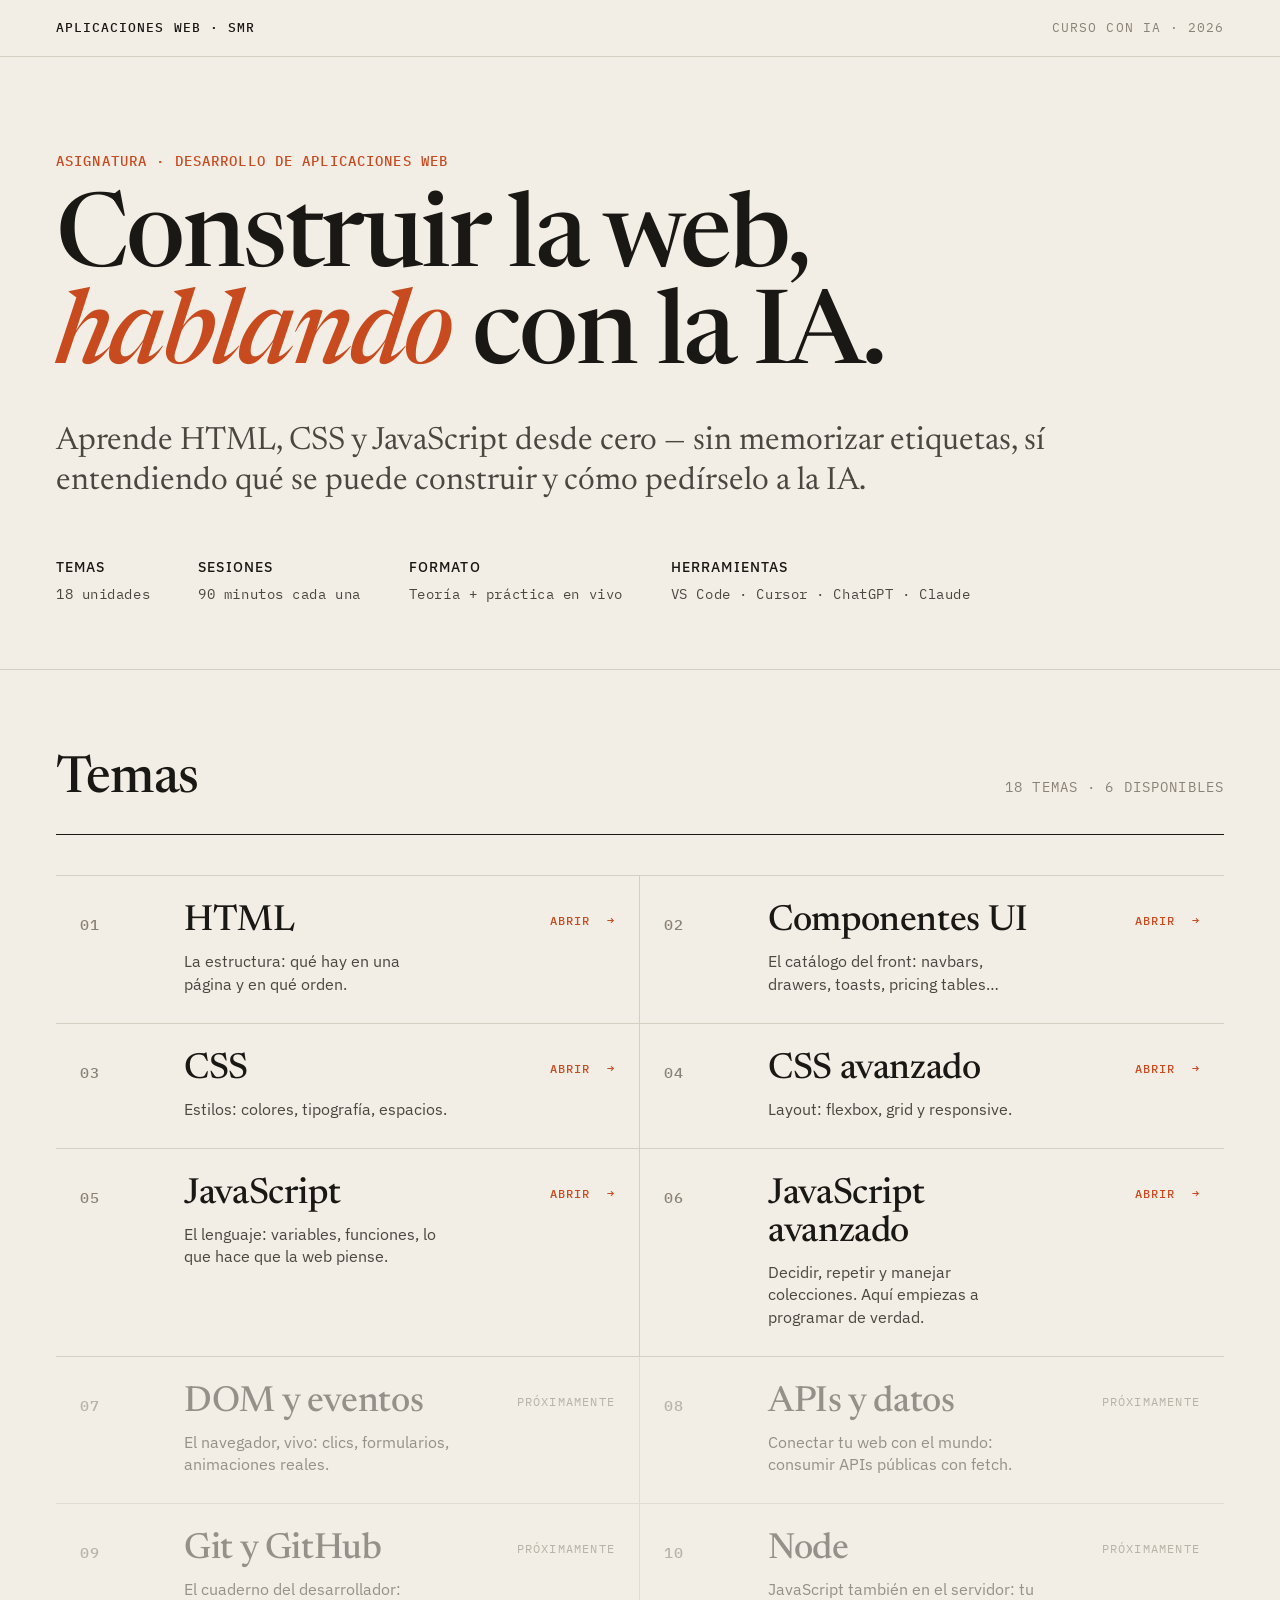
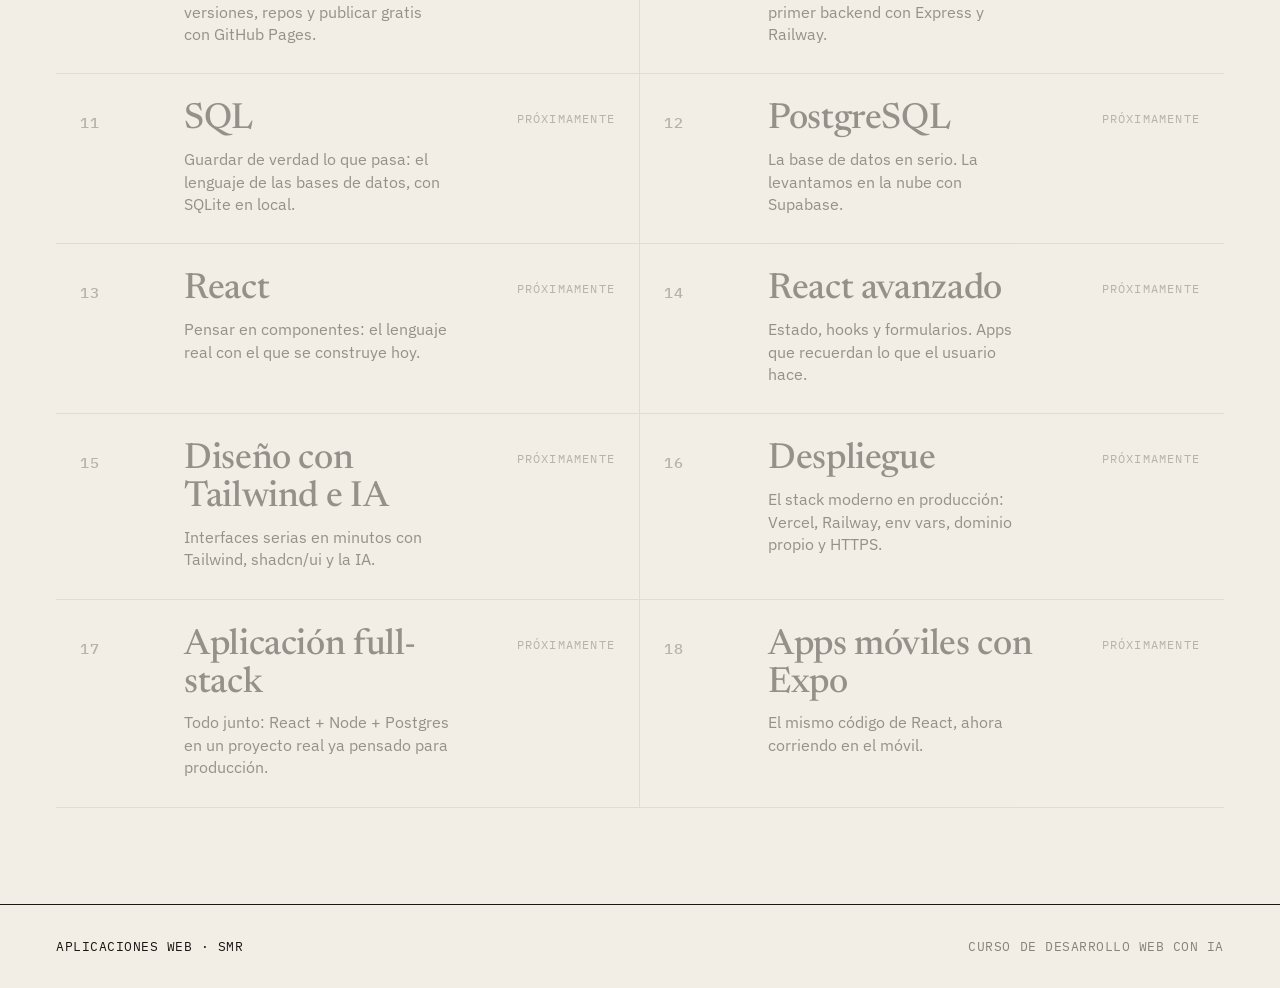
<file: index.html>
<!DOCTYPE html>
<html lang="es">
<head>
<meta charset="UTF-8">
<meta name="viewport" content="width=device-width, initial-scale=1">
<title>Aplicaciones web · SMR — Curso con IA</title>
<link rel="icon" type="image/svg+xml" href="assets/favicon.svg">
<link rel="preconnect" href="https://fonts.googleapis.com">
<link rel="preconnect" href="https://fonts.gstatic.com" crossorigin>
<link href="https://fonts.googleapis.com/css2?family=Newsreader:ital,opsz,wght@0,6..72,400;0,6..72,500;0,6..72,600;1,6..72,400&family=IBM+Plex+Sans:wght@300;400;500;600;700&family=IBM+Plex+Mono:wght@400;500;600&display=swap" rel="stylesheet">
<style>
  :root{
    --bg:#F2EEE5;
    --bg-2:#E8E3D6;
    --ink:#1A1814;
    --ink-2:#4A4640;
    --ink-3:#8A8278;
    --rule:#D4CFC2;
    --accent:#C84A1F;
    --accent-soft:#E8956A;
    --serif: "Newsreader", Georgia, serif;
    --sans: "IBM Plex Sans", system-ui, sans-serif;
    --mono: "IBM Plex Mono", Menlo, monospace;
  }

  *{ box-sizing:border-box; }
  html,body{ margin:0; padding:0; background: var(--bg); color: var(--ink); }
  body{ font-family: var(--sans); font-size: 18px; line-height: 1.5; }

  /* ===== Top bar ===== */
  .topbar{
    border-bottom: 1px solid var(--rule);
    padding: 18px 56px;
    display:flex; justify-content:space-between; align-items:center;
    font-family: var(--mono);
    font-size: 13px;
    text-transform: uppercase;
    letter-spacing: .08em;
    color: var(--ink-3);
  }
  .topbar .left{ color: var(--ink); font-weight: 500; }

  /* ===== Hero ===== */
  .hero{
    padding: 96px 56px 64px;
    border-bottom: 1px solid var(--rule);
    max-width: 1400px;
  }
  .hero .eyebrow{
    font-family: var(--mono);
    font-size: 14px;
    color: var(--accent);
    letter-spacing: .08em;
    text-transform: uppercase;
    margin: 0 0 24px;
    font-weight: 500;
  }
  .hero h1{
    font-family: var(--serif);
    font-weight: 500;
    font-size: clamp(56px, 8vw, 120px);
    line-height: .95;
    letter-spacing: -.025em;
    margin: 0 0 32px;
    text-wrap: balance;
  }
  .hero h1 em{ font-style: italic; color: var(--accent); font-weight: 500; }
  .hero p{
    font-family: var(--serif);
    font-size: clamp(24px, 2.5vw, 36px);
    line-height: 1.25;
    color: var(--ink-2);
    margin: 0;
    max-width: 1100px;
    font-weight: 400;
    text-wrap: pretty;
  }
  .hero .meta-line{
    margin-top: 56px;
    display:flex; gap: 48px; flex-wrap: wrap;
    font-family: var(--mono);
    font-size: 14px;
    color: var(--ink-2);
    letter-spacing: .04em;
  }
  .hero .meta-line span b{
    display:block;
    font-family: var(--sans);
    color: var(--ink);
    font-weight: 500;
    font-size: 14px;
    text-transform: uppercase;
    letter-spacing: .08em;
    margin-bottom: 6px;
  }

  /* ===== Section heading ===== */
  .section{
    padding: 72px 56px 96px;
  }
  .section-head{
    display:flex; justify-content:space-between; align-items:baseline;
    border-bottom: 1px solid var(--ink);
    padding-bottom: 16px;
    margin-bottom: 40px;
  }
  .section-head h2{
    font-family: var(--serif);
    font-size: clamp(36px, 4vw, 56px);
    margin: 0;
    font-weight: 500;
    letter-spacing: -.015em;
  }
  .section-head .count{
    font-family: var(--mono);
    font-size: 14px;
    color: var(--ink-3);
    text-transform: uppercase;
    letter-spacing: .08em;
  }

  /* ===== Tema grid ===== */
  .temas{
    display:grid;
    grid-template-columns: repeat(2, 1fr);
    gap: 0;
    border-top: 1px solid var(--rule);
  }
  @media (max-width: 720px){
    .temas{ grid-template-columns: 1fr; }
  }
  .tema{
    display: grid;
    grid-template-columns: 80px 1fr 140px;
    gap: 24px;
    align-items: baseline;
    padding: 28px 24px;
    border-bottom: 1px solid var(--rule);
    border-right: 1px solid var(--rule);
    color: var(--ink);
    text-decoration: none;
    transition: background .15s ease;
    position: relative;
  }
  .tema:nth-child(2n){ border-right: none; }
  @media (max-width: 720px){
    .tema:nth-child(2n){ border-right: none; }
    .tema{ border-right: none; }
  }

  .tema .num{
    font-family: var(--mono);
    font-size: 15px;
    color: var(--ink-3);
    letter-spacing: .04em;
    font-weight: 500;
  }
  .tema .body .name{
    font-family: var(--serif);
    font-size: 36px;
    line-height: 1.05;
    color: var(--ink);
    font-weight: 500;
    letter-spacing: -.01em;
    margin: 0 0 8px;
    display: block;
  }
  .tema .body .desc{
    font-family: var(--sans);
    font-size: 16px;
    color: var(--ink-2);
    line-height: 1.4;
    margin: 0;
  }
  .tema .status{
    font-family: var(--mono);
    font-size: 12px;
    text-transform: uppercase;
    letter-spacing: .1em;
    color: var(--ink-3);
    text-align: right;
    align-self: start;
    padding-top: 8px;
  }

  /* Available tema */
  .tema.ready{ background: var(--bg); cursor: pointer; }
  .tema.ready:hover{ background: var(--ink); color: var(--bg); }
  .tema.ready:hover .num{ color: var(--accent-soft); }
  .tema.ready:hover .body .name{ color: var(--bg); }
  .tema.ready:hover .body .desc{ color: #C9C2B4; }
  .tema.ready:hover .status{ color: var(--accent-soft); }
  .tema.ready:hover .arrow{ color: var(--accent-soft); transform: translateX(4px); }
  .tema.ready .status{ color: var(--accent); font-weight: 500; }
  .tema.ready .arrow{
    display: inline-block;
    margin-left: 8px;
    font-family: var(--mono);
    transition: transform .15s ease, color .15s ease;
  }

  /* Upcoming tema */
  .tema.upcoming{ opacity: .55; cursor: default; }
  .tema.upcoming .body .name{ color: var(--ink-2); }

  /* ===== Foot ===== */
  footer.foot{
    border-top: 1px solid var(--ink);
    padding: 32px 56px;
    display:flex; justify-content:space-between; align-items:center;
    font-family: var(--mono);
    font-size: 13px;
    color: var(--ink-3);
    letter-spacing: .04em;
    text-transform: uppercase;
  }
  footer.foot .left{ color: var(--ink); }

  @media (max-width: 720px){
    .topbar, .hero, .section, footer.foot{ padding-left: 24px; padding-right: 24px; }
    .hero{ padding-top: 56px; }
    .tema{ grid-template-columns: 56px 1fr; padding: 22px 16px; }
    .tema .status{ grid-column: 1 / -1; text-align: left; padding-top: 4px; padding-left: 80px; }
  }
</style>
</head>
<body>

<div class="topbar">
  <span class="left">Aplicaciones web · SMR</span>
  <span>Curso con IA · 2026</span>
</div>

<section class="hero">
  <p class="eyebrow">Asignatura · Desarrollo de aplicaciones web</p>
  <h1>Construir la web,<br><em>hablando</em> con la IA.</h1>
  <p>Aprende HTML, CSS y JavaScript desde cero — sin memorizar etiquetas, sí entendiendo qué se puede construir y cómo pedírselo a la IA.</p>
  <div class="meta-line">
    <span><b>Temas</b>18 unidades</span>
    <span><b>Sesiones</b>90 minutos cada una</span>
    <span><b>Formato</b>Teoría + práctica en vivo</span>
    <span><b>Herramientas</b>VS Code · Cursor · ChatGPT · Claude</span>
  </div>
</section>

<section class="section">
  <div class="section-head">
    <h2>Temas</h2>
    <span class="count">18 temas · 6 disponibles</span>
  </div>

  <div class="temas">

    <a class="tema ready" href="Tema%201%20-%20HTML.html">
      <span class="num">01</span>
      <div class="body">
        <span class="name">HTML</span>
        <p class="desc">La estructura: qué hay en una página y en qué orden.</p>
      </div>
      <span class="status">Abrir <span class="arrow">→</span></span>
    </a>

    <a class="tema ready" href="Tema%202%20-%20Componentes%20UI.html">
      <span class="num">02</span>
      <div class="body">
        <span class="name">Componentes UI</span>
        <p class="desc">El catálogo del front: navbars, drawers, toasts, pricing tables…</p>
      </div>
      <span class="status">Abrir <span class="arrow">→</span></span>
    </a>

    <a class="tema ready" href="Tema%203%20-%20CSS.html">
      <span class="num">03</span>
      <div class="body">
        <span class="name">CSS</span>
        <p class="desc">Estilos: colores, tipografía, espacios.</p>
      </div>
      <span class="status">Abrir <span class="arrow">→</span></span>
    </a>

    <a class="tema ready" href="Tema%204%20-%20CSS%20avanzado.html">
      <span class="num">04</span>
      <div class="body">
        <span class="name">CSS avanzado</span>
        <p class="desc">Layout: flexbox, grid y responsive.</p>
      </div>
      <span class="status">Abrir <span class="arrow">→</span></span>
    </a>

    <a class="tema ready" href="Tema%205%20-%20JavaScript.html">
      <span class="num">05</span>
      <div class="body">
        <span class="name">JavaScript</span>
        <p class="desc">El lenguaje: variables, funciones, lo que hace que la web piense.</p>
      </div>
      <span class="status">Abrir <span class="arrow">→</span></span>
    </a>

    <a class="tema ready" href="Tema%206%20-%20JavaScript%20avanzado.html">
      <span class="num">06</span>
      <div class="body">
        <span class="name">JavaScript avanzado</span>
        <p class="desc">Decidir, repetir y manejar colecciones. Aquí empiezas a programar de verdad.</p>
      </div>
      <span class="status">Abrir <span class="arrow">→</span></span>
    </a>

    <div class="tema upcoming">
      <span class="num">07</span>
      <div class="body">
        <span class="name">DOM y eventos</span>
        <p class="desc">El navegador, vivo: clics, formularios, animaciones reales.</p>
      </div>
      <span class="status">Próximamente</span>
    </div>

    <div class="tema upcoming">
      <span class="num">08</span>
      <div class="body">
        <span class="name">APIs y datos</span>
        <p class="desc">Conectar tu web con el mundo: consumir APIs públicas con fetch.</p>
      </div>
      <span class="status">Próximamente</span>
    </div>

    <div class="tema upcoming">
      <span class="num">09</span>
      <div class="body">
        <span class="name">Git y GitHub</span>
        <p class="desc">El cuaderno del desarrollador: versiones, repos y publicar gratis con GitHub Pages.</p>
      </div>
      <span class="status">Próximamente</span>
    </div>

    <div class="tema upcoming">
      <span class="num">10</span>
      <div class="body">
        <span class="name">Node</span>
        <p class="desc">JavaScript también en el servidor: tu primer backend con Express y Railway.</p>
      </div>
      <span class="status">Próximamente</span>
    </div>

    <div class="tema upcoming">
      <span class="num">11</span>
      <div class="body">
        <span class="name">SQL</span>
        <p class="desc">Guardar de verdad lo que pasa: el lenguaje de las bases de datos, con SQLite en local.</p>
      </div>
      <span class="status">Próximamente</span>
    </div>

    <div class="tema upcoming">
      <span class="num">12</span>
      <div class="body">
        <span class="name">PostgreSQL</span>
        <p class="desc">La base de datos en serio. La levantamos en la nube con Supabase.</p>
      </div>
      <span class="status">Próximamente</span>
    </div>

    <div class="tema upcoming">
      <span class="num">13</span>
      <div class="body">
        <span class="name">React</span>
        <p class="desc">Pensar en componentes: el lenguaje real con el que se construye hoy.</p>
      </div>
      <span class="status">Próximamente</span>
    </div>

    <div class="tema upcoming">
      <span class="num">14</span>
      <div class="body">
        <span class="name">React avanzado</span>
        <p class="desc">Estado, hooks y formularios. Apps que recuerdan lo que el usuario hace.</p>
      </div>
      <span class="status">Próximamente</span>
    </div>

    <div class="tema upcoming">
      <span class="num">15</span>
      <div class="body">
        <span class="name">Diseño con Tailwind e IA</span>
        <p class="desc">Interfaces serias en minutos con Tailwind, shadcn/ui y la IA.</p>
      </div>
      <span class="status">Próximamente</span>
    </div>

    <div class="tema upcoming">
      <span class="num">16</span>
      <div class="body">
        <span class="name">Despliegue</span>
        <p class="desc">El stack moderno en producción: Vercel, Railway, env vars, dominio propio y HTTPS.</p>
      </div>
      <span class="status">Próximamente</span>
    </div>

    <div class="tema upcoming">
      <span class="num">17</span>
      <div class="body">
        <span class="name">Aplicación full-stack</span>
        <p class="desc">Todo junto: React + Node + Postgres en un proyecto real ya pensado para producción.</p>
      </div>
      <span class="status">Próximamente</span>
    </div>

    <div class="tema upcoming">
      <span class="num">18</span>
      <div class="body">
        <span class="name">Apps móviles con Expo</span>
        <p class="desc">El mismo código de React, ahora corriendo en el móvil.</p>
      </div>
      <span class="status">Próximamente</span>
    </div>

  </div>
</section>

<footer class="foot">
  <span class="left">Aplicaciones web · SMR</span>
  <span>Curso de desarrollo web con IA</span>
</footer>

</body>
</html>
</file>
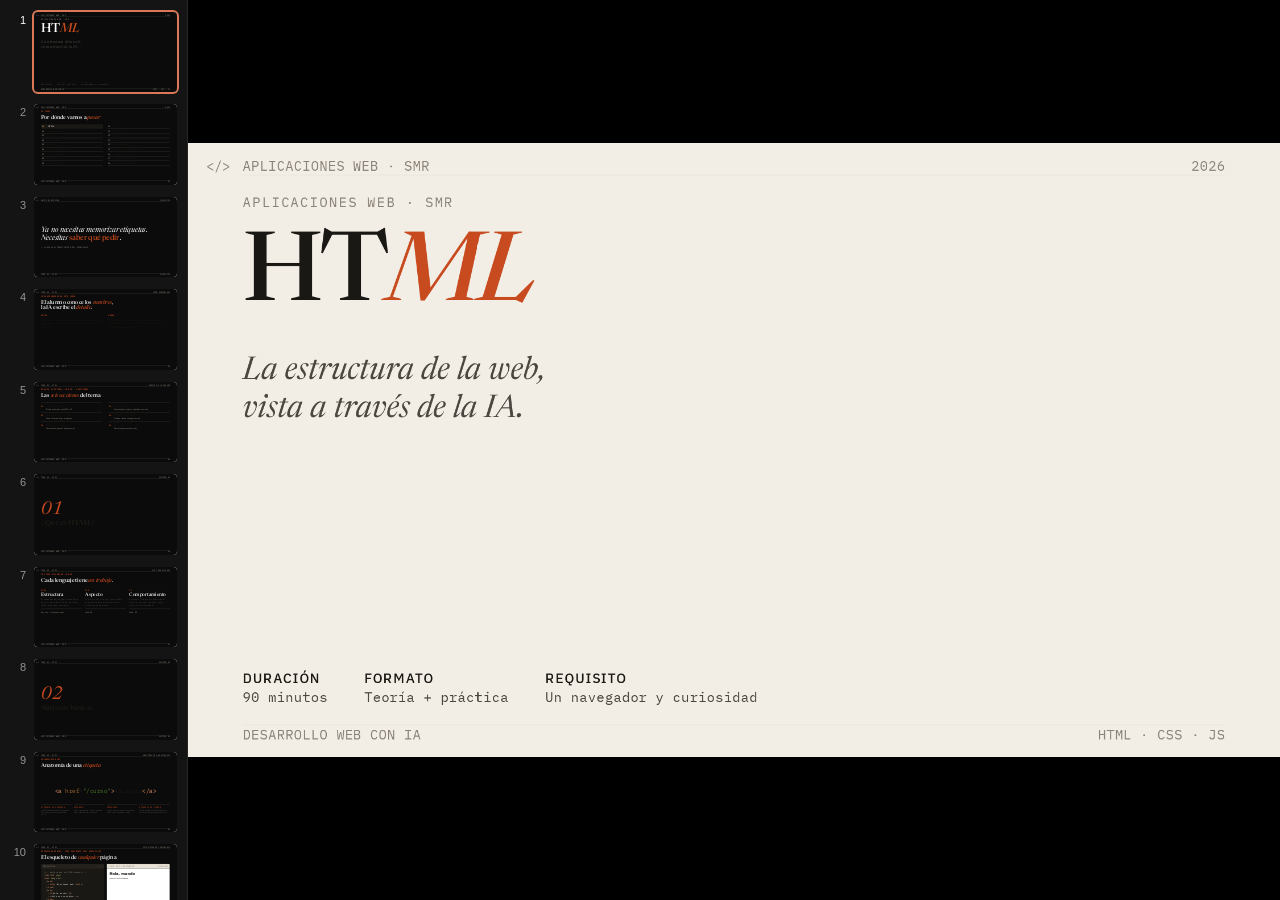
<file: Tema 1 - HTML.html>
<!DOCTYPE html>
<html lang="es">
<head>
<meta charset="UTF-8">
<title>Curso Web con IA · Tema 1 — HTML</title>
<link rel="icon" type="image/svg+xml" href="assets/favicon.svg">
<link rel="preconnect" href="https://fonts.googleapis.com">
<link rel="preconnect" href="https://fonts.gstatic.com" crossorigin>
<link href="https://fonts.googleapis.com/css2?family=Newsreader:ital,opsz,wght@0,6..72,400;0,6..72,500;0,6..72,600;1,6..72,400&family=IBM+Plex+Sans:wght@300;400;500;600;700&family=IBM+Plex+Mono:wght@400;500;600&display=swap" rel="stylesheet">
<link rel="stylesheet" href="assets/css/base.css">
<script src="deck-stage.js"></script>
<style>
  /* ===== Two col concept ===== */
  .two-col{
    display:grid;
    grid-template-columns: 1fr 1fr;
    gap: 80px;
    margin-top: 0;
  }
  .col h3{
    font-family: var(--mono);
    font-size: var(--type-small);
    text-transform: uppercase;
    letter-spacing: .08em;
    color: var(--accent);
    margin: 0 0 16px;
    font-weight: 500;
  }
  .col p{
    font-family: var(--serif);
    font-size: 40px;
    line-height: 1.25;
    margin: 0;
    color: var(--ink);
    font-weight: 400;
  }

  /* ===== Three col pillars ===== */
  .three-col{
    display:grid;
    grid-template-columns: 1fr 1fr 1fr;
    gap: 48px;
    margin-top: 0;
  }
  .pillar{
    border-top: 2px solid var(--ink);
    padding-top: 28px;
    display:flex; flex-direction:column;
  }
  .pillar .lang{
    font-family: var(--mono);
    font-size: var(--type-small);
    color: var(--accent);
    letter-spacing: .08em;
    text-transform: uppercase;
    font-weight: 500;
  }
  .pillar h4{
    font-family: var(--serif);
    font-size: 64px;
    margin: 8px 0 16px;
    font-weight: 500;
    letter-spacing: -.01em;
  }
  .pillar p{
    font-family: var(--sans);
    font-size: var(--type-body);
    color: var(--ink-2);
    line-height: 1.35;
    margin: 0;
  }
  .pillar .role{
    font-family: var(--mono);
    font-size: var(--type-small);
    color: var(--ink-3);
    margin-top: 24px;
    padding-top: 24px;
    border-top: 1px solid var(--rule);
  }

  /* ===== Code + Render ===== */
  .split{
    display:grid;
    grid-template-columns: 1fr 1fr;
    gap: 32px;
    flex: 1;
    min-height: 0;
  }
  .split-tall{ grid-template-rows: auto 1fr; }
  .pane{
    border: 1px solid var(--rule);
    display:flex; flex-direction:column;
    overflow: hidden;
  }
  .pane-head{
    font-family: var(--mono);
    font-size: var(--type-tiny);
    text-transform: uppercase;
    letter-spacing: .1em;
    padding: 14px 22px;
    border-bottom: 1px solid var(--rule);
    color: var(--ink-3);
    background: var(--bg-2);
    display:flex; justify-content:space-between; align-items:center;
  }
  .pane-head .dots{ color: var(--ink-3); letter-spacing: 2px; }
  .pane-body{
    flex: 1;
    overflow: hidden;
    padding: 28px 32px;
  }
  .pane.code{ background: var(--code-bg); border-color: var(--code-bg); }
  .pane.code .pane-head{ background: #24211C; border-color: #34302A; color: #8A8278; }
  .pane.code .pane-body{
    font-family: var(--mono);
    font-size: var(--type-code);
    line-height: 1.55;
    color: var(--code-text);
    white-space: pre;
    tab-size: 2;
  }
  .pane.render .pane-head{ background: var(--bg-2); }
  .pane.render .pane-body{ background: #ffffff; padding: 32px 36px; }

  .tag-name{ color: var(--code-tag); }
  .tag-punct{ color: #8A8278; }
  .attr-name{ color: var(--code-attr); }
  .attr-val{ color: var(--code-string); }
  .txt{ color: var(--code-text); }
  .com{ color: var(--code-comment); font-style: italic; }

  /* Browser-y render content base styles */
  .render-body{
    font-family: -apple-system, "Segoe UI", system-ui, sans-serif;
    color: #111;
    font-size: 26px;
    line-height: 1.45;
  }
  .render-body h1{ font-size: 48px; margin: 0 0 14px; font-weight: 700;}
  .render-body h2{ font-size: 36px; margin: 22px 0 10px; font-weight: 700;}
  .render-body h3{ font-size: 28px; margin: 16px 0 8px; font-weight: 700;}
  .render-body p{ margin: 0 0 14px; font-size: 26px; }
  .render-body ul, .render-body ol{ margin: 0 0 14px; padding-left: 32px;}
  .render-body li{ margin: 4px 0; font-size: 26px;}
  .render-body a{ color: #1A4FCC; text-decoration: underline; }
  .render-body img.placeholder{
    display:block; width: 200px; height: 120px;
    background: #ddd; color: #888;
    display: flex; align-items: center; justify-content: center;
    font-family: var(--mono); font-size: 16px;
  }

  /* ===== Anatomy diagram ===== */
  .anatomy{
    display:flex; flex-direction:column; justify-content:center; align-items:center;
    flex:1;
  }
  .anatomy .specimen{
    font-family: var(--mono);
    font-size: 80px;
    color: var(--ink);
    letter-spacing: -.01em;
    position: relative;
    padding: 60px 0;
  }
  .anatomy .specimen .t1, .anatomy .specimen .t2{ color: var(--code-tag); }
  .anatomy .specimen .a{ color: #A06A2F; }
  .anatomy .specimen .v{ color: #4A7A2A; }
  .anatomy .specimen .c{ color: var(--ink); }
  .annot{
    font-family: var(--mono);
    font-size: var(--type-small);
    color: var(--ink-3);
    letter-spacing: .04em;
    text-transform: uppercase;
  }
  .anatomy-legend{
    margin-top: 80px;
    display:grid; grid-template-columns: repeat(4, 1fr); gap: 32px;
    width: 100%;
  }
  .anatomy-legend > div{
    border-top: 1px solid var(--rule);
    padding-top: 16px;
  }
  .anatomy-legend .label{
    font-family: var(--mono);
    color: var(--accent);
    font-size: var(--type-tiny);
    letter-spacing: .08em;
    text-transform: uppercase;
    margin-bottom: 6px;
  }
  .anatomy-legend .desc{
    font-family: var(--sans);
    font-size: var(--type-small);
    color: var(--ink-2);
    line-height: 1.35;
  }

  /* ===== Use cases table ===== */
  .usecases{
    margin-top: 12px;
    border-top: 1px solid var(--ink);
  }
  .usecase-row{
    display:grid;
    grid-template-columns: 240px 1fr 1fr;
    gap: 48px;
    border-bottom: 1px solid var(--rule);
    padding: 28px 0;
    align-items: baseline;
  }
  .usecase-row .tag{
    font-family: var(--mono);
    font-size: 36px;
    color: var(--accent);
    font-weight: 500;
  }
  .usecase-row .what{
    font-family: var(--serif);
    font-size: 32px;
    line-height: 1.25;
    color: var(--ink);
  }
  .usecase-row .where{
    font-family: var(--sans);
    font-size: var(--type-small);
    color: var(--ink-3);
    line-height: 1.35;
  }

  /* ===== Semantic page diagram ===== */
  .pagemap{
    flex:1; display:flex; gap: 48px; min-height: 0;
  }
  .pagemap .canvas{
    flex: 1.3;
    border: 1px solid var(--ink);
    display:grid;
    grid-template-rows: 80px 56px 1fr 1fr 80px;
    overflow: hidden;
  }
  .pagemap .canvas .block{
    border-bottom: 1px solid var(--ink);
    display:flex; align-items:center; padding: 0 28px;
    font-family: var(--mono); font-size: var(--type-small);
    color: var(--ink);
    background: var(--bg);
  }
  .pagemap .canvas .block:last-child{ border-bottom:none; }
  .pagemap .canvas .block.dark-block{ background: var(--ink); color: var(--bg); }
  .pagemap .canvas .block.accent-block{ background: var(--accent); color: var(--bg); }
  .pagemap .canvas .row2{
    display:grid; grid-template-columns: 1fr 1fr; border-bottom:1px solid var(--ink);
  }
  .pagemap .canvas .row2 .block{ border-bottom:none; border-right: 1px solid var(--ink); }
  .pagemap .canvas .row2 .block:last-child{ border-right:none; }

  .pagemap .legend{ flex: 1; }
  .pagemap .legend ul{ list-style:none; margin:0; padding:0; }
  .pagemap .legend li{
    display:grid; grid-template-columns: 200px 1fr;
    gap: 24px;
    border-top: 1px solid var(--rule);
    padding: 16px 0;
    align-items: baseline;
  }
  .pagemap .legend li:last-child{ border-bottom: 1px solid var(--rule); }
  .pagemap .legend code{
    font-family: var(--mono);
    color: var(--accent);
    font-size: var(--type-small);
    font-weight: 500;
  }
  .pagemap .legend span{
    font-family: var(--sans);
    font-size: var(--type-small);
    color: var(--ink-2);
    line-height: 1.35;
  }

  /* ===== Vocabulary grid ===== */
  .vocab{
    display:grid;
    grid-template-columns: repeat(4, 1fr);
    gap: 1px;
    background: var(--rule);
    border: 1px solid var(--rule);
    margin-top: 8px;
  }
  .vocab .term{
    background: var(--bg);
    padding: 28px 28px;
    display:flex; flex-direction:column; gap: 6px;
    min-height: 140px;
  }
  .vocab .term .name{
    font-family: var(--serif);
    font-size: 36px;
    color: var(--ink);
    font-weight: 500;
    line-height: 1;
  }
  .vocab .term .es{
    font-family: var(--mono);
    font-size: var(--type-tiny);
    color: var(--accent);
    letter-spacing: .04em;
    text-transform: uppercase;
  }
  .vocab .term .desc{
    font-family: var(--sans);
    font-size: 24px;
    color: var(--ink-2);
    line-height: 1.3;
    margin-top: 4px;
  }

  /* ===== Prompt comparison ===== */
  .prompts{
    display:grid; grid-template-columns: 1fr 1fr; gap: 40px;
    margin-top: 12px;
  }
  .prompt-card{
    border: 1px solid var(--rule);
    padding: 36px;
    display:flex; flex-direction:column;
    background: var(--bg);
  }
  .prompt-card.bad{ border-top: 4px solid #8A8278; }
  .prompt-card.good{ border-top: 4px solid var(--accent); }
  .prompt-card .label{
    font-family: var(--mono);
    font-size: var(--type-tiny);
    letter-spacing: .12em;
    text-transform: uppercase;
    color: var(--ink-3);
    margin-bottom: 16px;
  }
  .prompt-card.good .label{ color: var(--accent); }
  .prompt-card .quote{
    font-family: var(--serif);
    font-size: 30px;
    line-height: 1.3;
    color: var(--ink);
    margin: 0 0 24px;
    font-style: italic;
  }
  .prompt-card .why{
    margin-top:auto;
    font-family: var(--sans);
    font-size: var(--type-small);
    color: var(--ink-2);
    border-top: 1px solid var(--rule);
    padding-top: 16px;
    line-height: 1.4;
  }

  /* ===== Challenge slide ===== */
  .challenge .frame{ padding: 0; }
  .challenge-grid{
    display:grid;
    grid-template-columns: 1.4fr 1fr;
    gap: 80px;
    flex: 1;
    min-height: 0;
  }
  .challenge-left{ display:flex; flex-direction:column; }
  .challenge-left .brief{
    font-family: var(--serif);
    font-size: 40px;
    line-height: 1.3;
    color: var(--ink);
    margin: 0 0 40px;
    max-width: 900px;
  }
  .challenge-left .specs{
    border-top: 1px solid var(--ink);
    margin-top: auto;
  }
  .challenge-left .spec-row{
    display:grid; grid-template-columns: 240px 1fr;
    padding: 18px 0;
    border-bottom: 1px solid var(--rule);
    align-items: baseline;
    gap: 24px;
  }
  .challenge-left .spec-row .k{
    font-family: var(--mono);
    font-size: var(--type-tiny);
    color: var(--ink-3);
    letter-spacing: .08em;
    text-transform: uppercase;
  }
  .challenge-left .spec-row .v{
    font-family: var(--sans);
    font-size: var(--type-small);
    color: var(--ink);
    line-height: 1.35;
  }
  .challenge-right{
    background: var(--ink);
    color: var(--bg);
    padding: 48px;
    display:flex; flex-direction:column;
  }
  .challenge-right .stamp{
    font-family: var(--mono);
    font-size: var(--type-tiny);
    letter-spacing: .12em;
    text-transform: uppercase;
    color: var(--accent-soft);
    margin-bottom: 24px;
  }
  .challenge-right h2{
    font-family: var(--serif);
    font-size: 56px;
    line-height: 1.05;
    margin: 0 0 32px;
    font-weight: 500;
    letter-spacing: -.01em;
  }
  .challenge-right ul{
    list-style: none; margin: 0; padding: 0;
  }
  .challenge-right ul li{
    font-family: var(--sans);
    font-size: var(--type-small);
    line-height: 1.4;
    padding: 14px 0;
    border-bottom: 1px solid #34302A;
    color: #D9D2C0;
    display: grid; grid-template-columns: 32px 1fr; gap: 12px;
  }
  .challenge-right ul li::before{
    content: "□";
    color: var(--accent-soft);
    font-family: var(--mono);
  }
  .challenge-right .footer-note{
    margin-top:auto; padding-top: 32px;
    font-family: var(--mono); font-size: var(--type-tiny);
    color: #8A8278; letter-spacing: .04em;
  }

  /* ===== Closing ===== */
  .closing .display{
    font-family: var(--serif);
    font-size: 128px;
    line-height: .95;
    margin: 0;
    letter-spacing: -.03em;
    font-weight: 500;
  }
  .closing .display em{ font-style: italic; color: var(--accent); font-weight: 500; }
  .closing .next{
    margin-top: auto;
    display:grid; grid-template-columns: 1fr 1fr; gap: 80px;
    border-top: 1px solid var(--ink);
    padding-top: 40px;
  }
  .closing .next .k{
    font-family: var(--mono); font-size: var(--type-tiny);
    letter-spacing: .12em; text-transform: uppercase;
    color: var(--ink-3); margin-bottom: 12px;
  }
  .closing .next .v{
    font-family: var(--serif); font-size: 40px;
    line-height: 1.2; color: var(--ink);
  }

  /* Prompt anatomy slide */
  .prompt-anatomy{
    background: var(--ink);
    color: var(--code-fg);
    padding: 40px 48px;
    font-family: var(--mono);
    font-size: var(--type-small);
    line-height: 1.7;
    margin-top: 8px;
    border-left: 4px solid var(--accent);
  }
  .prompt-anatomy .label-tag{
    color: var(--accent-soft); font-weight: 500;
    display: inline-block;
    width: 200px;
  }
  .prompt-anatomy .text{ color: #D9D2C0; }

  /* Big quote slide */
  .quote-slide{ display:flex; flex-direction:column; justify-content:center; }
  .quote-slide blockquote{
    font-family: var(--serif);
    font-style: italic;
    font-size: 100px;
    line-height: 1.05;
    margin: 0;
    letter-spacing: -.02em;
    font-weight: 400;
    max-width: 1500px;
  }
  .quote-slide blockquote .ac{ color: var(--accent); font-style: normal; font-weight: 500; }
  .quote-slide cite{
    margin-top: 56px;
    font-family: var(--mono);
    font-size: var(--type-small);
    font-style: normal;
    color: var(--ink-3);
    letter-spacing: .08em;
    text-transform: uppercase;
  }

  /* Tags-text slide bigger code */
  .code-big .pane-body{ font-size: 30px; line-height: 1.6; }

  /* ===== Void elements slide ===== */
  .voidlist{
    display:grid; grid-template-columns: 1fr 1fr;
    gap: 64px;
    border-top: 1px solid var(--ink);
    margin-top: 4px;
  }
  .voidlist > div{ padding-top: 28px; }
  .voidlist h3{
    font-family: var(--mono);
    font-size: var(--type-small);
    color: var(--accent);
    text-transform: uppercase;
    letter-spacing: .08em;
    margin: 0 0 10px;
    font-weight: 500;
  }
  .voidlist .sub{
    font-family: var(--sans);
    font-size: 26px;
    color: var(--ink-2);
    margin: 0 0 24px;
    line-height: 1.3;
  }
  .voidlist ul{ list-style: none; margin: 0; padding: 0; }
  .voidlist ul li{
    display: grid;
    grid-template-columns: 220px 1fr;
    padding: 14px 0;
    border-bottom: 1px solid var(--rule);
    align-items: baseline;
    gap: 16px;
  }
  .voidlist ul li code{
    font-family: var(--mono);
    color: var(--accent);
    font-size: 30px;
    font-weight: 500;
  }
  .voidlist ul li span{
    font-family: var(--sans);
    font-size: 26px;
    color: var(--ink-2);
  }
  .voidlist .more{
    font-family: var(--mono);
    font-size: 26px;
    color: var(--ink-3);
    margin-top: 16px;
    line-height: 1.4;
  }
  .void-note{
    margin-top: 24px;
    background: var(--ink); color: var(--code-fg);
    padding: 20px 32px;
    font-family: var(--mono);
    font-size: 26px;
    line-height: 1.5;
    border-left: 4px solid var(--accent);
  }
  .void-note code{ color: var(--code-tag); font-family: var(--mono); }
  .void-note strong{ color: var(--accent-soft); font-weight: 500; }

  .syllabus li:last-child{ border-bottom: none; }

  /* ===== Syllabus / mapa de la asignatura ===== */
  .syllabus{
    list-style: none; margin: 0; padding: 0;
    border-top: 1px solid var(--ink);
    margin-top: 4px;
  }
  .syllabus li{
    display: grid;
    grid-template-columns: 90px 420px 1fr 200px;
    gap: 32px;
    align-items: baseline;
    border-bottom: 1px solid var(--rule);
    padding: 22px 8px;
  }
  .syllabus .num{
    font-family: var(--mono);
    color: var(--ink-3);
    font-size: 28px;
    font-weight: 500;
    letter-spacing: .02em;
  }
  .syllabus .name{
    font-family: var(--serif);
    color: var(--ink);
    font-size: 42px;
    line-height: 1;
    font-weight: 500;
    letter-spacing: -.01em;
  }
  .syllabus .desc{
    font-family: var(--sans);
    color: var(--ink-2);
    font-size: 28px;
    line-height: 1.3;
  }
  .syllabus .here{
    font-family: var(--mono);
    color: var(--ink-3);
    font-size: 24px;
    text-transform: uppercase;
    letter-spacing: .08em;
    text-align: right;
  }
  .syllabus li.current{
    background: var(--ink);
    margin: 0 -16px;
    padding: 24px 24px;
    border-bottom: 1px solid var(--ink);
  }
  .syllabus li.current .num{ color: var(--accent-soft); }
  .syllabus li.current .name{ color: var(--bg); font-style: italic; }
  .syllabus li.current .desc{ color: #C9C2B4; }
  .syllabus li.current .here{ color: var(--accent-soft); }

  /* 2-column variant for 18-tema syllabus */
  .syllabus.cols-2{
    display: grid;
    grid-template-columns: 1fr 1fr;
    grid-template-rows: repeat(9, auto);
    grid-auto-flow: column;
    column-gap: 64px;
    border-top: 1px solid var(--ink);
    margin-top: 4px;
    list-style: none;
    padding: 0;
  }
  .syllabus.cols-2 li{
    display: grid;
    grid-template-columns: 56px 1fr;
    gap: 18px;
    align-items: baseline;
    border-bottom: 1px solid var(--rule);
    padding: 14px 8px;
    margin: 0;
  }
  .syllabus.cols-2 .num{ font-size: 22px; }
  .syllabus.cols-2 .name{ font-size: 30px; line-height: 1.05; }
  .syllabus.cols-2 .desc{ display: none; }
  .syllabus.cols-2 .here{ display: none; }
  .syllabus.cols-2 li.current{
    background: var(--ink);
    margin: 0;
    padding: 14px 14px;
    border-bottom: 1px solid var(--ink);
  }
</style>
</head>
<body>

<deck-stage width="1920" height="1080">

  <!-- ============ 01 PORTADA ============ -->
  <section data-label="01 Portada">
    <div class="chrome"></div>
    <a class="home-corner" href="index.html" title="Volver al índice">&lt;/&gt;</a>
    <div class="meta"><span>Aplicaciones web · SMR</span><span>2026</span></div>
    <div class="frame cover">
      <div class="kicker">Aplicaciones web · SMR</div>
      <h1 class="display">HT<em>ML</em></h1>
      <p class="sub">La estructura de la web,<br>vista a través de la IA.</p>
      <div class="stamp">
        <span><b>Duración</b>90 minutos</span>
        <span><b>Formato</b>Teoría + práctica</span>
        <span><b>Requisito</b>Un navegador y curiosidad</span>
      </div>
    </div>
    <div class="meta-foot"><span>Desarrollo Web con IA</span><span>HTML · CSS · JS</span></div>
  </section>

  <!-- ============ MAPA DE LA ASIGNATURA ============ -->
  <section data-label="Mapa de la asignatura">
    <div class="chrome"></div>
    <a class="home-corner" href="index.html" title="Volver al índice">&lt;/&gt;</a>
    <div class="meta"><span>Aplicaciones web · SMR</span><span>Mapa</span></div>
    <div class="frame">
      <p class="eyebrow">18 temas</p>
      <h1 class="title">Por dónde vamos a <em>pasar</em></h1>
      <ol class="syllabus cols-2">
        <li class="current"><span class="num">01</span><span class="name">HTML</span></li>
        <li><span class="num">02</span><span class="name">Componentes UI</span></li>
        <li><span class="num">03</span><span class="name">CSS</span></li>
        <li><span class="num">04</span><span class="name">CSS avanzado</span></li>
        <li><span class="num">05</span><span class="name">JavaScript</span></li>
        <li><span class="num">06</span><span class="name">JavaScript avanzado</span></li>
        <li><span class="num">07</span><span class="name">DOM y eventos</span></li>
        <li><span class="num">08</span><span class="name">APIs y datos</span></li>
        <li><span class="num">09</span><span class="name">Git y GitHub</span></li>
        <li><span class="num">10</span><span class="name">Node</span></li>
        <li><span class="num">11</span><span class="name">SQL</span></li>
        <li><span class="num">12</span><span class="name">PostgreSQL</span></li>
        <li><span class="num">13</span><span class="name">React</span></li>
        <li><span class="num">14</span><span class="name">React avanzado</span></li>
        <li><span class="num">15</span><span class="name">Diseño con Tailwind e IA</span></li>
        <li><span class="num">16</span><span class="name">Despliegue</span></li>
        <li><span class="num">17</span><span class="name">Aplicación full-stack</span></li>
        <li><span class="num">18</span><span class="name">Apps móviles con Expo</span></li>
      </ol>
    </div>
    <div class="meta-foot"><span>Aplicaciones web · SMR</span><span>02</span></div>
  </section>

  <!-- ============ 02 FILOSOFÍA ============ -->
  <section data-label="02 Filosofia">
    <div class="chrome"></div>
    <a class="home-corner" href="index.html" title="Volver al índice">&lt;/&gt;</a>
    <div class="meta"><span>Antes de empezar</span><span>Filosofía</span></div>
    <div class="frame quote-slide">
      <blockquote>
        Ya no necesitas memorizar etiquetas.<br>
        Necesitas <span class="ac">saber qué pedir</span>.
      </blockquote>
      <cite>— La nueva alfabetización del desarrollo</cite>
    </div>
    <div class="meta-foot"><span>Tema 01 · HTML</span><span>Filosofía</span></div>
  </section>

  <!-- ============ 03 CÓMO APRENDEMOS ============ -->
  <section data-label="03 Como aprendemos">
    <div class="chrome"></div>
    <a class="home-corner" href="index.html" title="Volver al índice">&lt;/&gt;</a>
    <div class="meta"><span>Tema 01 · HTML</span><span>Cómo aprendemos</span></div>
    <div class="frame">
      <p class="eyebrow">Cómo aprendemos en este curso</p>
      <h1 class="title">El alumno conoce los <em>nombres</em>,<br>la IA escribe el <em>detalle</em>.</h1>
      <div class="two-col">
        <div class="col">
          <h3>Antes</h3>
          <p>Memorizabas cada etiqueta, cada atributo, cada propiedad CSS. Buscar en Stack Overflow era el día a día.</p>
        </div>
        <div class="col">
          <h3>Ahora</h3>
          <p>Reconoces los bloques de una página y sabes describirlos. La IA traduce esa descripción a código en segundos.</p>
        </div>
      </div>
    </div>
    <div class="meta-foot"><span>Aplicaciones web · SMR</span><span>04</span></div>
  </section>

  <!-- ============ 04 ÍNDICE ============ -->
  <section data-label="04 Indice">
    <div class="chrome"></div>
    <a class="home-corner" href="index.html" title="Volver al índice">&lt;/&gt;</a>
    <div class="meta"><span>Tema 01 · HTML</span><span>Índice de la sesión</span></div>
    <div class="frame">
      <p class="eyebrow">Mapa de la sesión — 90 min · 6 secciones</p>
      <h1 class="title">Las <em>seis secciones</em> del tema</h1>
      <div class="index-grid">
        <div class="index-item"><span class="n">01</span><div class="t">¿Qué es HTML?<small>El sitio que ocupa entre CSS y JS</small></div></div>
        <div class="index-item"><span class="n">02</span><div class="t">Sintaxis básica<small>Anatomía, estructura y etiquetas sin cierre</small></div></div>
        <div class="index-item"><span class="n">03</span><div class="t">Etiquetas de contenido<small>Texto, listas, enlaces, imágenes</small></div></div>
        <div class="index-item"><span class="n">04</span><div class="t">HTML semántico<small>El mapa real de una página web</small></div></div>
        <div class="index-item"><span class="n">05</span><div class="t">Trabajar con la IA<small>Cómo se compone un buen prompt</small></div></div>
        <div class="index-item"><span class="n">06</span><div class="t">Práctica<small>Dos retos para construir hoy</small></div></div>
      </div>
    </div>
    <div class="meta-foot"><span>Aplicaciones web · SMR</span><span>05</span></div>
  </section>

  <!-- ============ 05 SECTION BREAK: ¿Qué es HTML? ============ -->
  <section data-label="05 Seccion · Que es HTML">
    <div class="chrome"></div>
    <a class="home-corner" href="index.html" title="Volver al índice">&lt;/&gt;</a>
    <div class="meta"><span>Tema 01 · HTML</span><span>Sección 01</span></div>
    <div class="frame sect">
      <div class="num">01</div>
      <h2 class="name">¿Qué es HTML?</h2>
    </div>
    <div class="meta-foot"><span>Aplicaciones web · SMR</span><span>06</span></div>
  </section>

  <!-- ============ 06 LOS TRES PILARES ============ -->
  <section data-label="06 HTML CSS JS">
    <div class="chrome"></div>
    <a class="home-corner" href="index.html" title="Volver al índice">&lt;/&gt;</a>
    <div class="meta"><span>Tema 01 · HTML</span><span>Los tres pilares</span></div>
    <div class="frame">
      <p class="eyebrow">Los tres pilares de la web</p>
      <h1 class="title">Cada lenguaje tiene <em>un trabajo</em>.</h1>
      <div class="three-col">
        <div class="pillar">
          <div class="lang">HTML</div>
          <h4>Estructura</h4>
          <p>El esqueleto de la página. Decide qué hay y en qué orden: títulos, párrafos, listas, imágenes, secciones.</p>
          <div class="role">Hoy nos centramos aquí</div>
        </div>
        <div class="pillar">
          <div class="lang">CSS</div>
          <h4>Aspecto</h4>
          <p>La piel y la ropa. Colores, tipografías, espacios, columnas, animaciones. Cómo se ve y se mueve.</p>
          <div class="role">Tema 02</div>
        </div>
        <div class="pillar">
          <div class="lang">JS</div>
          <h4>Comportamiento</h4>
          <p>El cerebro. Qué pasa cuando alguien hace clic, escribe, arrastra o carga datos. La interactividad.</p>
          <div class="role">Tema 03</div>
        </div>
      </div>
    </div>
    <div class="meta-foot"><span>Aplicaciones web · SMR</span><span>07</span></div>
  </section>

  <!-- ============ SECTION BREAK 02 · SINTAXIS BÁSICA ============ -->
  <section data-label="Seccion 02 Sintaxis basica">
    <div class="chrome"></div>
    <a class="home-corner" href="index.html" title="Volver al índice">&lt;/&gt;</a>
    <div class="meta"><span>Tema 01 · HTML</span><span>Sección 02</span></div>
    <div class="frame sect">
      <div class="num">02</div>
      <h2 class="name">Sintaxis básica.</h2>
    </div>
    <div class="meta-foot"><span>Aplicaciones web · SMR</span><span>Sección 02</span></div>
  </section>

  <!-- ============ 07 ANATOMÍA DE UNA ETIQUETA ============ -->
  <section data-label="07 Anatomia etiqueta">
    <div class="chrome"></div>
    <a class="home-corner" href="index.html" title="Volver al índice">&lt;/&gt;</a>
    <div class="meta"><span>Tema 01 · HTML</span><span>Anatomía de una etiqueta</span></div>
    <div class="frame">
      <p class="eyebrow">Vocabulario base</p>
      <h1 class="title">Anatomía de una <em>etiqueta</em></h1>
      <div class="anatomy">
        <div class="specimen">
          <span class="t1">&lt;a</span>
          <span class="a"> href</span><span class="c">=</span><span class="v">"/curso"</span><span class="t1">&gt;</span><span class="c">Apúntate</span><span class="t2">&lt;/a&gt;</span>
        </div>
        <div class="anatomy-legend">
          <div>
            <div class="label">Etiqueta de apertura</div>
            <div class="desc">Indica dónde empieza el elemento. Casi siempre con su gemela de cierre.</div>
          </div>
          <div>
            <div class="label">Atributo</div>
            <div class="desc">Información extra sobre la etiqueta. Aquí: a dónde lleva el enlace.</div>
          </div>
          <div>
            <div class="label">Contenido</div>
            <div class="desc">Lo que el usuario verá en pantalla. Texto, otras etiquetas o nada.</div>
          </div>
          <div>
            <div class="label">Etiqueta de cierre</div>
            <div class="desc">Marca dónde termina el elemento. Lleva una barra antes del nombre.</div>
          </div>
        </div>
      </div>
    </div>
    <div class="meta-foot"><span>Aplicaciones web · SMR</span><span>09</span></div>
  </section>

  <!-- ============ 08 ESTRUCTURA MÍNIMA · CÓDIGO + RENDER ============ -->
  <section data-label="08 Estructura minima">
    <div class="chrome"></div>
    <a class="home-corner" href="index.html" title="Volver al índice">&lt;/&gt;</a>
    <div class="meta"><span>Tema 01 · HTML</span><span>Estructura del documento</span></div>
    <div class="frame">
      <p class="eyebrow">Estructura mínima · todo documento HTML empieza así</p>
      <h1 class="title">El esqueleto de <em>cualquier</em> página</h1>
      <div class="split">
        <div class="pane code">
          <div class="pane-head"><span>index.html</span><span class="dots">• • •</span></div>
<div class="pane-body"><span class="com">&lt;!-- declara que es HTML moderno --&gt;</span>
<span class="tag-punct">&lt;</span><span class="tag-name">!DOCTYPE</span> <span class="attr-val">html</span><span class="tag-punct">&gt;</span>
<span class="tag-punct">&lt;</span><span class="tag-name">html</span> <span class="attr-name">lang</span>=<span class="attr-val">"es"</span><span class="tag-punct">&gt;</span>
  <span class="tag-punct">&lt;</span><span class="tag-name">head</span><span class="tag-punct">&gt;</span>
    <span class="tag-punct">&lt;</span><span class="tag-name">title</span><span class="tag-punct">&gt;</span>Mi primera web<span class="tag-punct">&lt;/</span><span class="tag-name">title</span><span class="tag-punct">&gt;</span>
  <span class="tag-punct">&lt;/</span><span class="tag-name">head</span><span class="tag-punct">&gt;</span>
  <span class="tag-punct">&lt;</span><span class="tag-name">body</span><span class="tag-punct">&gt;</span>
    <span class="tag-punct">&lt;</span><span class="tag-name">h1</span><span class="tag-punct">&gt;</span>Hola, mundo<span class="tag-punct">&lt;/</span><span class="tag-name">h1</span><span class="tag-punct">&gt;</span>
    <span class="tag-punct">&lt;</span><span class="tag-name">p</span><span class="tag-punct">&gt;</span>Esto es una página.<span class="tag-punct">&lt;/</span><span class="tag-name">p</span><span class="tag-punct">&gt;</span>
  <span class="tag-punct">&lt;/</span><span class="tag-name">body</span><span class="tag-punct">&gt;</span>
<span class="tag-punct">&lt;/</span><span class="tag-name">html</span><span class="tag-punct">&gt;</span></div>
        </div>
        <div class="pane render">
          <div class="pane-head"><span>Vista en el navegador</span><span class="dots">localhost</span></div>
          <div class="pane-body">
            <div class="render-body">
              <h1>Hola, mundo</h1>
              <p>Esto es una página.</p>
            </div>
          </div>
        </div>
      </div>
    </div>
    <div class="meta-foot"><span>Aplicaciones web · SMR</span><span>10</span></div>
  </section>

  <!-- ============ ETIQUETAS SIN CIERRE ============ -->
  <section data-label="Etiquetas sin cierre">
    <div class="chrome"></div>
    <a class="home-corner" href="index.html" title="Volver al índice">&lt;/&gt;</a>
    <div class="meta"><span>Tema 01 · HTML</span><span>Etiquetas sin cierre</span></div>
    <div class="frame">
      <p class="eyebrow">Sintaxis · void elements</p>
      <h1 class="title">No todas las etiquetas se <em>cierran</em>.</h1>
      <div class="voidlist">
        <div>
          <h3>Sin cierre — void elements</h3>
          <p class="sub">No tienen contenido. Una sola etiqueta y listo.</p>
          <ul>
            <li><code>&lt;br&gt;</code><span>salto de línea</span></li>
            <li><code>&lt;hr&gt;</code><span>línea horizontal divisoria</span></li>
            <li><code>&lt;img&gt;</code><span>imagen</span></li>
            <li><code>&lt;input&gt;</code><span>campo de formulario</span></li>
            <li><code>&lt;meta&gt;</code><span>metadato (dentro del head)</span></li>
            <li><code>&lt;link&gt;</code><span>enlace a CSS o recursos</span></li>
          </ul>
          <p class="more">+ source · track · area · col · embed · wbr</p>
        </div>
        <div>
          <h3>Cierre opcional — pero ciérralas</h3>
          <p class="sub">El navegador las entiende sin cierre, pero el código se vuelve ilegible.</p>
          <ul>
            <li><code>&lt;li&gt;</code><span>dentro de una lista</span></li>
            <li><code>&lt;p&gt;</code><span>antes de otro bloque</span></li>
            <li><code>&lt;tr&gt; &lt;td&gt; &lt;th&gt;</code><span>celdas de tabla</span></li>
          </ul>
          <p class="more" style="color: var(--ink-2); margin-top: 24px;">Cierra siempre estas etiquetas aunque puedas no hacerlo. Más legible para ti y para la IA.</p>
        </div>
      </div>
      <div class="void-note">
        <strong>Antes</strong>, en XHTML se escribía <code>&lt;br/&gt;</code>. <strong>Ahora, en HTML5</strong>, basta con <code>&lt;br&gt;</code> — las dos formas son válidas.
      </div>
    </div>
    <div class="meta-foot"><span>Aplicaciones web · SMR</span><span>11</span></div>
  </section>

  <!-- ============ SECTION BREAK 03 · ETIQUETAS DE CONTENIDO ============ -->
  <section data-label="Seccion 03 Etiquetas de contenido">
    <div class="chrome"></div>
    <a class="home-corner" href="index.html" title="Volver al índice">&lt;/&gt;</a>
    <div class="meta"><span>Tema 01 · HTML</span><span>Sección 03</span></div>
    <div class="frame sect">
      <div class="num">03</div>
      <h2 class="name">Etiquetas de contenido.</h2>
    </div>
    <div class="meta-foot"><span>Aplicaciones web · SMR</span><span>Sección 03</span></div>
  </section>

  <!-- ============ 09 ETIQUETAS DE TEXTO · CÓDIGO + RENDER ============ -->
  <section data-label="09 Etiquetas de texto">
    <div class="chrome"></div>
    <a class="home-corner" href="index.html" title="Volver al índice">&lt;/&gt;</a>
    <div class="meta"><span>Tema 01 · HTML</span><span>Etiquetas de texto</span></div>
    <div class="frame">
      <p class="eyebrow">Lo que más vas a escribir · texto</p>
      <h1 class="title">Títulos, párrafos y <em>énfasis</em></h1>
      <div class="split">
        <div class="pane code">
          <div class="pane-head"><span>texto.html</span><span class="dots">• • •</span></div>
<div class="pane-body"><span class="tag-punct">&lt;</span><span class="tag-name">h1</span><span class="tag-punct">&gt;</span>Título principal<span class="tag-punct">&lt;/</span><span class="tag-name">h1</span><span class="tag-punct">&gt;</span>
<span class="tag-punct">&lt;</span><span class="tag-name">h2</span><span class="tag-punct">&gt;</span>Sección<span class="tag-punct">&lt;/</span><span class="tag-name">h2</span><span class="tag-punct">&gt;</span>
<span class="tag-punct">&lt;</span><span class="tag-name">h3</span><span class="tag-punct">&gt;</span>Subsección<span class="tag-punct">&lt;/</span><span class="tag-name">h3</span><span class="tag-punct">&gt;</span>

<span class="tag-punct">&lt;</span><span class="tag-name">p</span><span class="tag-punct">&gt;</span>
  Un párrafo de texto normal.
  La IA es <span class="tag-punct">&lt;</span><span class="tag-name">strong</span><span class="tag-punct">&gt;</span>una herramienta<span class="tag-punct">&lt;/</span><span class="tag-name">strong</span><span class="tag-punct">&gt;</span>,
  no <span class="tag-punct">&lt;</span><span class="tag-name">em</span><span class="tag-punct">&gt;</span>magia<span class="tag-punct">&lt;/</span><span class="tag-name">em</span><span class="tag-punct">&gt;</span>.
<span class="tag-punct">&lt;/</span><span class="tag-name">p</span><span class="tag-punct">&gt;</span></div>
        </div>
        <div class="pane render">
          <div class="pane-head"><span>Vista en el navegador</span><span class="dots">localhost</span></div>
          <div class="pane-body">
            <div class="render-body">
              <h1>Título principal</h1>
              <h2>Sección</h2>
              <h3>Subsección</h3>
              <p>Un párrafo de texto normal. La IA es <strong>una herramienta</strong>, no <em>magia</em>.</p>
            </div>
          </div>
        </div>
      </div>
    </div>
    <div class="meta-foot"><span>Aplicaciones web · SMR</span><span>13</span></div>
  </section>

  <!-- ============ 10 PARA QUÉ SIRVEN LOS HEADINGS ============ -->
  <section data-label="10 Headings uso">
    <div class="chrome"></div>
    <a class="home-corner" href="index.html" title="Volver al índice">&lt;/&gt;</a>
    <div class="meta"><span>Tema 01 · HTML</span><span>Cuándo usar cada cosa</span></div>
    <div class="frame">
      <p class="eyebrow">Más importante que la sintaxis · cuándo se usa</p>
      <h1 class="title">¿Cuándo uso <em>cada nivel</em> de título?</h1>
      <div class="usecases">
        <div class="usecase-row">
          <div class="tag">&lt;h1&gt;</div>
          <div class="what">El título principal de la página.</div>
          <div class="where">Uno por página. Es lo más importante de toda la pantalla.</div>
        </div>
        <div class="usecase-row">
          <div class="tag">&lt;h2&gt;</div>
          <div class="what">Las secciones grandes en las que se divide la página.</div>
          <div class="where">"Sobre mí", "Servicios", "Contacto", "Preguntas frecuentes".</div>
        </div>
        <div class="usecase-row">
          <div class="tag">&lt;h3&gt;</div>
          <div class="what">Subsecciones dentro de una sección.</div>
          <div class="where">Dentro de "Servicios": "Diseño", "Desarrollo", "Consultoría".</div>
        </div>
        <div class="usecase-row">
          <div class="tag">&lt;p&gt;</div>
          <div class="what">Un párrafo de texto. El contenido en sí.</div>
          <div class="where">Todo lo que sea texto continuo, salvo títulos y elementos de lista.</div>
        </div>
      </div>
    </div>
    <div class="meta-foot"><span>Aplicaciones web · SMR</span><span>14</span></div>
  </section>

  <!-- ============ 11 LISTAS · CÓDIGO + RENDER ============ -->
  <section data-label="11 Listas">
    <div class="chrome"></div>
    <a class="home-corner" href="index.html" title="Volver al índice">&lt;/&gt;</a>
    <div class="meta"><span>Tema 01 · HTML</span><span>Listas</span></div>
    <div class="frame">
      <p class="eyebrow">Listas · ordenadas y no ordenadas</p>
      <h1 class="title">Cuando algo es una <em>colección</em>, es una lista.</h1>
      <div class="split">
        <div class="pane code">
          <div class="pane-head"><span>listas.html</span><span class="dots">• • •</span></div>
<div class="pane-body"><span class="com">&lt;!-- sin orden: ul --&gt;</span>
<span class="tag-punct">&lt;</span><span class="tag-name">ul</span><span class="tag-punct">&gt;</span>
  <span class="tag-punct">&lt;</span><span class="tag-name">li</span><span class="tag-punct">&gt;</span>Café<span class="tag-punct">&lt;/</span><span class="tag-name">li</span><span class="tag-punct">&gt;</span>
  <span class="tag-punct">&lt;</span><span class="tag-name">li</span><span class="tag-punct">&gt;</span>Té<span class="tag-punct">&lt;/</span><span class="tag-name">li</span><span class="tag-punct">&gt;</span>
  <span class="tag-punct">&lt;</span><span class="tag-name">li</span><span class="tag-punct">&gt;</span>Agua<span class="tag-punct">&lt;/</span><span class="tag-name">li</span><span class="tag-punct">&gt;</span>
<span class="tag-punct">&lt;/</span><span class="tag-name">ul</span><span class="tag-punct">&gt;</span>

<span class="com">&lt;!-- con orden: ol --&gt;</span>
<span class="tag-punct">&lt;</span><span class="tag-name">ol</span><span class="tag-punct">&gt;</span>
  <span class="tag-punct">&lt;</span><span class="tag-name">li</span><span class="tag-punct">&gt;</span>Abrir el editor<span class="tag-punct">&lt;/</span><span class="tag-name">li</span><span class="tag-punct">&gt;</span>
  <span class="tag-punct">&lt;</span><span class="tag-name">li</span><span class="tag-punct">&gt;</span>Escribir el código<span class="tag-punct">&lt;/</span><span class="tag-name">li</span><span class="tag-punct">&gt;</span>
  <span class="tag-punct">&lt;</span><span class="tag-name">li</span><span class="tag-punct">&gt;</span>Ver el resultado<span class="tag-punct">&lt;/</span><span class="tag-name">li</span><span class="tag-punct">&gt;</span>
<span class="tag-punct">&lt;/</span><span class="tag-name">ol</span><span class="tag-punct">&gt;</span></div>
        </div>
        <div class="pane render">
          <div class="pane-head"><span>Vista en el navegador</span><span class="dots">localhost</span></div>
          <div class="pane-body">
            <div class="render-body">
              <ul>
                <li>Café</li>
                <li>Té</li>
                <li>Agua</li>
              </ul>
              <ol>
                <li>Abrir el editor</li>
                <li>Escribir el código</li>
                <li>Ver el resultado</li>
              </ol>
            </div>
          </div>
        </div>
      </div>
    </div>
    <div class="meta-foot"><span>Aplicaciones web · SMR</span><span>15</span></div>
  </section>

  <!-- ============ 12 USOS DE LISTAS ============ -->
  <section data-label="12 Listas uso">
    <div class="chrome"></div>
    <a class="home-corner" href="index.html" title="Volver al índice">&lt;/&gt;</a>
    <div class="meta"><span>Tema 01 · HTML</span><span>Cuándo usar listas</span></div>
    <div class="frame">
      <p class="eyebrow">Sí, lo de los puntitos · pero ¿para qué de verdad?</p>
      <h1 class="title">Una <em>lista</em> está en todas partes.</h1>
      <div class="usecases">
        <div class="usecase-row">
          <div class="tag">Navegación</div>
          <div class="what">Los enlaces del menú superior son una lista.</div>
          <div class="where">Inicio · Productos · Precios · Contacto.</div>
        </div>
        <div class="usecase-row">
          <div class="tag">Features</div>
          <div class="what">"Qué incluye este plan" en una página de pricing.</div>
          <div class="where">Cada beneficio o característica es un &lt;li&gt;.</div>
        </div>
        <div class="usecase-row">
          <div class="tag">Pasos</div>
          <div class="what">"Cómo funciona" o tutoriales numerados.</div>
          <div class="where">Aquí sí importa el orden → &lt;ol&gt;.</div>
        </div>
        <div class="usecase-row">
          <div class="tag">FAQ</div>
          <div class="what">Las preguntas frecuentes son una colección.</div>
          <div class="where">Y cada respuesta puede tener su propia mini-lista dentro.</div>
        </div>
      </div>
    </div>
    <div class="meta-foot"><span>Aplicaciones web · SMR</span><span>16</span></div>
  </section>

  <!-- ============ 13 ENLACES E IMÁGENES · CÓDIGO + RENDER ============ -->
  <section data-label="13 Enlaces e imagenes">
    <div class="chrome"></div>
    <a class="home-corner" href="index.html" title="Volver al índice">&lt;/&gt;</a>
    <div class="meta"><span>Tema 01 · HTML</span><span>Enlaces e imágenes</span></div>
    <div class="frame">
      <p class="eyebrow">Conectar y mostrar · &lt;a&gt; y &lt;img&gt;</p>
      <h1 class="title">La web es texto, <em>enlaces</em> e imágenes.</h1>
      <div class="split">
        <div class="pane code">
          <div class="pane-head"><span>enlaces.html</span><span class="dots">• • •</span></div>
<div class="pane-body"><span class="com">&lt;!-- enlace --&gt;</span>
<span class="tag-punct">&lt;</span><span class="tag-name">a</span> <span class="attr-name">href</span>=<span class="attr-val">"https://wikipedia.org"</span><span class="tag-punct">&gt;</span>
  Visita Wikipedia
<span class="tag-punct">&lt;/</span><span class="tag-name">a</span><span class="tag-punct">&gt;</span>

<span class="com">&lt;!-- imagen (no lleva cierre) --&gt;</span>
<span class="tag-punct">&lt;</span><span class="tag-name">img</span>
  <span class="attr-name">src</span>=<span class="attr-val">"perro.jpg"</span>
  <span class="attr-name">alt</span>=<span class="attr-val">"Mi perro Lola en el sofá"</span><span class="tag-punct">&gt;</span></div>
        </div>
        <div class="pane render">
          <div class="pane-head"><span>Vista en el navegador</span><span class="dots">localhost</span></div>
          <div class="pane-body">
            <div class="render-body">
              <p><a href="#">Visita Wikipedia</a></p>
              <div style="width:240px;height:140px;background:#e5e1d4;display:flex;align-items:center;justify-content:center;font-family:var(--mono);font-size:24px;color:#8A8278;border:1px solid #d4cfc2;">perro.jpg</div>
              <p style="font-size:24px;color:#888;margin-top:8px;">alt: "Mi perro Lola en el sofá"</p>
            </div>
          </div>
        </div>
      </div>
    </div>
    <div class="meta-foot"><span>Aplicaciones web · SMR</span><span>17</span></div>
  </section>

  <!-- ============ 14 SECTION BREAK · HTML SEMÁNTICO ============ -->
  <section data-label="14 Seccion 04 HTML semantico" class="dark">
    <div class="chrome"></div>
    <a class="home-corner" href="index.html" title="Volver al índice">&lt;/&gt;</a>
    <div class="meta"><span>Tema 01 · HTML</span><span>Sección 04</span></div>
    <div class="frame sect">
      <div class="num" style="color:var(--accent-soft);">04</div>
      <h2 class="name" style="color:var(--bg);">HTML semántico:<br>el mapa de una página.</h2>
    </div>
    <div class="meta-foot"><span>Aplicaciones web · SMR</span><span>18</span></div>
  </section>

  <!-- ============ 15 PAGEMAP ============ -->
  <section data-label="15 Pagemap semantico">
    <div class="chrome"></div>
    <a class="home-corner" href="index.html" title="Volver al índice">&lt;/&gt;</a>
    <div class="meta"><span>Tema 01 · HTML</span><span>El mapa semántico</span></div>
    <div class="frame">
      <p class="eyebrow">HTML semántico · cada zona tiene su etiqueta</p>
      <h1 class="title">Una página real está hecha de <em>zonas con nombre</em>.</h1>
      <div class="pagemap">
        <div class="canvas">
          <div class="block">header · logo + navegación</div>
          <div class="block dark-block">nav · enlaces principales</div>
          <div class="block accent-block" style="font-size:32px;">main &gt; section (hero) · titular + CTA</div>
          <div class="row2">
            <div class="block">article · contenido</div>
            <div class="block" style="background:var(--bg-2);">aside · barra lateral</div>
          </div>
          <div class="block">footer · créditos y enlaces</div>
        </div>
        <div class="legend">
          <ul>
            <li><code>&lt;header&gt;</code><span>La cabecera. Suele llevar logo + menú.</span></li>
            <li><code>&lt;nav&gt;</code><span>El menú de navegación principal.</span></li>
            <li><code>&lt;main&gt;</code><span>El contenido único de esta página.</span></li>
            <li><code>&lt;section&gt;</code><span>Una zona temática dentro del contenido.</span></li>
            <li><code>&lt;article&gt;</code><span>Una pieza independiente: post, noticia, ficha.</span></li>
            <li><code>&lt;aside&gt;</code><span>Contenido secundario o complementario.</span></li>
            <li><code>&lt;footer&gt;</code><span>El pie. Avisos, enlaces, créditos.</span></li>
          </ul>
        </div>
      </div>
    </div>
    <div class="meta-foot"><span>Aplicaciones web · SMR</span><span>19</span></div>
  </section>

  <!-- ============ 16 VOCABULARIO DEL FRONT ============ -->
  <section data-label="16 Vocabulario front">
    <div class="chrome"></div>
    <a class="home-corner" href="index.html" title="Volver al índice">&lt;/&gt;</a>
    <div class="meta"><span>Tema 01 · HTML</span><span>Vocabulario del front</span></div>
    <div class="frame">
      <p class="eyebrow">El idioma de la web · si lo nombras, la IA lo construye</p>
      <h1 class="title">Vocabulario que tienes que <em>reconocer</em>.</h1>
      <div class="vocab">
        <div class="term"><span class="es">Cabecera fija</span><span class="name">Navbar</span><span class="desc">La barra superior con logo y menú.</span></div>
        <div class="term"><span class="es">Sección de bienvenida</span><span class="name">Hero</span><span class="desc">La primera pantalla: titular grande + llamada a la acción.</span></div>
        <div class="term"><span class="es">Llamada a la acción</span><span class="name">CTA</span><span class="desc">El botón principal: "Apúntate", "Empieza ahora".</span></div>
        <div class="term"><span class="es">Tarjeta</span><span class="name">Card</span><span class="desc">Un bloque rectangular que agrupa una unidad de info.</span></div>
        <div class="term"><span class="es">Cuadrícula</span><span class="name">Grid</span><span class="desc">Filas y columnas. Cards en cuadrícula es lo más común.</span></div>
        <div class="term"><span class="es">Barra lateral</span><span class="name">Sidebar</span><span class="desc">Columna secundaria, normalmente a la izquierda.</span></div>
        <div class="term"><span class="es">Migas de pan</span><span class="name">Breadcrumbs</span><span class="desc">Inicio › Categoría › Producto. Dónde estoy.</span></div>
        <div class="term"><span class="es">Ventana flotante</span><span class="name">Modal</span><span class="desc">Diálogo que aparece encima atenuando el fondo.</span></div>
        <div class="term"><span class="es">Pestañas</span><span class="name">Tabs</span><span class="desc">Varias vistas en el mismo espacio, una a la vez.</span></div>
        <div class="term"><span class="es">Acordeón</span><span class="name">Accordion</span><span class="desc">Bloques colapsables. Típico para preguntas frecuentes.</span></div>
        <div class="term"><span class="es">Etiqueta</span><span class="name">Badge</span><span class="desc">Pequeña pastilla: "Nuevo", "Pro", "−20%".</span></div>
        <div class="term"><span class="es">Pie de página</span><span class="name">Footer</span><span class="desc">Cierre con enlaces legales, redes y contacto.</span></div>
      </div>
    </div>
    <div class="meta-foot"><span>Aplicaciones web · SMR</span><span>20</span></div>
  </section>

  <!-- ============ 17 ATRIBUTOS CLAVE ============ -->
  <section data-label="17 Atributos">
    <div class="chrome"></div>
    <a class="home-corner" href="index.html" title="Volver al índice">&lt;/&gt;</a>
    <div class="meta"><span>Tema 01 · HTML</span><span>Atributos clave</span></div>
    <div class="frame">
      <p class="eyebrow">Atributos que vas a usar todo el rato</p>
      <h1 class="title">Cinco atributos que <em>basta con saber</em>.</h1>
      <div class="usecases">
        <div class="usecase-row">
          <div class="tag">class</div>
          <div class="what">Ponerle un "tipo" a un elemento para darle estilo después con CSS.</div>
          <div class="where">class="boton-principal", class="card destacada".</div>
        </div>
        <div class="usecase-row">
          <div class="tag">id</div>
          <div class="what">Identificador único en la página. Solo uno con cada id.</div>
          <div class="where">id="formulario-contacto". Útil para enlazar y para JS.</div>
        </div>
        <div class="usecase-row">
          <div class="tag">href</div>
          <div class="what">A dónde lleva un enlace.</div>
          <div class="where">href="/precios", href="https://ejemplo.com".</div>
        </div>
        <div class="usecase-row">
          <div class="tag">src</div>
          <div class="what">De dónde sale la imagen (o el vídeo, el script…).</div>
          <div class="where">src="logo.png", src="/img/hero.jpg".</div>
        </div>
        <div class="usecase-row">
          <div class="tag">alt</div>
          <div class="what">Descripción de una imagen para quien no la pueda ver.</div>
          <div class="where">Accesibilidad y SEO. Nunca lo dejes vacío en imágenes con contenido.</div>
        </div>
      </div>
    </div>
    <div class="meta-foot"><span>Aplicaciones web · SMR</span><span>21</span></div>
  </section>

  <!-- ============ 18 SECTION BREAK · IA ============ -->
  <section data-label="18 Seccion 05 IA" class="brick">
    <div class="chrome"></div>
    <a class="home-corner" href="index.html" title="Volver al índice">&lt;/&gt;</a>
    <div class="meta"><span>Tema 01 · HTML</span><span>Sección 05</span></div>
    <div class="frame sect">
      <div class="num" style="color:var(--bg);">05</div>
      <h2 class="name" style="color:var(--bg);">Cómo pedírselo<br>a la IA.</h2>
    </div>
    <div class="meta-foot"><span>Aplicaciones web · SMR</span><span>22</span></div>
  </section>

  <!-- ============ 19 ANATOMÍA DE UN PROMPT ============ -->
  <section data-label="19 Anatomia prompt">
    <div class="chrome"></div>
    <a class="home-corner" href="index.html" title="Volver al índice">&lt;/&gt;</a>
    <div class="meta"><span>Tema 01 · HTML</span><span>Anatomía de un prompt</span></div>
    <div class="frame">
      <p class="eyebrow">Cómo se compone una buena petición</p>
      <h1 class="title">Un prompt útil tiene <em>cuatro partes</em>.</h1>
      <div class="prompt-anatomy">
        <div><span class="label-tag">CONTEXTO</span><span class="text">Estoy aprendiendo HTML. Quiero una página estática, sin frameworks.</span></div>
        <div><span class="label-tag">OBJETIVO</span><span class="text">Hazme una página "Sobre mí" con un hero, una sección de proyectos y un footer.</span></div>
        <div><span class="label-tag">RESTRICCIONES</span><span class="text">Solo HTML (sin CSS aún). Usa etiquetas semánticas. Que sea válido y comentado.</span></div>
        <div><span class="label-tag">FORMATO</span><span class="text">Dame el archivo completo en un solo bloque de código.</span></div>
      </div>
      <p class="lede" style="margin-top: 48px;">Las cuatro partes no son obligatorias siempre, pero recordarlas evita el 90% de los "no era esto lo que quería".</p>
    </div>
    <div class="meta-foot"><span>Aplicaciones web · SMR</span><span>23</span></div>
  </section>

  <!-- ============ 20 PROMPT MALO vs BUENO ============ -->
  <section data-label="20 Prompt malo vs bueno">
    <div class="chrome"></div>
    <a class="home-corner" href="index.html" title="Volver al índice">&lt;/&gt;</a>
    <div class="meta"><span>Tema 01 · HTML</span><span>Antes / después</span></div>
    <div class="frame">
      <p class="eyebrow">El mismo objetivo, dos resultados distintos</p>
      <h1 class="title">Antes &amp; después de un <em>prompt</em>.</h1>
      <div class="prompts">
        <div class="prompt-card bad">
          <div class="label">— Prompt vago</div>
          <p class="quote">"Hazme una web sobre mí."</p>
          <div class="why">La IA tiene que inventar todo: estructura, tono, contenido, secciones. El resultado raramente coincide con lo que querías.</div>
        </div>
        <div class="prompt-card good">
          <div class="label">+ Prompt accionable</div>
          <p class="quote">"Hazme un archivo HTML llamado <b>index.html</b> con: un &lt;header&gt; con mi nombre, una &lt;section&gt; hero con un titular y un subtítulo, una &lt;section&gt; de proyectos con 3 cards (título + descripción), y un &lt;footer&gt; con un enlace a mi correo."</p>
          <div class="why">Sabes el vocabulario (header, hero, cards, footer) → la IA traduce, tú revisas. Ese es el oficio nuevo.</div>
        </div>
      </div>
    </div>
    <div class="meta-foot"><span>Aplicaciones web · SMR</span><span>24</span></div>
  </section>

  <!-- ============ 21 SECTION BREAK · PRÁCTICA ============ -->
  <section data-label="21 Seccion 06 Practica">
    <div class="chrome"></div>
    <a class="home-corner" href="index.html" title="Volver al índice">&lt;/&gt;</a>
    <div class="meta"><span>Tema 01 · HTML</span><span>Sección 06</span></div>
    <div class="frame sect">
      <div class="num">06</div>
      <h2 class="name">Hora de construir.</h2>
    </div>
    <div class="meta-foot"><span>Aplicaciones web · SMR</span><span>25</span></div>
  </section>

  <!-- ============ 22 RETO 1 ============ -->
  <section data-label="22 Reto 1" class="challenge">
    <div class="chrome"></div>
    <a class="home-corner" href="index.html" title="Volver al índice">&lt;/&gt;</a>
    <div class="meta"><span>Tema 01 · HTML</span><span>Reto práctico · 01</span></div>
    <div class="frame">
      <div class="challenge-grid">
        <div class="challenge-left">
          <p class="eyebrow">Reto 01 · 15 minutos</p>
          <h1 class="title">Tarjeta de <em>presentación</em></h1>
          <p class="brief">Construye una página de una sola pantalla con tu nombre, una frase que te describa, una foto (puede ser placeholder) y tus enlaces. Sin CSS aún. Solo HTML.</p>
          <div class="specs">
            <div class="spec-row"><div class="k">Archivo</div><div class="v">index.html</div></div>
            <div class="spec-row"><div class="k">Tiempo</div><div class="v">15 minutos</div></div>
            <div class="spec-row"><div class="k">Herramientas</div><div class="v">Tu editor (VS Code, Cursor) + la IA que prefieras</div></div>
            <div class="spec-row"><div class="k">Entrega</div><div class="v">Compártelo en el chat del curso</div></div>
          </div>
        </div>
        <div class="challenge-right">
          <div class="stamp">Debe contener</div>
          <h2>Requisitos mínimos</h2>
          <ul>
            <li>Un &lt;h1&gt; con tu nombre</li>
            <li>Un &lt;p&gt; con tu descripción</li>
            <li>Una imagen con su atributo alt</li>
            <li>Una lista de al menos 3 enlaces</li>
            <li>Usa &lt;header&gt;, &lt;main&gt; y &lt;footer&gt;</li>
          </ul>
          <div class="footer-note">→ Pídeselo primero a la IA. Después léelo línea a línea y entiende cada etiqueta.</div>
        </div>
      </div>
    </div>
    <div class="meta-foot"><span>Aplicaciones web · SMR</span><span>26</span></div>
  </section>

  <!-- ============ 23 RETO 2 ============ -->
  <section data-label="23 Reto 2" class="challenge">
    <div class="chrome"></div>
    <a class="home-corner" href="index.html" title="Volver al índice">&lt;/&gt;</a>
    <div class="meta"><span>Tema 01 · HTML</span><span>Reto práctico · 02</span></div>
    <div class="frame">
      <div class="challenge-grid">
        <div class="challenge-left">
          <p class="eyebrow">Reto 02 · 25 minutos</p>
          <h1 class="title">Página <em>Sobre mí</em></h1>
          <p class="brief">Misma persona, página real. Varias secciones, navegación, contenido propio. Aquí ya practicas el vocabulario del front que vimos antes.</p>
          <div class="specs">
            <div class="spec-row"><div class="k">Archivo</div><div class="v">sobre-mi.html</div></div>
            <div class="spec-row"><div class="k">Tiempo</div><div class="v">25 minutos</div></div>
            <div class="spec-row"><div class="k">Recomendado</div><div class="v">Empieza describiendo en español lo que quieres antes de pedírselo a la IA</div></div>
            <div class="spec-row"><div class="k">Entrega</div><div class="v">Comparte el HTML y el prompt que usaste</div></div>
          </div>
        </div>
        <div class="challenge-right">
          <div class="stamp">Secciones obligatorias</div>
          <h2>Estructura</h2>
          <ul>
            <li>Navbar con 4 enlaces internos</li>
            <li>Hero con titular y CTA</li>
            <li>Sección "Sobre mí" con dos párrafos</li>
            <li>Sección "Proyectos" con 3 cards</li>
            <li>Sección "Contacto" con email y redes</li>
            <li>Footer con copyright</li>
          </ul>
          <div class="footer-note">→ Importante: deja comentarios explicando qué hace cada bloque. Eso te obliga a entenderlo.</div>
        </div>
      </div>
    </div>
    <div class="meta-foot"><span>Aplicaciones web · SMR</span><span>27</span></div>
  </section>

  <!-- ============ 24 CIERRE ============ -->
  <section data-label="24 Cierre">
    <div class="chrome"></div>
    <a class="home-corner" href="index.html" title="Volver al índice">&lt;/&gt;</a>
    <div class="meta"><span>Tema 01 · HTML</span><span>Cierre y siguiente</span></div>
    <div class="frame closing">
      <p class="eyebrow">Lo que te llevas hoy</p>
      <h1 class="display">Ya hablas <em>HTML</em>.</h1>
      <p class="lede" style="margin-top: 32px; max-width: 1300px;">Reconoces los bloques de una página, conoces el vocabulario del front y sabes pedirle a la IA exactamente lo que necesitas. El siguiente paso es darle forma.</p>
      <div class="next">
        <div>
          <div class="k">Próximo tema</div>
          <div class="v">Tema 02 — Componentes UI. El catálogo del front.</div>
        </div>
        <div>
          <div class="k">Antes de la próxima sesión</div>
          <div class="v">Termina los dos retos y trae dudas concretas.</div>
        </div>
      </div>
    </div>
    <div class="meta-foot"><span>Aplicaciones web · SMR</span><span>28 / 28</span></div>
  </section>

</deck-stage>

</body>
</html>
</file>
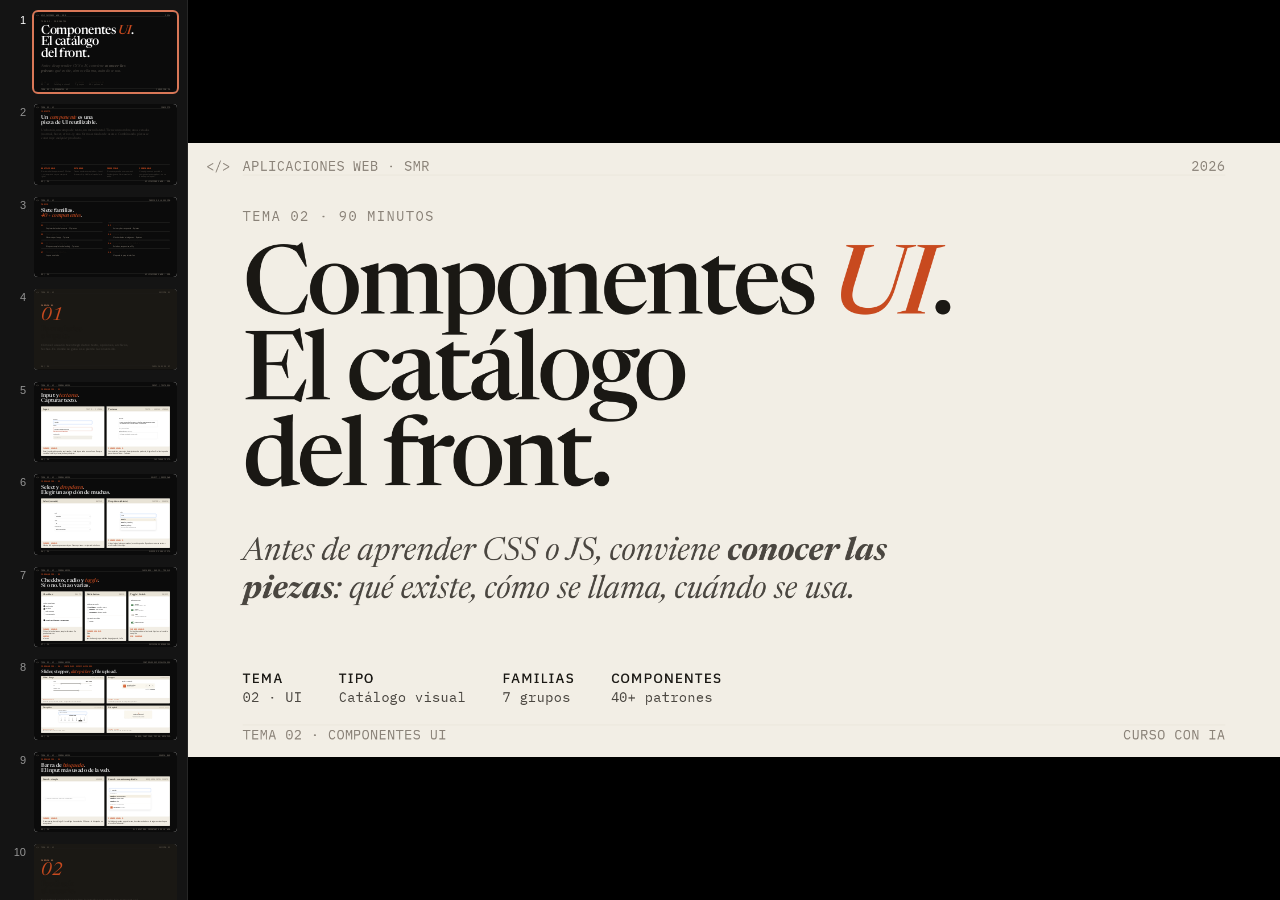
<file: Tema 2 - Componentes UI.html>
<!DOCTYPE html>
<html lang="es">
<head>
<meta charset="UTF-8">
<title>Curso Web con IA · Tema 2 — Componentes UI</title>
<link rel="icon" type="image/svg+xml" href="assets/favicon.svg">
<link rel="preconnect" href="https://fonts.googleapis.com">
<link rel="preconnect" href="https://fonts.gstatic.com" crossorigin>
<link href="https://fonts.googleapis.com/css2?family=Newsreader:ital,opsz,wght@0,6..72,400;0,6..72,500;0,6..72,600;1,6..72,400&family=IBM+Plex+Sans:wght@300;400;500;600;700&family=IBM+Plex+Mono:wght@400;500;600&display=swap" rel="stylesheet">
<link rel="stylesheet" href="assets/css/base.css">
<script src="deck-stage.js"></script>
<style>
  /* ===== Overrides y tokens propios del tema ===== */
  :root{
    --ok:   #3F7A4A;
    --warn: #C9921F;
    --err:  #B3361B;
    --ui-fs: 18px;   /* tamaño base de los mockups .ui */
    --gap-title: 36px;
  }
  .eyebrow{ margin: 0 0 22px; }
  p.lede{ margin: 0 0 36px; }
  .cover .sub{ margin-top: 48px; }
  .index-grid{ column-gap: 80px; row-gap: 24px; margin-top: 8px; }
  .index-item .t{ line-height: 1.15; }

  /* ========== Component slide layout ========== */
  .comp-grid{
    flex: 1;
    display:grid;
    gap: 32px;
    min-height: 0;
  }
  .comp-grid.cols-2{ grid-template-columns: 1fr 1fr; }
  .comp-grid.cols-3{ grid-template-columns: 1fr 1fr 1fr; }
  .comp-grid.cols-4{ grid-template-columns: 1fr 1fr 1fr 1fr; }
  .comp-grid.rows-2{ grid-template-rows: 1fr 1fr; }
  /* In rows-2 (4-up) slides, shrink everything ~20% so 4 cards fit */
  .comp-grid.rows-2 .comp-body{ padding: 16px; }
  .comp-grid.rows-2 .comp-head{ padding: 10px 18px; }
  .comp-grid.rows-2 .comp-head .name{ font-size: 26px; }
  .comp-grid.rows-2 .comp-head .meta-tag{ font-size: 16px;}
  .comp-grid.rows-2 .comp-foot{ padding: 10px 18px 12px; font-size: 18px;}
  .comp-grid.rows-2 .comp-foot b{ font-size: 16px; margin-bottom: 2px;}
  .comp-grid.rows-2 .ui{ font-size: 14px; }
  .comp-grid.rows-2 .ui label{ font-size: 12px; margin-bottom: 4px;}
  .comp-grid.rows-2 .ui .helper{ font-size: 11px; margin-top: 4px;}
  .comp-grid.rows-2 .ui input,
  .comp-grid.rows-2 .ui textarea,
  .comp-grid.rows-2 .ui select{ padding: 6px 10px; font-size: 13px;}
  .comp-grid.rows-2 .ui-stack{ gap: 10px; }
  .comp-grid.rows-2 .btn{ padding: 6px 10px; font-size: 12px;}
  .comp-grid.rows-2 .btn.sm{ padding: 3px 8px; font-size: 11px;}
  .comp-grid.rows-2 .slider .thumb{ width: 14px; height: 14px;}
  .comp-grid.rows-2 .progress{ height: 6px;}
  .comp-grid.rows-2 .comp-body{ align-items: stretch; justify-content: flex-start; overflow: hidden;}

  .comp{
    border: 1px solid var(--rule);
    background: var(--bg);
    display: grid;
    grid-template-rows: auto 1fr auto;
    min-height: 0;
    overflow: hidden;
  }
  .comp-head{
    border-bottom: 1px solid var(--rule);
    padding: 16px 22px;
    display: flex; align-items: baseline; justify-content: space-between;
    background: var(--bg-2);
  }
  .comp-head .name{
    font-family: var(--serif);
    font-size: 32px;
    font-weight: 500;
    color: var(--ink);
    letter-spacing: -.01em;
  }
  .comp-head .meta-tag{
    font-family: var(--mono);
    font-size: 22px;
    color: var(--ink-3);
    letter-spacing: .08em;
    text-transform: uppercase;
  }
  .comp-body{
    padding: 32px;
    background: #ffffff;
    display:flex; flex-direction: column; justify-content: center; align-items: stretch;
    min-height: 0;
    overflow: hidden;
    position: relative;
  }
  .comp-foot{
    padding: 14px 22px 16px;
    border-top: 1px solid var(--rule);
    background: var(--bg);
    font-family: var(--sans);
    font-size: 22px;
    color: var(--ink-2);
    line-height: 1.35;
  }
  .comp-foot b{
    font-family: var(--mono);
    font-size: 22px;
    color: var(--accent);
    letter-spacing: .08em;
    text-transform: uppercase;
    font-weight: 500;
    display:block;
    margin-bottom: 4px;
  }

  /* The "ui" scope renders tiny realistic web UIs inside .comp-body */
  .ui{
    font-family: -apple-system, "Segoe UI", "Inter", system-ui, sans-serif;
    font-size: var(--ui-fs);
    color: #111;
    line-height: 1.4;
    width: 100%;
  }
  .ui.center{ display:flex; align-items:center; justify-content:center; height:100%; }
  .ui label{
    display:block;
    font-size: 14px;
    color: #4A4A4A;
    margin: 0 0 6px;
    font-weight: 500;
  }
  .ui .helper{
    margin-top: 6px;
    font-size: 13px;
    color: #888;
  }
  .ui-stack{ display:flex; flex-direction:column; gap: 16px; }
  .ui-row{ display:flex; gap: 12px; align-items:center; }
  .ui-grid{ display:grid; gap: 12px; }

  /* Inputs */
  .ui input[type=text],
  .ui input[type=email],
  .ui input[type=search],
  .ui input[type=number],
  .ui input[type=password],
  .ui textarea,
  .ui select{
    width: 100%;
    border: 1px solid #C9C5BD;
    border-radius: 6px;
    padding: 10px 12px;
    font: inherit;
    background: #fff;
    color: #111;
  }
  .ui input.focused{
    border-color: #2A6FDB;
    box-shadow: 0 0 0 3px rgba(42,111,219,.18);
    outline: none;
  }
  .ui input.error-state{
    border-color: var(--err);
    box-shadow: 0 0 0 3px rgba(179,54,27,.18);
  }
  .ui input.disabled{
    background:#f1efe8; color:#aaa; border-color:#dcd8cd;
  }
  .ui textarea{ resize: none; min-height: 90px; }
  .ui .input-icon{
    position: relative;
  }
  .ui .input-icon svg{
    position:absolute; left:12px; top:50%; transform:translateY(-50%);
    color:#888;
  }
  .ui .input-icon input{ padding-left: 38px; }

  /* Buttons */
  .ui .btn{
    display:inline-flex; align-items:center; gap: 8px;
    background: #1A1814; color:#fff;
    border: none; border-radius: 6px;
    padding: 10px 16px;
    font: inherit; font-weight:500;
    cursor:pointer;
  }
  .ui .btn.ghost{ background:transparent; color:#1A1814; border:1px solid #C9C5BD;}
  .ui .btn.accent{ background: var(--accent); color:#fff;}
  .ui .btn.sm{ padding: 6px 12px; font-size: 14px; }
  .ui .btn.icon{ padding: 8px; }

  /* Checkbox / radio */
  .ui .check{ display:flex; align-items:center; gap:10px; font-size:16px; cursor:pointer; }
  .ui .check .box{
    width:20px; height:20px; border:1.5px solid #888;
    border-radius:4px; display:inline-flex; align-items:center; justify-content:center;
    background:#fff;
  }
  .ui .check.checked .box{ background:#1A1814; border-color:#1A1814; color:#fff; }
  .ui .check.checked .box::after{
    content:""; width:6px; height:11px; border:2px solid #fff; border-top:0; border-left:0;
    transform: rotate(45deg) translate(-1px,-1px);
  }
  .ui .radio .box{ border-radius:50%; }
  .ui .radio.checked .box{ background:#fff; }
  .ui .radio.checked .box::after{
    content:""; width:10px; height:10px; border-radius:50%; background:#1A1814; transform:none;
    border:none;
  }
  .ui .radio.checked .box{ border-color:#1A1814;}

  /* Toggle */
  .ui .toggle{
    width:44px; height:24px; background:#C9C5BD;
    border-radius: 999px; position:relative;
    transition: background .2s;
  }
  .ui .toggle::after{
    content:""; position:absolute; width:20px; height:20px;
    border-radius:50%; background:#fff; top:2px; left:2px;
    box-shadow: 0 1px 3px rgba(0,0,0,.2);
    transition: left .2s;
  }
  .ui .toggle.on{ background: var(--ok); }
  .ui .toggle.on::after{ left:22px; }

  /* Slider */
  .ui .slider{
    position:relative; height:24px; display:flex; align-items:center;
  }
  .ui .slider .track{
    width:100%; height:4px; background:#dad6cc; border-radius:2px;
  }
  .ui .slider .fill{
    position:absolute; left:0; height:4px; background:#1A1814; border-radius:2px;
  }
  .ui .slider .thumb{
    position:absolute; width:18px; height:18px; border-radius:50%;
    background:#fff; border:2px solid #1A1814;
    transform: translateX(-50%);
  }

  /* Badge / tag / chip */
  .ui .chip{
    display:inline-flex; align-items:center; gap:6px;
    padding: 4px 10px; border-radius: 999px;
    background: #ECE7DA; color:#333; font-size:14px;
    font-weight:500;
  }
  .ui .chip.accent{ background: #F8D8C7; color:#7A2A0E;}
  .ui .chip.ok{ background:#D9ECDE; color:#1F4D2A;}
  .ui .chip.warn{ background:#F4E4BC; color:#7A5410; }
  .ui .chip.dark{ background:#1A1814; color:#fff; }
  .ui .chip .x{ cursor:pointer; opacity:.6; }

  /* Avatar */
  .ui .av{
    width: 40px; height:40px; border-radius:50%;
    background:#C84A1F; color:#fff;
    display:inline-flex; align-items:center; justify-content:center;
    font-weight: 600; font-size: 16px;
  }
  .ui .av.lg{ width:64px; height:64px; font-size:24px;}
  .ui .av.sm{ width:28px; height:28px; font-size:12px;}
  .ui .av.b{ background:#2A6FDB;}
  .ui .av.c{ background:#1F8A5B;}
  .ui .av.d{ background:#7A4FB5;}
  .ui .av.e{ background:#444; }
  .ui .av-stack{ display:inline-flex; }
  .ui .av-stack > *{ margin-left: -10px; border:2px solid #fff; }
  .ui .av-stack > *:first-child{ margin-left: 0; }

  /* Divider */
  .ui hr.div{ border:0; border-top:1px solid #dcd7c9; margin: 14px 0; }

  /* Loading */
  .ui .progress{
    width:100%; height: 8px; background:#ece7da; border-radius: 4px; overflow:hidden;
  }
  .ui .progress .bar{ background: #1A1814; height:100%; }
  .ui .progress.accent .bar{ background: var(--accent); }
  .ui .spinner{
    width: 36px; height: 36px; border-radius:50%;
    border: 4px solid #ece7da;
    border-top-color: var(--accent);
    animation: spin 1.2s linear infinite;
  }
  @keyframes spin{ to { transform: rotate(360deg); } }
  .ui .sk{
    background: linear-gradient(90deg, #eee 0%, #f6f6f6 50%, #eee 100%);
    background-size: 200% 100%;
    animation: shimmer 1.6s infinite;
    border-radius: 6px;
  }
  @keyframes shimmer{
    0%{ background-position: 200% 0; } 100%{ background-position: -200% 0; }
  }

  /* Toast */
  .ui .toast{
    display:flex; align-items:center; gap:12px;
    background:#1A1814; color:#fff;
    padding: 12px 16px; border-radius: 8px;
    box-shadow: 0 12px 32px rgba(0,0,0,.18);
    font-size: 15px; max-width:340px;
  }
  .ui .toast .icon.ok{ color:#7CCB8C; }
  .ui .toast .close{ margin-left:auto; opacity:.6; cursor:pointer; }

  /* Alert / banner */
  .ui .alert{
    display:flex; gap:12px; align-items:flex-start;
    padding: 12px 16px; border-radius: 6px;
    border: 1px solid #DCD8CD;
    background:#FAF7EE;
    font-size: 15px;
  }
  .ui .alert.ok{ background:#E9F4EC; border-color:#B6D7BC;}
  .ui .alert.warn{ background:#FBF1D8; border-color:#E6CF85;}
  .ui .alert.err{ background:#FBE3DC; border-color:#E1A695;}
  .ui .alert .icon{ font-weight:700; margin-top: 2px; }
  .ui .alert.ok .icon{ color: var(--ok); }
  .ui .alert.warn .icon{ color: var(--warn); }
  .ui .alert.err .icon{ color: var(--err); }
  .ui .alert .body strong{ display:block; margin-bottom: 2px; }

  /* Tooltip */
  .ui .tooltip-host{ position:relative; display:inline-block; }
  .ui .tooltip{
    position:absolute; bottom: calc(100% + 8px); left:50%;
    transform: translateX(-50%);
    background:#1A1814; color:#fff;
    padding: 6px 10px; border-radius: 5px;
    font-size: 13px; white-space:nowrap;
  }
  .ui .tooltip::after{
    content:""; position:absolute; top: 100%; left:50%;
    transform: translateX(-50%);
    border:5px solid transparent; border-top-color:#1A1814;
  }

  /* Popover */
  .ui .popover{
    background:#fff; border:1px solid #dcd7c9; border-radius: 8px;
    box-shadow: 0 16px 32px rgba(0,0,0,.12);
    padding: 14px 16px; width: 260px;
    font-size: 14px;
  }
  .ui .popover h5{ margin: 0 0 6px; font-size: 14px; }

  /* Pagination */
  .ui .pag{ display:inline-flex; align-items:center; gap: 4px;}
  .ui .pag a{
    min-width: 32px; height:32px; padding: 0 8px;
    border:1px solid #dcd7c9; border-radius:6px;
    display:inline-flex; align-items:center; justify-content:center;
    color:#333; text-decoration:none; font-size:14px;
  }
  .ui .pag a.active{ background:#1A1814; color:#fff; border-color:#1A1814;}
  .ui .pag span{ padding: 0 4px; color:#888; }

  /* Wizard / stepper */
  .ui .wiz{ display:flex; align-items:center; gap:0; }
  .ui .wiz .step{
    display:flex; align-items:center; gap:8px;
    font-size:14px; color:#999;
  }
  .ui .wiz .step .n{
    width:28px; height:28px; border-radius:50%;
    border:1.5px solid #cfcabd; color:#999;
    display:inline-flex; align-items:center; justify-content:center; font-size:13px;
    background:#fff;
  }
  .ui .wiz .step.done .n{ background:#1A1814; color:#fff; border-color:#1A1814;}
  .ui .wiz .step.done{ color:#1A1814; }
  .ui .wiz .step.active .n{ border-color:var(--accent); color: var(--accent); }
  .ui .wiz .step.active{ color: var(--accent); font-weight: 600;}
  .ui .wiz .conn{
    flex:1; height: 1.5px; background:#cfcabd; margin: 0 12px; min-width: 30px;
  }
  .ui .wiz .conn.done{ background:#1A1814;}

  /* Table */
  .ui table{
    width:100%; border-collapse: collapse; font-size:15px;
  }
  .ui table th, .ui table td{
    text-align:left; padding: 10px 12px;
    border-bottom: 1px solid #ece7da;
  }
  .ui table th{
    font-size: 12px; text-transform:uppercase; letter-spacing:.06em;
    color:#888; font-weight: 600;
    background:#faf7ee;
  }

  /* List group */
  .ui .lg{ border: 1px solid #dcd7c9; border-radius: 8px; overflow:hidden;}
  .ui .lg .row{
    display:flex; align-items:center; gap: 12px;
    padding: 10px 14px; border-bottom: 1px solid #ece7da;
    font-size: 15px;
  }
  .ui .lg .row:last-child{ border-bottom: none; }
  .ui .lg .row .meta{ margin-left:auto; color: #888; font-size:13px;}

  /* Timeline */
  .ui .tl{ display:flex; flex-direction:column; gap: 14px; }
  .ui .tl .ev{ display:grid; grid-template-columns: 24px 1fr; gap:14px; align-items:flex-start; }
  .ui .tl .ev .dot{
    width: 14px; height:14px; border-radius:50%;
    background: #1A1814; margin-top: 4px;
    box-shadow: 0 0 0 4px rgba(26,24,20,.08);
  }
  .ui .tl .ev .dot.accent{ background: var(--accent); box-shadow:0 0 0 4px rgba(200,74,31,.15);}
  .ui .tl .ev .dot.muted{ background:#cfcabd; box-shadow:0 0 0 4px #ece7da;}
  .ui .tl .ev .body strong{ display:block; font-size:15px; }
  .ui .tl .ev .body small{ color:#888; font-size:13px; }

  /* ========== Mini browser/phone frames ========== */
  .frame-card{
    background:#fff;
    border:1px solid #dcd7c9;
    border-radius: 10px;
    overflow:hidden;
    box-shadow: 0 18px 40px rgba(26,24,20,.06);
    display:flex; flex-direction:column;
  }
  .frame-card .bar{
    display:flex; align-items:center; gap:8px;
    padding: 10px 14px;
    border-bottom: 1px solid #ece7da;
    background:#faf7ee;
  }
  .frame-card .bar .dot{ width:10px; height:10px; border-radius:50%; background:#dcd7c9; }
  .frame-card .bar .dot.r{ background:#E27066; }
  .frame-card .bar .dot.y{ background:#E5C24C; }
  .frame-card .bar .dot.g{ background:#7CB67A; }
  .frame-card .bar .url{
    margin-left: 12px; font-family: var(--mono);
    font-size: 12px; color:#888;
    padding: 4px 10px; background:#fff;
    border-radius: 6px; border:1px solid #ece7da;
    flex:1;
  }
  .frame-card .body{ flex:1; padding: 18px; position: relative; min-height: 0;}

  /* ========== Section opener (sub-page) ========== */
  .summary-row{
    margin-top:auto;
    display:grid; grid-template-columns: repeat(4, 1fr); gap: 32px;
    border-top: 1px solid var(--rule);
    padding-top: 28px;
  }
  .summary-row > div b{
    display:block;
    font-family: var(--mono);
    font-size: 24px;
    color: var(--accent);
    letter-spacing: .08em;
    text-transform: uppercase;
    margin-bottom: 12px;
  }
  .summary-row > div span{
    font-family: var(--sans);
    font-size: 24px;
    color: var(--ink-2);
    line-height: 1.4;
  }
  .dark .summary-row{ border-color: #34302A; }
  .dark .summary-row > div span{ color:#C9C2B4;}

  /* ========== Big-number / stat layout ========== */
  .stats-grid{
    display:grid; grid-template-columns: repeat(4,1fr); gap: 1px;
    background: var(--rule);
    border: 1px solid var(--rule);
  }
  .stats-grid .cell{
    background: var(--bg);
    padding: 36px 28px;
    display:flex; flex-direction:column;
    min-height: 200px;
  }
  .stats-grid .num{
    font-family: var(--serif);
    font-size: 88px;
    line-height: 1;
    color: var(--accent);
    letter-spacing: -.02em;
    font-weight: 500;
  }
  .stats-grid .label{
    margin-top: 12px;
    font-family: var(--mono);
    font-size: 14px;
    color: var(--ink-3);
    text-transform: uppercase;
    letter-spacing: .08em;
  }

  /* Pricing table */
  .pricing{
    display:grid; grid-template-columns: 1fr 1fr 1fr; gap: 20px;
    flex:1; min-height: 0;
  }
  .pricing .tier{
    background:#fff;
    border:1px solid #dcd7c9;
    border-radius: 12px;
    padding: 28px;
    display:flex; flex-direction:column;
    font-family: -apple-system, "Segoe UI", system-ui, sans-serif;
  }
  .pricing .tier.featured{
    background: #1A1814; color:#fff; border-color:#1A1814;
    transform: translateY(-12px);
  }
  .pricing .tier .name{
    font-size: 14px; text-transform:uppercase; letter-spacing:.08em;
    color:#888; font-weight: 600;
  }
  .pricing .tier.featured .name{ color: var(--accent-soft); }
  .pricing .tier .price{
    font-family: var(--serif); font-size: 64px; line-height: 1; margin: 10px 0 6px;
    font-weight: 500;
  }
  .pricing .tier .price small{ font-family: var(--sans); font-size: 16px; color:#888; font-weight: 400; }
  .pricing .tier.featured .price small{ color: #C9C2B4; }
  .pricing .tier .blurb{ color:#666; font-size: 14px; margin-bottom: 18px; min-height: 38px;}
  .pricing .tier.featured .blurb{ color: #C9C2B4; }
  .pricing .tier ul{ list-style:none; padding:0; margin: 0 0 22px; flex:1; }
  .pricing .tier li{
    font-size: 14px; padding: 6px 0;
    display:flex; gap: 8px; align-items:flex-start;
  }
  .pricing .tier li::before{ content:"✓"; color: var(--ok); font-weight: 700;}
  .pricing .tier.featured li::before{ color: var(--accent-soft); }
  .pricing .tier .cta{
    border-radius: 8px; padding: 10px 14px; text-align:center;
    background: #1A1814; color:#fff; font-weight: 500; font-size:14px;
  }
  .pricing .tier.featured .cta{ background: var(--accent); color:#fff;}

  /* FAQ accordion */
  .faq{ display:flex; flex-direction:column; }
  .faq .q{
    border-bottom: 1px solid #ece7da;
    padding: 14px 0;
    display:flex; justify-content:space-between; align-items:center;
    font-weight: 500; font-size: 16px;
  }
  .faq .q.open{ border-bottom-color:#dcd7c9; }
  .faq .a{
    color:#666; font-size: 14px; line-height: 1.5;
    padding: 6px 0 18px; border-bottom: 1px solid #ece7da;
  }
  .faq .icon{ font-family: var(--mono); color:#888;}

  /* Cookie banner */
  .cookie{
    background:#1A1814; color:#fff; padding: 18px 22px;
    border-radius: 8px;
    display:flex; align-items:center; gap: 18px;
    box-shadow: 0 16px 40px rgba(0,0,0,.15);
    font-size: 14px;
  }
  .cookie p{ margin:0; flex:1; color: #ddd; }

  /* Newsletter */
  .newsletter{
    background:#1A1814; color:#fff; padding: 36px;
    border-radius: 12px;
    display:grid; grid-template-columns: 1fr auto; gap: 20px; align-items:center;
  }
  .newsletter h3{ font-family: var(--serif); margin: 0 0 6px; font-size: 32px; font-weight: 500;}
  .newsletter p{ margin: 0; font-size: 14px; color:#C9C2B4;}
  .newsletter form{ display:flex; gap: 8px; }
  .newsletter input{
    border: none; border-radius:8px;
    padding: 12px 14px; width: 280px;
    font: inherit;
  }
  .newsletter button{
    background: var(--accent); color:#fff; border: none; border-radius:8px;
    padding: 12px 18px; font-weight: 500; cursor:pointer;
  }

  /* Features grid */
  .features{
    display:grid; grid-template-columns: repeat(3, 1fr); gap: 18px;
  }
  .feature-card{
    background:#fff; border:1px solid #dcd7c9; border-radius: 10px;
    padding: 20px;
  }
  .feature-card .ic{
    width:42px; height:42px; border-radius:10px;
    background:#FBE8DD; color: var(--accent);
    display:flex; align-items:center; justify-content:center;
    font-size: 22px; font-weight: 700;
    margin-bottom: 12px;
  }
  .feature-card h4{ font-family: var(--serif); margin:0 0 6px; font-size:22px; font-weight:500;}
  .feature-card p{ margin:0; font-size: 14px; color:#666; line-height: 1.4;}

  /* States demo: buttons row */
  .states-grid{
    display:grid; grid-template-columns: repeat(7, 1fr);
    gap: 1px;
    background: var(--rule);
    border: 1px solid var(--rule);
  }
  .states-grid .cell{
    background: var(--bg);
    padding: 28px 16px;
    display:flex; flex-direction:column;
    align-items:center; gap: 16px;
    min-height: 200px;
  }
  .states-grid .cell .lbl{
    font-family: var(--mono);
    font-size: 13px;
    color: var(--ink-3);
    letter-spacing: .08em;
    text-transform: uppercase;
    margin-bottom: 4px;
  }
  .states-grid .cell .desc{
    margin-top: auto;
    font-family: var(--sans);
    font-size: 13px;
    color: var(--ink-2);
    line-height: 1.35;
    text-align:center;
  }
  .demo-btn{
    background: var(--ink);
    color: var(--bg);
    border: 2px solid var(--ink);
    border-radius: 8px;
    padding: 10px 22px;
    font-family: var(--sans);
    font-size: 16px;
    font-weight: 500;
  }
  .demo-btn.hover{ background:#2D2924; border-color:#2D2924; transform: translateY(-1px); box-shadow: 0 6px 14px rgba(0,0,0,.15); }
  .demo-btn.focus{ outline: 3px solid var(--accent-soft); outline-offset: 2px;}
  .demo-btn.active{ background:#000; transform: translateY(1px);}
  .demo-btn.disabled{ background:#dcd7c9; color:#8A8278; border-color: #dcd7c9;}
  .demo-btn.loading{ background:#2D2924; border-color:#2D2924; color:transparent; position:relative;}
  .demo-btn.loading::after{
    content:""; position:absolute; inset:0; margin:auto;
    width:16px; height:16px; border-radius:50%;
    border: 2px solid rgba(255,255,255,.3); border-top-color:#fff;
    animation: spin 1s linear infinite;
  }
  .demo-btn.error{ background: var(--err); border-color: var(--err);}

  /* Responsive diagram */
  .bp-diagram{
    flex:1; display:flex; align-items:flex-end; gap: 24px; min-height: 0;
    border-bottom: 1px solid var(--ink);
    padding-bottom: 28px;
  }
  .bp{
    display:flex; flex-direction:column; align-items:center; flex:1;
  }
  .bp .device{
    background:#1A1814; color:var(--bg);
    border-radius: 14px 14px 4px 4px;
    width: 100%;
    display:flex; align-items:flex-end; justify-content:center;
    padding: 16px 12px 18px;
    border-bottom: 6px solid #1A1814;
  }
  .bp .device .screen{
    background: var(--bg); width: 100%;
    border-radius: 6px;
    padding: 12px;
    display:flex; flex-direction:column; gap: 6px;
  }
  .bp .device .screen .b{ background: #C9C5BD; border-radius: 2px; height: 8px;}
  .bp .device .screen .b.lg{ height: 14px; width: 70%;}
  .bp .device .screen .cols{ display:grid; grid-template-columns: 1fr 1fr; gap: 6px;}
  .bp .device .screen .cols-4{ display:grid; grid-template-columns: repeat(4, 1fr); gap: 6px;}
  .bp .device .screen .card{
    background: #C9C5BD; height: 30px; border-radius: 3px;
  }
  .bp .label{
    margin-top: 18px; text-align:center;
    font-family: var(--mono);
    font-size: 15px; color: var(--ink-2);
    letter-spacing: .04em;
  }
  .bp .label b{
    display:block; font-family: var(--sans); color: var(--ink);
    font-size: 18px; text-transform: uppercase; letter-spacing: .06em;
    margin-bottom: 4px; font-weight: 600;
  }
  .bp .label small{
    display:block; color: var(--accent); font-size: 14px;
    margin-top: 4px; font-family: var(--mono);
  }

  /* Dark-mode A/B */
  .ab{ display:grid; grid-template-columns: 1fr 1fr; gap: 32px; flex:1; min-height: 0;}
  .ab .panel{
    border-radius: 12px; padding: 32px;
    display:flex; flex-direction:column; gap: 16px;
  }
  .ab .panel.light{ background:#FAF7EE; color:#1A1814; border:1px solid #dcd7c9; }
  .ab .panel.dk{ background:#0E0D0B; color:#F2EEE5; border:1px solid #2D2924; }
  .ab .panel .label{
    font-family: var(--mono); font-size: 14px;
    letter-spacing:.08em; text-transform:uppercase;
    color:#888;
  }
  .ab .panel h4{
    font-family: var(--serif); font-size: 36px; margin:0; font-weight: 500;
  }
  .ab .panel p{ margin:0; font-size: 16px; line-height: 1.5; }
  .ab .panel.light p{ color:#4A4A4A; }
  .ab .panel.dk p{ color:#B5B0A4; }
  .ab .panel .btn-row{ display:flex; gap: 8px; margin-top: 8px;}
  .ab .panel .btn{
    padding: 8px 14px; border-radius: 6px; font-size: 14px; font-weight:500;
    border: none;
  }
  .ab .panel.light .btn.primary{ background:#1A1814; color:#fff; }
  .ab .panel.light .btn.ghost{ background:transparent; color:#1A1814; border:1px solid #dcd7c9;}
  .ab .panel.dk .btn.primary{ background: var(--accent); color:#fff; }
  .ab .panel.dk .btn.ghost{ background:transparent; color:#F2EEE5; border:1px solid #2D2924;}

  /* Tokens demo */
  .tokens-grid{
    display:grid; grid-template-columns: 1fr 1fr 1fr; gap: 32px; flex:1; min-height:0;
  }
  .tokens-col h4{
    font-family: var(--mono); font-size: 14px;
    text-transform:uppercase; letter-spacing:.08em;
    color: var(--accent); margin: 0 0 16px;
    font-weight: 500;
  }
  .tokens-col .token{
    display:grid; grid-template-columns: 40px 1fr auto; align-items:center;
    gap: 14px; padding: 12px 0; border-bottom: 1px solid var(--rule);
  }
  .tokens-col .token .sw{
    width: 40px; height: 40px; border-radius: 6px;
    border: 1px solid var(--rule);
  }
  .tokens-col .token .name{
    font-family: var(--mono); font-size: 15px; color: var(--ink);
  }
  .tokens-col .token .val{ font-family: var(--mono); font-size: 13px; color: var(--ink-3); }
  .tokens-col .token.type{
    grid-template-columns: 1fr auto;
  }
  .tokens-col .token.type .sample{
    font-family: var(--serif); color: var(--ink);
  }
  .tokens-col .token.spacing{
    grid-template-columns: 80px 1fr auto;
  }
  .tokens-col .token.spacing .swatch{
    background: var(--accent); height: 20px; border-radius: 2px;
  }

  /* Drawer mock */
  .drawer-mock{
    position:absolute; inset:0;
    background: rgba(0,0,0,.4);
  }
  .drawer-mock .panel{
    position:absolute; top:0; right: 0; bottom:0;
    width: 60%;
    background:#fff;
    box-shadow: -20px 0 40px rgba(0,0,0,.12);
    padding: 20px;
    display:flex; flex-direction:column; gap: 14px;
  }
  .drawer-mock .panel h5{
    margin: 0; font-size: 18px;
  }
  .drawer-mock .panel hr{ border:0; border-top:1px solid #ece7da; margin: 4px 0; }
  .drawer-mock .item{ display:flex; gap: 10px; padding: 8px 0; align-items: center; font-size: 14px; }
  .drawer-mock .item .ic{
    width: 28px; height: 28px; border-radius: 6px; background:#ece7da;
  }

  /* Mega menu mock */
  .mega-mock{ position:relative; height: 100%;}
  .mega-mock .navbar{
    display:flex; gap: 22px; padding: 14px 0;
    border-bottom: 1px solid #ece7da;
    font-size: 14px; color: #555; font-weight:500;
  }
  .mega-mock .navbar .item{ padding-bottom: 14px;}
  .mega-mock .navbar .item.active{ color:#1A1814; border-bottom: 2px solid var(--accent); margin-bottom: -1px;}
  .mega-mock .mega{
    margin-top: 4px;
    border: 1px solid #ece7da; border-radius: 8px;
    background:#fff; padding: 18px;
    display:grid; grid-template-columns: repeat(3, 1fr); gap: 24px;
    box-shadow: 0 18px 32px rgba(0,0,0,.06);
  }
  .mega-mock .mega h6{
    margin: 0 0 8px; font-size: 12px; text-transform:uppercase;
    letter-spacing:.08em; color: var(--accent);
  }
  .mega-mock .mega ul{ list-style:none; padding:0; margin: 0; }
  .mega-mock .mega li{ font-size: 13px; padding: 4px 0; color: #333;}

  /* Carousel */
  .carousel{
    position:relative; height: 100%;
    display:flex; flex-direction:column;
  }
  .carousel .strip{
    display:flex; gap: 10px;
    overflow: hidden;
    flex: 1;
  }
  .carousel .slide{
    flex: 0 0 70%;
    background: #E8956A;
    border-radius: 8px;
    display:flex; align-items:center; justify-content:center;
    color:#fff;
    font-family: var(--serif); font-size: 28px;
    font-style:italic;
  }
  .carousel .slide.b{ background: #1A1814; color: var(--bg); }
  .carousel .slide.c{ background: #7A4FB5; }
  .carousel .dots{
    display:flex; gap: 6px; justify-content:center; padding-top: 14px;
  }
  .carousel .dots span{
    width: 6px; height: 6px; border-radius:50%; background:#dcd7c9;
  }
  .carousel .dots span.on{ background: #1A1814; width: 18px; border-radius: 99px; }
  .carousel .nav{
    position:absolute; top: 40%; width: 36px; height: 36px;
    background:#fff; border-radius: 50%; box-shadow: 0 4px 10px rgba(0,0,0,.12);
    display:flex; align-items:center; justify-content:center;
    font-family: var(--mono); font-size: 16px;
  }
  .carousel .nav.l{ left: -10px; }
  .carousel .nav.r{ right: -10px; }

  /* Gallery / lightbox */
  .gallery{ height: 100%; display:grid; grid-template-columns: repeat(3,1fr); gap: 6px;}
  .gallery .tile{
    background: linear-gradient(135deg, #E8956A, #C84A1F);
    border-radius: 6px;
  }
  .gallery .tile.b{ background: linear-gradient(135deg, #2A6FDB, #1A1814);}
  .gallery .tile.c{ background: linear-gradient(135deg, #7A4FB5, #3F0F62);}
  .gallery .tile.d{ background: linear-gradient(135deg, #1F8A5B, #0E3B25);}
  .gallery .tile.e{ background: linear-gradient(135deg, #C9921F, #5A3D0A);}
  .gallery .tile.f{ background: linear-gradient(135deg, #444, #111);}
  .lightbox{
    position:absolute; inset:0; background: rgba(10,10,10,.85);
    display:flex; align-items:center; justify-content:center;
  }
  .lightbox .pic{
    width: 60%; aspect-ratio: 16/10; border-radius: 8px;
    background: linear-gradient(135deg, #E8956A, #C84A1F);
  }
  .lightbox .close{
    position:absolute; top: 8px; right: 12px; color:#fff;
    font-family: var(--mono); font-size: 22px;
  }

  /* Empty state */
  .empty{ text-align:center; padding: 12px 0;}
  .empty .ill{
    width: 90px; height: 90px; border-radius: 50%;
    background: #FBE8DD; color: var(--accent);
    margin: 0 auto 16px;
    display:flex; align-items:center; justify-content:center;
    font-size: 38px;
  }
  .empty h4{ font-family: var(--serif); font-size: 28px; margin: 0 0 6px; font-weight: 500;}
  .empty p{ margin: 0 0 16px; color: #666; font-size: 15px;}

  /* Reto / challenge */
  .challenge .frame{ padding: 0; }
  .challenge-grid{
    display:grid;
    grid-template-columns: 1.4fr 1fr;
    gap: 80px;
    flex: 1;
    min-height: 0;
  }
  .challenge-left{ display:flex; flex-direction:column; }
  .challenge-left .brief{
    font-family: var(--serif);
    font-size: 30px;
    line-height: 1.3;
    margin: 0 0 20px;
    max-width: 900px;
  }
  .challenge-left .specs{
    border-top: 1px solid var(--ink);
    margin-top:auto;
  }
  .challenge-left .spec-row{
    display:grid; grid-template-columns: 200px 1fr;
    padding: 12px 0;
    border-bottom: 1px solid var(--rule);
    align-items: baseline;
    gap: 24px;
  }
  .challenge-left .spec-row .k{
    font-family: var(--mono); font-size: 16px;
    color: var(--ink-3); letter-spacing: .08em; text-transform: uppercase;
  }
  .challenge-left .spec-row .v{
    font-family: var(--sans); font-size: var(--type-small);
    color: var(--ink); line-height: 1.35;
  }
  .challenge-right{
    background: var(--ink);
    color: var(--bg);
    padding: 32px;
    display:flex; flex-direction:column;
  }
  .challenge-right .stamp{
    font-family: var(--mono); font-size: 16px;
    letter-spacing: .12em; text-transform: uppercase;
    color: var(--accent-soft); margin-bottom: 24px;
  }
  .challenge-right h2{
    font-family: var(--serif); font-size: 38px; line-height: 1.05;
    margin: 0 0 18px; font-weight: 500; letter-spacing: -.01em;
  }
  .challenge-right ul{ list-style: none; margin: 0; padding: 0; }
  .challenge-right ul li{
    font-family: var(--sans); font-size: 18px;
    line-height: 1.3; padding: 8px 0;
    border-bottom: 1px solid #34302A; color: #D9D2C0;
    display: grid; grid-template-columns: 24px 1fr; gap: 8px;
  }
  .challenge-right ul li::before{ content: "□"; color: var(--accent-soft); font-family: var(--mono); }
  .challenge-right .footer-note{
    margin-top:auto; padding-top: 20px;
    font-family: var(--mono); font-size: 14px;
    color: #8A8278; letter-spacing: .04em;
  }

  /* Closing */
  .closing .display{
    font-family: var(--serif);
    font-size: 128px;
    line-height: .95;
    margin: 0;
    letter-spacing: -.03em;
    font-weight: 500;
  }
  .closing .display em{ font-style: italic; color: var(--accent); font-weight: 500; }
  .closing .next{
    margin-top: auto;
    display:grid; grid-template-columns: 1fr 1fr; gap: 48px;
    border-top: 1px solid var(--ink);
    padding-top: 32px;
  }
  .closing .next .k{
    font-family: var(--mono); font-size: 14px;
    color: var(--ink-3); letter-spacing: .08em; text-transform: uppercase;
    margin-bottom: 8px;
  }
  .closing .next .v{ font-family: var(--serif); font-size: 36px; line-height: 1.2; }

  /* Misc */
  .row-tight{ display:flex; gap: 12px; align-items:center;}
  .small{ font-size: 13px; color:#888;}

  /* SVG icon defaults */
  svg{ flex-shrink:0; }

</style>
</head>
<body>

<deck-stage width="1920" height="1080">

  <!-- ============================================================ -->
  <!-- 01 PORTADA                                                   -->
  <!-- ============================================================ -->
  <section data-label="01 Portada">
    <div class="chrome"></div>
    <a class="home-corner" href="index.html" title="Volver al índice">&lt;/&gt;</a>
    <div class="meta"><span>Aplicaciones web · SMR</span><span>2026</span></div>
    <div class="meta-foot"><span>Tema 02 · Componentes UI</span><span>Curso con IA</span></div>
    <div class="frame cover">
      <p class="kicker">Tema 02 · 90 minutos</p>
      <h1 class="display">Componentes <em>UI</em>.<br>El catálogo<br>del front.</h1>
      <p class="sub">Antes de aprender CSS o JS, conviene <b>conocer las piezas</b>: qué existe, cómo se llama, cuándo se usa.</p>
      <div class="stamp">
        <span><b>Tema</b>02 · UI</span>
        <span><b>Tipo</b>Catálogo visual</span>
        <span><b>Familias</b>7 grupos</span>
        <span><b>Componentes</b>40+ patrones</span>
      </div>
    </div>
  </section>

  <!-- ============================================================ -->
  <!-- 02 QUÉ ES UN COMPONENTE                                       -->
  <!-- ============================================================ -->
  <section data-label="02 Que es un componente">
    <div class="chrome"></div>
    <a class="home-corner" href="index.html" title="Volver al índice">&lt;/&gt;</a>
    <div class="meta"><span>Tema 02 · UI</span><span>Concepto</span></div>
    <div class="meta-foot"><span>02 / 34</span><span>Aplicaciones web · SMR</span></div>
    <div class="frame">
      <p class="eyebrow">Concepto</p>
      <h1 class="title">Un <em>componente</em> es una<br>pieza de UI reutilizable.</h1>
      <p class="lede">Un botón, un campo de texto, un menú lateral. Tiene un nombre, unos estados (normal, hover, error…) y una forma estándar de usarse. Combinando piezas se construye <i>cualquier</i> producto.</p>

      <div class="summary-row">
        <div><b>Reutilizable</b><span>El mismo botón aparece en 200 sitios — y siempre se ve y se comporta igual.</span></div>
        <div><b>Estandar</b><span>Tienen nombres aceptados — toast, drawer, chip. Hablar el vocabulario.</span></div>
        <div><b>Predecible</b><span>El usuario ya sabe usar un menú hamburguesa. No reinventes la rueda.</span></div>
        <div><b>Combinable</b><span>Una página es un puzzle de componentes encajados — no se diseña pixel a pixel.</span></div>
      </div>
    </div>
  </section>

  <!-- ============================================================ -->
  <!-- 03 ÍNDICE                                                     -->
  <!-- ============================================================ -->
  <section data-label="03 Indice">
    <div class="chrome"></div>
    <a class="home-corner" href="index.html" title="Volver al índice">&lt;/&gt;</a>
    <div class="meta"><span>Tema 02 · UI</span><span>Índice de la sesión</span></div>
    <div class="meta-foot"><span>03 / 34</span><span>Aplicaciones web · SMR</span></div>
    <div class="frame">
      <p class="eyebrow">Índice</p>
      <h1 class="title">Siete familias.<br><em>40+ componentes</em>.</h1>

      <div class="index-grid">
        <div class="index-item">
          <span class="n">01</span>
          <div class="t">Formularios e inputs<small>Capturar datos del usuario · 11 piezas</small></div>
        </div>
        <div class="index-item">
          <span class="n">02</span>
          <div class="t">Feedback<small>Avisar y dar respuesta · 8 piezas</small></div>
        </div>
        <div class="index-item">
          <span class="n">03</span>
          <div class="t">Navegación<small>Moverse por la app · 7 piezas</small></div>
        </div>
        <div class="index-item">
          <span class="n">04</span>
          <div class="t">Visualización de contenido<small>Mostrar datos e imágenes · 8 piezas</small></div>
        </div>
        <div class="index-item">
          <span class="n">05</span>
          <div class="t">Patrones de página<small>Bloques completos de landing · 7 piezas</small></div>
        </div>
        <div class="index-item">
          <span class="n">06</span>
          <div class="t">Fundamentos invisibles<small>Estados, responsive, a11y</small></div>
        </div>
        <div class="index-item">
          <span class="n">07</span>
          <div class="t">Sistema de diseño<small>Lo que une todo</small></div>
        </div>
        <div class="index-item">
          <span class="n">08</span>
          <div class="t">Reto y cierre<small>Maqueta tu propia interfaz</small></div>
        </div>
      </div>
    </div>
  </section>

  <!-- ============================================================ -->
  <!-- SECCIÓN 01 · FORMULARIOS                                      -->
  <!-- ============================================================ -->
  <section data-label="04 Seccion 01 Formularios" class="dark">
    <div class="chrome"></div>
    <a class="home-corner" href="index.html" title="Volver al índice">&lt;/&gt;</a>
    <div class="meta"><span>Tema 02 · UI</span><span>Sección 01</span></div>
    <div class="meta-foot"><span>04 / 34</span><span>Familia 01 de 07</span></div>
    <div class="frame sect">
      <p class="eyebrow">Familia 01</p>
      <div class="num">01</div>
      <h1 class="name">Formularios<br>e inputs.</h1>
      <p class="sub">Cómo el usuario te <i>entrega</i> datos: texto, opciones, archivos, fechas. Es donde se gana o se pierde la conversión.</p>
    </div>
  </section>

  <!-- ============================================================ -->
  <!-- 05 INPUT / TEXTAREA                                           -->
  <!-- ============================================================ -->
  <section data-label="05 Input Textarea">
    <div class="chrome"></div>
    <a class="home-corner" href="index.html" title="Volver al índice">&lt;/&gt;</a>
    <div class="meta"><span>Tema 02 · UI · Formularios</span><span>Input / Textarea</span></div>
    <div class="meta-foot"><span>05 / 34</span><span>Capturar texto</span></div>
    <div class="frame">
      <p class="eyebrow">Formularios · 01</p>
      <h1 class="title">Input y <em>textarea</em>.<br>Capturar texto.</h1>

      <div class="comp-grid cols-2">
        <div class="comp">
          <div class="comp-head"><span class="name">Input</span><span class="meta-tag">Texto · 1 línea</span></div>
          <div class="comp-body">
            <div class="ui ui-stack" style="max-width:520px; margin:0 auto;">
              <div>
                <label>Nombre</label>
                <input type="text" value="Adrián" class="focused">
              </div>
              <div>
                <label>Email</label>
                <input type="email" value="adrian@example.com" class="error-state">
                <div class="helper" style="color:#B3361B;">Este email ya está registrado.</div>
              </div>
              <div>
                <label>Contraseña</label>
                <input type="password" value="••••••••" class="disabled">
              </div>
            </div>
          </div>
          <div class="comp-foot"><b>Cuándo usarlo</b>Email, nombre, búsqueda, contraseña — todo lo que cabe en una línea. Siempre con label visible y mensajes de ayuda/error.</div>
        </div>

        <div class="comp">
          <div class="comp-head"><span class="name">Textarea</span><span class="meta-tag">Texto · varias líneas</span></div>
          <div class="comp-body">
            <div class="ui ui-stack" style="max-width:520px; margin:0 auto;">
              <div>
                <label>Mensaje</label>
                <textarea>Hola, me gustaría saber si tenéis disponibilidad para el sábado por la tarde para 4 personas.</textarea>
                <div class="helper">142 / 500 caracteres</div>
              </div>
              <div>
                <label>Notas internas <span style="color:#888;">(opcional)</span></label>
                <textarea placeholder="Añade contexto, links, etc."></textarea>
              </div>
            </div>
          </div>
          <div class="comp-foot"><b>Cuándo usarlo</b>Comentarios, mensajes, descripciones de producto, biografías. Si el texto puede pasar de una línea — textarea.</div>
        </div>
      </div>
    </div>
  </section>

  <!-- ============================================================ -->
  <!-- 06 SELECT / DROPDOWN                                          -->
  <!-- ============================================================ -->
  <section data-label="06 Select Dropdown">
    <div class="chrome"></div>
    <a class="home-corner" href="index.html" title="Volver al índice">&lt;/&gt;</a>
    <div class="meta"><span>Tema 02 · UI · Formularios</span><span>Select / Dropdown</span></div>
    <div class="meta-foot"><span>06 / 34</span><span>Elegir de una lista</span></div>
    <div class="frame">
      <p class="eyebrow">Formularios · 02</p>
      <h1 class="title">Select y <em>dropdown</em>.<br>Elegir una opción de muchas.</h1>

      <div class="comp-grid cols-2">
        <div class="comp">
          <div class="comp-head"><span class="name">Select (cerrado)</span><span class="meta-tag">Native</span></div>
          <div class="comp-body">
            <div class="ui ui-stack" style="max-width:480px; margin:0 auto;">
              <div>
                <label>País</label>
                <select>
                  <option>España</option>
                </select>
              </div>
              <div>
                <label>Talla</label>
                <select>
                  <option>M</option>
                </select>
              </div>
              <div>
                <label>Ordenar por</label>
                <select>
                  <option>Más recientes</option>
                </select>
              </div>
            </div>
          </div>
          <div class="comp-foot"><b>Cuándo usarlo</b>Más de 4–5 opciones que se excluyen. Pocas opciones → mejor radio buttons.</div>
        </div>

        <div class="comp">
          <div class="comp-head"><span class="name">Dropdown (abierto)</span><span class="meta-tag">Custom + search</span></div>
          <div class="comp-body">
            <div class="ui" style="max-width:480px; margin:0 auto; position:relative;">
              <label>País</label>
              <input type="text" value="esp" class="focused" placeholder="Busca un país">
              <div style="margin-top:6px; border:1px solid #C9C5BD; border-radius:6px; background:#fff; box-shadow:0 12px 28px rgba(0,0,0,.08); padding:6px 0;">
                <div style="padding:8px 12px; background:#F4EFE3; font-size:15px;"><b>Esp</b>aña <span style="color:#888; float:right;">↵</span></div>
                <div style="padding:8px 12px; font-size:15px;"><b>Esp</b>añol (Argentina)</div>
                <div style="padding:8px 12px; font-size:15px;"><b>Esp</b>añol (México)</div>
                <div style="padding:8px 12px; font-size:15px; color:#888;">No hay más coincidencias</div>
              </div>
            </div>
          </div>
          <div class="comp-foot"><b>Cuándo usarlo</b>Listas largas (países, monedas) o con búsqueda. Si pueden marcarse varias → multi-select con chips.</div>
        </div>
      </div>
    </div>
  </section>

  <!-- ============================================================ -->
  <!-- 07 CHECKBOX / RADIO / TOGGLE                                  -->
  <!-- ============================================================ -->
  <section data-label="07 Checkbox Radio Toggle">
    <div class="chrome"></div>
    <a class="home-corner" href="index.html" title="Volver al índice">&lt;/&gt;</a>
    <div class="meta"><span>Tema 02 · UI · Formularios</span><span>Checkbox · Radio · Toggle</span></div>
    <div class="meta-foot"><span>07 / 34</span><span>Decisiones binarias</span></div>
    <div class="frame">
      <p class="eyebrow">Formularios · 03</p>
      <h1 class="title">Checkbox, radio y <em>toggle</em>.<br>Sí o no. Una o varias.</h1>

      <div class="comp-grid cols-3">
        <div class="comp">
          <div class="comp-head"><span class="name">Checkbox</span><span class="meta-tag">Multi</span></div>
          <div class="comp-body">
            <div class="ui ui-stack" style="gap:14px;">
              <div style="font-weight:500; margin-bottom: 4px;">Filtrar resultados</div>
              <div class="check checked"><span class="box"></span>Envío gratis</div>
              <div class="check checked"><span class="box"></span>En stock</div>
              <div class="check"><span class="box"></span>Más vendidos</div>
              <div class="check"><span class="box"></span>Con descuento</div>
              <hr class="div">
              <div class="check checked"><span class="box"></span><b>Acepto los términos y condiciones</b></div>
            </div>
          </div>
          <div class="comp-foot"><b>Cuándo usarlo</b>Filtros, listas de tareas, aceptar términos. Se pueden marcar <b>varias</b> a la vez.</div>
        </div>

        <div class="comp">
          <div class="comp-head"><span class="name">Radio button</span><span class="meta-tag">Único</span></div>
          <div class="comp-body">
            <div class="ui ui-stack" style="gap:14px;">
              <div style="font-weight:500; margin-bottom: 4px;">Método de envío</div>
              <div class="check radio checked"><span class="box"></span><div><b>Estándar</b> · 3–5 días · 2,99 €</div></div>
              <div class="check radio"><span class="box"></span><div><b>Express</b> · 24h · 6,99 €</div></div>
              <div class="check radio"><span class="box"></span><div><b>Recogida</b> en tienda · Gratis</div></div>
              <hr class="div">
              <div class="check radio checked"><span class="box"></span>Tarjeta de crédito</div>
              <div class="check radio"><span class="box"></span>PayPal</div>
            </div>
          </div>
          <div class="comp-foot"><b>Cuándo usarlo</b>Solo <b>una</b> opción de un grupo: método de pago, envío, talla.</div>
        </div>

        <div class="comp">
          <div class="comp-head"><span class="name">Toggle / Switch</span><span class="meta-tag">On/Off</span></div>
          <div class="comp-body">
            <div class="ui ui-stack" style="gap:18px;">
              <div style="font-weight:500; margin-bottom: 4px;">Notificaciones</div>
              <div class="ui-row"><span class="toggle on"></span><div><div>Email</div><div class="helper">Resumen diario · 9:00</div></div></div>
              <div class="ui-row"><span class="toggle on"></span><div><div>Push</div><div class="helper">Móvil y escritorio</div></div></div>
              <div class="ui-row"><span class="toggle"></span><div><div>SMS</div><div class="helper">Solo para emergencias</div></div></div>
              <hr class="div">
              <div class="ui-row"><span class="toggle on"></span><div>Modo oscuro</div></div>
            </div>
          </div>
          <div class="comp-foot"><b>Cuándo usarlo</b>Activar/desactivar al instante. Ajustes — el cambio se aplica <b>sin guardar</b>.</div>
        </div>
      </div>
    </div>
  </section>

  <!-- ============================================================ -->
  <!-- 08 SLIDER · STEPPER · DATE · FILE                             -->
  <!-- ============================================================ -->
  <section data-label="08 Slider Stepper Date File">
    <div class="chrome"></div>
    <a class="home-corner" href="index.html" title="Volver al índice">&lt;/&gt;</a>
    <div class="meta"><span>Tema 02 · UI · Formularios</span><span>Controles especializados</span></div>
    <div class="meta-foot"><span>08 / 34</span><span>Rango, cantidad, fecha, archivo</span></div>
    <div class="frame">
      <p class="eyebrow">Formularios · 04 · Controles especializados</p>
      <h1 class="title" style="margin-bottom: 24px; font-size: 60px;">Slider, stepper, <em>date picker</em> y file upload.</h1>

      <div class="comp-grid cols-2 rows-2">

        <div class="comp">
          <div class="comp-head"><span class="name">Slider / Range</span><span class="meta-tag">Rango continuo</span></div>
          <div class="comp-body">
            <div class="ui" style="max-width:520px; margin:0 auto;">
              <div style="display:flex; justify-content:space-between; margin-bottom:8px;">
                <label style="margin:0;">Precio</label>
                <span style="font-weight:600; color:#1A1814;">15 € – 60 €</span>
              </div>
              <div class="slider">
                <div class="track"></div>
                <div class="fill" style="left:20%; width: 50%;"></div>
                <div class="thumb" style="left:20%;"></div>
                <div class="thumb" style="left:70%;"></div>
              </div>
              <div style="display:flex; justify-content:space-between; margin-top:8px; color:#888; font-size:13px;">
                <span>0 €</span><span>100 €</span>
              </div>
              <div style="margin-top:20px;">
                <label>Volumen · 65%</label>
                <div class="slider">
                  <div class="track"></div>
                  <div class="fill" style="width: 65%;"></div>
                  <div class="thumb" style="left:65%;"></div>
                </div>
              </div>
            </div>
          </div>
          <div class="comp-foot"><b>Cuándo usarlo</b>Filtros de precio, volumen, brillo — magnitudes sin valor exacto.</div>
        </div>

        <div class="comp">
          <div class="comp-head"><span class="name">Stepper</span><span class="meta-tag">Cantidades</span></div>
          <div class="comp-body">
            <div class="ui" style="max-width:440px; margin:0 auto;">
              <div style="font-weight:500; margin-bottom:14px;">Carrito · 1 producto</div>
              <div style="display:flex; justify-content:space-between; align-items:center; padding:14px; border:1px solid #ece7da; border-radius: 8px; background:#FAF7EE;">
                <div style="display:flex; gap:12px; align-items:center;">
                  <div style="width:40px; height:40px; background:linear-gradient(135deg,#E8956A,#C84A1F); border-radius:6px;"></div>
                  <div>
                    <div style="font-weight:500;">Camiseta básica</div>
                    <div class="helper">Talla M · 19,99 €</div>
                  </div>
                </div>
                <div style="display:inline-flex; align-items:center; border:1px solid #C9C5BD; border-radius:6px; overflow:hidden;">
                  <button class="btn ghost sm" style="border:none; border-radius:0; padding:4px 12px;">−</button>
                  <span style="padding: 0 14px; font-weight:600;">2</span>
                  <button class="btn ghost sm" style="border:none; border-radius:0; padding:4px 12px;">+</button>
                </div>
              </div>
              <div style="margin-top: 10px; display:flex; justify-content:flex-end; gap:14px; font-size:13px;">
                <span class="small">Subtotal</span>
                <span style="font-weight:600;">39,98 €</span>
              </div>
            </div>
          </div>
          <div class="comp-foot"><b>Cuándo usarlo</b>Cantidades pequeñas: carrito, plazas, personas.</div>
        </div>

        <div class="comp">
          <div class="comp-head"><span class="name">Date picker</span><span class="meta-tag">Calendario</span></div>
          <div class="comp-body">
            <div class="ui" style="max-width: 380px; margin: 0 auto;">
              <label>Fecha de reserva</label>
              <input type="text" value="Vie 17 oct 2026" class="focused">
              <div style="margin-top:6px; border:1px solid #dcd7c9; border-radius:8px; padding:8px 10px; background:#fff; box-shadow: 0 8px 20px rgba(0,0,0,.06);">
                <div style="display:flex; justify-content:space-between; align-items:center; font-weight:600; font-size:12px; margin-bottom:6px;">
                  <span class="small" style="font-size:11px;">◀</span>
                  <span>Octubre 2026</span>
                  <span class="small" style="font-size:11px;">▶</span>
                </div>
                <div style="display:grid; grid-template-columns: repeat(7, 1fr); gap:1px; font-size:10px; text-align:center; line-height: 1.3;">
                  <span class="small" style="font-size:9px;">L</span><span class="small" style="font-size:9px;">M</span><span class="small" style="font-size:9px;">X</span><span class="small" style="font-size:9px;">J</span><span class="small" style="font-size:9px;">V</span><span class="small" style="font-size:9px;">S</span><span class="small" style="font-size:9px;">D</span>
                  <span style="color:#bbb;">28</span><span style="color:#bbb;">29</span><span style="color:#bbb;">30</span>
                  <span>1</span><span>2</span><span>3</span><span>4</span>
                  <span>5</span><span>6</span><span>7</span><span>8</span><span>9</span><span>10</span><span>11</span>
                  <span>12</span><span>13</span><span>14</span><span>15</span><span>16</span>
                  <span style="background:#1A1814; color:#fff; border-radius:99px; padding:1px 0;">17</span>
                  <span>18</span>
                </div>
              </div>
            </div>
          </div>
          <div class="comp-foot"><b>Cuándo usarlo</b>Reservas, citas, fecha de nacimiento.</div>
        </div>

        <div class="comp">
          <div class="comp-head"><span class="name">File upload</span><span class="meta-tag">Drag &amp; drop</span></div>
          <div class="comp-body">
            <div class="ui" style="max-width:380px; margin:0 auto;">
              <div style="
                border: 2px dashed #C9C5BD;
                border-radius: 10px;
                padding: 18px 12px;
                text-align:center;
                background: #FAF7EE;">
                <div style="font-size:22px; color: var(--accent); margin-bottom:4px;">⤓</div>
                <div style="font-weight:500; margin-bottom: 2px; font-size: 13px;">Arrastra archivos aquí</div>
                <div class="helper" style="font-size: 11px;">o <u>selecciona desde tu equipo</u></div>
              </div>
            </div>
          </div>
          <div class="comp-foot"><b>Cuándo usarlo</b>Subir CV, fotos, documentos al servidor.</div>
        </div>
      </div>
    </div>
  </section>

  <!-- ============================================================ -->
  <!-- 09 SEARCH BAR                                                 -->
  <!-- ============================================================ -->
  <section data-label="09 Search bar">
    <div class="chrome"></div>
    <a class="home-corner" href="index.html" title="Volver al índice">&lt;/&gt;</a>
    <div class="meta"><span>Tema 02 · UI · Formularios</span><span>Search bar</span></div>
    <div class="meta-foot"><span>09 / 34</span><span>El input más importante de la web</span></div>
    <div class="frame">
      <p class="eyebrow">Formularios · 05</p>
      <h1 class="title">Barra de <em>búsqueda</em>.<br>El input más usado de la web.</h1>

      <div class="comp-grid cols-2">
        <div class="comp">
          <div class="comp-head"><span class="name">Search · simple</span><span class="meta-tag">Header</span></div>
          <div class="comp-body">
            <div class="ui" style="max-width:560px; width:100%;">
              <div class="input-icon">
                <svg width="20" height="20" viewBox="0 0 24 24" fill="none" stroke="currentColor" stroke-width="2"><circle cx="11" cy="11" r="7"/><path d="m21 21-4.3-4.3"/></svg>
                <input type="search" placeholder="Buscar productos, marcas, categorías…">
              </div>
            </div>
          </div>
          <div class="comp-foot"><b>Cuándo usarlo</b>E-commerce, docs, blogs. Si tu catálogo tiene más de 30 items — la búsqueda no es opcional.</div>
        </div>

        <div class="comp">
          <div class="comp-head"><span class="name">Search · con autocompletado</span><span class="meta-tag">Búsqueda inteligente</span></div>
          <div class="comp-body">
            <div class="ui" style="max-width:560px; width:100%; position: relative;">
              <div class="input-icon">
                <svg width="20" height="20" viewBox="0 0 24 24" fill="none" stroke="currentColor" stroke-width="2"><circle cx="11" cy="11" r="7"/><path d="m21 21-4.3-4.3"/></svg>
                <input type="search" value="zapatil" class="focused">
              </div>
              <div style="margin-top:6px; border:1px solid #C9C5BD; border-radius:8px; background:#fff; box-shadow:0 12px 28px rgba(0,0,0,.08); padding:6px 0;">
                <div style="padding:6px 14px; font-size:11px; color:#888; text-transform:uppercase; letter-spacing:.06em;">Sugerencias</div>
                <div style="padding:8px 14px; font-size:15px; background:#F4EFE3;"><b>zapatil</b>las running hombre</div>
                <div style="padding:8px 14px; font-size:15px;"><b>zapatil</b>las casual mujer</div>
                <div style="padding:8px 14px; font-size:15px;"><b>zapatil</b>las niño</div>
                <div style="padding:6px 14px; font-size:11px; color:#888; text-transform:uppercase; letter-spacing:.06em; border-top:1px solid #ece7da; margin-top:4px;">Productos · 84 resultados</div>
                <div style="padding:8px 14px; font-size:14px; display:flex; gap:10px; align-items:center;">
                  <div style="width:32px; height:32px; background:linear-gradient(135deg,#E8956A,#C84A1F); border-radius:4px;"></div>
                  <div>Nike Pegasus · <span style="color:#888;">99,99 €</span></div>
                </div>
              </div>
            </div>
          </div>
          <div class="comp-foot"><b>Cuándo usarlo</b>Catálogos grandes, apps internas, buscadores de docs. La sugerencia evita que el usuario teclee mal.</div>
        </div>
      </div>
    </div>
  </section>

  <!-- ============================================================ -->
  <!-- SECCIÓN 02 · FEEDBACK                                          -->
  <!-- ============================================================ -->
  <section data-label="10 Seccion 02 Feedback" class="dark">
    <div class="chrome"></div>
    <a class="home-corner" href="index.html" title="Volver al índice">&lt;/&gt;</a>
    <div class="meta"><span>Tema 02 · UI</span><span>Sección 02</span></div>
    <div class="meta-foot"><span>10 / 34</span><span>Familia 02 de 07</span></div>
    <div class="frame sect">
      <p class="eyebrow">Familia 02</p>
      <div class="num">02</div>
      <h1 class="name">Feedback<br>al usuario.</h1>
      <p class="sub">Cuando el usuario hace algo, la interfaz <i>responde</i>. Sin respuesta el sistema parece roto — aunque funcione.</p>
    </div>
  </section>

  <!-- ============================================================ -->
  <!-- 11 TOAST / ALERT / BANNER                                     -->
  <!-- ============================================================ -->
  <section data-label="11 Toast Alert Banner">
    <div class="chrome"></div>
    <a class="home-corner" href="index.html" title="Volver al índice">&lt;/&gt;</a>
    <div class="meta"><span>Tema 02 · UI · Feedback</span><span>Toast · Alert · Banner</span></div>
    <div class="meta-foot"><span>11 / 34</span><span>Mensajes al usuario</span></div>
    <div class="frame">
      <p class="eyebrow">Feedback · 01</p>
      <h1 class="title">Toast, alert y <em>banner</em>.<br>Avisos efímeros y persistentes.</h1>

      <div class="comp-grid cols-2">
        <div class="comp">
          <div class="comp-head"><span class="name">Toast / Snackbar</span><span class="meta-tag">Efímero · 3-5 s</span></div>
          <div class="comp-body" style="background:#F2EEE5;">
            <div class="ui" style="position: relative; width: 100%; height: 100%; display:flex; flex-direction:column; justify-content:flex-end; align-items:flex-end; gap: 12px;">
              <div class="toast">
                <span class="icon ok">✓</span>
                <span>Cambios guardados.</span>
                <span class="close">×</span>
              </div>
              <div class="toast" style="background:#fff; color:#1A1814; border:1px solid #dcd7c9; box-shadow: 0 12px 28px rgba(0,0,0,.08);">
                <span style="color: var(--accent);">↶</span>
                <span>Pedido cancelado. <u>Deshacer</u></span>
                <span class="close" style="color:#888;">×</span>
              </div>
              <div class="toast" style="background:#B3361B;">
                <span>⚠</span>
                <span>No se pudo conectar.</span>
                <span class="close">×</span>
              </div>
            </div>
          </div>
          <div class="comp-foot"><b>Cuándo usarlo</b>Confirmar una acción que ya pasó ("Guardado ✓", "Pedido cancelado"). Aparece, vive 4 s, se va.</div>
        </div>

        <div class="comp">
          <div class="comp-head"><span class="name">Alert / Banner</span><span class="meta-tag">Persistente</span></div>
          <div class="comp-body">
            <div class="ui ui-stack" style="max-width:560px; width:100%;">
              <div class="alert ok"><span class="icon">✓</span><div class="body"><strong>Pago confirmado.</strong>Recibirás un email con la factura en breve.</div></div>
              <div class="alert warn"><span class="icon">!</span><div class="body"><strong>Sesión a punto de expirar.</strong>Quedan 2 minutos. <u>Renovar sesión</u>.</div></div>
              <div class="alert err"><span class="icon">×</span><div class="body"><strong>No se pudo completar el pago.</strong>La tarjeta fue rechazada. Prueba otro método.</div></div>
              <div class="alert"><span class="icon">i</span><div class="body"><strong>Mantenimiento programado.</strong>El sábado a las 03:00 estaremos 1 h fuera de servicio.</div></div>
            </div>
          </div>
          <div class="comp-foot"><b>Cuándo usarlo</b>Avisos que el usuario debe leer — éxito, error, info — y que se quedan hasta que actúa.</div>
        </div>
      </div>
    </div>
  </section>

  <!-- ============================================================ -->
  <!-- 12 TOOLTIP · POPOVER                                          -->
  <!-- ============================================================ -->
  <section data-label="12 Tooltip Popover">
    <div class="chrome"></div>
    <a class="home-corner" href="index.html" title="Volver al índice">&lt;/&gt;</a>
    <div class="meta"><span>Tema 02 · UI · Feedback</span><span>Tooltip · Popover</span></div>
    <div class="meta-foot"><span>12 / 34</span><span>Información contextual</span></div>
    <div class="frame">
      <p class="eyebrow">Feedback · 02</p>
      <h1 class="title">Tooltip y <em>popover</em>.<br>Información que aparece al señalar.</h1>

      <div class="comp-grid cols-2">
        <div class="comp">
          <div class="comp-head"><span class="name">Tooltip</span><span class="meta-tag">Hover · pasivo</span></div>
          <div class="comp-body">
            <div class="ui center" style="gap: 60px; padding: 30px 0;">
              <div class="tooltip-host">
                <button class="btn icon ghost" style="width:40px; height:40px;">
                  <svg width="18" height="18" viewBox="0 0 24 24" fill="none" stroke="currentColor" stroke-width="2"><path d="M3 6h18M3 12h18M3 18h18"/></svg>
                </button>
                <div class="tooltip">Abrir menú · ⌘K</div>
              </div>

              <div class="tooltip-host">
                <span style="border-bottom: 1px dotted #888; cursor: help; font-size: 16px;">IVA incluido</span>
                <div class="tooltip">Precio final, sin gastos extra</div>
              </div>

              <div class="tooltip-host">
                <button class="btn ghost" style="padding: 8px 14px; font-size: 14px;">Compartir</button>
                <div class="tooltip">Crear enlace para compartir</div>
              </div>
            </div>
          </div>
          <div class="comp-foot"><b>Cuándo usarlo</b>Aclarar un icono sin texto o un término. Una sola línea, sin botones, no interactivo.</div>
        </div>

        <div class="comp">
          <div class="comp-head"><span class="name">Popover</span><span class="meta-tag">Click · interactivo</span></div>
          <div class="comp-body">
            <div class="ui center" style="padding: 30px 0;">
              <div style="position: relative;">
                <div class="av lg">A</div>
                <div class="popover" style="position: absolute; left: 78px; top: -10px;">
                  <div style="display:flex; gap:10px; align-items:center; margin-bottom: 10px;">
                    <div class="av">A</div>
                    <div>
                      <div style="font-weight:600;">Adrián Cobo</div>
                      <div class="small">adrian@example.com</div>
                    </div>
                  </div>
                  <hr class="div">
                  <div style="display:flex; flex-direction:column; gap:8px; font-size:14px;">
                    <span>👤 Mi cuenta</span>
                    <span>⚙ Ajustes</span>
                    <span style="color:#B3361B;">↶ Cerrar sesión</span>
                  </div>
                </div>
              </div>
            </div>
          </div>
          <div class="comp-foot"><b>Cuándo usarlo</b>Menús de usuario, mini formularios, confirmaciones rápidas — lleva botones y se cierra al hacer click fuera.</div>
        </div>
      </div>
    </div>
  </section>

  <!-- ============================================================ -->
  <!-- 13 LOADERS                                                    -->
  <!-- ============================================================ -->
  <section data-label="13 Loaders">
    <div class="chrome"></div>
    <a class="home-corner" href="index.html" title="Volver al índice">&lt;/&gt;</a>
    <div class="meta"><span>Tema 02 · UI · Feedback</span><span>Progress · Spinner · Skeleton</span></div>
    <div class="meta-foot"><span>13 / 34</span><span>Cargando…</span></div>
    <div class="frame">
      <p class="eyebrow">Feedback · 03</p>
      <h1 class="title">Cargando: progress, spinner, <em>skeleton</em>.<br>Tres formas de decir "espera".</h1>

      <div class="comp-grid cols-3">
        <div class="comp">
          <div class="comp-head"><span class="name">Progress bar</span><span class="meta-tag">Sé cuánto falta</span></div>
          <div class="comp-body">
            <div class="ui ui-stack" style="max-width:380px; width:100%;">
              <div>
                <div style="display:flex; justify-content:space-between; margin-bottom:8px; font-size:14px;">
                  <span>Subiendo foto.jpg</span>
                  <span style="font-weight:600;">68%</span>
                </div>
                <div class="progress accent"><div class="bar" style="width:68%;"></div></div>
              </div>
              <div>
                <div style="display:flex; justify-content:space-between; margin-bottom:8px; font-size:14px;">
                  <span>Perfil completado</span>
                  <span style="font-weight:600;">3 / 5</span>
                </div>
                <div class="progress"><div class="bar" style="width:60%;"></div></div>
              </div>
              <div>
                <div style="display:flex; justify-content:space-between; margin-bottom:8px; font-size:14px;">
                  <span>Procesando pago</span>
                  <span style="font-weight:600;">100%</span>
                </div>
                <div class="progress"><div class="bar" style="width:100%; background: var(--ok);"></div></div>
              </div>
            </div>
          </div>
          <div class="comp-foot"><b>Cuándo usarlo</b>Cuando puedes <b>medir</b> el progreso: subida de archivos, checkout, pasos completados.</div>
        </div>

        <div class="comp">
          <div class="comp-head"><span class="name">Spinner</span><span class="meta-tag">No sé cuánto falta</span></div>
          <div class="comp-body">
            <div class="ui center" style="flex-direction:column; gap: 18px;">
              <div class="spinner"></div>
              <div style="font-size:14px; color:#666;">Buscando vuelos…</div>
              <hr style="border:0; border-top:1px solid #ece7da; width:80%; margin: 8px 0;">
              <div style="display:flex; gap:20px; align-items:center;">
                <div class="spinner" style="width:20px; height:20px; border-width:3px;"></div>
                <button class="btn accent" style="padding: 10px 18px;">
                  <span style="opacity:.6;">Pagando</span>
                </button>
              </div>
            </div>
          </div>
          <div class="comp-foot"><b>Cuándo usarlo</b>Esperas <b>cortas</b> (&lt; 3 s) o sin progreso conocido. Para esperas largas — mejor skeleton.</div>
        </div>

        <div class="comp">
          <div class="comp-head"><span class="name">Skeleton</span><span class="meta-tag">Mientras carga</span></div>
          <div class="comp-body">
            <div class="ui" style="width:100%;">
              <div style="display:flex; gap:12px; margin-bottom: 16px;">
                <div class="sk" style="width:48px; height:48px; border-radius:50%;"></div>
                <div style="flex:1; display:flex; flex-direction:column; gap:6px; justify-content:center;">
                  <div class="sk" style="height: 14px; width: 60%;"></div>
                  <div class="sk" style="height: 12px; width: 40%;"></div>
                </div>
              </div>
              <div class="sk" style="height: 160px; margin-bottom: 12px;"></div>
              <div class="sk" style="height: 12px; margin-bottom: 6px;"></div>
              <div class="sk" style="height: 12px; width: 80%; margin-bottom: 6px;"></div>
              <div class="sk" style="height: 12px; width: 65%;"></div>
            </div>
          </div>
          <div class="comp-foot"><b>Cuándo usarlo</b>Lo usan Facebook, LinkedIn, YouTube. Da la sensación de que <i>casi</i> está cargado. Para feeds, perfiles, listas.</div>
        </div>
      </div>
    </div>
  </section>

  <!-- ============================================================ -->
  <!-- 14 EMPTY STATE                                                -->
  <!-- ============================================================ -->
  <section data-label="14 Empty state">
    <div class="chrome"></div>
    <a class="home-corner" href="index.html" title="Volver al índice">&lt;/&gt;</a>
    <div class="meta"><span>Tema 02 · UI · Feedback</span><span>Empty state</span></div>
    <div class="meta-foot"><span>14 / 34</span><span>Cuando no hay datos</span></div>
    <div class="frame">
      <p class="eyebrow">Feedback · 04</p>
      <h1 class="title">Empty state.<br>Cuando <em>no hay</em> datos que mostrar.</h1>

      <div class="comp-grid cols-3">
        <div class="comp">
          <div class="comp-head"><span class="name">Empty · primera vez</span><span class="meta-tag">Onboarding</span></div>
          <div class="comp-body">
            <div class="ui empty">
              <div class="ill">📦</div>
              <h4>Aún no tienes pedidos</h4>
              <p>Tus pedidos aparecerán aquí en cuanto compres algo.</p>
              <button class="btn accent">Explorar la tienda</button>
            </div>
          </div>
          <div class="comp-foot"><b>Cuándo usarlo</b>Primera vez que el usuario entra. <b>Siempre</b> con una acción clara — qué tiene que hacer ahora.</div>
        </div>

        <div class="comp">
          <div class="comp-head"><span class="name">Empty · sin resultados</span><span class="meta-tag">Búsqueda</span></div>
          <div class="comp-body">
            <div class="ui empty">
              <div class="ill" style="background:#ECE7DA; color:#888;">🔎</div>
              <h4>No encontramos nada para "tigre rosa"</h4>
              <p>Prueba con otras palabras o quita algún filtro.</p>
              <div style="display:flex; gap:8px; justify-content:center;">
                <button class="btn ghost">Quitar filtros</button>
                <button class="btn">Nueva búsqueda</button>
              </div>
            </div>
          </div>
          <div class="comp-foot"><b>Cuándo usarlo</b>Búsquedas sin resultados o filtros que dejan la lista vacía. Da pistas para salir del callejón.</div>
        </div>

        <div class="comp">
          <div class="comp-head"><span class="name">Empty · error</span><span class="meta-tag">Algo falló</span></div>
          <div class="comp-body">
            <div class="ui empty">
              <div class="ill" style="background:#FBE3DC; color: var(--err);">⚠</div>
              <h4>No pudimos cargar tus datos</h4>
              <p>Comprueba tu conexión y vuelve a intentarlo.</p>
              <button class="btn">Reintentar</button>
            </div>
          </div>
          <div class="comp-foot"><b>Cuándo usarlo</b>Errores de carga (red, servidor). Nunca dejes la pantalla vacía — explica qué pasó y ofrece una salida.</div>
        </div>
      </div>
    </div>
  </section>

  <!-- ============================================================ -->
  <!-- SECCIÓN 03 · NAVEGACIÓN                                       -->
  <!-- ============================================================ -->
  <section data-label="15 Seccion 03 Navegacion" class="dark">
    <div class="chrome"></div>
    <a class="home-corner" href="index.html" title="Volver al índice">&lt;/&gt;</a>
    <div class="meta"><span>Tema 02 · UI</span><span>Sección 03</span></div>
    <div class="meta-foot"><span>15 / 34</span><span>Familia 03 de 07</span></div>
    <div class="frame sect">
      <p class="eyebrow">Familia 03</p>
      <div class="num">03</div>
      <h1 class="name">Navegación.</h1>
      <p class="sub">Moverse por la app sin perderse. Patrones que el usuario <i>ya conoce</i> de otras webs — no los inventes.</p>
    </div>
  </section>

  <!-- ============================================================ -->
  <!-- 16 PAGINATION · WIZARD                                        -->
  <!-- ============================================================ -->
  <section data-label="16 Pagination Wizard">
    <div class="chrome"></div>
    <a class="home-corner" href="index.html" title="Volver al índice">&lt;/&gt;</a>
    <div class="meta"><span>Tema 02 · UI · Navegación</span><span>Pagination · Wizard</span></div>
    <div class="meta-foot"><span>16 / 34</span><span>Avanzar por pasos</span></div>
    <div class="frame">
      <p class="eyebrow">Navegación · 01</p>
      <h1 class="title">Pagination y <em>wizard</em>.<br>De una pantalla a la siguiente.</h1>

      <div class="comp-grid cols-2">
        <div class="comp">
          <div class="comp-head"><span class="name">Pagination</span><span class="meta-tag">Listas largas</span></div>
          <div class="comp-body">
            <div class="ui" style="width:100%;">
              <div style="border:1px solid #ece7da; border-radius:8px; overflow:hidden; margin-bottom: 24px;">
                <table>
                  <tr><th>Pedido</th><th>Cliente</th><th>Total</th></tr>
                  <tr><td>#1284</td><td>Lucía García</td><td>89,00 €</td></tr>
                  <tr><td>#1283</td><td>Marc Vidal</td><td>42,50 €</td></tr>
                  <tr><td>#1282</td><td>Aitor Reyes</td><td>120,00 €</td></tr>
                  <tr><td>#1281</td><td>Sara Méndez</td><td>15,99 €</td></tr>
                </table>
              </div>
              <div style="display:flex; justify-content:space-between; align-items:center;">
                <span class="small">Mostrando 1 – 4 de 247 pedidos</span>
                <div class="pag">
                  <a href="#">←</a>
                  <a href="#" class="active">1</a>
                  <a href="#">2</a>
                  <a href="#">3</a>
                  <span>…</span>
                  <a href="#">62</a>
                  <a href="#">→</a>
                </div>
              </div>
            </div>
          </div>
          <div class="comp-foot"><b>Cuándo usarlo</b>Tablas, listados, blogs con muchos resultados. Alternativa: infinite scroll (mejor para móvil, peor para volver).</div>
        </div>

        <div class="comp">
          <div class="comp-head"><span class="name">Stepper / Wizard</span><span class="meta-tag">Checkout</span></div>
          <div class="comp-body">
            <div class="ui" style="width:100%;">
              <div class="wiz" style="margin-bottom: 28px;">
                <div class="step done"><span class="n">✓</span><span>Carrito</span></div>
                <div class="conn done"></div>
                <div class="step done"><span class="n">✓</span><span>Envío</span></div>
                <div class="conn"></div>
                <div class="step active"><span class="n">3</span><span>Pago</span></div>
                <div class="conn"></div>
                <div class="step"><span class="n">4</span><span>Confirmar</span></div>
              </div>
              <div style="background:#FAF7EE; border:1px solid #ece7da; border-radius:8px; padding:18px;">
                <div style="font-weight:600; margin-bottom: 12px;">Datos de pago</div>
                <label>Número de tarjeta</label>
                <input type="text" value="4242 4242 4242 4242" style="margin-bottom:10px;">
                <div style="display:grid; grid-template-columns: 1fr 1fr; gap: 10px;">
                  <input type="text" placeholder="MM/AA">
                  <input type="text" placeholder="CVC">
                </div>
              </div>
              <div style="display:flex; justify-content:space-between; margin-top: 14px;">
                <button class="btn ghost">← Atrás</button>
                <button class="btn accent">Continuar →</button>
              </div>
            </div>
          </div>
          <div class="comp-foot"><b>Cuándo usarlo</b>Procesos con pasos claros: checkout, registro largo, onboarding. Muestra dónde está y cuánto queda.</div>
        </div>
      </div>
    </div>
  </section>

  <!-- ============================================================ -->
  <!-- 17 DRAWER · HAMBURGER · MEGA MENU                              -->
  <!-- ============================================================ -->
  <section data-label="17 Drawer Hamburger Mega">
    <div class="chrome"></div>
    <a class="home-corner" href="index.html" title="Volver al índice">&lt;/&gt;</a>
    <div class="meta"><span>Tema 02 · UI · Navegación</span><span>Drawer · Hamburger · Mega menu</span></div>
    <div class="meta-foot"><span>17 / 34</span><span>Menús laterales y desplegables</span></div>
    <div class="frame">
      <p class="eyebrow">Navegación · 02</p>
      <h1 class="title">Drawer, hamburguesa y <em>mega menú</em>.<br>Esconder navegación cuando estorba.</h1>

      <div class="comp-grid cols-3">
        <div class="comp">
          <div class="comp-head"><span class="name">Drawer</span><span class="meta-tag">Panel lateral</span></div>
          <div class="comp-body" style="padding:0; background:#FAF7EE;">
            <div class="frame-card" style="width:100%; height:100%; border-radius:0; border:none; box-shadow:none;">
              <div class="bar">
                <span class="dot r"></span><span class="dot y"></span><span class="dot g"></span>
                <span class="url">tienda.com/carrito</span>
              </div>
              <div class="body" style="padding:0; position:relative; overflow:hidden;">
                <div style="padding:20px; opacity:.5;">
                  <div style="height:14px; background:#dcd7c9; width: 60%; border-radius:3px; margin-bottom:10px;"></div>
                  <div style="height:120px; background:#ece7da; border-radius:6px; margin-bottom:14px;"></div>
                  <div style="height:10px; background:#dcd7c9; border-radius:3px; margin-bottom:6px;"></div>
                  <div style="height:10px; background:#dcd7c9; width:80%; border-radius:3px;"></div>
                </div>
                <div class="drawer-mock">
                  <div class="panel">
                    <div style="display:flex; justify-content:space-between; align-items:center;">
                      <h5>Tu carrito · 3</h5>
                      <span class="small">×</span>
                    </div>
                    <hr>
                    <div class="item"><div class="ic"></div><div>Camiseta básica<br><span class="small">M · 19,99 €</span></div></div>
                    <div class="item"><div class="ic"></div><div>Zapatillas<br><span class="small">42 · 79,99 €</span></div></div>
                    <div class="item"><div class="ic"></div><div>Gorra<br><span class="small">U · 14,99 €</span></div></div>
                    <hr>
                    <button class="btn accent" style="margin-top:auto;">Finalizar compra · 114,97 €</button>
                  </div>
                </div>
              </div>
            </div>
          </div>
          <div class="comp-foot"><b>Cuándo usarlo</b>Carrito, filtros, menú móvil, ajustes rápidos. Se desliza desde un lado y oscurece el resto.</div>
        </div>

        <div class="comp">
          <div class="comp-head"><span class="name">Hamburger menu</span><span class="meta-tag">Móvil</span></div>
          <div class="comp-body" style="background:#FAF7EE;">
            <div style="display:flex; gap: 32px; align-items:center; justify-content:center; width:100%;">
              <!-- Closed -->
              <div style="display:flex; flex-direction:column; align-items:center; gap:8px;">
                <div style="width:140px; background:#fff; border:1px solid #dcd7c9; border-radius:14px 14px 6px 6px; padding:12px;">
                  <div style="display:flex; justify-content:space-between; align-items:center;">
                    <div style="font-family: var(--serif); font-weight:600; font-size:13px;">tienda</div>
                    <div style="display:flex; flex-direction:column; gap:3px;">
                      <div style="width:18px; height:2px; background:#1A1814;"></div>
                      <div style="width:18px; height:2px; background:#1A1814;"></div>
                      <div style="width:18px; height:2px; background:#1A1814;"></div>
                    </div>
                  </div>
                  <div style="margin-top:14px; height:80px; background:#ece7da; border-radius:4px;"></div>
                </div>
                <div class="small">Cerrado</div>
              </div>

              <!-- Open -->
              <div style="display:flex; flex-direction:column; align-items:center; gap:8px;">
                <div style="width:140px; background:#fff; border:1px solid #dcd7c9; border-radius:14px 14px 6px 6px; padding:12px;">
                  <div style="display:flex; justify-content:space-between; align-items:center;">
                    <div style="font-family: var(--serif); font-weight:600; font-size:13px;">tienda</div>
                    <div style="position:relative; width:18px; height:18px;">
                      <div style="position:absolute; top:8px; width:18px; height:2px; background:#1A1814; transform: rotate(45deg);"></div>
                      <div style="position:absolute; top:8px; width:18px; height:2px; background:#1A1814; transform: rotate(-45deg);"></div>
                    </div>
                  </div>
                  <div style="margin-top:12px; display:flex; flex-direction:column; gap:8px; font-size:12px;">
                    <div style="padding:6px 0; border-bottom:1px solid #ece7da;">Inicio</div>
                    <div style="padding:6px 0; border-bottom:1px solid #ece7da;">Tienda</div>
                    <div style="padding:6px 0; border-bottom:1px solid #ece7da;">Ofertas</div>
                    <div style="padding:6px 0; color: var(--accent); font-weight:600;">Mi cuenta</div>
                  </div>
                </div>
                <div class="small">Abierto</div>
              </div>
            </div>
          </div>
          <div class="comp-foot"><b>Cuándo usarlo</b>El icono ☰ en móvil — el único componente con nombre de comida. Solo cuando no caben las opciones en la barra.</div>
        </div>

        <div class="comp">
          <div class="comp-head"><span class="name">Mega menu</span><span class="meta-tag">Desktop · muchas opciones</span></div>
          <div class="comp-body">
            <div class="ui mega-mock" style="width:100%;">
              <div class="navbar">
                <span class="item">Inicio</span>
                <span class="item active">Tienda ▾</span>
                <span class="item">Ofertas</span>
                <span class="item">Blog</span>
                <span class="item" style="margin-left:auto;">🔎</span>
              </div>
              <div class="mega">
                <div>
                  <h6>Hombre</h6>
                  <ul>
                    <li>Camisetas</li>
                    <li>Pantalones</li>
                    <li>Zapatillas</li>
                    <li>Accesorios</li>
                  </ul>
                </div>
                <div>
                  <h6>Mujer</h6>
                  <ul>
                    <li>Camisetas</li>
                    <li>Vestidos</li>
                    <li>Zapatillas</li>
                    <li>Bolsos</li>
                  </ul>
                </div>
                <div>
                  <h6>Destacado</h6>
                  <ul>
                    <li style="color: var(--accent);">Nuevos · Otoño</li>
                    <li>Outlet hasta -50%</li>
                    <li>Edición Bilbao</li>
                  </ul>
                </div>
              </div>
            </div>
          </div>
          <div class="comp-foot"><b>Cuándo usarlo</b>E-commerce y portales grandes — Amazon, El Corte Inglés. Más de 15 categorías que no caben en un dropdown simple.</div>
        </div>
      </div>
    </div>
  </section>

  <!-- ============================================================ -->
  <!-- SECCIÓN 04 · VISUALIZACIÓN                                    -->
  <!-- ============================================================ -->
  <section data-label="18 Seccion 04 Visualizacion" class="dark">
    <div class="chrome"></div>
    <a class="home-corner" href="index.html" title="Volver al índice">&lt;/&gt;</a>
    <div class="meta"><span>Tema 02 · UI</span><span>Sección 04</span></div>
    <div class="meta-foot"><span>18 / 34</span><span>Familia 04 de 07</span></div>
    <div class="frame sect">
      <p class="eyebrow">Familia 04</p>
      <div class="num">04</div>
      <h1 class="name">Visualización<br>de contenido.</h1>
      <p class="sub">Cómo presentar lo que hay: imágenes, datos, gente, eventos. <i>Ordenar</i> y dar jerarquía.</p>
    </div>
  </section>

  <!-- ============================================================ -->
  <!-- 19 CAROUSEL · GALLERY                                         -->
  <!-- ============================================================ -->
  <section data-label="19 Carousel Gallery">
    <div class="chrome"></div>
    <a class="home-corner" href="index.html" title="Volver al índice">&lt;/&gt;</a>
    <div class="meta"><span>Tema 02 · UI · Visualización</span><span>Carousel · Gallery</span></div>
    <div class="meta-foot"><span>19 / 34</span><span>Mostrar imágenes</span></div>
    <div class="frame">
      <p class="eyebrow">Visualización · 01</p>
      <h1 class="title">Carousel y <em>galería</em>.<br>Mostrar varias imágenes en poco espacio.</h1>

      <div class="comp-grid cols-2">
        <div class="comp">
          <div class="comp-head"><span class="name">Carousel / Slider</span><span class="meta-tag">Rotador</span></div>
          <div class="comp-body">
            <div class="ui" style="width:100%; height:100%;">
              <div class="carousel">
                <div class="strip">
                  <div class="slide">Otoño 2026</div>
                  <div class="slide b">Black Friday · −40%</div>
                  <div class="slide c">Edición limitada</div>
                </div>
                <div class="nav l">‹</div>
                <div class="nav r">›</div>
                <div class="dots">
                  <span class="on"></span><span></span><span></span><span></span>
                </div>
              </div>
            </div>
          </div>
          <div class="comp-foot"><b>Cuándo usarlo</b>Banners de inicio, testimonios, productos relacionados. <b>Ojo:</b> autoplay agresivo molesta — siempre con controles visibles.</div>
        </div>

        <div class="comp">
          <div class="comp-head"><span class="name">Gallery / Lightbox</span><span class="meta-tag">Grid + zoom</span></div>
          <div class="comp-body">
            <div class="ui" style="width:100%; height:100%; position:relative;">
              <div class="gallery">
                <div class="tile"></div>
                <div class="tile b"></div>
                <div class="tile c"></div>
                <div class="tile d"></div>
                <div class="tile e"></div>
                <div class="tile f"></div>
              </div>
              <div class="lightbox">
                <span class="close">×</span>
                <div class="pic"></div>
              </div>
            </div>
          </div>
          <div class="comp-foot"><b>Cuándo usarlo</b>Portfolios, fotografía, ficha de producto, prensa. La galería muestra el grid, el lightbox abre la imagen completa al hacer click.</div>
        </div>
      </div>
    </div>
  </section>

  <!-- ============================================================ -->
  <!-- 20 TABLE · LIST · TIMELINE                                    -->
  <!-- ============================================================ -->
  <section data-label="20 Table List Timeline">
    <div class="chrome"></div>
    <a class="home-corner" href="index.html" title="Volver al índice">&lt;/&gt;</a>
    <div class="meta"><span>Tema 02 · UI · Visualización</span><span>Tabla · Lista · Timeline</span></div>
    <div class="meta-foot"><span>20 / 34</span><span>Datos ordenados</span></div>
    <div class="frame">
      <p class="eyebrow">Visualización · 02</p>
      <h1 class="title">Tabla, lista y <em>timeline</em>.<br>Datos en orden.</h1>

      <div class="comp-grid cols-3">
        <div class="comp">
          <div class="comp-head"><span class="name">Tabla</span><span class="meta-tag">Filas · columnas</span></div>
          <div class="comp-body">
            <div class="ui" style="width:100%;">
              <div style="display:flex; justify-content:space-between; align-items:center; margin-bottom: 10px;">
                <span style="font-weight: 500;">Empleados</span>
                <span class="small">↕ Salario</span>
              </div>
              <div style="border:1px solid #ece7da; border-radius:8px; overflow:hidden;">
                <table>
                  <tr><th>Nombre</th><th>Equipo</th><th>Salario</th></tr>
                  <tr><td>Lucía García</td><td>Diseño</td><td>42 000 €</td></tr>
                  <tr><td>Marc Vidal</td><td>Producto</td><td>48 000 €</td></tr>
                  <tr><td>Aitor Reyes</td><td>Ingeniería</td><td>55 000 €</td></tr>
                  <tr><td>Sara Méndez</td><td>Marketing</td><td>38 000 €</td></tr>
                </table>
              </div>
            </div>
          </div>
          <div class="comp-foot"><b>Cuándo usarlo</b>Datos comparables — pedidos, usuarios, métricas. Si tiene más de 50 filas — añade sort, filtros y búsqueda.</div>
        </div>

        <div class="comp">
          <div class="comp-head"><span class="name">List group</span><span class="meta-tag">Items uniformes</span></div>
          <div class="comp-body">
            <div class="ui" style="width:100%;">
              <div class="lg">
                <div class="row"><div class="av sm b">A</div>Adrián Cobo<span class="meta">Online</span></div>
                <div class="row"><div class="av sm c">L</div>Lucía García<span class="meta">Hace 5 min</span></div>
                <div class="row"><div class="av sm d">M</div>Marc Vidal<span class="meta">Hace 1 h</span></div>
                <div class="row"><div class="av sm e">S</div>Sara Méndez<span class="meta">Ayer</span></div>
                <div class="row"><div class="av sm">A</div>Aitor Reyes<span class="meta">Hace 3 d</span></div>
              </div>
            </div>
          </div>
          <div class="comp-foot"><b>Cuándo usarlo</b>Cuando todas las filas tienen la misma forma: contactos, conversaciones, ajustes. Más ligero visualmente que una tabla.</div>
        </div>

        <div class="comp">
          <div class="comp-head"><span class="name">Timeline</span><span class="meta-tag">Eventos en el tiempo</span></div>
          <div class="comp-body">
            <div class="ui" style="width:100%;">
              <div class="tl">
                <div class="ev"><div class="dot accent"></div><div class="body"><strong>Pedido entregado</strong><small>Hoy · 14:32</small></div></div>
                <div class="ev"><div class="dot"></div><div class="body"><strong>En reparto</strong><small>Hoy · 09:14</small></div></div>
                <div class="ev"><div class="dot"></div><div class="body"><strong>Llegó al centro logístico</strong><small>Ayer · 22:01</small></div></div>
                <div class="ev"><div class="dot muted"></div><div class="body"><strong>Pedido procesado</strong><small>Lun 13 · 18:40</small></div></div>
                <div class="ev"><div class="dot muted"></div><div class="body"><strong>Pago confirmado</strong><small>Lun 13 · 18:38</small></div></div>
              </div>
            </div>
          </div>
          <div class="comp-foot"><b>Cuándo usarlo</b>Tracking de pedidos, historial de actividad, CV, changelog. Muestra el orden — y dónde estás <i>ahora</i>.</div>
        </div>
      </div>
    </div>
  </section>

  <!-- ============================================================ -->
  <!-- 21 AVATAR · CHIP · DIVIDER                                    -->
  <!-- ============================================================ -->
  <section data-label="21 Avatar Chip Divider">
    <div class="chrome"></div>
    <a class="home-corner" href="index.html" title="Volver al índice">&lt;/&gt;</a>
    <div class="meta"><span>Tema 02 · UI · Visualización</span><span>Avatar · Chip · Divider</span></div>
    <div class="meta-foot"><span>21 / 34</span><span>Componentes pequeños</span></div>
    <div class="frame">
      <p class="eyebrow">Visualización · 03</p>
      <h1 class="title">Avatar, chip y <em>divider</em>.<br>Las piezas pequeñas que repites por todas partes.</h1>

      <div class="comp-grid cols-3">
        <div class="comp">
          <div class="comp-head"><span class="name">Avatar</span><span class="meta-tag">Identidad</span></div>
          <div class="comp-body">
            <div class="ui" style="width:100%; display:flex; flex-direction:column; gap: 22px; align-items:center;">
              <div style="display:flex; gap:14px; align-items:flex-end;">
                <div class="av sm">A</div>
                <div class="av">L</div>
                <div class="av lg b">M</div>
                <div class="av c">S</div>
                <div class="av sm d">N</div>
              </div>
              <div class="av-stack">
                <div class="av sm">A</div>
                <div class="av sm b">L</div>
                <div class="av sm c">M</div>
                <div class="av sm d">S</div>
                <div class="av sm e" style="background:#ece7da; color:#666;">+4</div>
              </div>
              <div style="position:relative;">
                <div class="av lg">A</div>
                <span style="position:absolute; right:-2px; bottom:-2px; width:18px; height:18px; border-radius:50%; background: var(--ok); border:3px solid #fff;"></span>
              </div>
              <div class="small">Online · iniciales · grupo · estado</div>
            </div>
          </div>
          <div class="comp-foot"><b>Cuándo usarlo</b>Identificar a personas. Foto si existe; si no, iniciales con color del nombre. Indica estado (online/away).</div>
        </div>

        <div class="comp">
          <div class="comp-head"><span class="name">Chip / Tag</span><span class="meta-tag">Etiquetas</span></div>
          <div class="comp-body">
            <div class="ui" style="width:100%; display:flex; flex-direction:column; gap: 18px;">
              <div>
                <div class="small" style="margin-bottom:8px;">Filtros activos</div>
                <div style="display:flex; gap:6px; flex-wrap:wrap;">
                  <span class="chip">Tallas: M, L <span class="x">×</span></span>
                  <span class="chip">Precio &lt; 50 € <span class="x">×</span></span>
                  <span class="chip">Marca: Nike <span class="x">×</span></span>
                </div>
              </div>
              <div>
                <div class="small" style="margin-bottom:8px;">Estados de pedidos</div>
                <div style="display:flex; gap:6px; flex-wrap:wrap;">
                  <span class="chip ok">Entregado</span>
                  <span class="chip warn">En reparto</span>
                  <span class="chip accent">Pendiente</span>
                  <span class="chip dark">Cancelado</span>
                </div>
              </div>
              <div>
                <div class="small" style="margin-bottom:8px;">Categorías</div>
                <div style="display:flex; gap:6px; flex-wrap:wrap;">
                  <span class="chip">#diseño</span>
                  <span class="chip">#tipografía</span>
                  <span class="chip">#html</span>
                  <span class="chip">#ia</span>
                </div>
              </div>
            </div>
          </div>
          <div class="comp-foot"><b>Cuándo usarlo</b>Filtros activos, estados, etiquetas, categorías. Pequeñas, color semántico, opcionalmente con × para quitar.</div>
        </div>

        <div class="comp">
          <div class="comp-head"><span class="name">Divider</span><span class="meta-tag">Separador</span></div>
          <div class="comp-body">
            <div class="ui" style="width:100%; max-width:380px; margin:0 auto;">
              <div style="font-weight:600; margin-bottom:8px;">Ajustes de cuenta</div>
              <div style="padding:8px 0;">Perfil</div>
              <div style="padding:8px 0;">Notificaciones</div>
              <hr class="div">
              <div style="padding:8px 0;">Privacidad</div>
              <div style="padding:8px 0;">Seguridad</div>
              <div style="display:flex; align-items:center; gap:14px; margin: 18px 0;">
                <div style="flex:1; border-top:1px solid #dcd7c9;"></div>
                <span class="small" style="text-transform:uppercase; letter-spacing:.08em;">o</span>
                <div style="flex:1; border-top:1px solid #dcd7c9;"></div>
              </div>
              <button class="btn" style="width:100%; justify-content:center;">Continuar con Google</button>
              <hr class="div">
              <div class="small" style="color: var(--err);">↶ Eliminar cuenta</div>
            </div>
          </div>
          <div class="comp-foot"><b>Cuándo usarlo</b>Separar grupos dentro de una lista, menú o formulario largo. La línea más usada del front.</div>
        </div>
      </div>
    </div>
  </section>

  <!-- ============================================================ -->
  <!-- SECCIÓN 05 · PATRONES DE PÁGINA                                -->
  <!-- ============================================================ -->
  <section data-label="22 Seccion 05 Patrones" class="dark">
    <div class="chrome"></div>
    <a class="home-corner" href="index.html" title="Volver al índice">&lt;/&gt;</a>
    <div class="meta"><span>Tema 02 · UI</span><span>Sección 05</span></div>
    <div class="meta-foot"><span>22 / 34</span><span>Familia 05 de 07</span></div>
    <div class="frame sect">
      <p class="eyebrow">Familia 05</p>
      <div class="num">05</div>
      <h1 class="name">Patrones<br>de página.</h1>
      <p class="sub">Bloques enteros que <i>repetimos</i> en casi todas las landings. Si los conoces, montas una página en una tarde.</p>
    </div>
  </section>

  <!-- ============================================================ -->
  <!-- 23 PRICING TABLE                                              -->
  <!-- ============================================================ -->
  <section data-label="23 Pricing table">
    <div class="chrome"></div>
    <a class="home-corner" href="index.html" title="Volver al índice">&lt;/&gt;</a>
    <div class="meta"><span>Tema 02 · UI · Patrones</span><span>Pricing table</span></div>
    <div class="meta-foot"><span>23 / 34</span><span>Free · Pro · Enterprise</span></div>
    <div class="frame">
      <p class="eyebrow">Patrones · 01</p>
      <h1 class="title">Pricing <em>table</em>.<br>Comparar planes en 5 segundos.</h1>

      <div class="pricing">
        <div class="tier">
          <div class="name">Free</div>
          <div class="price">0 €<small>/mes</small></div>
          <div class="blurb">Para empezar y trastear sin compromiso.</div>
          <ul>
            <li>1 proyecto</li>
            <li>3 colaboradores</li>
            <li>Soporte por email</li>
            <li>Hasta 1 GB</li>
          </ul>
          <div class="cta" style="background:#fff; color:#1A1814; border:1px solid #1A1814;">Empezar gratis</div>
        </div>
        <div class="tier featured">
          <div class="name">Pro · Más popular</div>
          <div class="price">19 €<small>/mes</small></div>
          <div class="blurb">Para equipos pequeños que ya facturan.</div>
          <ul>
            <li>Proyectos ilimitados</li>
            <li>15 colaboradores</li>
            <li>Soporte prioritario · 24 h</li>
            <li>50 GB · CDN incluida</li>
            <li>Integraciones avanzadas</li>
          </ul>
          <div class="cta">Probar 14 días</div>
        </div>
        <div class="tier">
          <div class="name">Enterprise</div>
          <div class="price">A medida<small></small></div>
          <div class="blurb">Para organizaciones con requisitos propios.</div>
          <ul>
            <li>Todo lo de Pro</li>
            <li>Usuarios ilimitados</li>
            <li>SSO + auditoría</li>
            <li>SLA y soporte 24/7</li>
            <li>Almacenamiento dedicado</li>
          </ul>
          <div class="cta" style="background:#fff; color:#1A1814; border:1px solid #1A1814;">Hablar con ventas</div>
        </div>
      </div>

      <div style="margin-top: 24px; font-family: var(--mono); font-size: 18px; color: var(--ink-3); display:flex; justify-content:center; gap:32px;">
        <span><b style="color: var(--accent);">3 niveles</b> · clásico</span>
        <span><b style="color: var(--accent);">Destacar uno</b> · más popular</span>
        <span><b style="color: var(--accent);">CTA distinta</b> · gratis vs ventas</span>
      </div>
    </div>
  </section>

  <!-- ============================================================ -->
  <!-- 24 TESTIMONIALS · FAQ                                         -->
  <!-- ============================================================ -->
  <section data-label="24 Testimonials FAQ">
    <div class="chrome"></div>
    <a class="home-corner" href="index.html" title="Volver al índice">&lt;/&gt;</a>
    <div class="meta"><span>Tema 02 · UI · Patrones</span><span>Testimonials · FAQ</span></div>
    <div class="meta-foot"><span>24 / 34</span><span>Confianza y dudas</span></div>
    <div class="frame">
      <p class="eyebrow">Patrones · 02</p>
      <h1 class="title">Testimonios y <em>FAQ</em>.<br>Resolver dudas antes de que pregunten.</h1>

      <div class="comp-grid cols-2">
        <div class="comp">
          <div class="comp-head"><span class="name">Testimonials</span><span class="meta-tag">Prueba social</span></div>
          <div class="comp-body">
            <div class="ui" style="width:100%; display:flex; flex-direction:column; gap: 16px;">
              <div style="border:1px solid #ece7da; border-radius:10px; padding:18px; background:#fff;">
                <div style="color: var(--accent); margin-bottom: 8px; font-size:20px;">★★★★★</div>
                <div style="font-family: var(--serif); font-size: 19px; line-height:1.4; margin-bottom: 12px; color:#1A1814;">
                  "Pasamos de tardar tres semanas en montar una landing a una mañana. El equipo de marketing nos quiere de nuevo."
                </div>
                <div style="display:flex; align-items:center; gap:10px;">
                  <div class="av sm b">L</div>
                  <div style="font-size:13px;">
                    <div style="font-weight:600;">Lucía García</div>
                    <div class="small">CMO · Bilbao Studio</div>
                  </div>
                </div>
              </div>
              <div style="border:1px solid #ece7da; border-radius:10px; padding:18px; background:#fff;">
                <div style="color: var(--accent); margin-bottom: 8px; font-size:20px;">★★★★★</div>
                <div style="font-family: var(--serif); font-size: 17px; line-height:1.4; margin-bottom: 12px;">
                  "No volvería a un editor con drag &amp; drop. Hablar con la IA es mucho más rápido."
                </div>
                <div style="display:flex; align-items:center; gap:10px;">
                  <div class="av sm c">M</div>
                  <div style="font-size:13px;">
                    <div style="font-weight:600;">Marc Vidal</div>
                    <div class="small">Indie hacker</div>
                  </div>
                </div>
              </div>
            </div>
          </div>
          <div class="comp-foot"><b>Cuándo usarlo</b>Landings, página de precios, antes del CTA. Mejor citas reales con foto y rol — no genéricas.</div>
        </div>

        <div class="comp">
          <div class="comp-head"><span class="name">FAQ (accordion)</span><span class="meta-tag">Preguntas frecuentes</span></div>
          <div class="comp-body">
            <div class="ui" style="width:100%;">
              <div class="faq">
                <div class="q open">¿Puedo cancelar cuando quiera? <span class="icon">−</span></div>
                <div class="a">Sí. Sin permanencia ni penalización. Cancelas desde Ajustes → Facturación y conservas el acceso hasta el fin del periodo.</div>
                <div class="q">¿Aceptáis transferencia bancaria? <span class="icon">+</span></div>
                <div class="q">¿Hay descuento para estudiantes? <span class="icon">+</span></div>
                <div class="q">¿Cómo exporto mis datos? <span class="icon">+</span></div>
                <div class="q">¿Tenéis app móvil? <span class="icon">+</span></div>
              </div>
            </div>
          </div>
          <div class="comp-foot"><b>Cuándo usarlo</b>Páginas de precios, soporte, cualquier compra. Una pregunta visible, las demás cerradas. Ahorra scroll.</div>
        </div>
      </div>
    </div>
  </section>

  <!-- ============================================================ -->
  <!-- 25 STATS · FEATURES GRID                                      -->
  <!-- ============================================================ -->
  <section data-label="25 Stats Features">
    <div class="chrome"></div>
    <a class="home-corner" href="index.html" title="Volver al índice">&lt;/&gt;</a>
    <div class="meta"><span>Tema 02 · UI · Patrones</span><span>Stats · Features grid</span></div>
    <div class="meta-foot"><span>25 / 34</span><span>Números y características</span></div>
    <div class="frame">
      <p class="eyebrow">Patrones · 03</p>
      <h1 class="title">Stats y <em>features grid</em>.<br>Convencer con números, explicar con piezas.</h1>

      <div class="comp" style="margin-bottom: 24px;">
        <div class="comp-head"><span class="name">Stats / Counters</span><span class="meta-tag">Cifras grandes</span></div>
        <div class="comp-body" style="padding: 0; background:transparent;">
          <div class="stats-grid" style="width:100%; border:none;">
            <div class="cell" style="background:#FAF7EE;">
              <div class="num">+10 000</div>
              <div class="label">Usuarios activos</div>
            </div>
            <div class="cell" style="background:#FAF7EE;">
              <div class="num">99,9 %</div>
              <div class="label">Uptime SLA</div>
            </div>
            <div class="cell" style="background:#FAF7EE;">
              <div class="num">3,2 s</div>
              <div class="label">De idea a deploy</div>
            </div>
            <div class="cell" style="background:#FAF7EE;">
              <div class="num">28</div>
              <div class="label">Países</div>
            </div>
          </div>
        </div>
      </div>

      <div class="comp">
        <div class="comp-head"><span class="name">Features grid</span><span class="meta-tag">Icono + título + desc</span></div>
        <div class="comp-body">
          <div class="ui features" style="width:100%;">
            <div class="feature-card">
              <div class="ic">⚡</div>
              <h4>Rapidez</h4>
              <p>Edita hablando, no arrastrando. Pasa de wireframe a producción en minutos.</p>
            </div>
            <div class="feature-card">
              <div class="ic">🔒</div>
              <h4>Seguro</h4>
              <p>SSO, auditoría y copias de seguridad automáticas. Cumplimos con RGPD.</p>
            </div>
            <div class="feature-card">
              <div class="ic">∞</div>
              <h4>Ilimitado</h4>
              <p>Sin límite de proyectos ni colaboradores en el plan Pro. Crece sin pensarlo.</p>
            </div>
          </div>
        </div>
      </div>
    </div>
  </section>

  <!-- ============================================================ -->
  <!-- 26 NEWSLETTER · COOKIE BANNER                                  -->
  <!-- ============================================================ -->
  <section data-label="26 Newsletter Cookies">
    <div class="chrome"></div>
    <a class="home-corner" href="index.html" title="Volver al índice">&lt;/&gt;</a>
    <div class="meta"><span>Tema 02 · UI · Patrones</span><span>Newsletter · Cookie banner</span></div>
    <div class="meta-foot"><span>26 / 34</span><span>Captación y obligaciones</span></div>
    <div class="frame">
      <p class="eyebrow">Patrones · 04</p>
      <h1 class="title">Newsletter y <em>cookie banner</em>.<br>El bloque del email — y la ley.</h1>

      <div class="comp-grid cols-2">
        <div class="comp">
          <div class="comp-head"><span class="name">Newsletter signup</span><span class="meta-tag">Captación de emails</span></div>
          <div class="comp-body">
            <div class="ui" style="width:100%;">
              <div class="newsletter">
                <div>
                  <h3>Cosas buenas, una vez al mes.</h3>
                  <p>Curso, recursos y experimentos con IA. Sin spam, prometido.</p>
                </div>
                <form>
                  <input type="email" placeholder="tu@email.com">
                  <button type="button">Suscribirme</button>
                </form>
              </div>
              <div style="margin-top: 16px; padding:14px 16px; border:1px solid #B6D7BC; background:#E9F4EC; border-radius:8px; font-size: 14px; color:#1F4D2A;">
                ✓ Te hemos enviado un email para confirmar. Revisa tu bandeja.
              </div>
            </div>
          </div>
          <div class="comp-foot"><b>Cuándo usarlo</b>Final de la home, blog y sticky en artículos. Promete algo concreto, no "novedades". Anti-patrón: pop-up al entrar.</div>
        </div>

        <div class="comp">
          <div class="comp-head"><span class="name">Cookie banner</span><span class="meta-tag">RGPD · obligatorio en la UE</span></div>
          <div class="comp-body">
            <div class="ui" style="width:100%; position:relative;">
              <div style="opacity:.4; height: 180px; background: linear-gradient(180deg, #fff, #ece7da); border-radius: 8px; padding:16px;">
                <div style="height:14px; width:60%; background:#dcd7c9; border-radius:3px; margin-bottom:10px;"></div>
                <div style="height:8px; background:#dcd7c9; border-radius:3px; margin-bottom:6px;"></div>
                <div style="height:8px; background:#dcd7c9; width:80%; border-radius:3px;"></div>
              </div>
              <div style="position:absolute; left:10px; right:10px; bottom: 10px;">
                <div class="cookie">
                  <p>
                    Usamos cookies para análisis y mejorar la experiencia. Puedes configurarlas o aceptarlas todas.
                  </p>
                  <button class="btn ghost" style="background:transparent; color:#fff; border:1px solid #5A5650; padding: 8px 14px; font-size: 13px;">Configurar</button>
                  <button class="btn" style="background: var(--accent); padding: 8px 14px; font-size: 13px;">Aceptar todo</button>
                </div>
              </div>
            </div>
          </div>
          <div class="comp-foot"><b>Cuándo usarlo</b>Obligatorio si recoges datos en la UE — primera vez que el usuario entra. Tres opciones reales: aceptar, rechazar, configurar.</div>
        </div>
      </div>
    </div>
  </section>

  <!-- ============================================================ -->
  <!-- SECCIÓN 06 · FUNDAMENTOS                                       -->
  <!-- ============================================================ -->
  <section data-label="27 Seccion 06 Fundamentos" class="brick">
    <div class="chrome"></div>
    <a class="home-corner" href="index.html" title="Volver al índice">&lt;/&gt;</a>
    <div class="meta"><span>Tema 02 · UI</span><span>Sección 06</span></div>
    <div class="meta-foot"><span>27 / 34</span><span>Familia 06 de 07</span></div>
    <div class="frame sect">
      <p class="eyebrow">Familia 06</p>
      <div class="num" style="color: rgba(242,238,229,.95);">06</div>
      <h1 class="name" style="color: var(--bg);">Fundamentos<br><em style="font-style:italic;">invisibles</em>.</h1>
      <p class="sub" style="color: rgba(242,238,229,.85);">Lo que separa una web amateur de una profesional. No son componentes — son <i>propiedades</i> que tiene cada componente.</p>
    </div>
  </section>

  <!-- ============================================================ -->
  <!-- 28 ESTADOS                                                    -->
  <!-- ============================================================ -->
  <section data-label="28 Estados">
    <div class="chrome"></div>
    <a class="home-corner" href="index.html" title="Volver al índice">&lt;/&gt;</a>
    <div class="meta"><span>Tema 02 · UI · Fundamentos</span><span>Estados</span></div>
    <div class="meta-foot"><span>28 / 34</span><span>Cada componente tiene varios</span></div>
    <div class="frame">
      <p class="eyebrow">Fundamentos · 01</p>
      <h1 class="title">Estados.<br>El <em>mismo</em> botón, siete vidas.</h1>
      <p class="lede" style="font-size: 30px;">Un componente no es una imagen — es una <i>máquina</i> con varios estados. Diseña los siete, no solo el primero.</p>

      <div class="states-grid">
        <div class="cell">
          <span class="lbl">Default</span>
          <button class="demo-btn">Guardar</button>
          <span class="desc">El estado de reposo. Cómo lo ves al cargar la página.</span>
        </div>
        <div class="cell">
          <span class="lbl">Hover</span>
          <button class="demo-btn hover">Guardar</button>
          <span class="desc">El ratón está encima. Confirma "esto es clicable".</span>
        </div>
        <div class="cell">
          <span class="lbl">Focus</span>
          <button class="demo-btn focus">Guardar</button>
          <span class="desc">Llegado con Tab. Imprescindible para accesibilidad.</span>
        </div>
        <div class="cell">
          <span class="lbl">Active</span>
          <button class="demo-btn active">Guardar</button>
          <span class="desc">El dedo o ratón está presionando. Dura un instante.</span>
        </div>
        <div class="cell">
          <span class="lbl">Disabled</span>
          <button class="demo-btn disabled">Guardar</button>
          <span class="desc">No se puede pulsar todavía — falta rellenar algo.</span>
        </div>
        <div class="cell">
          <span class="lbl">Loading</span>
          <button class="demo-btn loading">Guardar</button>
          <span class="desc">Procesando la acción. Bloquea la doble pulsación.</span>
        </div>
        <div class="cell">
          <span class="lbl">Error</span>
          <button class="demo-btn error">Reintentar</button>
          <span class="desc">Algo falló al pulsar. Suele combinarse con un toast.</span>
        </div>
      </div>
    </div>
  </section>

  <!-- ============================================================ -->
  <!-- 29 RESPONSIVE + BREAKPOINTS                                    -->
  <!-- ============================================================ -->
  <section data-label="29 Responsive Breakpoints">
    <div class="chrome"></div>
    <a class="home-corner" href="index.html" title="Volver al índice">&lt;/&gt;</a>
    <div class="meta"><span>Tema 02 · UI · Fundamentos</span><span>Responsive · Breakpoints</span></div>
    <div class="meta-foot"><span>29 / 34</span><span>Una web, tres formas</span></div>
    <div class="frame">
      <p class="eyebrow">Fundamentos · 02</p>
      <h1 class="title">Responsive y <em>breakpoints</em>.<br>La misma web cambia de forma según el ancho.</h1>

      <div class="bp-diagram">
        <div class="bp">
          <div class="device" style="max-width: 130px;">
            <div class="screen">
              <div class="b lg"></div>
              <div class="b"></div>
              <div class="card"></div>
              <div class="card"></div>
              <div class="card"></div>
            </div>
          </div>
          <div class="label">
            <b>Móvil</b>
            < 640 px
            <small>1 columna</small>
          </div>
        </div>

        <div class="bp">
          <div class="device" style="max-width: 240px;">
            <div class="screen">
              <div class="b lg"></div>
              <div class="b"></div>
              <div class="cols">
                <div class="card"></div>
                <div class="card"></div>
              </div>
              <div class="cols">
                <div class="card"></div>
                <div class="card"></div>
              </div>
            </div>
          </div>
          <div class="label">
            <b>Tablet</b>
            640 – 1024 px
            <small>2 columnas</small>
          </div>
        </div>

        <div class="bp">
          <div class="device" style="max-width: 380px;">
            <div class="screen">
              <div class="b lg"></div>
              <div class="b"></div>
              <div class="cols-4">
                <div class="card"></div>
                <div class="card"></div>
                <div class="card"></div>
                <div class="card"></div>
              </div>
              <div class="cols-4">
                <div class="card"></div>
                <div class="card"></div>
                <div class="card"></div>
                <div class="card"></div>
              </div>
            </div>
          </div>
          <div class="label">
            <b>Escritorio</b>
            > 1024 px
            <small>3-4 columnas</small>
          </div>
        </div>
      </div>

      <div style="margin-top: 28px; display:grid; grid-template-columns: repeat(4, 1fr); gap: 32px;">
        <div>
          <div class="eyebrow" style="margin-bottom: 6px;">Mobile first</div>
          <p style="margin:0; font-size: 18px; color: var(--ink-2); line-height: 1.4;">Diseña primero la versión móvil. Si funciona ahí, lo demás escala bien.</p>
        </div>
        <div>
          <div class="eyebrow" style="margin-bottom: 6px;">Breakpoints típicos</div>
          <p style="margin:0; font-family: var(--mono); font-size: 16px; color: var(--ink-2); line-height: 1.5;">640 · 768<br>1024 · 1280 px</p>
        </div>
        <div>
          <div class="eyebrow" style="margin-bottom: 6px;">Lo que cambia</div>
          <p style="margin:0; font-size: 18px; color: var(--ink-2); line-height: 1.4;">Columnas, tamaño de fuente, menú (hamburguesa vs barra), espacios.</p>
        </div>
        <div>
          <div class="eyebrow" style="margin-bottom: 6px;">Anti-patrón</div>
          <p style="margin:0; font-size: 18px; color: var(--ink-2); line-height: 1.4;">"Funciona en mi portátil" — el 60 % de usuarios entra desde móvil.</p>
        </div>
      </div>
    </div>
  </section>

  <!-- ============================================================ -->
  <!-- 30 MICROINTERACCIONES · DARK MODE · A11Y                       -->
  <!-- ============================================================ -->
  <section data-label="30 Microinteracciones Dark a11y">
    <div class="chrome"></div>
    <a class="home-corner" href="index.html" title="Volver al índice">&lt;/&gt;</a>
    <div class="meta"><span>Tema 02 · UI · Fundamentos</span><span>Microinteracciones · Dark mode · A11y</span></div>
    <div class="meta-foot"><span>30 / 34</span><span>Lo invisible que se nota</span></div>
    <div class="frame">
      <p class="eyebrow">Fundamentos · 03</p>
      <h1 class="title">Dark mode, microinteracciones y <em>a11y</em>.<br>Los detalles que hacen "wow, qué bien hecha".</h1>

      <div class="ab">
        <div class="panel light">
          <div class="label">Light mode</div>
          <h4>Diseña tu próxima web hablando.</h4>
          <p>El editor con IA que construye HTML, CSS y JS por ti. Sin templates ni drag &amp; drop.</p>
          <div class="btn-row">
            <button class="btn primary">Empezar gratis</button>
            <button class="btn ghost">Ver demo</button>
          </div>
        </div>
        <div class="panel dk">
          <div class="label" style="color:#8A8278;">Dark mode</div>
          <h4>Diseña tu próxima web hablando.</h4>
          <p>El editor con IA que construye HTML, CSS y JS por ti. Sin templates ni drag &amp; drop.</p>
          <div class="btn-row">
            <button class="btn primary">Empezar gratis</button>
            <button class="btn ghost">Ver demo</button>
          </div>
        </div>
      </div>

      <div style="margin-top: 28px; display:grid; grid-template-columns: 1fr 1fr 1fr; gap: 32px; border-top: 1px solid var(--rule); padding-top: 24px;">
        <div>
          <div class="eyebrow" style="margin-bottom: 6px;">Microinteracciones</div>
          <p style="margin:0; font-size: 19px; color: var(--ink-2); line-height: 1.4;">Botón que se ilumina, transición suave entre estados, número que cuenta hasta el total. Lo notas cuando faltan.</p>
        </div>
        <div>
          <div class="eyebrow" style="margin-bottom: 6px;">Dark mode</div>
          <p style="margin:0; font-size: 19px; color: var(--ink-2); line-height: 1.4;">Diseña dos paletas, no inviertas colores. Negro puro cansa la vista — usa #0E0D0B, #181612.</p>
        </div>
        <div>
          <div class="eyebrow" style="margin-bottom: 6px;">Accesibilidad (a11y)</div>
          <p style="margin:0; font-size: 19px; color: var(--ink-2); line-height: 1.4;">Contraste suficiente · navegación por teclado · etiquetas ARIA · alt en imágenes · 1 de cada 5 personas lo necesita.</p>
        </div>
      </div>
    </div>
  </section>

  <!-- ============================================================ -->
  <!-- SECCIÓN 07 · DESIGN SYSTEM                                    -->
  <!-- ============================================================ -->
  <section data-label="31 Seccion 07 Design System" class="dark">
    <div class="chrome"></div>
    <a class="home-corner" href="index.html" title="Volver al índice">&lt;/&gt;</a>
    <div class="meta"><span>Tema 02 · UI</span><span>Sección 07</span></div>
    <div class="meta-foot"><span>31 / 34</span><span>Familia 07 de 07</span></div>
    <div class="frame sect">
      <p class="eyebrow">Familia 07</p>
      <div class="num">07</div>
      <h1 class="name">Sistema<br>de diseño.</h1>
      <p class="sub">Las <i>reglas</i> que hacen que todos los componentes parezcan del mismo producto. Lo que une todo.</p>
    </div>
  </section>

  <!-- ============================================================ -->
  <!-- 32 DESIGN TOKENS                                              -->
  <!-- ============================================================ -->
  <section data-label="32 Design Tokens">
    <div class="chrome"></div>
    <a class="home-corner" href="index.html" title="Volver al índice">&lt;/&gt;</a>
    <div class="meta"><span>Tema 02 · UI · Sistema</span><span>Design tokens</span></div>
    <div class="meta-foot"><span>32 / 34</span><span>Color · tipografía · espaciado</span></div>
    <div class="frame">
      <p class="eyebrow">Sistema · 01</p>
      <h1 class="title">Design <em>tokens</em>.<br>Variables que comparten todos los componentes.</h1>

      <div class="tokens-grid">
        <div class="tokens-col">
          <h4>Paleta de colores</h4>
          <div class="token"><div class="sw" style="background:#C84A1F;"></div><span class="name">--accent</span><span class="val">#C84A1F</span></div>
          <div class="token"><div class="sw" style="background:#1A1814;"></div><span class="name">--ink</span><span class="val">#1A1814</span></div>
          <div class="token"><div class="sw" style="background:#F2EEE5;"></div><span class="name">--bg</span><span class="val">#F2EEE5</span></div>
          <div class="token"><div class="sw" style="background:#3F7A4A;"></div><span class="name">--ok</span><span class="val">#3F7A4A</span></div>
          <div class="token"><div class="sw" style="background:#C9921F;"></div><span class="name">--warn</span><span class="val">#C9921F</span></div>
          <div class="token"><div class="sw" style="background:#B3361B;"></div><span class="name">--err</span><span class="val">#B3361B</span></div>
          <div style="margin-top:10px; font-size:15px; color: var(--ink-3); line-height:1.4;">Cambia el token <code style="font-family:var(--mono); color: var(--accent);">--accent</code> y cambia <i>toda</i> la app.</div>
        </div>

        <div class="tokens-col">
          <h4>Sistema tipográfico</h4>
          <div class="token type"><span class="sample" style="font-size: 44px; line-height: 1;">Display</span><span class="val">72/56</span></div>
          <div class="token type"><span class="sample" style="font-size: 30px;">Heading H1</span><span class="val">36/40</span></div>
          <div class="token type"><span class="sample" style="font-size: 22px; font-family: var(--sans);">Subtítulo H2</span><span class="val">22/30</span></div>
          <div class="token type"><span class="sample" style="font-size: 18px; font-family: var(--sans);">Cuerpo · Body</span><span class="val">18/26</span></div>
          <div class="token type"><span class="sample" style="font-size: 14px; font-family: var(--sans); color: var(--ink-3);">Caption · pie</span><span class="val">14/20</span></div>
          <div style="margin-top:10px; font-size:15px; color: var(--ink-3); line-height:1.4;">Una escala, 5 tamaños. No inventes uno nuevo cada vez.</div>
        </div>

        <div class="tokens-col">
          <h4>Espaciado · múltiplos de 4</h4>
          <div class="token spacing"><div class="swatch" style="width: 4px;"></div><span class="name">space-1</span><span class="val">4 px</span></div>
          <div class="token spacing"><div class="swatch" style="width: 8px;"></div><span class="name">space-2</span><span class="val">8 px</span></div>
          <div class="token spacing"><div class="swatch" style="width: 16px;"></div><span class="name">space-4</span><span class="val">16 px</span></div>
          <div class="token spacing"><div class="swatch" style="width: 24px;"></div><span class="name">space-6</span><span class="val">24 px</span></div>
          <div class="token spacing"><div class="swatch" style="width: 32px;"></div><span class="name">space-8</span><span class="val">32 px</span></div>
          <div class="token spacing"><div class="swatch" style="width: 48px;"></div><span class="name">space-12</span><span class="val">48 px</span></div>
          <div class="token spacing"><div class="swatch" style="width: 64px;"></div><span class="name">space-16</span><span class="val">64 px</span></div>
          <div style="margin-top:10px; font-size:15px; color: var(--ink-3); line-height:1.4;">Todos los gaps salen de aquí. Nada de "32 px... o 30, da igual".</div>
        </div>
      </div>
    </div>
  </section>

  <!-- ============================================================ -->
  <!-- 33 RETO                                                       -->
  <!-- ============================================================ -->
  <section data-label="33 Reto" class="challenge">
    <div class="chrome"></div>
    <a class="home-corner" href="index.html" title="Volver al índice">&lt;/&gt;</a>
    <div class="meta"><span>Tema 02 · UI</span><span>Reto práctico</span></div>
    <div class="meta-foot"><span>33 / 34</span><span>Caza componentes</span></div>
    <div class="frame">
      <p class="eyebrow" style="margin-bottom: 28px;">Reto · 30 minutos · <em style="color: var(--ink); font-style: normal;">Caza-componentes</em></p>

      <div class="challenge-grid">
        <div class="challenge-left">
          <p class="brief">
            Coge una app que uses a diario — Spotify, Twitter, Glovo, Notion — y haz un <i>inventario</i> de componentes. Captura, anota el nombre, marca el estado.
          </p>
          <div class="specs">
            <div class="spec-row"><span class="k">Objetivo</span><span class="v">Identificar 15 componentes en una pantalla cualquiera y nombrarlos con el vocabulario de hoy.</span></div>
            <div class="spec-row"><span class="k">Bonus</span><span class="v">Encuentra el mismo componente en dos apps distintas — ¿se llaman igual? ¿se ven igual?</span></div>
            <div class="spec-row"><span class="k">Trampa típica</span><span class="v">Quedarte solo en "botón". Hay 7 estados — ¿cuáles muestran? ¿cuál falta?</span></div>
          </div>
        </div>
        <div class="challenge-right">
          <div class="stamp">Checklist</div>
          <h2>¿Está todo?</h2>
          <ul>
            <li><span>Marca <b>3 componentes de formulario</b> (input, select, checkbox…)</span></li>
            <li><span>Marca <b>2 patrones de feedback</b> (toast, loader, empty state…)</span></li>
            <li><span>Encuentra <b>1 patrón de navegación</b> (drawer, tabs, pagination…)</span></li>
            <li><span>Anota un componente con <b>2 estados</b> visibles</span></li>
            <li><span>Detecta el <b>color de marca</b> — ¿cuántas veces aparece?</span></li>
            <li><span>Pega el resultado en el canal del curso</span></li>
          </ul>
          <div class="footer-note">Lo subimos al canal con #tema02 · caza-componentes</div>
        </div>
      </div>
    </div>
  </section>

  <!-- ============================================================ -->
  <!-- 34 CIERRE                                                     -->
  <!-- ============================================================ -->
  <section data-label="34 Cierre">
    <div class="chrome"></div>
    <a class="home-corner" href="index.html" title="Volver al índice">&lt;/&gt;</a>
    <div class="meta"><span>Tema 02 · UI</span><span>Cierre</span></div>
    <div class="meta-foot"><span>34 / 34</span><span>Hasta el próximo tema</span></div>
    <div class="frame closing">
      <p class="eyebrow">Cierre</p>
      <h1 class="display">Ya hablas el<br><em>vocabulario</em> del front.</h1>
      <p class="lede" style="margin-top: 28px; max-width: 1500px;">Cuando le pidas a la IA "una landing con un hero, tres features, testimonios y FAQ" — ya sabe a qué te refieres. Y tú también.</p>
      <div class="next">
        <div>
          <div class="k">Próximo tema</div>
          <div class="v">03 · CSS — el lenguaje del estilo. Cómo se pinta cada componente.</div>
        </div>
        <div>
          <div class="k">Para llegar listo</div>
          <div class="v">Trae 2 capturas de webs que te gusten — comentaremos sus componentes.</div>
        </div>
      </div>
    </div>
  </section>

</deck-stage>

</body>
</html>
</file>
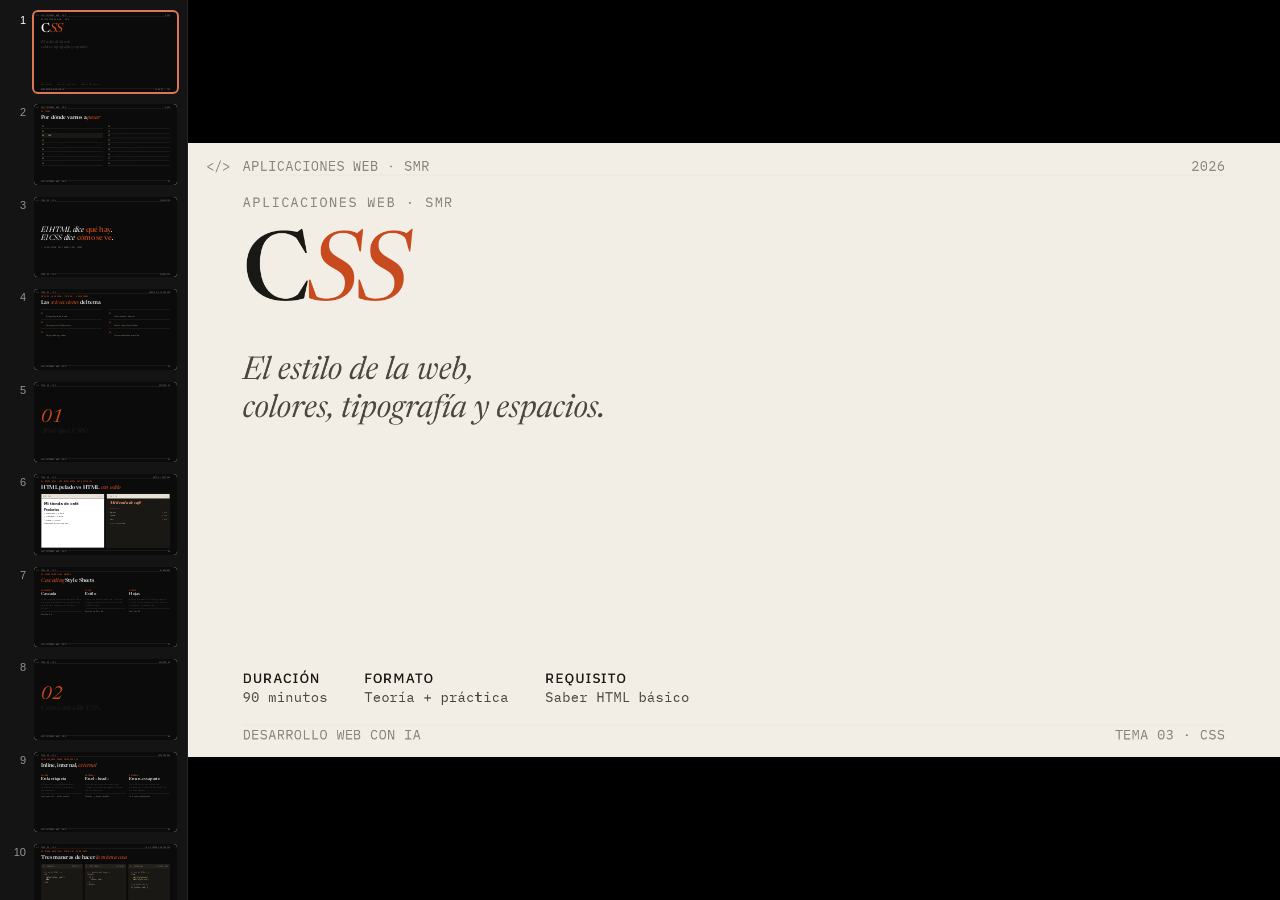
<file: Tema 3 - CSS.html>
<!DOCTYPE html>
<html lang="es">
<head>
<meta charset="UTF-8">
<title>Curso Web con IA · Tema 3 — CSS</title>
<link rel="icon" type="image/svg+xml" href="assets/favicon.svg">
<link rel="preconnect" href="https://fonts.googleapis.com">
<link rel="preconnect" href="https://fonts.gstatic.com" crossorigin>
<link href="https://fonts.googleapis.com/css2?family=Newsreader:ital,opsz,wght@0,6..72,400;0,6..72,500;0,6..72,600;1,6..72,400&family=IBM+Plex+Sans:wght@300;400;500;600;700&family=IBM+Plex+Mono:wght@400;500;600&family=Libre+Baskerville:ital,wght@0,400;0,700;1,400&display=swap" rel="stylesheet">
<link rel="stylesheet" href="assets/css/base.css">
<script src="deck-stage.js"></script>
<style>
  /* ===== Syllabus ===== */
  .syllabus{
    list-style: none; margin: 0; padding: 0;
    border-top: 1px solid var(--ink);
    margin-top: 4px;
  }
  .syllabus li{
    display: grid;
    grid-template-columns: 90px 420px 1fr 200px;
    gap: 32px;
    align-items: baseline;
    border-bottom: 1px solid var(--rule);
    padding: 22px 8px;
  }
  .syllabus li:last-child{ border-bottom: none; }
  .syllabus .num{
    font-family: var(--mono);
    color: var(--ink-3);
    font-size: 28px;
    font-weight: 500;
    letter-spacing: .02em;
  }
  .syllabus .name{
    font-family: var(--serif);
    color: var(--ink);
    font-size: 42px;
    line-height: 1;
    font-weight: 500;
    letter-spacing: -.01em;
  }
  .syllabus .desc{
    font-family: var(--sans);
    color: var(--ink-2);
    font-size: 28px;
    line-height: 1.3;
  }
  .syllabus .here{
    font-family: var(--mono);
    color: var(--ink-3);
    font-size: 24px;
    text-transform: uppercase;
    letter-spacing: .08em;
    text-align: right;
  }
  .syllabus li.current{
    background: var(--ink);
    margin: 0 -16px;
    padding: 24px 24px;
    border-bottom: 1px solid var(--ink);
  }
  .syllabus li.current .num{ color: var(--accent-soft); }
  .syllabus li.current .name{ color: var(--bg); font-style: italic; }
  .syllabus li.current .desc{ color: #C9C2B4; }
  .syllabus li.current .here{ color: var(--accent-soft); }

  /* 2-column variant for 18-tema syllabus */
  .syllabus.cols-2{
    display: grid;
    grid-template-columns: 1fr 1fr;
    grid-template-rows: repeat(9, auto);
    grid-auto-flow: column;
    column-gap: 64px;
    border-top: 1px solid var(--ink);
    margin-top: 4px;
    list-style: none;
    padding: 0;
  }
  .syllabus.cols-2 li{
    display: grid;
    grid-template-columns: 56px 1fr;
    gap: 18px;
    align-items: baseline;
    border-bottom: 1px solid var(--rule);
    padding: 14px 8px;
    margin: 0;
  }
  .syllabus.cols-2 .num{ font-size: 22px; }
  .syllabus.cols-2 .name{ font-size: 30px; line-height: 1.05; }
  .syllabus.cols-2 .desc{ display: none; }
  .syllabus.cols-2 .here{ display: none; }
  .syllabus.cols-2 li.current{
    background: var(--ink);
    margin: 0;
    padding: 14px 14px;
    border-bottom: 1px solid var(--ink);
  }

  /* ===== Two col ===== */
  .two-col{
    display:grid;
    grid-template-columns: 1fr 1fr;
    gap: 80px;
    margin-top: 0;
  }
  .col h3{
    font-family: var(--mono);
    font-size: var(--type-small);
    text-transform: uppercase;
    letter-spacing: .08em;
    color: var(--accent);
    margin: 0 0 16px;
    font-weight: 500;
  }
  .col p{
    font-family: var(--serif);
    font-size: 40px;
    line-height: 1.25;
    margin: 0;
    color: var(--ink);
    font-weight: 400;
  }

  /* ===== Three col pillars ===== */
  .three-col{
    display:grid;
    grid-template-columns: 1fr 1fr 1fr;
    gap: 48px;
    margin-top: 0;
  }
  .pillar{
    border-top: 2px solid var(--ink);
    padding-top: 28px;
    display:flex; flex-direction:column;
  }
  .pillar .lang{
    font-family: var(--mono);
    font-size: var(--type-small);
    color: var(--accent);
    letter-spacing: .08em;
    text-transform: uppercase;
    font-weight: 500;
  }
  .pillar h4{
    font-family: var(--serif);
    font-size: 56px;
    margin: 8px 0 16px;
    font-weight: 500;
    letter-spacing: -.01em;
  }
  .pillar p{
    font-family: var(--sans);
    font-size: var(--type-body);
    color: var(--ink-2);
    line-height: 1.35;
    margin: 0;
  }
  .pillar .role{
    font-family: var(--mono);
    font-size: var(--type-small);
    color: var(--ink-3);
    margin-top: 24px;
    padding-top: 24px;
    border-top: 1px solid var(--rule);
  }

  /* ===== Code + Render split ===== */
  .split{
    display:grid;
    grid-template-columns: 1fr 1fr;
    gap: 32px;
    flex: 1;
    min-height: 0;
  }
  .split.code-wide{ grid-template-columns: 1.2fr 1fr; }
  .pane{
    border: 1px solid var(--rule);
    display:flex; flex-direction:column;
    overflow: hidden;
  }
  .pane-head{
    font-family: var(--mono);
    font-size: var(--type-tiny);
    text-transform: uppercase;
    letter-spacing: .1em;
    padding: 14px 22px;
    border-bottom: 1px solid var(--rule);
    color: var(--ink-3);
    background: var(--bg-2);
    display:flex; justify-content:space-between; align-items:center;
  }
  .pane-head .dots{ color: var(--ink-3); letter-spacing: 2px; }
  .pane-body{
    flex: 1;
    overflow: hidden;
    padding: 28px 32px;
  }
  .pane.code{ background: var(--code-bg); border-color: var(--code-bg); }
  .pane.code .pane-head{ background: #24211C; border-color: #34302A; color: #8A8278; }
  .pane.code .pane-body{
    font-family: var(--mono);
    font-size: var(--type-code);
    line-height: 1.55;
    color: var(--code-text);
    white-space: pre;
    tab-size: 2;
  }
  .pane.render .pane-head{ background: var(--bg-2); }
  .pane.render .pane-body{ background: #ffffff; padding: 32px 36px; }

  .tag-name{ color: var(--code-tag); }
  .tag-punct{ color: #8A8278; }
  .attr-name{ color: var(--code-attr); }
  .attr-val{ color: var(--code-string); }
  .prop{ color: var(--code-prop); }
  .val{ color: var(--code-string); }
  .sel{ color: var(--code-tag); }
  .txt{ color: var(--code-text); }
  .com{ color: var(--code-comment); font-style: italic; }

  /* Render body styles */
  .render-body{
    font-family: -apple-system, "Segoe UI", system-ui, sans-serif;
    color: #111;
    font-size: 26px;
    line-height: 1.45;
  }
  .render-body h1{ font-size: 48px; margin: 0 0 14px; font-weight: 700;}
  .render-body h2{ font-size: 36px; margin: 22px 0 10px; font-weight: 700;}
  .render-body p{ margin: 0 0 14px; font-size: 26px; }
  .render-body ul{ margin: 0 0 14px; padding-left: 32px;}
  .render-body li{ margin: 4px 0; font-size: 26px;}

  /* ===== Use cases table ===== */
  .usecases{
    margin-top: 12px;
    border-top: 1px solid var(--ink);
  }
  .usecase-row{
    display:grid;
    grid-template-columns: 280px 1fr 1fr;
    gap: 48px;
    border-bottom: 1px solid var(--rule);
    padding: 24px 0;
    align-items: baseline;
  }
  .usecase-row .tag{
    font-family: var(--mono);
    font-size: 32px;
    color: var(--accent);
    font-weight: 500;
  }
  .usecase-row .what{
    font-family: var(--serif);
    font-size: 30px;
    line-height: 1.25;
    color: var(--ink);
  }
  .usecase-row .where{
    font-family: var(--sans);
    font-size: var(--type-small);
    color: var(--ink-3);
    line-height: 1.35;
  }

  /* ===== Vocab grid ===== */
  .vocab{
    display:grid;
    grid-template-columns: repeat(4, 1fr);
    gap: 1px;
    background: var(--rule);
    border: 1px solid var(--rule);
    margin-top: 8px;
  }
  .vocab .term{
    background: var(--bg);
    padding: 28px 28px;
    display:flex; flex-direction:column; gap: 6px;
    min-height: 140px;
  }
  .vocab .term .name{
    font-family: var(--mono);
    font-size: 30px;
    color: var(--ink);
    font-weight: 500;
    line-height: 1;
  }
  .vocab .term .name .ac{ color: var(--accent); }
  .vocab .term .es{
    font-family: var(--mono);
    font-size: var(--type-tiny);
    color: var(--accent);
    letter-spacing: .04em;
    text-transform: uppercase;
  }
  .vocab .term .desc{
    font-family: var(--sans);
    font-size: 22px;
    color: var(--ink-2);
    line-height: 1.3;
    margin-top: 4px;
  }

  /* ===== Color swatches ===== */
  .swatches{
    display:grid;
    grid-template-columns: repeat(6, 1fr);
    gap: 1px;
    background: var(--rule);
    border: 1px solid var(--rule);
    margin-top: 8px;
  }
  .swatch{
    background: var(--bg);
    padding: 22px;
    display:flex; flex-direction:column; gap: 14px;
    min-height: 220px;
  }
  .swatch .chip{
    width: 100%;
    height: 110px;
    border: 1px solid rgba(0,0,0,.08);
  }
  .swatch .name{
    font-family: var(--mono);
    font-size: 22px;
    color: var(--ink);
    font-weight: 500;
  }
  .swatch .hex{
    font-family: var(--mono);
    font-size: 18px;
    color: var(--ink-3);
    letter-spacing: .02em;
  }

  /* ===== Box model diagram ===== */
  .boxmodel-wrap{
    flex:1;
    display:flex;
    align-items:center;
    justify-content:center;
    min-height: 0;
  }
  .boxmodel{
    position: relative;
    background: rgba(232, 149, 106, 0.22);
    padding: 70px 90px;
    font-family: var(--mono);
    font-size: var(--type-small);
    color: var(--ink-2);
    border: 1px dashed var(--accent-soft);
  }
  .boxmodel .border-layer{
    border: 28px solid var(--ink);
    position: relative;
  }
  .boxmodel .padding-layer{
    background: rgba(217, 194, 110, 0.55);
    padding: 50px 70px;
    position: relative;
  }
  .boxmodel .content-layer{
    background: var(--ink);
    color: var(--bg);
    padding: 32px 64px;
    font-family: var(--serif);
    font-size: 56px;
    font-style: italic;
    text-align: center;
    letter-spacing: -.01em;
  }
  .boxmodel .lab{
    position: absolute;
    font-family: var(--mono);
    text-transform: uppercase;
    font-weight: 500;
  }
  .boxmodel > .lab{
    top: 14px; left: 18px;
    color: var(--accent);
    font-size: var(--type-tiny);
    letter-spacing: .08em;
  }
  .boxmodel .border-layer > .lab{
    top: -28px;
    left: 18px;
    height: 28px;
    padding: 0 10px;
    display: flex;
    align-items: center;
    color: var(--bg);
    font-size: 18px;
    letter-spacing: .14em;
  }
  .boxmodel .padding-layer > .lab{
    top: 10px; left: 16px;
    color: #8a6e1f;
    font-size: var(--type-tiny);
    letter-spacing: .08em;
  }

  /* ===== Specificity scoreboard ===== */
  .specificity{
    display:grid;
    grid-template-columns: 1fr 1fr 1fr;
    gap: 32px;
    margin-top: 12px;
  }
  .spec-card{
    border: 1px solid var(--rule);
    padding: 28px 32px;
    display:flex; flex-direction:column;
    background: var(--bg);
  }
  .spec-card .score{
    font-family: var(--serif);
    font-size: 110px;
    line-height: 1;
    color: var(--accent);
    font-weight: 500;
    letter-spacing: -.02em;
    margin-bottom: 16px;
  }
  .spec-card .kind{
    font-family: var(--mono);
    font-size: var(--type-small);
    color: var(--ink-3);
    text-transform: uppercase;
    letter-spacing: .08em;
    margin-bottom: 8px;
  }
  .spec-card .ex{
    font-family: var(--mono);
    font-size: 28px;
    color: var(--ink);
    line-height: 1.3;
    margin: 0 0 16px;
  }
  .spec-card .note{
    font-family: var(--sans);
    font-size: 22px;
    color: var(--ink-2);
    line-height: 1.35;
    margin: 0;
    margin-top: auto;
    padding-top: 16px;
    border-top: 1px solid var(--rule);
  }

  /* ===== Position demo ===== */
  .posdemo{
    display:grid;
    grid-template-columns: repeat(4, 1fr);
    gap: 28px;
    flex: 1;
    margin-top: 12px;
    min-height: 0;
  }
  .posdemo .stage{
    border: 1px solid var(--rule);
    background: var(--bg-2);
    display:flex; flex-direction:column;
    overflow: hidden;
  }
  .posdemo .stage .head{
    background: var(--bg);
    border-bottom: 1px solid var(--rule);
    padding: 16px 22px;
    display:flex; flex-direction:column; gap: 4px;
  }
  .posdemo .stage .head .k{
    font-family: var(--mono);
    font-size: var(--type-tiny);
    color: var(--accent);
    text-transform: uppercase;
    letter-spacing: .08em;
    font-weight: 500;
  }
  .posdemo .stage .head .d{
    font-family: var(--sans);
    font-size: 20px;
    color: var(--ink-2);
    line-height: 1.3;
  }
  .posdemo .stage .canvas{
    flex: 1;
    position: relative;
    padding: 20px;
    display: flex;
    flex-direction: column;
    gap: 6px;
    overflow: hidden;
  }
  .posdemo .ph{
    height: 18px;
    background: rgba(132, 124, 110, 0.22);
    border-radius: 2px;
  }
  .posdemo .box{
    width: 70px; height: 70px;
    background: var(--accent);
    color: var(--bg);
    font-family: var(--mono);
    font-size: 18px;
    display:flex; align-items:center; justify-content:center;
    font-weight: 500;
  }
  .posdemo .box.s{ background: var(--accent); }
  .posdemo .box.r{ background: var(--ink); transform: translate(20px, 20px); }
  .posdemo .box.a{ position: absolute; top: 60px; right: 20px; background: var(--accent); }
  .posdemo .box.f{ position: absolute; bottom: 16px; left: 16px; background: var(--ink); }

  /* ===== Border-radius progression ===== */
  .radius-row{
    display:grid;
    grid-template-columns: repeat(4, 1fr);
    gap: 28px;
    flex: 1;
    align-items: stretch;
    margin-top: 12px;
    min-height: 0;
  }
  .r-cell{
    border: 1px solid var(--rule);
    background: var(--bg);
    display: flex;
    flex-direction: column;
    align-items: center;
    padding: 32px 20px 22px;
    gap: 14px;
  }
  .r-cell .r-shape{
    width: 200px;
    height: 200px;
    background: var(--accent);
  }
  .r-cell .r-name{
    font-family: var(--mono);
    font-size: 30px;
    color: var(--ink);
    font-weight: 500;
    margin-top: auto;
  }
  .r-cell .r-desc{
    font-family: var(--sans);
    font-size: 20px;
    color: var(--ink-2);
    line-height: 1.35;
    text-align: center;
    max-width: 220px;
  }

  /* ===== Toggle CSS <-> HTML in code pane ===== */
  .code-btn{
    background: transparent;
    color: var(--bg);
    border: 1px solid #34302A;
    padding: 4px 10px;
    font-family: var(--mono);
    font-size: 13px;
    text-transform: uppercase;
    letter-spacing: .12em;
    cursor: pointer;
    border-radius: 2px;
    transition: background .15s ease, border-color .15s ease, color .15s ease;
  }
  .code-btn:hover{ background: var(--accent); border-color: var(--accent); color: var(--bg); }
  .toggle-wrap .pane-body.view-html{ display: none; }
  .toggle-wrap.show-html .pane-body.view-css{ display: none; }
  .toggle-wrap.show-html .pane-body.view-html{ display: block; }
  .toggle-wrap .lab-html{ display: none; }
  .toggle-wrap.show-html .lab-css{ display: none; }
  .toggle-wrap.show-html .lab-html{ display: inline; }
  .toggle-wrap .lab-show-css{ display: none; }
  .toggle-wrap.show-html .lab-show-html{ display: none; }
  .toggle-wrap.show-html .lab-show-css{ display: inline; }

  /* ===== Z-index demo ===== */
  .zlayers{
    flex: 1;
    position: relative;
    display:flex;
    align-items:center;
    justify-content:center;
    min-height: 0;
  }
  .zlayers .zbox{
    position: absolute;
    width: 320px; height: 200px;
    border: 1px solid var(--ink);
    font-family: var(--mono);
    font-size: 24px;
    color: var(--ink);
    padding: 20px;
    display:flex; flex-direction:column; justify-content:space-between;
  }
  .zlayers .zbox .l{
    font-family: var(--serif);
    font-size: 56px;
    font-style: italic;
    color: var(--accent);
    line-height: 1;
  }
  .zlayers .z1{ background: var(--bg-2); transform: translate(-160px, -30px); z-index: 1; }
  .zlayers .z2{ background: var(--accent-soft); transform: translate(-30px, 30px); z-index: 2; }
  .zlayers .z3{ background: var(--ink); color: var(--bg); transform: translate(120px, -20px); z-index: 3; }
  .zlayers .z3 .l{ color: var(--accent-soft); }

  /* ===== Font specimen ===== */
  .fontspec{
    display:grid;
    grid-template-columns: 1fr 1fr;
    gap: 32px;
    margin-top: 8px;
  }
  .fs-card{
    border: 1px solid var(--rule);
    padding: 32px 36px;
    background: var(--bg);
    display:flex; flex-direction:column; gap: 16px;
  }
  .fs-card .label{
    font-family: var(--mono);
    font-size: var(--type-tiny);
    text-transform: uppercase;
    letter-spacing: .12em;
    color: var(--accent);
  }
  .fs-card .sample{
    font-size: 80px;
    line-height: 1;
    color: var(--ink);
    margin: 0;
  }
  .fs-card .meta-row{
    display:flex; gap: 24px;
    font-family: var(--mono);
    font-size: 20px;
    color: var(--ink-3);
    margin-top:auto;
    padding-top: 16px;
    border-top: 1px solid var(--rule);
  }
  .fs-card .meta-row b{ color: var(--ink); font-weight: 500; }
  .fs-serif{ font-family: var(--serif); }
  .fs-sans{ font-family: var(--sans); }
  .fs-mono{ font-family: var(--mono); }
  .fs-display{ font-family: "Libre Baskerville", Georgia, serif; }

  /* ===== Steps list (Google Fonts) ===== */
  .steps{
    margin-top: 12px;
    counter-reset: stepcount;
    border-top: 1px solid var(--ink);
  }
  .step-row{
    display:grid;
    grid-template-columns: 96px 1fr 1.2fr;
    gap: 40px;
    border-bottom: 1px solid var(--rule);
    padding: 28px 0;
    align-items: baseline;
  }
  .step-row .n{
    font-family: var(--serif);
    font-style: italic;
    font-size: 64px;
    line-height: 1;
    color: var(--accent);
  }
  .step-row .what{
    font-family: var(--serif);
    font-size: 32px;
    line-height: 1.25;
    color: var(--ink);
  }
  .step-row .how{
    font-family: var(--mono);
    font-size: 22px;
    color: var(--ink-2);
    line-height: 1.5;
    background: var(--bg-2);
    padding: 14px 18px;
    border-left: 3px solid var(--accent-soft);
  }

  /* ===== DevTools mock ===== */
  .devtools{
    flex: 1;
    display:flex;
    border: 1px solid var(--rule);
    background: var(--bg);
    overflow: hidden;
    min-height: 0;
  }
  .devtools .browser{
    flex: 1.2;
    border-right: 1px solid var(--rule);
    display:flex; flex-direction:column;
  }
  .devtools .browser .tabbar{
    background: var(--bg-2);
    border-bottom: 1px solid var(--rule);
    padding: 14px 22px;
    font-family: var(--mono);
    font-size: var(--type-tiny);
    color: var(--ink-3);
    text-transform: uppercase;
    letter-spacing: .08em;
    display:flex; justify-content:space-between;
  }
  .devtools .browser .page{
    padding: 32px 36px;
    background: #ffffff;
    flex: 1;
  }
  .devtools .browser .page h1{
    font-family: var(--serif);
    font-size: 60px;
    margin: 0 0 16px;
    color: var(--accent);
    font-style: italic;
    outline: 2px dashed #4F8FE2;
    outline-offset: 6px;
    width: fit-content;
  }
  .devtools .browser .page p{
    font-family: var(--sans);
    font-size: 24px;
    color: #333;
    margin: 0;
  }
  .devtools .panel{
    flex: 1;
    background: #1F1D1A;
    color: #E8E3D6;
    font-family: var(--mono);
    font-size: 22px;
    line-height: 1.55;
    display:flex; flex-direction:column;
  }
  .devtools .panel .panel-tabs{
    background: #14130F;
    border-bottom: 1px solid #34302A;
    padding: 10px 22px;
    font-size: 18px;
    color: #8A8278;
    text-transform: uppercase;
    letter-spacing: .08em;
    display:flex; gap: 24px;
  }
  .devtools .panel .panel-tabs .active{ color: var(--accent-soft); }
  .devtools .panel .panel-body{
    flex: 1;
    padding: 22px 26px;
    overflow: hidden;
  }
  .devtools .panel .rule{ margin-bottom: 18px; }
  .devtools .panel .selector{ color: #E8956A; }
  .devtools .panel .prop{ color: #9AB8D9; }
  .devtools .panel .val{ color: #B8C97A; }
  .devtools .panel .com{ color: #6E665A; font-style: italic; }

  /* ===== Challenge slide ===== */
  .challenge .frame{ padding: 0; }
  .challenge-grid{
    display:grid;
    grid-template-columns: 1.4fr 1fr;
    gap: 80px;
    flex: 1;
    min-height: 0;
  }
  .challenge-left{ display:flex; flex-direction:column; }
  .challenge-left .brief{
    font-family: var(--serif);
    font-size: 38px;
    line-height: 1.3;
    color: var(--ink);
    margin: 0 0 32px;
    max-width: 900px;
  }
  .challenge-left .specs{
    border-top: 1px solid var(--ink);
    margin-top: auto;
  }
  .challenge-left .spec-row{
    display:grid; grid-template-columns: 240px 1fr;
    padding: 16px 0;
    border-bottom: 1px solid var(--rule);
    align-items: baseline;
    gap: 24px;
  }
  .challenge-left .spec-row .k{
    font-family: var(--mono);
    font-size: var(--type-tiny);
    color: var(--ink-3);
    letter-spacing: .08em;
    text-transform: uppercase;
  }
  .challenge-left .spec-row .v{
    font-family: var(--sans);
    font-size: var(--type-small);
    color: var(--ink);
    line-height: 1.35;
  }
  .challenge-right{
    background: var(--ink);
    color: var(--bg);
    padding: 48px;
    display:flex; flex-direction:column;
  }
  .challenge-right .stamp{
    font-family: var(--mono);
    font-size: var(--type-tiny);
    letter-spacing: .12em;
    text-transform: uppercase;
    color: var(--accent-soft);
    margin-bottom: 24px;
  }
  .challenge-right h2{
    font-family: var(--serif);
    font-size: 52px;
    line-height: 1.05;
    margin: 0 0 24px;
    font-weight: 500;
    letter-spacing: -.01em;
  }
  .challenge-right ul{
    list-style: none; margin: 0; padding: 0;
  }
  .challenge-right ul li{
    font-family: var(--sans);
    font-size: 22px;
    line-height: 1.4;
    padding: 12px 0;
    border-bottom: 1px solid #34302A;
    color: #D9D2C0;
    display: grid; grid-template-columns: 32px 1fr; gap: 12px;
  }
  .challenge-right ul li::before{
    content: "□";
    color: var(--accent-soft);
    font-family: var(--mono);
  }
  .challenge-right .footer-note{
    margin-top:auto; padding-top: 24px;
    font-family: var(--mono); font-size: 20px;
    color: #8A8278; letter-spacing: .04em;
    line-height: 1.5;
  }
  .challenge-right .laos-flag{
    display: grid;
    grid-template-rows: 1fr 2fr 1fr;
    height: 180px;
    margin-bottom: 24px;
    border: 1px solid #34302A;
  }
  .challenge-right .laos-flag .red{ background: #CE1126; }
  .challenge-right .laos-flag .blue{
    background: #002868;
    display:flex; align-items:center; justify-content:center;
  }
  .challenge-right .laos-flag .circle{
    width: 70px; height: 70px;
    background: #ffffff;
    border-radius: 50%;
  }

  /* ===== Game card preview ===== */
  .challenge-right .game-card{
    position: relative;
    width: 260px;
    margin: 0 auto 22px;
    background: #ffffff;
    border-radius: 10px;
    overflow: hidden;
    box-shadow: 0 6px 20px rgba(0,0,0,.35);
  }
  .challenge-right .game-card .gc-img{
    display: block;
    width: 100%;
    aspect-ratio: 1 / 1;
    object-fit: cover;
    background: linear-gradient(135deg, #4A4640, #1A1814);
  }
  .challenge-right .game-card .gc-tag{
    position: absolute;
    top: 10px;
    right: 10px;
    background: var(--accent);
    color: var(--bg);
    font-family: var(--mono);
    font-size: 12px;
    padding: 5px 12px;
    border-radius: 4px;
    font-weight: 500;
    letter-spacing: .08em;
    text-transform: uppercase;
  }
  .challenge-right .game-card .gc-body{
    padding: 14px 16px 16px;
    background: #ffffff;
    color: #1A1814;
  }
  .challenge-right .game-card .gc-title{
    font-family: var(--serif);
    font-size: 22px;
    line-height: 1.1;
    margin: 0 0 4px;
    font-weight: 600;
    color: #1A1814;
  }
  .challenge-right .game-card .gc-meta{
    font-family: var(--mono);
    font-size: 11px;
    color: #8A8278;
    letter-spacing: .06em;
    text-transform: uppercase;
    margin: 0 0 8px;
  }
  .challenge-right .game-card .gc-price{
    font-family: var(--mono);
    font-size: 18px;
    color: var(--accent);
    font-weight: 600;
    letter-spacing: .02em;
  }

  /* ===== Closing ===== */
  .closing .display{
    font-family: var(--serif);
    font-size: 128px;
    line-height: .95;
    margin: 0;
    letter-spacing: -.03em;
    font-weight: 500;
  }
  .closing .display em{ font-style: italic; color: var(--accent); font-weight: 500; }
  .closing .next{
    margin-top: auto;
    display:grid; grid-template-columns: 1fr 1fr; gap: 80px;
    border-top: 1px solid var(--ink);
    padding-top: 40px;
  }
  .closing .next .k{
    font-family: var(--mono); font-size: var(--type-tiny);
    letter-spacing: .12em; text-transform: uppercase;
    color: var(--ink-3); margin-bottom: 12px;
  }
  .closing .next .v{
    font-family: var(--serif); font-size: 40px;
    line-height: 1.2; color: var(--ink);
  }

  /* ===== Anatomy of a CSS rule ===== */
  .anatomy{
    display: flex; flex-direction: column;
    flex: 1; min-height: 0;
    margin-top: 8px;
  }
  .anatomy-line{
    background: var(--code-bg);
    padding: 44px 56px;
    font-family: var(--mono);
    font-size: 80px;
    line-height: 1;
    letter-spacing: -.01em;
    text-align: center;
    white-space: nowrap;
  }
  .anatomy-line .sel{ color: var(--code-tag); }
  .anatomy-line .prop{ color: var(--code-prop); }
  .anatomy-line .val{ color: var(--code-string); }
  .anatomy-line .punct{ color: #8A8278; }

  .anatomy-cards{
    display: grid;
    grid-template-columns: 1fr 1fr 1fr;
    gap: 32px;
    margin-top: 32px;
  }
  .anatomy-card{
    border: 1px solid var(--rule);
    padding: 28px 32px;
    background: var(--bg);
    display: flex; flex-direction: column; gap: 6px;
  }
  .anatomy-card .role{
    font-family: var(--mono);
    font-size: var(--type-tiny);
    color: var(--accent);
    letter-spacing: .12em;
    text-transform: uppercase;
    font-weight: 500;
  }
  .anatomy-card .sample{
    font-family: var(--mono);
    font-size: 48px;
    font-weight: 500;
    line-height: 1;
    letter-spacing: -.01em;
    margin: 10px 0 12px;
  }
  .anatomy-card .sample.sel{ color: var(--code-tag); }
  .anatomy-card .sample.prop{ color: var(--code-prop); }
  .anatomy-card .sample.val{ color: var(--code-string); }
  .anatomy-card p{
    font-family: var(--sans);
    font-size: 22px;
    color: var(--ink-2);
    line-height: 1.4;
    margin: 0;
  }
  .anatomy-card p code{
    font-family: var(--mono);
    font-size: 20px;
    background: var(--bg-2);
    padding: 1px 6px;
    border-radius: 3px;
    color: var(--ink);
  }

  /* ===== Property families ===== */
  .families{
    display: grid;
    grid-template-columns: 1fr 1fr 1fr;
    gap: 1px;
    background: var(--rule);
    border: 1px solid var(--rule);
    margin-top: 8px;
  }
  .family{
    background: var(--bg);
    padding: 28px 30px;
    display: flex; flex-direction: column; gap: 10px;
    min-height: 200px;
  }
  .family .fam-label{
    font-family: var(--mono);
    font-size: var(--type-tiny);
    color: var(--accent);
    letter-spacing: .12em;
    text-transform: uppercase;
    font-weight: 500;
  }
  .family .fam-list{
    font-family: var(--mono);
    font-size: 22px;
    color: var(--ink);
    line-height: 1.5;
    margin-top: 2px;
    word-break: break-word;
  }
  .family .fam-desc{
    font-family: var(--sans);
    font-size: 22px;
    color: var(--ink-2);
    line-height: 1.35;
    margin-top: auto;
  }
</style>
</head>
<body>

<deck-stage width="1920" height="1080">

  <!-- ============ 01 PORTADA ============ -->
  <section data-label="01 Portada">
    <div class="chrome"></div>
    <a class="home-corner" href="index.html" title="Volver al índice">&lt;/&gt;</a>
    <div class="meta"><span>Aplicaciones web · SMR</span><span>2026</span></div>
    <div class="frame cover">
      <div class="kicker">Aplicaciones web · SMR</div>
      <h1 class="display">C<em>SS</em></h1>
      <p class="sub">El estilo de la web,<br>colores, tipografía y espacios.</p>
      <div class="stamp">
        <span><b>Duración</b>90 minutos</span>
        <span><b>Formato</b>Teoría + práctica</span>
        <span><b>Requisito</b>Saber HTML básico</span>
      </div>
    </div>
    <div class="meta-foot"><span>Desarrollo Web con IA</span><span>Tema 03 · CSS</span></div>
  </section>

  <!-- ============ 02 MAPA DE LA ASIGNATURA ============ -->
  <section data-label="02 Mapa de la asignatura">
    <div class="chrome"></div>
    <a class="home-corner" href="index.html" title="Volver al índice">&lt;/&gt;</a>
    <div class="meta"><span>Aplicaciones web · SMR</span><span>Mapa</span></div>
    <div class="frame">
      <p class="eyebrow">18 temas</p>
      <h1 class="title">Por dónde vamos a <em>pasar</em></h1>
      <ol class="syllabus cols-2">
        <li><span class="num">01</span><span class="name">HTML</span></li>
        <li><span class="num">02</span><span class="name">Componentes UI</span></li>
        <li class="current"><span class="num">03</span><span class="name">CSS</span></li>
        <li><span class="num">04</span><span class="name">CSS avanzado</span></li>
        <li><span class="num">05</span><span class="name">JavaScript</span></li>
        <li><span class="num">06</span><span class="name">JavaScript avanzado</span></li>
        <li><span class="num">07</span><span class="name">DOM y eventos</span></li>
        <li><span class="num">08</span><span class="name">APIs y datos</span></li>
        <li><span class="num">09</span><span class="name">Git y GitHub</span></li>
        <li><span class="num">10</span><span class="name">Node</span></li>
        <li><span class="num">11</span><span class="name">SQL</span></li>
        <li><span class="num">12</span><span class="name">PostgreSQL</span></li>
        <li><span class="num">13</span><span class="name">React</span></li>
        <li><span class="num">14</span><span class="name">React avanzado</span></li>
        <li><span class="num">15</span><span class="name">Diseño con Tailwind e IA</span></li>
        <li><span class="num">16</span><span class="name">Despliegue</span></li>
        <li><span class="num">17</span><span class="name">Aplicación full-stack</span></li>
        <li><span class="num">18</span><span class="name">Apps móviles con Expo</span></li>
      </ol>
    </div>
    <div class="meta-foot"><span>Aplicaciones web · SMR</span><span>02</span></div>
  </section>

  <!-- ============ 03 FILOSOFÍA ============ -->
  <section data-label="03 Filosofia">
    <div class="chrome"></div>
    <a class="home-corner" href="index.html" title="Volver al índice">&lt;/&gt;</a>
    <div class="meta"><span>Tema 03 · CSS</span><span>Filosofía</span></div>
    <div class="frame quote-slide">
      <blockquote>
        El HTML dice <span class="ac">qué hay</span>.<br>
        El CSS dice <span class="ac">cómo se ve</span>.
      </blockquote>
      <cite>— La división del trabajo del front</cite>
    </div>
    <div class="meta-foot"><span>Tema 03 · CSS</span><span>Filosofía</span></div>
  </section>

  <!-- ============ 04 ÍNDICE ============ -->
  <section data-label="04 Indice">
    <div class="chrome"></div>
    <a class="home-corner" href="index.html" title="Volver al índice">&lt;/&gt;</a>
    <div class="meta"><span>Tema 03 · CSS</span><span>Índice de la sesión</span></div>
    <div class="frame">
      <p class="eyebrow">Mapa de la sesión — 90 min · 6 secciones</p>
      <h1 class="title">Las <em>seis secciones</em> del tema</h1>
      <div class="index-grid">
        <div class="index-item"><span class="n">01</span><div class="t">¿Por qué CSS?<small>El segundo pilar de la web</small></div></div>
        <div class="index-item"><span class="n">02</span><div class="t">Cómo añadir CSS<small>Inline, internal y external</small></div></div>
        <div class="index-item"><span class="n">03</span><div class="t">Selectores<small>Cómo apuntar a los elementos</small></div></div>
        <div class="index-item"><span class="n">04</span><div class="t">Estilo visual<small>Colores, tipografía y unidades</small></div></div>
        <div class="index-item"><span class="n">05</span><div class="t">El Box Model<small>Margin, padding y border</small></div></div>
        <div class="index-item"><span class="n">06</span><div class="t">Cascada y posición<small>Quién manda y dónde se coloca</small></div></div>
      </div>
    </div>
    <div class="meta-foot"><span>Aplicaciones web · SMR</span><span>04</span></div>
  </section>

  <!-- ============ 05 SECTION BREAK 01 · ¿Por qué CSS? ============ -->
  <section data-label="05 Seccion 01 Por que CSS">
    <div class="chrome"></div>
    <a class="home-corner" href="index.html" title="Volver al índice">&lt;/&gt;</a>
    <div class="meta"><span>Tema 03 · CSS</span><span>Sección 01</span></div>
    <div class="frame sect">
      <div class="num">01</div>
      <h2 class="name">¿Por qué CSS?</h2>
    </div>
    <div class="meta-foot"><span>Aplicaciones web · SMR</span><span>05</span></div>
  </section>

  <!-- ============ 06 SIN CSS / CON CSS ============ -->
  <section data-label="06 Sin CSS vs Con CSS">
    <div class="chrome"></div>
    <a class="home-corner" href="index.html" title="Volver al índice">&lt;/&gt;</a>
    <div class="meta"><span>Tema 03 · CSS</span><span>Antes / después</span></div>
    <div class="frame">
      <p class="eyebrow">El mismo HTML, dos resultados muy distintos</p>
      <h1 class="title">HTML pelado vs HTML <em>con estilo</em></h1>
      <div class="split">
        <div class="pane render">
          <div class="pane-head"><span>Sin CSS</span><span class="dots">• • •</span></div>
          <div class="pane-body">
            <div class="render-body">
              <h1>Mi tienda de café</h1>
              <h2>Productos</h2>
              <ul>
                <li>Espresso — 1,80 €</li>
                <li>Cortado — 1,90 €</li>
                <li>Latte — 2,40 €</li>
              </ul>
              <p>Llámanos al 911 234 567.</p>
            </div>
          </div>
        </div>
        <div class="pane render">
          <div class="pane-head"><span>Con CSS</span><span class="dots">• • •</span></div>
          <div class="pane-body" style="background:#1A1814; padding: 0;">
            <div style="background:#1A1814; color:#F2EEE5; padding: 36px 40px; height: 100%; font-family: 'Newsreader', Georgia, serif;">
              <h1 style="font-family:'Newsreader',serif; font-style:italic; font-size: 56px; color:#E8956A; margin: 0 0 28px; letter-spacing: -.02em;">Mi tienda de café</h1>
              <h2 style="font-family:'IBM Plex Mono',monospace; font-size: 18px; color:#8A8278; text-transform:uppercase; letter-spacing:.12em; margin: 0 0 18px;">Productos</h2>
              <ul style="list-style:none; padding:0; margin: 0 0 28px;">
                <li style="display:flex; justify-content:space-between; padding: 12px 0; border-bottom:1px solid #34302A; font-size: 22px;"><span>Espresso</span><span style="color:#E8956A;">1,80 €</span></li>
                <li style="display:flex; justify-content:space-between; padding: 12px 0; border-bottom:1px solid #34302A; font-size: 22px;"><span>Cortado</span><span style="color:#E8956A;">1,90 €</span></li>
                <li style="display:flex; justify-content:space-between; padding: 12px 0; border-bottom:1px solid #34302A; font-size: 22px;"><span>Latte</span><span style="color:#E8956A;">2,40 €</span></li>
              </ul>
              <p style="font-family:'IBM Plex Sans',sans-serif; font-size: 18px; color:#C9C2B4; margin: 0;">Llámanos al <b style="color:#F2EEE5;">911 234 567</b>.</p>
            </div>
          </div>
        </div>
      </div>
    </div>
    <div class="meta-foot"><span>Aplicaciones web · SMR</span><span>06</span></div>
  </section>

  <!-- ============ 07 CASCADING STYLE SHEETS ============ -->
  <section data-label="07 Cascading Style Sheets">
    <div class="chrome"></div>
    <a class="home-corner" href="index.html" title="Volver al índice">&lt;/&gt;</a>
    <div class="meta"><span>Tema 03 · CSS</span><span>El nombre</span></div>
    <div class="frame">
      <p class="eyebrow">El significado del nombre</p>
      <h1 class="title"><em>Cascading</em> Style Sheets</h1>
      <div class="three-col">
        <div class="pillar">
          <div class="lang">Cascading</div>
          <h4>Cascada</h4>
          <p>Si dos reglas dicen cosas distintas sobre el mismo elemento, hay un orden claro para decidir cuál gana. Lo veremos al final.</p>
          <div class="role">Sección 06</div>
        </div>
        <div class="pillar">
          <div class="lang">Style</div>
          <h4>Estilo</h4>
          <p>Cómo se ve cada cosa: color, tamaño, tipografía, espacios, bordes, posición. Todo lo visual.</p>
          <div class="role">Secciones 04 y 05</div>
        </div>
        <div class="pillar">
          <div class="lang">Sheets</div>
          <h4>Hojas</h4>
          <p>Reglas reunidas en un archivo aparte (.css) que se enchufa al HTML. Separar contenido y presentación.</p>
          <div class="role">Sección 02</div>
        </div>
      </div>
    </div>
    <div class="meta-foot"><span>Aplicaciones web · SMR</span><span>07</span></div>
  </section>

  <!-- ============ 08 SECTION BREAK 02 · Cómo añadir CSS ============ -->
  <section data-label="08 Seccion 02 Como anadir CSS">
    <div class="chrome"></div>
    <a class="home-corner" href="index.html" title="Volver al índice">&lt;/&gt;</a>
    <div class="meta"><span>Tema 03 · CSS</span><span>Sección 02</span></div>
    <div class="frame sect">
      <div class="num">02</div>
      <h2 class="name">Cómo añadir CSS.</h2>
    </div>
    <div class="meta-foot"><span>Aplicaciones web · SMR</span><span>08</span></div>
  </section>

  <!-- ============ 09 LAS 3 FORMAS ============ -->
  <section data-label="09 Tres formas de anadir CSS">
    <div class="chrome"></div>
    <a class="home-corner" href="index.html" title="Volver al índice">&lt;/&gt;</a>
    <div class="meta"><span>Tema 03 · CSS</span><span>Tres formas</span></div>
    <div class="frame">
      <p class="eyebrow">Tres lugares donde escribir CSS</p>
      <h1 class="title">Inline, internal, <em>external</em></h1>
      <div class="three-col">
        <div class="pillar">
          <div class="lang">Inline</div>
          <h4>En la etiqueta</h4>
          <p>Atributo <code>style</code> directamente en un elemento HTML. Solo afecta a ese elemento.</p>
          <div class="role">Caso puntual · evita usarlo</div>
        </div>
        <div class="pillar">
          <div class="lang">Internal</div>
          <h4>En el &lt;head&gt;</h4>
          <p>Una etiqueta <code>&lt;style&gt;</code> dentro del &lt;head&gt; con todas las reglas. Afecta a todo este archivo.</p>
          <div class="role">Pruebas y demos rápidas</div>
        </div>
        <div class="pillar">
          <div class="lang">External</div>
          <h4>En un .css aparte</h4>
          <p>Un archivo <code>style.css</code> que se enchufa con <code>&lt;link&gt;</code>. Reutilizable en muchas páginas.</p>
          <div class="role">La forma profesional</div>
        </div>
      </div>
    </div>
    <div class="meta-foot"><span>Aplicaciones web · SMR</span><span>09</span></div>
  </section>

  <!-- ============ 10 INLINE / INTERNAL / EXTERNAL EN CÓDIGO ============ -->
  <section data-label="10 Tres formas en codigo">
    <div class="chrome"></div>
    <a class="home-corner" href="index.html" title="Volver al índice">&lt;/&gt;</a>
    <div class="meta"><span>Tema 03 · CSS</span><span>Las 3 formas en código</span></div>
    <div class="frame">
      <p class="eyebrow">El mismo objetivo: pintar el h1 en rojo</p>
      <h1 class="title">Tres maneras de hacer <em>la misma cosa</em></h1>
      <div class="split" style="grid-template-columns: 1fr 1fr 1fr; gap: 24px;">
        <div class="pane code">
          <div class="pane-head"><span>1. Inline</span><span class="dots">style=""</span></div>
<div class="pane-body" style="font-size: 22px;"><span class="com">&lt;!-- en el HTML --&gt;</span>
<span class="tag-punct">&lt;</span><span class="tag-name">h1</span>
  <span class="attr-name">style</span>=<span class="attr-val">"color: red;"</span><span class="tag-punct">&gt;</span>
  Hola
<span class="tag-punct">&lt;/</span><span class="tag-name">h1</span><span class="tag-punct">&gt;</span></div>
        </div>
        <div class="pane code">
          <div class="pane-head"><span>2. Internal</span><span class="dots">&lt;style&gt;</span></div>
<div class="pane-body" style="font-size: 22px;"><span class="com">&lt;!-- dentro del head --&gt;</span>
<span class="tag-punct">&lt;</span><span class="tag-name">style</span><span class="tag-punct">&gt;</span>
  <span class="sel">h1</span> {
    <span class="prop">color</span>: <span class="val">red</span>;
  }
<span class="tag-punct">&lt;/</span><span class="tag-name">style</span><span class="tag-punct">&gt;</span></div>
        </div>
        <div class="pane code">
          <div class="pane-head"><span>3. External</span><span class="dots">style.css</span></div>
<div class="pane-body" style="font-size: 22px;"><span class="com">&lt;!-- en el HTML --&gt;</span>
<span class="tag-punct">&lt;</span><span class="tag-name">link</span>
  <span class="attr-name">rel</span>=<span class="attr-val">"stylesheet"</span>
  <span class="attr-name">href</span>=<span class="attr-val">"style.css"</span><span class="tag-punct">&gt;</span>

<span class="com">/* en style.css */</span>
<span class="sel">h1</span> { <span class="prop">color</span>: <span class="val">red</span>; }</div>
        </div>
      </div>
    </div>
    <div class="meta-foot"><span>Aplicaciones web · SMR</span><span>10</span></div>
  </section>

  <!-- ============ 11 ¿CUÁL USAR? ============ -->
  <section data-label="11 Cual usar">
    <div class="chrome"></div>
    <a class="home-corner" href="index.html" title="Volver al índice">&lt;/&gt;</a>
    <div class="meta"><span>Tema 03 · CSS</span><span>¿Cuál uso?</span></div>
    <div class="frame">
      <p class="eyebrow">Recomendación práctica</p>
      <h1 class="title">Para casi todo, <em>external</em>.</h1>
      <div class="usecases">
        <div class="usecase-row">
          <div class="tag">External</div>
          <div class="what">El archivo .css separado del HTML, enlazado con &lt;link&gt;.</div>
          <div class="where">Tu opción por defecto. Reutilizable, ordenado, fácil de cachear.</div>
        </div>
        <div class="usecase-row">
          <div class="tag">Internal</div>
          <div class="what">El bloque &lt;style&gt; dentro del &lt;head&gt;.</div>
          <div class="where">Demos rápidas, una página única, prototipos sueltos.</div>
        </div>
        <div class="usecase-row">
          <div class="tag">Inline</div>
          <div class="what">El atributo style="" en un elemento concreto.</div>
          <div class="where">Excepciones. Sobrescribe todo lo demás (más sobre esto en la cascada).</div>
        </div>
      </div>
      <p class="lede" style="font-size: 32px; margin-top: 36px;">Regla de oro: <em>contenido</em> en el HTML, <em>presentación</em> en el CSS.</p>
    </div>
    <div class="meta-foot"><span>Aplicaciones web · SMR</span><span>11</span></div>
  </section>

  <!-- ============ 12 ANATOMÍA DE UNA REGLA ============ -->
  <section data-label="12 Anatomia de una regla">
    <div class="chrome"></div>
    <a class="home-corner" href="index.html" title="Volver al índice">&lt;/&gt;</a>
    <div class="meta"><span>Tema 03 · CSS</span><span>Anatomía de una regla</span></div>
    <div class="frame">
      <p class="eyebrow">El esqueleto de cada línea de CSS</p>
      <h1 class="title">Selector, <em>propiedad</em>, valor</h1>
      <div class="anatomy">
        <div class="anatomy-line"><span class="sel">.boton</span> <span class="punct">{</span> <span class="prop">color</span><span class="punct">:</span> <span class="val">white</span><span class="punct">;</span> <span class="punct">}</span></div>
        <div class="anatomy-cards">
          <div class="anatomy-card">
            <div class="role">Selector</div>
            <div class="sample sel">.boton</div>
            <p>A qué elemento aplicas el estilo. Aquí: cualquier cosa con <code>class="boton"</code>.</p>
          </div>
          <div class="anatomy-card">
            <div class="role">Propiedad</div>
            <div class="sample prop">color</div>
            <p>Qué quieres cambiar de ese elemento. Hay cientos: <code>color</code>, <code>font-size</code>, <code>margin</code>…</p>
          </div>
          <div class="anatomy-card">
            <div class="role">Valor</div>
            <div class="sample val">white</div>
            <p>Cómo lo cambias. Cada propiedad acepta un tipo distinto (color, número, palabra…).</p>
          </div>
        </div>
        <p class="lede" style="font-size: 26px; margin-top: 28px; margin-bottom: 0;">A cada par <code>propiedad: valor;</code> se le llama <b>declaración</b>. Dentro de las llaves <code>{ … }</code> puedes poner tantas declaraciones como quieras.</p>
      </div>
    </div>
    <div class="meta-foot"><span>Aplicaciones web · SMR</span><span>12</span></div>
  </section>

  <!-- ============ 13 FAMILIAS DE PROPIEDADES ============ -->
  <section data-label="13 Familias de propiedades">
    <div class="chrome"></div>
    <a class="home-corner" href="index.html" title="Volver al índice">&lt;/&gt;</a>
    <div class="meta"><span>Tema 03 · CSS</span><span>Familias de propiedades</span></div>
    <div class="frame">
      <p class="eyebrow">Qué cosas se pueden cambiar de un elemento</p>
      <h1 class="title">Las grandes <em>familias</em> de propiedades</h1>
      <div class="families">
        <div class="family">
          <div class="fam-label">Color y fondo</div>
          <div class="fam-list">color · background · opacity</div>
          <div class="fam-desc">El color de la letra, el del fondo y la transparencia.</div>
        </div>
        <div class="family">
          <div class="fam-label">Tipografía</div>
          <div class="fam-list">font-family · font-size · font-weight · line-height · text-align</div>
          <div class="fam-desc">Todo lo que tiene que ver con la letra.</div>
        </div>
        <div class="family">
          <div class="fam-label">Box model</div>
          <div class="fam-list">margin · padding · border · width · height</div>
          <div class="fam-desc">El tamaño de la caja y el espacio dentro y fuera de ella.</div>
        </div>
        <div class="family">
          <div class="fam-label">Layout y posición</div>
          <div class="fam-list">display · position · top / right / bottom / left · z-index · flex · grid</div>
          <div class="fam-desc">Cómo se colocan los elementos en la página.</div>
        </div>
        <div class="family">
          <div class="fam-label">Decoración</div>
          <div class="fam-list">border-radius · box-shadow · outline · cursor</div>
          <div class="fam-desc">Esquinas redondeadas, sombras y detalles visuales.</div>
        </div>
        <div class="family">
          <div class="fam-label">Movimiento</div>
          <div class="fam-list">transform · transition · animation</div>
          <div class="fam-desc">Rotar, escalar y animar. Lo veremos en el Tema 04.</div>
        </div>
      </div>
      <p class="lede" style="font-size: 26px; margin-top: 28px; margin-bottom: 0;">No hace falta memorizar nada: cuando necesites algo concreto, lo buscas. Aquí basta con quedarte con <em>qué tipos</em> de cosas se pueden tocar.</p>
    </div>
    <div class="meta-foot"><span>Aplicaciones web · SMR</span><span>13</span></div>
  </section>

  <!-- ============ 14 SECTION BREAK 03 · Selectores ============ -->
  <section data-label="14 Seccion 03 Selectores">
    <div class="chrome"></div>
    <a class="home-corner" href="index.html" title="Volver al índice">&lt;/&gt;</a>
    <div class="meta"><span>Tema 03 · CSS</span><span>Sección 03</span></div>
    <div class="frame sect">
      <div class="num">03</div>
      <h2 class="name">Selectores.</h2>
    </div>
    <div class="meta-foot"><span>Aplicaciones web · SMR</span><span>14</span></div>
  </section>

  <!-- ============ 15 CINCO TIPOS BÁSICOS ============ -->
  <section data-label="15 Cinco selectores basicos">
    <div class="chrome"></div>
    <a class="home-corner" href="index.html" title="Volver al índice">&lt;/&gt;</a>
    <div class="meta"><span>Tema 03 · CSS</span><span>Selectores básicos</span></div>
    <div class="frame">
      <p class="eyebrow">Cómo apuntar a los elementos</p>
      <h1 class="title">Cinco selectores que <em>cubren el 90%</em></h1>
      <div class="usecases">
        <div class="usecase-row">
          <div class="tag">h1, p, ul</div>
          <div class="what">Selector de elemento: por nombre de etiqueta.</div>
          <div class="where">Aplica a todos los &lt;h1&gt;, &lt;p&gt; o &lt;ul&gt; de la página.</div>
        </div>
        <div class="usecase-row">
          <div class="tag">.destacada</div>
          <div class="what">Selector de clase: empieza por punto.</div>
          <div class="where">Aplica a todos los elementos con class="destacada". El más usado.</div>
        </div>
        <div class="usecase-row">
          <div class="tag">#hero</div>
          <div class="what">Selector de id: empieza por almohadilla.</div>
          <div class="where">Aplica al único elemento con id="hero". Solo uno por página.</div>
        </div>
        <div class="usecase-row">
          <div class="tag">[type="email"]</div>
          <div class="what">Selector de atributo: corchetes con nombre y valor.</div>
          <div class="where">Aplica a todos los elementos cuyo atributo coincida. Útil en formularios.</div>
        </div>
        <div class="usecase-row">
          <div class="tag">*</div>
          <div class="what">Selector universal: el asterisco.</div>
          <div class="where">Aplica a todos los elementos. Típico para reset: * { margin: 0; }.</div>
        </div>
      </div>
    </div>
    <div class="meta-foot"><span>Aplicaciones web · SMR</span><span>15</span></div>
  </section>

  <!-- ============ 16 COMBINANDO SELECTORES ============ -->
  <section data-label="16 Combinando selectores">
    <div class="chrome"></div>
    <a class="home-corner" href="index.html" title="Volver al índice">&lt;/&gt;</a>
    <div class="meta"><span>Tema 03 · CSS</span><span>Combinar selectores</span></div>
    <div class="frame">
      <p class="eyebrow">Selectores que se enchufan unos con otros</p>
      <h1 class="title">Cuatro maneras de <em>combinarlos</em></h1>
      <div class="vocab">
        <div class="term">
          <span class="es">Agrupar</span>
          <span class="name"><span class="ac">h1, h2, h3</span></span>
          <span class="desc">Coma → "todos a la vez". Aplica el mismo estilo a varios selectores distintos.</span>
        </div>
        <div class="term">
          <span class="es">Descendiente</span>
          <span class="name"><span class="ac">article p</span></span>
          <span class="desc">Espacio → "&lt;p&gt; dentro de &lt;article&gt;", a cualquier nivel de profundidad.</span>
        </div>
        <div class="term">
          <span class="es">Hijo directo</span>
          <span class="name"><span class="ac">article &gt; p</span></span>
          <span class="desc">"&gt;" → solo &lt;p&gt; que sea hijo directo de &lt;article&gt;, no nietos.</span>
        </div>
        <div class="term">
          <span class="es">Encadenar</span>
          <span class="name"><span class="ac">.btn.primary</span></span>
          <span class="desc">Sin espacio → el elemento debe tener las dos clases: btn Y primary.</span>
        </div>
      </div>
      <p class="lede" style="font-size: 30px; margin-top: 36px;">Combinando estos cuatro mecanismos puedes apuntar a casi cualquier rincón de la página sin tocar el HTML.</p>
    </div>
    <div class="meta-foot"><span>Aplicaciones web · SMR</span><span>16</span></div>
  </section>

  <!-- ============ 17 SECTION BREAK 04 · Estilo visual ============ -->
  <section data-label="17 Seccion 04 Estilo visual" class="dark">
    <div class="chrome"></div>
    <a class="home-corner" href="index.html" title="Volver al índice">&lt;/&gt;</a>
    <div class="meta"><span>Tema 03 · CSS</span><span>Sección 04</span></div>
    <div class="frame sect">
      <div class="num" style="color: var(--accent-soft);">04</div>
      <h2 class="name" style="color: var(--bg);">Colores, tipografía y unidades.</h2>
    </div>
    <div class="meta-foot"><span>Aplicaciones web · SMR</span><span>17</span></div>
  </section>

  <!-- ============ 18 COLORES ============ -->
  <section data-label="18 Colores">
    <div class="chrome"></div>
    <a class="home-corner" href="index.html" title="Volver al índice">&lt;/&gt;</a>
    <div class="meta"><span>Tema 03 · CSS</span><span>Colores</span></div>
    <div class="frame">
      <p class="eyebrow">Dos propiedades, mil resultados</p>
      <h1 class="title"><em>color</em> y <em>background-color</em></h1>
      <div class="swatches">
        <div class="swatch">
          <div class="chip" style="background:#C84A1F;"></div>
          <div class="name">crimson</div>
          <div class="hex">por nombre</div>
        </div>
        <div class="swatch">
          <div class="chip" style="background:#1A1814;"></div>
          <div class="name">#1A1814</div>
          <div class="hex">hex · 6 dígitos</div>
        </div>
        <div class="swatch">
          <div class="chip" style="background:#FA0;"></div>
          <div class="name">#FA0</div>
          <div class="hex">hex · 3 dígitos (= #FFAA00)</div>
        </div>
        <div class="swatch">
          <div class="chip" style="background:rgb(63, 122, 74);"></div>
          <div class="name">rgb(63,122,74)</div>
          <div class="hex">tres canales · 0–255</div>
        </div>
        <div class="swatch">
          <div class="chip" style="background-color:#ffffff; background-image: linear-gradient(rgba(200, 74, 31, 0.45), rgba(200, 74, 31, 0.45)), conic-gradient(at 50% 50%, #D4CFC2 25%, #ffffff 0 50%, #D4CFC2 0 75%, #ffffff 0); background-size: 100% 100%, 22px 22px; background-repeat: no-repeat, repeat;"></div>
          <div class="name">rgba(...,.45)</div>
          <div class="hex">rgb + transparencia</div>
        </div>
        <div class="swatch">
          <div class="chip" style="background:hsl(210, 70%, 45%);"></div>
          <div class="name">hsl(210,70%,45%)</div>
          <div class="hex">tono · saturación · luz</div>
        </div>
      </div>
      <p class="lede" style="font-size: 28px; margin-top: 36px;">Para inspirarte: <b>colorhunt.co</b>, <b>coolors.co</b> o el panel de <b>Material You</b>. Copia el hex y pégalo en tu CSS.</p>
    </div>
    <div class="meta-foot"><span>Aplicaciones web · SMR</span><span>18</span></div>
  </section>

  <!-- ============ 19 TIPOGRAFÍA ============ -->
  <section data-label="19 Tipografia">
    <div class="chrome"></div>
    <a class="home-corner" href="index.html" title="Volver al índice">&lt;/&gt;</a>
    <div class="meta"><span>Tema 03 · CSS</span><span>Tipografía</span></div>
    <div class="frame">
      <p class="eyebrow">Las propiedades font-* y text-*</p>
      <h1 class="title">Cinco mandos para <em>la letra</em></h1>
      <div class="usecases">
        <div class="usecase-row">
          <div class="tag">font-family</div>
          <div class="what">Qué tipografía usar.</div>
          <div class="where">font-family: "Inter", sans-serif;</div>
        </div>
        <div class="usecase-row">
          <div class="tag">font-size</div>
          <div class="what">Tamaño de la letra.</div>
          <div class="where">font-size: 18px; · 1.2rem; · clamp(16px, 2vw, 24px).</div>
        </div>
        <div class="usecase-row">
          <div class="tag">font-weight</div>
          <div class="what">Grosor: normal, bold, o un número (100-900).</div>
          <div class="where">font-weight: 500; · 700; · bold.</div>
        </div>
        <div class="usecase-row">
          <div class="tag">text-align</div>
          <div class="what">Alineación horizontal del texto.</div>
          <div class="where">text-align: left; · center; · right; · justify.</div>
        </div>
        <div class="usecase-row">
          <div class="tag">line-height</div>
          <div class="what">Altura de cada línea. Esencial para legibilidad.</div>
          <div class="where">line-height: 1.5; · 1.2 para títulos, 1.5-1.7 para texto largo.</div>
        </div>
      </div>
    </div>
    <div class="meta-foot"><span>Aplicaciones web · SMR</span><span>19</span></div>
  </section>

  <!-- ============ 20 UNIDADES ============ -->
  <section data-label="20 Unidades">
    <div class="chrome"></div>
    <a class="home-corner" href="index.html" title="Volver al índice">&lt;/&gt;</a>
    <div class="meta"><span>Tema 03 · CSS</span><span>Unidades</span></div>
    <div class="frame">
      <p class="eyebrow">px, pt, em, rem · cuándo usar cada una</p>
      <h1 class="title">Las unidades de <em>tamaño</em></h1>
      <div class="usecases">
        <div class="usecase-row">
          <div class="tag">px</div>
          <div class="what">Píxeles. Tamaño absoluto en la pantalla.</div>
          <div class="where">Es lo más fácil. Útil para bordes, separaciones pequeñas y casos puntuales.</div>
        </div>
        <div class="usecase-row">
          <div class="tag">pt</div>
          <div class="what">Puntos tipográficos. Pensados para impresión.</div>
          <div class="where">Mejor evítalo en web. Reservado para CSS de print.</div>
        </div>
        <div class="usecase-row">
          <div class="tag">em</div>
          <div class="what">Relativo al tamaño del padre. 2em = el doble que su padre.</div>
          <div class="where">Útil dentro de componentes. Cuidado: se acumula al anidar.</div>
        </div>
        <div class="usecase-row">
          <div class="tag">rem</div>
          <div class="what">Relativo a la raíz (&lt;html&gt;). 1rem ≈ 16px por defecto.</div>
          <div class="where">El más recomendable. Cambias el tamaño base y escala toda la página.</div>
        </div>
      </div>
      <p class="lede" style="font-size: 28px; margin-top: 28px;">Por defecto en este curso: <b>rem</b> para tipografía, <b>px</b> para detalles finos.</p>
    </div>
    <div class="meta-foot"><span>Aplicaciones web · SMR</span><span>20</span></div>
  </section>

  <!-- ============ 21 GOOGLE FONTS ============ -->
  <section data-label="21 Google Fonts">
    <div class="chrome"></div>
    <a class="home-corner" href="index.html" title="Volver al índice">&lt;/&gt;</a>
    <div class="meta"><span>Tema 03 · CSS</span><span>Google Fonts</span></div>
    <div class="frame">
      <p class="eyebrow">Salir de Arial, Times y Verdana</p>
      <h1 class="title">Tipografías profesionales en <em>tres pasos</em></h1>
      <div class="steps">
        <div class="step-row">
          <div class="n">1</div>
          <div class="what">Elige tu tipografía en <b>fonts.google.com</b> y selecciona los pesos que vayas a usar.</div>
          <div class="how">Inter · Newsreader · IBM Plex Sans · Libre Baskerville…</div>
        </div>
        <div class="step-row">
          <div class="n">2</div>
          <div class="what">Copia la etiqueta <b>&lt;link&gt;</b> que te da Google y pégala en el &lt;head&gt; de tu HTML.</div>
          <div class="how">&lt;link href="https://fonts.googleapis.com/css2?family=Inter..." rel="stylesheet"&gt;</div>
        </div>
        <div class="step-row">
          <div class="n">3</div>
          <div class="what">Aplica la fuente con <b>font-family</b> en tu CSS, con un fallback de seguridad.</div>
          <div class="how">body { font-family: "Inter", sans-serif; }</div>
        </div>
      </div>
    </div>
    <div class="meta-foot"><span>Aplicaciones web · SMR</span><span>21</span></div>
  </section>

  <!-- ============ 22 SECTION BREAK 05 · Box Model ============ -->
  <section data-label="22 Seccion 05 Box Model">
    <div class="chrome"></div>
    <a class="home-corner" href="index.html" title="Volver al índice">&lt;/&gt;</a>
    <div class="meta"><span>Tema 03 · CSS</span><span>Sección 05</span></div>
    <div class="frame sect">
      <div class="num">05</div>
      <h2 class="name">El Box Model.</h2>
    </div>
    <div class="meta-foot"><span>Aplicaciones web · SMR</span><span>22</span></div>
  </section>

  <!-- ============ 23 BOX MODEL DIAGRAMA ============ -->
  <section data-label="23 Box Model diagrama">
    <div class="chrome"></div>
    <a class="home-corner" href="index.html" title="Volver al índice">&lt;/&gt;</a>
    <div class="meta"><span>Tema 03 · CSS</span><span>El modelo de cajas</span></div>
    <div class="frame">
      <p class="eyebrow">Todo elemento de la web es una caja con cuatro capas</p>
      <h1 class="title">Cuatro capas: <em>contenido, padding, border, margin</em></h1>
      <div class="boxmodel-wrap">
        <div class="boxmodel">
          <span class="lab">margin</span>
          <div class="border-layer">
            <span class="lab">border</span>
            <div class="padding-layer">
              <span class="lab">padding</span>
              <div class="content-layer">content</div>
            </div>
          </div>
        </div>
      </div>
      <p class="lede" style="font-size: 28px; margin-top: 24px; margin-bottom: 0;">De dentro hacia fuera: el <b>contenido</b>, el <b>padding</b> que lo acolcha, el <b>border</b> que lo enmarca y el <b>margin</b> que lo separa de los vecinos.</p>
    </div>
    <div class="meta-foot"><span>Aplicaciones web · SMR</span><span>23</span></div>
  </section>

  <!-- ============ 24 BOX MODEL EN CÓDIGO ============ -->
  <section data-label="24 Box Model en codigo">
    <div class="chrome"></div>
    <a class="home-corner" href="index.html" title="Volver al índice">&lt;/&gt;</a>
    <div class="meta"><span>Tema 03 · CSS</span><span>Margin · padding · border</span></div>
    <div class="frame">
      <p class="eyebrow">Las tres propiedades del espaciado</p>
      <h1 class="title">Cómo dar <em>aire</em> a un elemento</h1>
      <div class="split">
        <div class="pane code">
          <div class="pane-head"><span>style.css</span><span class="dots">• • •</span></div>
<div class="pane-body"><span class="sel">.card</span> {
  <span class="prop">background</span>: <span class="val">#F2EEE5</span>;

  <span class="com">/* espacio interno */</span>
  <span class="prop">padding</span>: <span class="val">24px 32px</span>;

  <span class="com">/* el marco */</span>
  <span class="prop">border</span>: <span class="val">2px solid #1A1814</span>;

  <span class="com">/* espacio externo */</span>
  <span class="prop">margin</span>: <span class="val">40px 0</span>;
}</div>
        </div>
        <div class="pane render">
          <div class="pane-head"><span>Vista en el navegador</span><span class="dots">• • •</span></div>
          <div class="pane-body" style="background: #ffffff; display: flex; align-items: center; justify-content: center;">
            <div style="background:#F2EEE5; padding: 24px 32px; border: 2px solid #1A1814; margin: 40px 0; font-family: 'Newsreader', serif; font-size: 28px; color:#1A1814;">
              Soy una <em style="color:#C84A1F;">card</em> con padding, border y margin.
            </div>
          </div>
        </div>
      </div>
    </div>
    <div class="meta-foot"><span>Aplicaciones web · SMR</span><span>24</span></div>
  </section>

  <!-- ============ 25 SECTION BREAK 06 · Cascada y posición ============ -->
  <section data-label="25 Seccion 06 Cascada y posicion">
    <div class="chrome"></div>
    <a class="home-corner" href="index.html" title="Volver al índice">&lt;/&gt;</a>
    <div class="meta"><span>Tema 03 · CSS</span><span>Sección 06</span></div>
    <div class="frame sect">
      <div class="num">06</div>
      <h2 class="name">La cascada y la posición.</h2>
    </div>
    <div class="meta-foot"><span>Aplicaciones web · SMR</span><span>25</span></div>
  </section>

  <!-- ============ 26 LA CASCADA · CUATRO REGLAS ============ -->
  <section data-label="26 La cascada">
    <div class="chrome"></div>
    <a class="home-corner" href="index.html" title="Volver al índice">&lt;/&gt;</a>
    <div class="meta"><span>Tema 03 · CSS</span><span>La cascada</span></div>
    <div class="frame">
      <p class="eyebrow">Cuando dos reglas se contradicen, ¿cuál gana?</p>
      <h1 class="title">La cascada en <em>cuatro pasos</em></h1>
      <div class="usecases">
        <div class="usecase-row">
          <div class="tag">1 · Importance</div>
          <div class="what">!important rompe la jerarquía.</div>
          <div class="where">Última opción. Si lo necesitas mucho, normalmente es síntoma de un mal selector.</div>
        </div>
        <div class="usecase-row">
          <div class="tag">2 · Specificity</div>
          <div class="what">Selectores más específicos ganan a los más generales.</div>
          <div class="where">id &gt; class &gt; elemento. Lo vemos en la siguiente diapositiva.</div>
        </div>
        <div class="usecase-row">
          <div class="tag">3 · Type</div>
          <div class="what">El origen del estilo importa.</div>
          <div class="where">Inline (style="") &gt; internal (&lt;style&gt;) &gt; external (.css) &gt; navegador.</div>
        </div>
        <div class="usecase-row">
          <div class="tag">4 · Order</div>
          <div class="what">A igualdad de especificidad, gana la última que se haya escrito.</div>
          <div class="where">Por eso el orden de los archivos .css en el &lt;head&gt; importa.</div>
        </div>
      </div>
    </div>
    <div class="meta-foot"><span>Aplicaciones web · SMR</span><span>26</span></div>
  </section>

  <!-- ============ 27 ESPECIFICIDAD ============ -->
  <section data-label="27 Especificidad">
    <div class="chrome"></div>
    <a class="home-corner" href="index.html" title="Volver al índice">&lt;/&gt;</a>
    <div class="meta"><span>Tema 03 · CSS</span><span>Especificidad</span></div>
    <div class="frame">
      <p class="eyebrow">Cómo se "puntúan" los selectores</p>
      <h1 class="title">Cuanto más específico, <em>más manda</em></h1>
      <div class="specificity">
        <div class="spec-card">
          <div class="kind">Elemento</div>
          <div class="score">1</div>
          <p class="ex">h1 · p · ul</p>
          <p class="note">El menos específico. Selecciona por nombre de etiqueta.</p>
        </div>
        <div class="spec-card">
          <div class="kind">Clase / atributo</div>
          <div class="score">10</div>
          <p class="ex">.destacada<br>[type="email"]</p>
          <p class="note">Equivale a 10 elementos. Lo más usado en producción.</p>
        </div>
        <div class="spec-card">
          <div class="kind">ID</div>
          <div class="score">100</div>
          <p class="ex">#hero · #footer</p>
          <p class="note">Equivale a 10 clases. Reservar para casos puntuales.</p>
        </div>
      </div>
      <p class="lede" style="font-size: 28px; margin-top: 32px;">Y el inline (<code>style=""</code>) suma <b>1.000</b>. <code>!important</code> bate a todo lo anterior.</p>
    </div>
    <div class="meta-foot"><span>Aplicaciones web · SMR</span><span>27</span></div>
  </section>

  <!-- ============ 28 POSITIONING ============ -->
  <section data-label="28 Posicionamiento">
    <div class="chrome"></div>
    <a class="home-corner" href="index.html" title="Volver al índice">&lt;/&gt;</a>
    <div class="meta"><span>Tema 03 · CSS</span><span>Posicionamiento</span></div>
    <div class="frame">
      <p class="eyebrow">La propiedad position · cuatro modos</p>
      <h1 class="title">Cuatro modos de <em>colocar</em> un elemento</h1>
      <div class="posdemo">
        <div class="stage">
          <div class="head">
            <div class="k">static</div>
            <div class="d">Por defecto. Sigue el flujo del documento.</div>
          </div>
          <div class="canvas">
            <div class="ph"></div>
            <div class="ph"></div>
            <div class="box s">A</div>
            <div class="ph"></div>
            <div class="ph"></div>
          </div>
        </div>
        <div class="stage">
          <div class="head">
            <div class="k">relative</div>
            <div class="d">Desde su sitio normal, te puedes desplazar con top/left.</div>
          </div>
          <div class="canvas">
            <div class="ph"></div>
            <div class="ph"></div>
            <div class="box r">B</div>
            <div class="ph"></div>
            <div class="ph"></div>
          </div>
        </div>
        <div class="stage">
          <div class="head">
            <div class="k">absolute</div>
            <div class="d">Sale del flujo. Se posiciona respecto al ancestro positioned.</div>
          </div>
          <div class="canvas">
            <div class="ph"></div>
            <div class="ph"></div>
            <div class="ph"></div>
            <div class="box a">C</div>
          </div>
        </div>
        <div class="stage">
          <div class="head">
            <div class="k">fixed</div>
            <div class="d">Anclado a la ventana. No se mueve al hacer scroll.</div>
          </div>
          <div class="canvas">
            <div class="ph"></div>
            <div class="ph"></div>
            <div class="ph"></div>
            <div class="box f">D</div>
          </div>
        </div>
      </div>
    </div>
    <div class="meta-foot"><span>Aplicaciones web · SMR</span><span>28</span></div>
  </section>

  <!-- ============ 29 Z-INDEX ============ -->
  <section data-label="29 Z-index">
    <div class="chrome"></div>
    <a class="home-corner" href="index.html" title="Volver al índice">&lt;/&gt;</a>
    <div class="meta"><span>Tema 03 · CSS</span><span>z-index · capas</span></div>
    <div class="frame">
      <p class="eyebrow">Cuando los elementos se solapan</p>
      <h1 class="title">El eje Z: <em>quién va encima</em></h1>
      <div class="zlayers">
        <div class="zbox z1">
          <span class="l">z: 1</span>
          <span style="font-family: var(--mono); font-size: 18px;">.fondo</span>
        </div>
        <div class="zbox z2">
          <span class="l">z: 2</span>
          <span style="font-family: var(--mono); font-size: 18px;">.tarjeta</span>
        </div>
        <div class="zbox z3">
          <span class="l">z: 3</span>
          <span style="font-family: var(--mono); font-size: 18px; color: #C9C2B4;">.modal</span>
        </div>
      </div>
      <p class="lede" style="font-size: 28px; margin-top: 32px;">A más z-index, más arriba en la pila. Solo funciona si <code>position</code> no es <code>static</code>. Esencial para modales, dropdowns y tooltips.</p>
    </div>
    <div class="meta-foot"><span>Aplicaciones web · SMR</span><span>29</span></div>
  </section>

  <!-- ============ 30 div y span ============ -->
  <section data-label="30 div y span">
    <div class="chrome"></div>
    <a class="home-corner" href="index.html" title="Volver al índice">&lt;/&gt;</a>
    <div class="meta"><span>Tema 03 · CSS</span><span>div y span</span></div>
    <div class="frame">
      <p class="eyebrow">Cuando ningún elemento semántico encaja</p>
      <h1 class="title"><em>&lt;div&gt;</em> y <em>&lt;span&gt;</em>: las cajas neutras</h1>
      <div class="split">
        <div class="pane code">
          <div class="pane-head"><span>index.html</span><span class="dots">• • •</span></div>
<div class="pane-body" style="font-size: 22px; line-height: 1.55;"><span class="com">&lt;!-- div: bloque, ocupa toda la línea --&gt;</span>
<span class="tag-punct">&lt;</span><span class="tag-name">div</span> <span class="attr-name">class</span>=<span class="attr-val">"card"</span><span class="tag-punct">&gt;</span>
  <span class="tag-punct">&lt;</span><span class="tag-name">h2</span><span class="tag-punct">&gt;</span>Espresso<span class="tag-punct">&lt;/</span><span class="tag-name">h2</span><span class="tag-punct">&gt;</span>
  <span class="tag-punct">&lt;</span><span class="tag-name">p</span><span class="tag-punct">&gt;</span>1,80 €<span class="tag-punct">&lt;/</span><span class="tag-name">p</span><span class="tag-punct">&gt;</span>
<span class="tag-punct">&lt;/</span><span class="tag-name">div</span><span class="tag-punct">&gt;</span>

<span class="com">&lt;!-- span: en línea, dentro de un texto --&gt;</span>
<span class="tag-punct">&lt;</span><span class="tag-name">p</span><span class="tag-punct">&gt;</span>
  Solo quedan <span class="tag-punct">&lt;</span><span class="tag-name">span</span> <span class="attr-name">class</span>=<span class="attr-val">"badge"</span><span class="tag-punct">&gt;</span>3 unidades<span class="tag-punct">&lt;/</span><span class="tag-name">span</span><span class="tag-punct">&gt;</span>
  en stock.
<span class="tag-punct">&lt;/</span><span class="tag-name">p</span><span class="tag-punct">&gt;</span></div>
        </div>
        <div class="pane render">
          <div class="pane-head"><span>Vista en el navegador</span><span class="dots">• • •</span></div>
          <div class="pane-body">
            <div class="render-body">
              <div style="background:#F2EEE5; border:1px solid #D4CFC2; padding: 18px 24px; margin-bottom: 24px; max-width: 360px;">
                <h2 style="margin: 0 0 6px; font-size: 30px; color:#1A1814;">Espresso</h2>
                <p style="margin: 0; font-size: 24px; color:#4A4640;">1,80 €</p>
              </div>
              <p style="font-size: 26px;">Solo quedan <span style="background:#C84A1F; color:#F2EEE5; padding: 3px 12px; border-radius: 4px; font-size: 22px; font-weight: 500; font-family: 'IBM Plex Sans', sans-serif;">3 unidades</span> en stock.</p>
            </div>
          </div>
        </div>
      </div>
      <p class="lede" style="font-size: 26px; margin-top: 22px; margin-bottom: 0;"><b>&lt;div&gt;</b> es un contenedor de <b>bloque</b> (rompe línea). <b>&lt;span&gt;</b> es un contenedor <b>en línea</b> (no rompe). Los dos no significan nada por sí mismos: úsalos cuando ningún elemento semántico (<code>&lt;article&gt;</code>, <code>&lt;nav&gt;</code>, <code>&lt;header&gt;</code>…) encaje.</p>
    </div>
    <div class="meta-foot"><span>Aplicaciones web · SMR</span><span>30</span></div>
  </section>

  <!-- ============ 31 PATRÓN absolute + relative ============ -->
  <section data-label="31 Patron absolute + relative">
    <div class="chrome"></div>
    <a class="home-corner" href="index.html" title="Volver al índice">&lt;/&gt;</a>
    <div class="meta"><span>Tema 03 · CSS</span><span>El patrón clave</span></div>
    <div class="frame">
      <p class="eyebrow">El truco que vas a usar mil veces</p>
      <h1 class="title">Anclar con <em>absolute</em> dentro de <em>relative</em></h1>
      <div class="split" style="grid-template-columns: 1fr 1.35fr;">
        <div class="pane code toggle-wrap">
          <div class="pane-head">
            <span class="lab-css">style.css</span><span class="lab-html">index.html</span>
            <button class="code-btn" onclick="event.stopPropagation();this.closest('.toggle-wrap').classList.toggle('show-html')"><span class="lab-show-html">&lt;/&gt; ver HTML</span><span class="lab-show-css">{ } ver CSS</span></button>
          </div>
<div class="pane-body view-css" style="font-size: 22px; line-height: 1.55;"><span class="com">/* el padre marca el origen */</span>
<span class="sel">.caja</span> {
  <span class="prop">position</span>: <span class="val">relative</span>;
  <span class="prop">width</span>: <span class="val">480px</span>;
  <span class="prop">height</span>: <span class="val">280px</span>;
  <span class="prop">background</span>: <span class="val">#1A1814</span>; }

<span class="com">/* el hijo se ancla al padre */</span>
<span class="sel">.punto</span> {
  <span class="prop">position</span>: <span class="val">absolute</span>;
  <span class="prop">top</span>:  <span class="val">100px</span>;
  <span class="prop">left</span>: <span class="val">200px</span>;
  <span class="prop">width</span>:  <span class="val">80px</span>;
  <span class="prop">height</span>: <span class="val">80px</span>;
  <span class="prop">background</span>: <span class="val">#C84A1F</span>; }</div>
<div class="pane-body view-html" style="font-size: 22px; line-height: 1.55;"><span class="com">&lt;!-- los dos divs que pinta el render --&gt;</span>

<span class="tag-punct">&lt;</span><span class="tag-name">div</span> <span class="attr-name">class</span>=<span class="attr-val">"caja"</span><span class="tag-punct">&gt;</span>
  <span class="tag-punct">&lt;</span><span class="tag-name">div</span> <span class="attr-name">class</span>=<span class="attr-val">"punto"</span><span class="tag-punct">&gt;&lt;/</span><span class="tag-name">div</span><span class="tag-punct">&gt;</span>
<span class="tag-punct">&lt;/</span><span class="tag-name">div</span><span class="tag-punct">&gt;</span>

<span class="com">/* uno fuera (.caja) y otro dentro (.punto)
   el padre se hace relative,
   el hijo se hace absolute,
   y el navegador hace el resto. */</span></div>
        </div>
        <div class="pane render">
          <div class="pane-head"><span>Vista en el navegador</span><span class="dots">• • •</span></div>
          <div class="pane-body" style="background:#ffffff; display:flex; align-items:center; justify-content:center;">
            <div style="position: relative; width: 480px; height: 280px; background:#1A1814; border: 1px solid #34302A;">
              <div style="position: absolute; top: 100px; left: 200px; width: 80px; height: 80px; background:#C84A1F;"></div>
              <div style="position:absolute; top:0; left:0; height:100px; width:200px; border-bottom:1px dashed #E8956A; border-right:1px dashed #E8956A; pointer-events:none;"></div>
              <div style="position:absolute; top: 36px; left: 12px; font-family: 'IBM Plex Mono', monospace; font-size: 16px; color:#E8956A;">top: 100px</div>
              <div style="position:absolute; top: 108px; left: 70px; font-family: 'IBM Plex Mono', monospace; font-size: 16px; color:#E8956A;">left: 200px</div>
              <div style="position:absolute; top: 256px; left: 14px; font-family: 'IBM Plex Mono', monospace; font-size: 14px; color:#8A8278;">.caja → position: relative</div>
            </div>
          </div>
        </div>
      </div>
      <p class="lede" style="font-size: 26px; margin-top: 22px; margin-bottom: 0;"><code>absolute</code> busca el ancestro más cercano que sea <code>relative</code>, <code>absolute</code> o <code>fixed</code>. Si <em>ninguno</em> lo es, se ancla a la página entera. <b>Esa es la trampa más común</b>: pones <code>absolute</code> y se va al rincón de la página porque su padre no tenía <code>position</code>.</p>
    </div>
    <div class="meta-foot"><span>Aplicaciones web · SMR</span><span>31</span></div>
  </section>

  <!-- ============ 32 BORDER-RADIUS ============ -->
  <section data-label="32 border-radius">
    <div class="chrome"></div>
    <a class="home-corner" href="index.html" title="Volver al índice">&lt;/&gt;</a>
    <div class="meta"><span>Tema 03 · CSS</span><span>border-radius</span></div>
    <div class="frame">
      <p class="eyebrow">Doblar las esquinas, de poco a totalmente redondo</p>
      <h1 class="title"><em>border-radius</em>: del cuadrado al círculo</h1>
      <div class="radius-row">
        <div class="r-cell">
          <div class="r-shape" style="border-radius: 0;"></div>
          <div class="r-name">0</div>
          <div class="r-desc">Esquinas en pico. El valor por defecto.</div>
        </div>
        <div class="r-cell">
          <div class="r-shape" style="border-radius: 12px;"></div>
          <div class="r-name">12px</div>
          <div class="r-desc">Esquinas suaves. El típico botón.</div>
        </div>
        <div class="r-cell">
          <div class="r-shape" style="border-radius: 40px;"></div>
          <div class="r-name">40px</div>
          <div class="r-desc">Bastante redondeado. Estilo icono de app.</div>
        </div>
        <div class="r-cell">
          <div class="r-shape" style="border-radius: 50%;"></div>
          <div class="r-name">50%</div>
          <div class="r-desc">Círculo perfecto, si ancho = alto.</div>
        </div>
      </div>
      <p class="lede" style="font-size: 26px; margin-top: 22px; margin-bottom: 0;">Receta para un círculo: <code>width</code> y <code>height</code> <b>iguales</b> + <code>border-radius: 50%</code>. Si el ancho y el alto no son iguales, sale un óvalo.</p>
    </div>
    <div class="meta-foot"><span>Aplicaciones web · SMR</span><span>32</span></div>
  </section>

  <!-- ============ 33 INSPECCIONAR · DEVTOOLS ============ -->
  <section data-label="33 Inspeccionar DevTools">
    <div class="chrome"></div>
    <a class="home-corner" href="index.html" title="Volver al índice">&lt;/&gt;</a>
    <div class="meta"><span>Tema 03 · CSS</span><span>DevTools</span></div>
    <div class="frame">
      <p class="eyebrow">El superpoder · F12 o clic derecho → Inspeccionar</p>
      <h1 class="title">Inspeccionar y <em>retocar en vivo</em></h1>
      <div class="devtools">
        <div class="browser">
          <div class="tabbar"><span>tienda-cafe.html</span><span>• • •</span></div>
          <div class="page">
            <h1>Mi tienda de café</h1>
            <p>Selección hecha en DevTools.</p>
          </div>
        </div>
        <div class="panel">
          <div class="panel-tabs">
            <span>Elements</span>
            <span class="active">Styles</span>
            <span>Computed</span>
            <span>Sources</span>
          </div>
          <div class="panel-body">
            <div class="rule">
<span class="selector">h1</span> {
  <span class="prop">font-family</span>: <span class="val">"Newsreader"</span>;
  <span class="prop">font-size</span>: <span class="val">60px</span>;
  <span class="prop">color</span>: <span class="val">#C84A1F</span>;
  <span class="prop">font-style</span>: <span class="val">italic</span>;
}
            </div>
            <div class="rule">
<span class="com">/* user agent stylesheet */</span>
<span class="selector">h1</span> {
  <span class="prop">display</span>: <span class="val">block</span>;
  <span class="prop">margin-block-start</span>: <span class="val">0.67em</span>;
}
            </div>
          </div>
        </div>
      </div>
      <p class="lede" style="font-size: 26px; margin-top: 24px; margin-bottom: 0;">Cambia colores, tamaños y márgenes <b>en directo</b> sobre cualquier web. Cuando algo te guste, copias el valor a tu CSS.</p>
    </div>
    <div class="meta-foot"><span>Aplicaciones web · SMR</span><span>33</span></div>
  </section>

  <!-- ============ 34 SECTION BREAK · PRÁCTICA ============ -->
  <section data-label="34 Seccion Practica">
    <div class="chrome"></div>
    <a class="home-corner" href="index.html" title="Volver al índice">&lt;/&gt;</a>
    <div class="meta"><span>Tema 03 · CSS</span><span>Práctica</span></div>
    <div class="frame sect">
      <div class="num">07</div>
      <h2 class="name">Hora de construir.</h2>
    </div>
    <div class="meta-foot"><span>Aplicaciones web · SMR</span><span>34</span></div>
  </section>

  <!-- ============ 35 RETO · BANDERA DE LAOS ============ -->
  <section data-label="35 Reto Bandera de Laos" class="challenge">
    <div class="chrome"></div>
    <a class="home-corner" href="index.html" title="Volver al índice">&lt;/&gt;</a>
    <div class="meta"><span>Tema 03 · CSS</span><span>Reto práctico</span></div>
    <div class="frame">
      <div class="challenge-grid">
        <div class="challenge-left">
          <p class="eyebrow">Reto · 30 minutos</p>
          <h1 class="title">La bandera de <em>Laos</em>, sólo con CSS</h1>
          <p class="brief">Tres bandas horizontales: roja, azul, roja. Y un círculo blanco perfectamente centrado en la banda azul. Sólo HTML + CSS, sin imágenes.</p>
          <div class="specs">
            <div class="spec-row"><div class="k">Archivo</div><div class="v">flag.html + style.css (CSS externo)</div></div>
            <div class="spec-row"><div class="k">Tiempo</div><div class="v">30 minutos</div></div>
            <div class="spec-row"><div class="k">Conceptos</div><div class="v">Selectores, colores, box model y posicionamiento</div></div>
            <div class="spec-row"><div class="k">Entrega</div><div class="v">Compártelo en el chat del curso</div></div>
          </div>
        </div>
        <div class="challenge-right">
          <div class="laos-flag">
            <div class="red"></div>
            <div class="blue"><div class="circle"></div></div>
            <div class="red"></div>
          </div>
          <div class="stamp">Debe contener</div>
          <h2>Requisitos</h2>
          <ul>
            <li>Bandera de 600 × 400 px aprox.</li>
            <li>Tres bandas: 1/4 roja, 2/4 azul, 1/4 roja</li>
            <li>Círculo blanco centrado en la banda azul</li>
            <li>El círculo es perfecto (border-radius: 50%)</li>
            <li>CSS en archivo externo, enlazado con &lt;link&gt;</li>
            <li>Usa clases con nombres descriptivos</li>
          </ul>
          <div class="footer-note">→ Pista: la banda azul puede ser un contenedor con position: relative; el círculo, un div con position: absolute y centrado.</div>
        </div>
      </div>
    </div>
    <div class="meta-foot"><span>Aplicaciones web · SMR</span><span>35</span></div>
  </section>

  <!-- ============ 36 RETO 2 · TARJETA DE VIDEOJUEGO ============ -->
  <section data-label="36 Reto Tarjeta de Videojuego" class="challenge">
    <div class="chrome"></div>
    <a class="home-corner" href="index.html" title="Volver al índice">&lt;/&gt;</a>
    <div class="meta"><span>Tema 03 · CSS</span><span>Reto práctico · 02</span></div>
    <div class="frame">
      <div class="challenge-grid">
        <div class="challenge-left">
          <p class="eyebrow">Reto 02 · 35 minutos</p>
          <h1 class="title">Tarjeta de <em>videojuego</em></h1>
          <p class="brief">La ficha de tu juego favorito al estilo Steam: imagen cuadrada, título, plataforma, precio y una etiqueta superpuesta (<code>OFERTA</code>, <code>−30%</code>, <code>PEGI 12</code>…).</p>
          <div class="specs">
            <div class="spec-row"><div class="k">Archivo</div><div class="v">juego.html + style.css (CSS externo)</div></div>
            <div class="spec-row"><div class="k">Tiempo</div><div class="v">35 minutos</div></div>
            <div class="spec-row"><div class="k">Imagen</div><div class="v">cuadrada 1:1 · images/videogame.png</div></div>
            <div class="spec-row"><div class="k">Entrega</div><div class="v">HTML, CSS y el prompt que usaste</div></div>
          </div>
        </div>
        <div class="challenge-right" style="padding: 32px 36px 32px;">
          <div class="game-card">
            <img class="gc-img" src="images/videogame.png" alt="Portada del videojuego">
            <span class="gc-tag">−30%</span>
            <div class="gc-body">
              <h3 class="gc-title">Hollow Knight</h3>
              <p class="gc-meta">PC · Acción · PEGI 12</p>
              <span class="gc-price">10,49 €</span>
            </div>
          </div>
          <div class="stamp">Debe contener</div>
          <h2 style="margin: 0 0 16px;">Requisitos</h2>
          <ul>
            <li>Imagen cuadrada (1:1) con etiqueta en una esquina</li>
            <li>Patrón position: relative + position: absolute</li>
            <li>Título, plataforma y precio bien jerarquizados</li>
            <li>CSS externo, border-radius en card y tag</li>
          </ul>
          <div class="footer-note">→ Pídeselo a la IA describiendo la card que ves aquí. Después léelo línea a línea.</div>
        </div>
      </div>
    </div>
    <div class="meta-foot"><span>Aplicaciones web · SMR</span><span>36</span></div>
  </section>

  <!-- ============ 37 CIERRE ============ -->
  <section data-label="37 Cierre">
    <div class="chrome"></div>
    <a class="home-corner" href="index.html" title="Volver al índice">&lt;/&gt;</a>
    <div class="meta"><span>Tema 03 · CSS</span><span>Cierre y siguiente</span></div>
    <div class="frame closing">
      <p class="eyebrow">Lo que te llevas hoy</p>
      <h1 class="display">Ya hablas <em>CSS</em>.</h1>
      <p class="lede" style="margin-top: 32px; max-width: 1300px;">Sabes apuntar a cualquier elemento, darle color y tipografía, repartir el espacio con el box model y entender por qué a veces "no se aplica" tu regla. Ya puedes pedirle a la IA estilos concretos sin disparar a ciegas.</p>
      <div class="next">
        <div>
          <div class="k">Próximo tema</div>
          <div class="v">Tema 04 — CSS avanzado: flexbox, grid y responsive.</div>
        </div>
        <div>
          <div class="k">Antes de la próxima sesión</div>
          <div class="v">Termina la bandera de Laos. Trae preguntas concretas.</div>
        </div>
      </div>
    </div>
    <div class="meta-foot"><span>Aplicaciones web · SMR</span><span>37 / 37</span></div>
  </section>

</deck-stage>

</body>
</html>
</file>
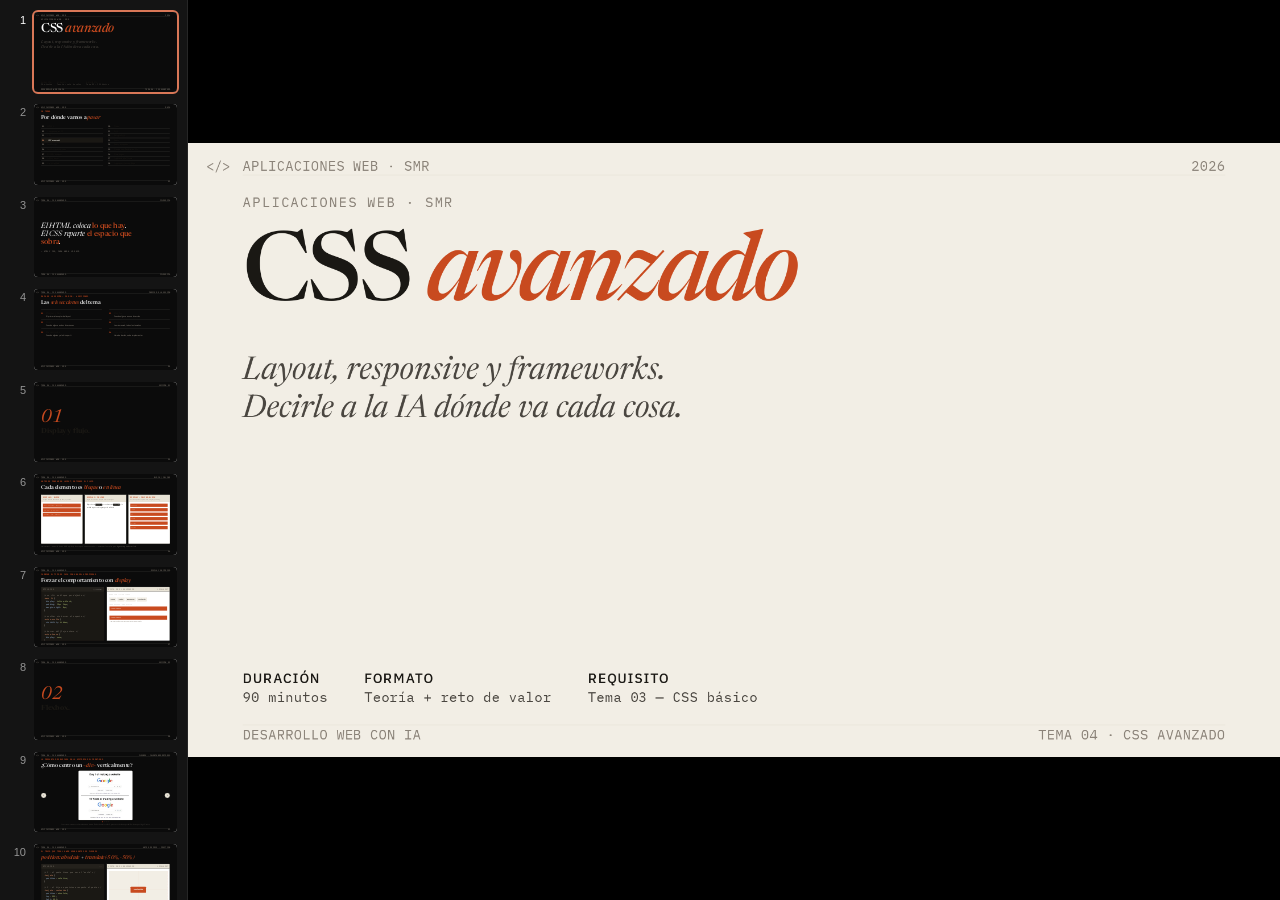
<file: Tema 4 - CSS avanzado.html>
<!DOCTYPE html>
<html lang="es">
<head>
<meta charset="UTF-8">
<title>Curso Web con IA · Tema 4 — CSS avanzado</title>
<link rel="icon" type="image/svg+xml" href="assets/favicon.svg">
<link rel="preconnect" href="https://fonts.googleapis.com">
<link rel="preconnect" href="https://fonts.gstatic.com" crossorigin>
<link href="https://fonts.googleapis.com/css2?family=Newsreader:ital,opsz,wght@0,6..72,400;0,6..72,500;0,6..72,600;1,6..72,400&family=IBM+Plex+Sans:wght@300;400;500;600;700&family=IBM+Plex+Mono:wght@400;500;600&family=Libre+Baskerville:ital,wght@0,400;0,700;1,400&display=swap" rel="stylesheet">
<link rel="stylesheet" href="assets/css/base.css">
<script src="deck-stage.js"></script>
<style>
  /* ===== Syllabus ===== */
  .syllabus{
    list-style: none; margin: 0; padding: 0;
    border-top: 1px solid var(--ink);
    margin-top: 4px;
  }
  .syllabus li{
    display: grid;
    grid-template-columns: 90px 420px 1fr 200px;
    gap: 32px;
    align-items: baseline;
    border-bottom: 1px solid var(--rule);
    padding: 22px 8px;
  }
  .syllabus li:last-child{ border-bottom: none; }
  .syllabus .num{
    font-family: var(--mono);
    color: var(--ink-3);
    font-size: 28px;
    font-weight: 500;
    letter-spacing: .02em;
  }
  .syllabus .name{
    font-family: var(--serif);
    color: var(--ink);
    font-size: 42px;
    line-height: 1;
    font-weight: 500;
    letter-spacing: -.01em;
  }
  .syllabus .desc{
    font-family: var(--sans);
    color: var(--ink-2);
    font-size: 28px;
    line-height: 1.3;
  }
  .syllabus .here{
    font-family: var(--mono);
    color: var(--ink-3);
    font-size: 24px;
    text-transform: uppercase;
    letter-spacing: .08em;
    text-align: right;
  }
  .syllabus li.current{
    background: var(--ink);
    margin: 0 -16px;
    padding: 24px 24px;
    border-bottom: 1px solid var(--ink);
  }
  .syllabus li.current .num{ color: var(--accent-soft); }
  .syllabus li.current .name{ color: var(--bg); font-style: italic; }
  .syllabus li.current .desc{ color: #C9C2B4; }
  .syllabus li.current .here{ color: var(--accent-soft); }

  /* 2-column variant for 18-tema syllabus */
  .syllabus.cols-2{
    display: grid;
    grid-template-columns: 1fr 1fr;
    grid-template-rows: repeat(9, auto);
    grid-auto-flow: column;
    column-gap: 64px;
    border-top: 1px solid var(--ink);
    margin-top: 4px;
    list-style: none;
    padding: 0;
  }
  .syllabus.cols-2 li{
    display: grid;
    grid-template-columns: 56px 1fr;
    gap: 18px;
    align-items: baseline;
    border-bottom: 1px solid var(--rule);
    padding: 14px 8px;
    margin: 0;
  }
  .syllabus.cols-2 .num{ font-size: 22px; }
  .syllabus.cols-2 .name{ font-size: 30px; line-height: 1.05; }
  .syllabus.cols-2 .desc{ display: none; }
  .syllabus.cols-2 .here{ display: none; }
  .syllabus.cols-2 li.current{
    background: var(--ink);
    margin: 0;
    padding: 14px 14px;
    border-bottom: 1px solid var(--ink);
  }

  /* ===== Two col ===== */
  .two-col{
    display:grid;
    grid-template-columns: 1fr 1fr;
    gap: 80px;
    margin-top: 0;
  }
  .col h3{
    font-family: var(--mono);
    font-size: var(--type-small);
    text-transform: uppercase;
    letter-spacing: .08em;
    color: var(--accent);
    margin: 0 0 16px;
    font-weight: 500;
  }
  .col p{
    font-family: var(--serif);
    font-size: 40px;
    line-height: 1.25;
    margin: 0;
    color: var(--ink);
    font-weight: 400;
  }

  /* ===== Three col pillars ===== */
  .three-col{
    display:grid;
    grid-template-columns: 1fr 1fr 1fr;
    gap: 48px;
    margin-top: 0;
  }
  .pillar{
    border-top: 2px solid var(--ink);
    padding-top: 28px;
    display:flex; flex-direction:column;
  }
  .pillar .lang{
    font-family: var(--mono);
    font-size: var(--type-small);
    color: var(--accent);
    letter-spacing: .08em;
    text-transform: uppercase;
    font-weight: 500;
  }
  .pillar h4{
    font-family: var(--serif);
    font-size: 56px;
    margin: 8px 0 16px;
    font-weight: 500;
    letter-spacing: -.01em;
  }
  .pillar p{
    font-family: var(--sans);
    font-size: var(--type-body);
    color: var(--ink-2);
    line-height: 1.35;
    margin: 0;
  }
  .pillar .role{
    font-family: var(--mono);
    font-size: var(--type-small);
    color: var(--ink-3);
    margin-top: 24px;
    padding-top: 24px;
    border-top: 1px solid var(--rule);
  }

  /* ===== Code + Render split ===== */
  .split{
    display:grid;
    grid-template-columns: 1fr 1fr;
    gap: 32px;
    flex: 1;
    min-height: 0;
  }
  .split.code-wide{ grid-template-columns: 1.2fr 1fr; }
  .pane{
    border: 1px solid var(--rule);
    display:flex; flex-direction:column;
    overflow: hidden;
  }
  .pane-head{
    font-family: var(--mono);
    font-size: var(--type-tiny);
    text-transform: uppercase;
    letter-spacing: .1em;
    padding: 14px 22px;
    border-bottom: 1px solid var(--rule);
    color: var(--ink-3);
    background: var(--bg-2);
    display:flex; justify-content:space-between; align-items:center;
  }
  .pane-head .dots{ color: var(--ink-3); letter-spacing: 2px; }
  .pane-body{
    flex: 1;
    overflow: hidden;
    padding: 28px 32px;
  }
  .pane.code{ background: var(--code-bg); border-color: var(--code-bg); }
  .pane.code .pane-head{ background: #24211C; border-color: #34302A; color: #8A8278; }
  .pane.code .pane-body{
    font-family: var(--mono);
    font-size: var(--type-code);
    line-height: 1.55;
    color: var(--code-text);
    white-space: pre;
    tab-size: 2;
    overflow: auto;
    scrollbar-width: thin;
    scrollbar-color: rgba(232, 149, 106, 0.35) transparent;
  }
  .pane.code .pane-body::-webkit-scrollbar{
    width: 6px;
    height: 6px;
  }
  .pane.code .pane-body::-webkit-scrollbar-track{
    background: transparent;
  }
  .pane.code .pane-body::-webkit-scrollbar-thumb{
    background: rgba(232, 149, 106, 0.35);
    border-radius: 3px;
  }
  .pane.code .pane-body::-webkit-scrollbar-thumb:hover{
    background: rgba(232, 149, 106, 0.6);
  }
  .pane.code .pane-body::-webkit-scrollbar-corner{
    background: transparent;
  }
  .pane.render .pane-head{ background: var(--bg-2); }
  .pane.render .pane-body{ background: #ffffff; padding: 32px 36px; }

  /* ===== Memes: carrusel "¿cómo centrar un div?" ===== */
  .meme-carousel{
    display:flex;
    flex-direction:column;
    flex: 1;
    min-height: 0;
    margin: 14px 0 0;
    gap: 16px;
  }
  .meme-row{
    display:flex;
    align-items:center;
    justify-content:center;
    gap: 32px;
    flex: 1;
    min-height: 0;
  }
  .meme-stage{
    position: relative;
    flex: 1;
    min-width: 0;
    height: 100%;
  }
  .meme-slide{
    margin: 0;
    position: absolute;
    inset: 0;
    display:flex;
    align-items:center;
    justify-content:center;
    opacity: 0;
    visibility: hidden;
    transition: opacity .25s ease;
  }
  .meme-slide.is-active{ opacity: 1; visibility: visible; }
  .meme-slide img{
    max-width: 100%;
    max-height: 100%;
    object-fit: contain;
    background: #ffffff;
    border: 1px solid var(--rule);
    border-radius: 12px;
    padding: 10px;
    box-shadow: 0 10px 34px rgba(26,24,20,.12);
  }
  .meme-arrow{
    flex: 0 0 auto;
    width: 68px; height: 68px;
    border-radius: 50%;
    border: 1px solid var(--rule);
    background: var(--bg-2);
    color: var(--ink);
    font-family: var(--serif);
    font-size: 42px;
    line-height: 1;
    padding-bottom: 4px;
    cursor: pointer;
    display:flex; align-items:center; justify-content:center;
    -webkit-appearance: none; appearance: none;
    transition: background .15s ease, color .15s ease, transform .15s ease, border-color .15s ease;
  }
  .meme-arrow:hover{ background: var(--accent); color: var(--bg); border-color: var(--accent); transform: scale(1.06); }
  .meme-arrow:active{ transform: scale(.95); }
  .meme-dots{
    display:flex;
    align-items:center;
    justify-content:center;
    gap: 14px;
  }
  .meme-dots .dot{
    width: 12px; height: 12px;
    border-radius: 50%;
    border: 1px solid var(--ink-3);
    background: transparent;
    padding: 0;
    cursor: pointer;
    -webkit-appearance: none; appearance: none;
    transition: background .15s ease, transform .15s ease, border-color .15s ease;
  }
  .meme-dots .dot:hover{ border-color: var(--accent); }
  .meme-dots .dot.is-active{ background: var(--accent); border-color: var(--accent); transform: scale(1.15); }

  /* ===== Demo: centrado con position absolute + translate ===== */
  .center-demo{
    position: relative;
    width: 100%;
    height: 100%;
    background: var(--bg);
    border: 2px dashed var(--accent);
    border-radius: 10px;
  }
  .center-demo .child{
    position: absolute;
    top: 50%;
    left: 50%;
    transform: translate(-50%, -50%);
    background: var(--accent);
    color: var(--bg);
    padding: 22px 34px;
    border-radius: 8px;
    font-family: var(--mono);
    font-size: 24px;
    font-weight: 600;
    white-space: nowrap;
  }
  .center-demo .crosshair-v,
  .center-demo .crosshair-h{
    position: absolute;
    background: rgba(200,74,31,.22);
  }
  .center-demo .crosshair-v{ left: 50%; top: 0; bottom: 0; width: 1px; }
  .center-demo .crosshair-h{ top: 50%; left: 0; right: 0; height: 1px; }

  .tag-name{ color: var(--code-tag); }
  .tag-punct{ color: #8A8278; }
  .attr-name{ color: var(--code-attr); }
  .attr-val{ color: var(--code-string); }
  .prop{ color: var(--code-prop); }
  .val{ color: var(--code-string); }
  .sel{ color: var(--code-tag); }
  .txt{ color: var(--code-text); }
  .com{ color: var(--code-comment); font-style: italic; }

  /* Render body styles */
  .render-body{
    font-family: -apple-system, "Segoe UI", system-ui, sans-serif;
    color: #111;
    font-size: 26px;
    line-height: 1.45;
  }
  .render-body h1{ font-size: 48px; margin: 0 0 14px; font-weight: 700;}
  .render-body h2{ font-size: 36px; margin: 22px 0 10px; font-weight: 700;}
  .render-body p{ margin: 0 0 14px; font-size: 26px; }
  .render-body ul{ margin: 0 0 14px; padding-left: 32px;}
  .render-body li{ margin: 4px 0; font-size: 26px;}

  /* ===== Use cases table ===== */
  .usecases{
    margin-top: 12px;
    border-top: 1px solid var(--ink);
  }
  .usecase-row{
    display:grid;
    grid-template-columns: 280px 1fr 1fr;
    gap: 48px;
    border-bottom: 1px solid var(--rule);
    padding: 24px 0;
    align-items: baseline;
  }
  .usecase-row .tag{
    font-family: var(--mono);
    font-size: 32px;
    color: var(--accent);
    font-weight: 500;
  }
  .usecase-row .what{
    font-family: var(--serif);
    font-size: 30px;
    line-height: 1.25;
    color: var(--ink);
  }
  .usecase-row .where{
    font-family: var(--sans);
    font-size: var(--type-small);
    color: var(--ink-3);
    line-height: 1.35;
  }

  /* ===== Vocab grid ===== */
  .vocab{
    display:grid;
    grid-template-columns: repeat(4, 1fr);
    gap: 1px;
    background: var(--rule);
    border: 1px solid var(--rule);
    margin-top: 8px;
  }
  .vocab .term{
    background: var(--bg);
    padding: 28px 28px;
    display:flex; flex-direction:column; gap: 6px;
    min-height: 140px;
  }
  .vocab .term .name{
    font-family: var(--mono);
    font-size: 30px;
    color: var(--ink);
    font-weight: 500;
    line-height: 1;
  }
  .vocab .term .name .ac{ color: var(--accent); }
  .vocab .term .es{
    font-family: var(--mono);
    font-size: var(--type-tiny);
    color: var(--accent);
    letter-spacing: .04em;
    text-transform: uppercase;
  }
  .vocab .term .desc{
    font-family: var(--sans);
    font-size: 22px;
    color: var(--ink-2);
    line-height: 1.3;
    margin-top: 4px;
  }

  /* ===== Challenge slide ===== */
  .challenge .frame{ padding: 0; }
  .challenge-grid{
    display:grid;
    grid-template-columns: 1.4fr 1fr;
    gap: 80px;
    flex: 1;
    min-height: 0;
  }
  .challenge-left{ display:flex; flex-direction:column; }
  .challenge-left .brief{
    font-family: var(--serif);
    font-size: 38px;
    line-height: 1.3;
    color: var(--ink);
    margin: 0 0 32px;
    max-width: 900px;
  }
  .challenge-left .specs{
    border-top: 1px solid var(--ink);
    margin-top: auto;
  }
  .challenge-left .spec-row{
    display:grid; grid-template-columns: 240px 1fr;
    padding: 16px 0;
    border-bottom: 1px solid var(--rule);
    align-items: baseline;
    gap: 24px;
  }
  .challenge-left .spec-row .k{
    font-family: var(--mono);
    font-size: var(--type-tiny);
    color: var(--ink-3);
    letter-spacing: .08em;
    text-transform: uppercase;
  }
  .challenge-left .spec-row .v{
    font-family: var(--sans);
    font-size: var(--type-small);
    color: var(--ink);
    line-height: 1.35;
  }
  .challenge-right{
    background: var(--ink);
    color: var(--bg);
    padding: 48px;
    display:flex; flex-direction:column;
  }
  .challenge-right .stamp{
    font-family: var(--mono);
    font-size: var(--type-tiny);
    letter-spacing: .12em;
    text-transform: uppercase;
    color: var(--accent-soft);
    margin-bottom: 24px;
  }
  .challenge-right h2{
    font-family: var(--serif);
    font-size: 52px;
    line-height: 1.05;
    margin: 0 0 24px;
    font-weight: 500;
    letter-spacing: -.01em;
  }
  .challenge-right ul{
    list-style: none; margin: 0; padding: 0;
  }
  .challenge-right ul li{
    font-family: var(--sans);
    font-size: 22px;
    line-height: 1.4;
    padding: 12px 0;
    border-bottom: 1px solid #34302A;
    color: #D9D2C0;
    display: grid; grid-template-columns: 32px 1fr; gap: 12px;
  }
  .challenge-right ul li::before{
    content: "□";
    color: var(--accent-soft);
    font-family: var(--mono);
  }
  .challenge-right .footer-note{
    margin-top:auto; padding-top: 24px;
    font-family: var(--mono); font-size: 20px;
    color: #8A8278; letter-spacing: .04em;
    line-height: 1.5;
  }

  /* ===== Closing ===== */
  .closing .display{
    font-family: var(--serif);
    font-size: 128px;
    line-height: .95;
    margin: 0;
    letter-spacing: -.03em;
    font-weight: 500;
  }
  .closing .display em{ font-style: italic; color: var(--accent); font-weight: 500; }
  .closing .next{
    margin-top: auto;
    display:grid; grid-template-columns: 1fr 1fr; gap: 80px;
    border-top: 1px solid var(--ink);
    padding-top: 40px;
  }
  .closing .next .k{
    font-family: var(--mono); font-size: var(--type-tiny);
    letter-spacing: .12em; text-transform: uppercase;
    color: var(--ink-3); margin-bottom: 12px;
  }
  .closing .next .v{
    font-family: var(--serif); font-size: 40px;
    line-height: 1.2; color: var(--ink);
  }

  /* ============================================================
     ===== NUEVOS COMPONENTES VISUALES PARA TEMA 4 CSS AVANZADO
     ============================================================ */

  /* ===== Display demo (block / inline / inline-block) ===== */
  .display-demo{
    display:grid;
    grid-template-columns: repeat(3, 1fr);
    gap: 32px;
    flex: 1;
    margin-top: 12px;
    min-height: 0;
  }
  .display-demo .dd-cell{
    border: 1px solid var(--rule);
    background: var(--bg);
    display: flex; flex-direction: column;
    overflow: hidden;
  }
  .display-demo .dd-cell .head{
    background: var(--bg-2);
    border-bottom: 1px solid var(--rule);
    padding: 16px 22px;
    display:flex; flex-direction:column; gap: 4px;
  }
  .display-demo .dd-cell .head .k{
    font-family: var(--mono);
    font-size: var(--type-tiny);
    color: var(--accent);
    text-transform: uppercase;
    letter-spacing: .08em;
    font-weight: 500;
  }
  .display-demo .dd-cell .head .d{
    font-family: var(--sans);
    font-size: 20px;
    color: var(--ink-2);
    line-height: 1.3;
  }
  .display-demo .dd-cell .canvas{
    flex: 1;
    padding: 22px 22px 26px;
    display: flex; flex-direction: column;
    gap: 10px;
    overflow: hidden;
    background: #ffffff;
  }
  .display-demo .blk{
    background: var(--accent);
    color: var(--bg);
    font-family: var(--mono);
    font-size: 18px;
    padding: 14px 18px;
    display: block;
  }
  .display-demo .inl{
    background: var(--ink);
    color: var(--bg);
    font-family: var(--mono);
    font-size: 16px;
    padding: 4px 10px;
  }
  .display-demo .ib{
    background: var(--accent);
    color: var(--bg);
    font-family: var(--mono);
    font-size: 16px;
    padding: 12px 16px;
    display: inline-block;
    margin-right: 6px;
    margin-bottom: 6px;
  }
  .display-demo .txt-flow{
    font-family: var(--serif);
    font-size: 22px;
    color: var(--ink);
    line-height: 1.5;
  }

  /* ===== Flex demo: padre + items + ejes ===== */
  .flex-demo-wrap{
    flex: 1;
    display: flex; align-items: center; justify-content: center;
    min-height: 0;
    margin-top: 16px;
  }
  .flex-demo{
    position: relative;
    background: var(--bg-2);
    border: 1px dashed var(--accent-soft);
    padding: 70px 90px;
    display: flex;
    gap: 22px;
  }
  .flex-demo .fd-item{
    width: 130px; height: 130px;
    background: var(--accent);
    color: var(--bg);
    font-family: var(--serif);
    font-size: 56px;
    font-style: italic;
    display: flex; align-items: center; justify-content: center;
  }
  .flex-demo .fd-item.alt{ background: var(--ink); }
  .flex-demo .lab-parent{
    position: absolute;
    top: 14px; left: 18px;
    font-family: var(--mono);
    font-size: var(--type-tiny);
    color: var(--accent);
    text-transform: uppercase;
    letter-spacing: .08em;
  }
  .flex-demo .axis-main{
    position: absolute;
    left: 22px; right: 22px;
    bottom: -54px;
    height: 28px;
    display: flex; align-items: center;
    font-family: var(--mono);
    font-size: 20px;
    color: var(--ink-2);
  }
  .flex-demo .axis-main::before{
    content: "";
    flex: 1;
    height: 2px;
    background: var(--ink);
    margin-right: 14px;
  }
  .flex-demo .axis-main::after{
    content: "▶";
    color: var(--ink);
    font-size: 22px;
    margin-left: 6px;
  }
  .flex-demo .axis-cross{
    position: absolute;
    top: 22px; bottom: 22px;
    right: -64px;
    width: 28px;
    display: flex; flex-direction: column; align-items: center;
    font-family: var(--mono);
    font-size: 20px;
    color: var(--ink-2);
    writing-mode: vertical-rl;
  }
  .flex-demo .axis-cross::before{
    content: "";
    flex: 1;
    width: 2px;
    background: var(--ink-3);
    margin-bottom: 14px;
  }
  .flex-demo .axis-cross::after{
    content: "▶";
    color: var(--ink-3);
    font-size: 22px;
    margin-top: 6px;
  }

  /* ===== Flex options grid (justify / align) ===== */
  .flex-options{
    display:grid;
    grid-template-columns: repeat(3, 1fr);
    gap: 22px;
    flex: 1;
    margin-top: 12px;
    min-height: 0;
  }
  .flex-options .fo-cell{
    border: 1px solid var(--rule);
    background: var(--bg);
    display:flex; flex-direction: column;
    overflow: hidden;
  }
  .flex-options .fo-cell .head{
    background: var(--bg-2);
    border-bottom: 1px solid var(--rule);
    padding: 12px 18px;
    font-family: var(--mono);
    font-size: 20px;
    color: var(--ink);
    letter-spacing: .02em;
  }
  .flex-options .fo-cell .head .ac{ color: var(--accent); }
  .flex-options .fo-cell .box{
    flex: 1;
    background: #ffffff;
    padding: 16px;
    display: flex;
    gap: 10px;
    min-height: 90px;
  }
  .flex-options .fo-cell .item{
    width: 38px; height: 38px;
    background: var(--accent);
    border-radius: 2px;
  }
  .flex-options .fo-cell .item.alt{ background: var(--ink); }
  .flex-options .fo-cell .item.tall{ height: 70px; }
  .flex-options .fo-cell .item.short{ height: 28px; }

  /* justify variants */
  .fo-cell.jc-start .box{ justify-content: flex-start; }
  .fo-cell.jc-center .box{ justify-content: center; }
  .fo-cell.jc-end .box{ justify-content: flex-end; }
  .fo-cell.jc-between .box{ justify-content: space-between; }
  .fo-cell.jc-around .box{ justify-content: space-around; }
  .fo-cell.jc-evenly .box{ justify-content: space-evenly; }

  /* align variants (need a taller box) */
  .fo-cell.ai-stretch .box{ align-items: stretch; }
  .fo-cell.ai-start .box{ align-items: flex-start; }
  .fo-cell.ai-center .box{ align-items: center; }
  .fo-cell.ai-end .box{ align-items: flex-end; }
  .fo-cell.ai-baseline .box{ align-items: baseline; }
  .fo-cell.ai-stretch .item{ height: auto; align-self: stretch; }

  /* ===== Flex direction visual ===== */
  .flex-direction-row{
    display:grid;
    grid-template-columns: repeat(4, 1fr);
    gap: 28px;
    flex: 1;
    margin-top: 12px;
    min-height: 0;
  }
  .fd-cell{
    border: 1px solid var(--rule);
    background: var(--bg);
    display:flex; flex-direction:column;
    overflow: hidden;
  }
  .fd-cell .head{
    background: var(--bg-2);
    border-bottom: 1px solid var(--rule);
    padding: 14px 20px;
    font-family: var(--mono);
    font-size: 22px;
    color: var(--ink);
    letter-spacing: .02em;
  }
  .fd-cell .head .ac{ color: var(--accent); }
  .fd-cell .box{
    flex: 1;
    background: #ffffff;
    padding: 18px;
    display: flex;
    gap: 10px;
  }
  .fd-cell .it{
    background: var(--accent);
    color: var(--bg);
    font-family: var(--mono);
    font-size: 20px;
    width: 50px; height: 50px;
    display: flex; align-items: center; justify-content: center;
    font-weight: 500;
  }
  .fd-cell .it.alt{ background: var(--ink); }
  .fd-cell.dir-row .box{ flex-direction: row; }
  .fd-cell.dir-row-r .box{ flex-direction: row-reverse; }
  .fd-cell.dir-col .box{ flex-direction: column; }
  .fd-cell.dir-col-r .box{ flex-direction: column-reverse; }

  /* ===== Grid board (placement demo) ===== */
  .grid-board-wrap{
    flex: 1;
    display: flex; align-items: center; justify-content: center;
    min-height: 0;
    margin-top: 12px;
  }
  .grid-board{
    display: grid;
    grid-template-columns: repeat(4, 130px);
    grid-template-rows: repeat(3, 110px);
    gap: 10px;
    background: var(--bg-2);
    padding: 18px;
    border: 1px dashed var(--accent-soft);
  }
  .grid-board .g-cell{
    background: var(--accent);
    color: var(--bg);
    font-family: var(--mono);
    font-size: 22px;
    display: flex; align-items: center; justify-content: center;
    font-weight: 500;
  }
  .grid-board .g-cell.alt{ background: var(--ink); }
  .grid-board .g-cell.span-2c{ grid-column: span 2; }
  .grid-board .g-cell.span-3c{ grid-column: span 3; }
  .grid-board .g-cell.span-2r{ grid-row: span 2; }
  .grid-board .g-cell.area-hero{ grid-column: 1 / 3; grid-row: 1 / 3; font-size: 28px; }

  /* ===== Grid sizing showcase ===== */
  .grid-sizing{
    display: flex; flex-direction: column;
    gap: 18px;
    flex: 1;
    margin-top: 12px;
    min-height: 0;
  }
  .gs-row{
    border: 1px solid var(--rule);
    background: var(--bg);
    overflow: hidden;
    display: flex;
  }
  .gs-row .gs-label{
    background: var(--bg-2);
    border-right: 1px solid var(--rule);
    padding: 14px 22px;
    font-family: var(--mono);
    font-size: 20px;
    color: var(--ink);
    min-width: 360px;
    display: flex; align-items: center;
    letter-spacing: .02em;
  }
  .gs-row .gs-label .ac{ color: var(--accent); }
  .gs-row .gs-tracks{
    flex: 1;
    padding: 12px;
    background: #ffffff;
    display: grid;
    gap: 8px;
  }
  .gs-row .gs-tracks .t{
    background: var(--accent);
    height: 44px;
    display: flex; align-items: center; justify-content: center;
    color: var(--bg);
    font-family: var(--mono);
    font-size: 16px;
  }
  .gs-row .gs-tracks .t.alt{ background: var(--ink); }
  .gs-row.r-px .gs-tracks{ grid-template-columns: 120px 120px 120px; }
  .gs-row.r-fr .gs-tracks{ grid-template-columns: 1fr 1fr 1fr; }
  .gs-row.r-mix .gs-tracks{ grid-template-columns: 200px 1fr 1fr; }
  .gs-row.r-repeat .gs-tracks{ grid-template-columns: repeat(6, 1fr); }
  .gs-row.r-minmax .gs-tracks{ grid-template-columns: repeat(3, minmax(80px, 1fr)); }

  /* ===== Viewport row (responsive demo) ===== */
  .viewport-row{
    display: grid;
    grid-template-columns: 200px 360px 1fr;
    gap: 28px;
    align-items: end;
    flex: 1;
    margin-top: 18px;
    min-height: 0;
  }
  .vp-device{
    background: var(--ink);
    border-radius: 12px;
    padding: 14px;
    display: flex; flex-direction: column;
    overflow: hidden;
  }
  .vp-device .vp-label{
    font-family: var(--mono);
    font-size: 18px;
    color: var(--accent-soft);
    letter-spacing: .08em;
    text-transform: uppercase;
    padding-bottom: 10px;
    text-align: center;
  }
  .vp-device .vp-screen{
    flex: 1;
    background: #ffffff;
    border-radius: 6px;
    padding: 14px;
    display: flex; flex-direction: column;
    gap: 10px;
    overflow: hidden;
  }
  .vp-device.mobile{ height: 480px; }
  .vp-device.tablet{ height: 500px; }
  .vp-device.desktop{ height: 460px; }

  /* mobile: stack */
  .vp-mobile-content{
    display: flex; flex-direction: column;
    gap: 10px;
    flex: 1;
  }
  .vp-mobile-content .hero{
    background: var(--accent);
    height: 90px;
    border-radius: 3px;
  }
  .vp-mobile-content .nav{
    background: var(--ink);
    height: 32px;
    border-radius: 3px;
  }
  .vp-mobile-content .card{
    background: var(--bg-2);
    flex: 1;
    border-radius: 3px;
  }

  /* tablet: nav + 2 col */
  .vp-tablet-content{
    display: flex; flex-direction: column;
    gap: 10px;
    flex: 1;
  }
  .vp-tablet-content .nav{
    background: var(--ink);
    height: 30px;
    border-radius: 3px;
  }
  .vp-tablet-content .hero{
    background: var(--accent);
    height: 100px;
    border-radius: 3px;
  }
  .vp-tablet-content .grid{
    display: grid;
    grid-template-columns: 1fr 1fr;
    gap: 8px;
    flex: 1;
  }
  .vp-tablet-content .grid .card{ background: var(--bg-2); border-radius: 3px; }

  /* desktop: nav + 3 col */
  .vp-desktop-content{
    display: flex; flex-direction: column;
    gap: 10px;
    flex: 1;
  }
  .vp-desktop-content .nav{
    background: var(--ink);
    height: 28px;
    border-radius: 3px;
    display: flex; gap: 8px;
    padding: 0 10px;
    align-items: center;
  }
  .vp-desktop-content .nav .dot{
    width: 8px; height: 8px; border-radius: 50%; background: var(--accent-soft);
  }
  .vp-desktop-content .hero{
    background: var(--accent);
    height: 130px;
    border-radius: 3px;
  }
  .vp-desktop-content .grid{
    display: grid;
    grid-template-columns: 1fr 1fr 1fr;
    gap: 10px;
    flex: 1;
  }
  .vp-desktop-content .grid .card{ background: var(--bg-2); border-radius: 3px; }

  /* ===== Framework pillar (variant of pillar) ===== */
  .framework-pillars{
    display: grid;
    grid-template-columns: 1fr 1fr 1fr;
    gap: 32px;
    margin-top: 0;
    flex: 1;
    min-height: 0;
  }
  .fw-pillar{
    border: 1px solid var(--rule);
    background: var(--bg);
    padding: 32px 32px 28px;
    display: flex; flex-direction: column;
  }
  .fw-pillar .badge{
    width: 80px; height: 80px;
    background: var(--accent);
    color: var(--bg);
    border-radius: 14px;
    display: flex; align-items: center; justify-content: center;
    font-family: var(--serif);
    font-size: 40px;
    font-weight: 500;
    font-style: italic;
    letter-spacing: -.02em;
    margin-bottom: 22px;
  }
  .fw-pillar.tw .badge{ background: #38bdf8; color: #0c1f2e; font-style: normal; font-weight: 600; }
  .fw-pillar.md .badge{ background: #4285F4; color: #ffffff; font-style: normal; font-weight: 600; }
  .fw-pillar .name{
    font-family: var(--serif);
    font-size: 44px;
    line-height: 1;
    margin: 0 0 6px;
    color: var(--ink);
    font-weight: 500;
    letter-spacing: -.01em;
  }
  .fw-pillar .philosophy{
    font-family: var(--mono);
    font-size: var(--type-tiny);
    color: var(--accent);
    letter-spacing: .04em;
    text-transform: uppercase;
    margin-bottom: 18px;
    font-weight: 500;
  }
  .fw-pillar .desc{
    font-family: var(--sans);
    font-size: 22px;
    line-height: 1.4;
    color: var(--ink-2);
    margin: 0 0 16px;
  }
  .fw-pillar .example{
    margin-top: auto;
    padding-top: 18px;
    border-top: 1px solid var(--rule);
    font-family: var(--mono);
    font-size: 18px;
    color: var(--ink-3);
    line-height: 1.4;
  }
  .fw-pillar .example b{ color: var(--ink); font-weight: 500; }

  /* ===== Navbar demo (case real flex) ===== */
  .navbar-demo{
    background: #1A1814;
    color: #F2EEE5;
    padding: 16px 28px;
    display: flex;
    align-items: center;
    justify-content: space-between;
    font-family: 'IBM Plex Sans', sans-serif;
    border-radius: 6px;
  }
  .navbar-demo .logo{
    font-family: 'Newsreader', serif;
    font-size: 28px;
    font-style: italic;
    color: #E8956A;
    font-weight: 600;
  }
  .navbar-demo .links{
    display: flex; gap: 32px;
    font-size: 18px;
  }
  .navbar-demo .links span{ color: #C9C2B4; }
  .navbar-demo .cta{
    background: #C84A1F;
    padding: 8px 18px;
    border-radius: 4px;
    font-size: 16px;
    color: #F2EEE5;
    font-weight: 500;
  }

  /* ===== Gallery demo (grid case) ===== */
  .gallery-demo{
    display: grid;
    grid-template-columns: repeat(4, 1fr);
    grid-template-rows: 80px 80px 80px;
    gap: 6px;
  }
  .gallery-demo .gi{
    background: linear-gradient(135deg, #C84A1F, #E8956A);
    border-radius: 3px;
  }
  .gallery-demo .gi:nth-child(1){ grid-column: 1 / 3; grid-row: 1 / 3;
    background: linear-gradient(135deg, #1A1814, #4A4640); }
  .gallery-demo .gi:nth-child(2){ grid-column: 3 / 5; grid-row: 1 / 2; }
  .gallery-demo .gi:nth-child(3){ background: linear-gradient(135deg, #4A4640, #8A8278); }
  .gallery-demo .gi:nth-child(4){ }
  .gallery-demo .gi:nth-child(5){ grid-column: 1 / 3; grid-row: 3 / 4;
    background: linear-gradient(135deg, #E8956A, #D9C26E); }
  .gallery-demo .gi:nth-child(6){ background: linear-gradient(135deg, #4A4640, #1A1814); }
  .gallery-demo .gi:nth-child(7){ }

  /* ===== Reflow demo (responsive case) ===== */
  .reflow-demo{
    display: flex; flex-direction: column;
    gap: 14px;
  }
  .reflow-demo .nav-bar{
    background: #1A1814; color: #F2EEE5;
    padding: 12px 20px;
    display: flex; align-items: center; justify-content: space-between;
    border-radius: 4px;
    font-family: 'IBM Plex Sans', sans-serif;
    font-size: 16px;
  }
  .reflow-demo .nav-bar .logo{
    font-family: 'Newsreader', serif;
    font-style: italic;
    color: #E8956A;
    font-size: 20px;
  }
  .reflow-demo .nav-bar .links{
    display: flex; gap: 22px;
    color: #C9C2B4;
  }
  .reflow-demo .cards{
    display: grid;
    grid-template-columns: 1fr 1fr 1fr;
    gap: 10px;
  }
  .reflow-demo .cards .c{
    background: #F2EEE5;
    border: 1px solid #D4CFC2;
    height: 110px;
    border-radius: 4px;
    padding: 12px;
    font-family: 'Newsreader', serif;
    color: #1A1814;
    font-size: 18px;
  }

  /* ===== Value mega-quote (pregunta-giro) ===== */
  .value-quote{ display:flex; flex-direction:column; justify-content:center; }
  .value-quote .big{
    font-family: var(--serif);
    font-size: 132px;
    line-height: .95;
    margin: 0;
    letter-spacing: -.03em;
    font-weight: 500;
    color: var(--ink);
    max-width: 1600px;
  }
  .value-quote .big em{ font-style: italic; color: var(--accent); font-weight: 500; }
  .value-quote .small{
    margin-top: 48px;
    font-family: var(--serif);
    font-style: italic;
    font-size: 44px;
    color: var(--ink-3);
    line-height: 1.3;
    max-width: 1400px;
  }

  /* ===== Toggle CSS <-> HTML in code pane ===== */
  .code-btn{
    background: transparent;
    color: var(--bg);
    border: 1px solid #34302A;
    padding: 4px 10px;
    font-family: var(--mono);
    font-size: 13px;
    text-transform: uppercase;
    letter-spacing: .12em;
    cursor: pointer;
    border-radius: 2px;
    transition: background .15s ease, border-color .15s ease, color .15s ease;
  }
  .code-btn:hover{ background: var(--accent); border-color: var(--accent); color: var(--bg); }
  .toggle-wrap .pane-body.view-html{ display: none; }
  .toggle-wrap.show-html .pane-body.view-css{ display: none; }
  .toggle-wrap.show-html .pane-body.view-html{ display: block; }
  .toggle-wrap .lab-html{ display: none; }
  .toggle-wrap.show-html .lab-css{ display: none; }
  .toggle-wrap.show-html .lab-html{ display: inline; }
  .toggle-wrap .lab-show-css{ display: none; }
  .toggle-wrap.show-html .lab-show-html{ display: none; }
  .toggle-wrap.show-html .lab-show-css{ display: inline; }

  /* ===== Process steps for the reto (4 steps) ===== */
  .process{
    list-style: none; margin: 16px 0 0; padding: 0;
    counter-reset: step;
    display: grid;
    grid-template-columns: 1fr 1fr;
    gap: 14px 28px;
  }
  .process li{
    counter-increment: step;
    display: grid;
    grid-template-columns: 56px 1fr;
    gap: 16px;
    align-items: baseline;
    padding: 14px 0;
    border-bottom: 1px solid #34302A;
  }
  .process li::before{
    content: counter(step, decimal-leading-zero);
    font-family: var(--mono);
    font-size: 22px;
    color: var(--accent-soft);
    font-weight: 500;
  }
  .process li b{
    font-family: var(--serif);
    font-size: 26px;
    color: var(--bg);
    font-weight: 500;
    display: block;
    margin-bottom: 4px;
  }
  .process li span{
    font-family: var(--sans);
    font-size: 19px;
    color: #C9C2B4;
    line-height: 1.4;
    display: block;
  }
</style>
</head>
<body>

<deck-stage width="1920" height="1080">

  <!-- ============ 01 PORTADA ============ -->
  <section data-label="01 Portada">
    <div class="chrome"></div>
    <a class="home-corner" href="index.html" title="Volver al índice">&lt;/&gt;</a>
    <div class="meta"><span>Aplicaciones web · SMR</span><span>2026</span></div>
    <div class="frame cover">
      <div class="kicker">Aplicaciones web · SMR</div>
      <h1 class="display">CSS <em>avanzado</em></h1>
      <p class="sub">Layout, responsive y frameworks.<br>Decirle a la IA <em>dónde</em> va cada cosa.</p>
      <div class="stamp">
        <span><b>Duración</b>90 minutos</span>
        <span><b>Formato</b>Teoría + reto de valor</span>
        <span><b>Requisito</b>Tema 03 — CSS básico</span>
      </div>
    </div>
    <div class="meta-foot"><span>Desarrollo Web con IA</span><span>Tema 04 · CSS avanzado</span></div>
  </section>

  <!-- ============ 02 MAPA DE LA ASIGNATURA ============ -->
  <section data-label="02 Mapa de la asignatura">
    <div class="chrome"></div>
    <a class="home-corner" href="index.html" title="Volver al índice">&lt;/&gt;</a>
    <div class="meta"><span>Aplicaciones web · SMR</span><span>Mapa</span></div>
    <div class="frame">
      <p class="eyebrow">18 temas</p>
      <h1 class="title">Por dónde vamos a <em>pasar</em></h1>
      <ol class="syllabus cols-2">
        <li><span class="num">01</span><span class="name">HTML</span></li>
        <li><span class="num">02</span><span class="name">Componentes UI</span></li>
        <li><span class="num">03</span><span class="name">CSS</span></li>
        <li class="current"><span class="num">04</span><span class="name">CSS avanzado</span></li>
        <li><span class="num">05</span><span class="name">JavaScript</span></li>
        <li><span class="num">06</span><span class="name">JavaScript avanzado</span></li>
        <li><span class="num">07</span><span class="name">DOM y eventos</span></li>
        <li><span class="num">08</span><span class="name">APIs y datos</span></li>
        <li><span class="num">09</span><span class="name">Git y GitHub</span></li>
        <li><span class="num">10</span><span class="name">Node</span></li>
        <li><span class="num">11</span><span class="name">SQL</span></li>
        <li><span class="num">12</span><span class="name">PostgreSQL</span></li>
        <li><span class="num">13</span><span class="name">React</span></li>
        <li><span class="num">14</span><span class="name">React avanzado</span></li>
        <li><span class="num">15</span><span class="name">Diseño con Tailwind e IA</span></li>
        <li><span class="num">16</span><span class="name">Despliegue</span></li>
        <li><span class="num">17</span><span class="name">Aplicación full-stack</span></li>
        <li><span class="num">18</span><span class="name">Apps móviles con Expo</span></li>
      </ol>
    </div>
    <div class="meta-foot"><span>Aplicaciones web · SMR</span><span>02</span></div>
  </section>

  <!-- ============ 03 FILOSOFÍA ============ -->
  <section data-label="03 Filosofia">
    <div class="chrome"></div>
    <a class="home-corner" href="index.html" title="Volver al índice">&lt;/&gt;</a>
    <div class="meta"><span>Tema 04 · CSS avanzado</span><span>Filosofía</span></div>
    <div class="frame quote-slide">
      <blockquote>
        El HTML coloca <span class="ac">lo que hay</span>.<br>
        El CSS reparte <span class="ac">el espacio que sobra</span>.
      </blockquote>
      <cite>— HTML y CSS, cada uno a lo suyo</cite>
    </div>
    <div class="meta-foot"><span>Tema 04 · CSS avanzado</span><span>Filosofía</span></div>
  </section>

  <!-- ============ 04 ÍNDICE ============ -->
  <section data-label="04 Indice">
    <div class="chrome"></div>
    <a class="home-corner" href="index.html" title="Volver al índice">&lt;/&gt;</a>
    <div class="meta"><span>Tema 04 · CSS avanzado</span><span>Índice de la sesión</span></div>
    <div class="frame">
      <p class="eyebrow">Mapa de la sesión — 90 min · 6 secciones</p>
      <h1 class="title">Las <em>seis secciones</em> del tema</h1>
      <div class="index-grid">
        <div class="index-item"><span class="n">01</span><div class="t">Display y flujo<small>El primer interruptor del layout</small></div></div>
        <div class="index-item"><span class="n">02</span><div class="t">Flexbox<small>Cuando algo va en una dirección</small></div></div>
        <div class="index-item"><span class="n">03</span><div class="t">Grid<small>Cuando algo va en dos direcciones</small></div></div>
        <div class="index-item"><span class="n">04</span><div class="t">Responsive<small>La misma web, todos los tamaños</small></div></div>
        <div class="index-item"><span class="n">05</span><div class="t">Frameworks<small>Cuando alguien ya lo hizo por ti</small></div></div>
        <div class="index-item"><span class="n">06</span><div class="t">Aporta valor<small>Hora de decidir, no de implementar</small></div></div>
      </div>
    </div>
    <div class="meta-foot"><span>Aplicaciones web · SMR</span><span>04</span></div>
  </section>

  <!-- ============ 05 SECTION BREAK 01 · Display y flujo ============ -->
  <section data-label="05 Seccion 01 Display y flujo">
    <div class="chrome"></div>
    <a class="home-corner" href="index.html" title="Volver al índice">&lt;/&gt;</a>
    <div class="meta"><span>Tema 04 · CSS avanzado</span><span>Sección 01</span></div>
    <div class="frame sect">
      <div class="num">01</div>
      <h2 class="name">Display y flujo.</h2>
    </div>
    <div class="meta-foot"><span>Aplicaciones web · SMR</span><span>05</span></div>
  </section>

  <!-- ============ 06 BLOCK / INLINE / INLINE-BLOCK ============ -->
  <section data-label="06 Block vs inline">
    <div class="chrome"></div>
    <a class="home-corner" href="index.html" title="Volver al índice">&lt;/&gt;</a>
    <div class="meta"><span>Tema 04 · CSS avanzado</span><span>Block / inline</span></div>
    <div class="frame">
      <p class="eyebrow">Antes de pensar en layout, entiende el flujo</p>
      <h1 class="title">Cada elemento es <em>bloque</em> o <em>en línea</em></h1>
      <div class="display-demo">
        <div class="dd-cell">
          <div class="head">
            <div class="k">display: block</div>
            <div class="d">Ocupa toda la línea. Rompe abajo y arriba.</div>
          </div>
          <div class="canvas">
            <div class="blk">div, section, article…</div>
            <div class="blk">h1, h2, p, ul, li…</div>
            <div class="blk">header, nav, footer…</div>
          </div>
        </div>
        <div class="dd-cell">
          <div class="head">
            <div class="k">display: inline</div>
            <div class="d">Sigue el texto. No acepta width ni height.</div>
          </div>
          <div class="canvas">
            <div class="txt-flow">
              El precio era <span class="inl">19,90&nbsp;€</span> pero ahora está <span class="inl">a&nbsp;mitad</span> y la verdad es que vale la pena por la calidad.
            </div>
          </div>
        </div>
        <div class="dd-cell">
          <div class="head">
            <div class="k">display: inline-block</div>
            <div class="d">En línea pero acepta width, height y padding.</div>
          </div>
          <div class="canvas">
            <span class="ib">PEGI 12</span>
            <span class="ib">−30%</span>
            <span class="ib">PC</span>
            <span class="ib">Indie</span>
            <span class="ib">Acción</span>
            <span class="ib">Oferta</span>
          </div>
        </div>
      </div>
      <p class="lede" style="font-size: 26px; margin-top: 22px; margin-bottom: 0;"><code>display: none</code> lo borra del flujo (deja de ocupar). <code>visibility: hidden</code> lo oculta pero <b>sigue ocupando su sitio</b>.</p>
    </div>
    <div class="meta-foot"><span>Aplicaciones web · SMR</span><span>06</span></div>
  </section>

  <!-- ============ 07 DISPLAY EN CÓDIGO ============ -->
  <section data-label="07 Display en codigo">
    <div class="chrome"></div>
    <a class="home-corner" href="index.html" title="Volver al índice">&lt;/&gt;</a>
    <div class="meta"><span>Tema 04 · CSS avanzado</span><span>display en código</span></div>
    <div class="frame">
      <p class="eyebrow">Cambiar el tipo de caja con una sola propiedad</p>
      <h1 class="title">Forzar el comportamiento con <em>display</em></h1>
      <div class="split">
        <div class="pane code toggle-wrap">
          <div class="pane-head">
            <span class="lab-css">style.css</span><span class="lab-html">index.html</span>
            <button class="code-btn" onclick="event.stopPropagation();this.closest('.toggle-wrap').classList.toggle('show-html')"><span class="lab-show-html">&lt;/&gt; ver HTML</span><span class="lab-show-css">{ } ver CSS</span></button>
          </div>
<div class="pane-body view-css"><span class="com">/* un &lt;li&gt; es bloque por defecto */</span>
<span class="sel">.menu li</span> {
  <span class="prop">display</span>: <span class="val">inline-block</span>;
  <span class="prop">padding</span>: <span class="val">10px 16px</span>;
  <span class="prop">margin-right</span>: <span class="val">8px</span>;
}

<span class="com">/* ocultar sin borrar el espacio */</span>
<span class="sel">.aviso.oculto</span> {
  <span class="prop">visibility</span>: <span class="val">hidden</span>;
}

<span class="com">/* borrar del flujo entero */</span>
<span class="sel">.aviso.fuera</span> {
  <span class="prop">display</span>: <span class="val">none</span>;
}</div>
<div class="pane-body view-html" style="font-size: 22px; line-height: 1.55;"><span class="tag-punct">&lt;</span><span class="tag-name">ul</span> <span class="attr-name">class</span>=<span class="attr-val">"menu"</span><span class="tag-punct">&gt;</span>
  <span class="tag-punct">&lt;</span><span class="tag-name">li</span><span class="tag-punct">&gt;</span>Inicio<span class="tag-punct">&lt;/</span><span class="tag-name">li</span><span class="tag-punct">&gt;</span>
  <span class="tag-punct">&lt;</span><span class="tag-name">li</span><span class="tag-punct">&gt;</span>Carta<span class="tag-punct">&lt;/</span><span class="tag-name">li</span><span class="tag-punct">&gt;</span>
  <span class="tag-punct">&lt;</span><span class="tag-name">li</span><span class="tag-punct">&gt;</span>Reservas<span class="tag-punct">&lt;/</span><span class="tag-name">li</span><span class="tag-punct">&gt;</span>
  <span class="tag-punct">&lt;</span><span class="tag-name">li</span><span class="tag-punct">&gt;</span>Contacto<span class="tag-punct">&lt;/</span><span class="tag-name">li</span><span class="tag-punct">&gt;</span>
<span class="tag-punct">&lt;/</span><span class="tag-name">ul</span><span class="tag-punct">&gt;</span>

<span class="tag-punct">&lt;</span><span class="tag-name">div</span> <span class="attr-name">class</span>=<span class="attr-val">"aviso"</span><span class="tag-punct">&gt;</span>Aviso visible<span class="tag-punct">&lt;/</span><span class="tag-name">div</span><span class="tag-punct">&gt;</span>
<span class="tag-punct">&lt;</span><span class="tag-name">div</span> <span class="attr-name">class</span>=<span class="attr-val">"aviso oculto"</span><span class="tag-punct">&gt;</span>Aviso oculto<span class="tag-punct">&lt;/</span><span class="tag-name">div</span><span class="tag-punct">&gt;</span>
<span class="tag-punct">&lt;</span><span class="tag-name">div</span> <span class="attr-name">class</span>=<span class="attr-val">"aviso"</span><span class="tag-punct">&gt;</span>Aviso visible<span class="tag-punct">&lt;/</span><span class="tag-name">div</span><span class="tag-punct">&gt;</span></div>
        </div>
        <div class="pane render">
          <div class="pane-head"><span>Vista en el navegador</span><span class="dots">localhost</span></div>
          <div class="pane-body">
            <div class="render-body">
              <p style="margin: 0 0 18px; font-size: 18px; color:#8A8278; text-transform: uppercase; letter-spacing: .08em; font-family: 'IBM Plex Mono', monospace;">Menú con &lt;li&gt; en línea</p>
              <ul style="list-style: none; padding: 0; margin: 0 0 28px;">
                <li style="display: inline-block; padding: 10px 16px; background:#F2EEE5; border:1px solid #D4CFC2; margin-right: 8px; font-size: 22px;">Inicio</li>
                <li style="display: inline-block; padding: 10px 16px; background:#F2EEE5; border:1px solid #D4CFC2; margin-right: 8px; font-size: 22px;">Carta</li>
                <li style="display: inline-block; padding: 10px 16px; background:#F2EEE5; border:1px solid #D4CFC2; margin-right: 8px; font-size: 22px;">Reservas</li>
                <li style="display: inline-block; padding: 10px 16px; background:#F2EEE5; border:1px solid #D4CFC2; font-size: 22px;">Contacto</li>
              </ul>
              <p style="margin: 0 0 8px; font-size: 18px; color:#8A8278; text-transform: uppercase; letter-spacing: .08em; font-family: 'IBM Plex Mono', monospace;">Tres avisos · uno oculto</p>
              <div style="padding: 12px 16px; background:#C84A1F; color:#F2EEE5; margin-bottom: 6px; font-size: 22px;">Aviso visible</div>
              <div style="padding: 12px 16px; background:#C84A1F; color:#F2EEE5; visibility: hidden; margin-bottom: 6px; font-size: 22px;">Aviso visibility:hidden</div>
              <div style="padding: 12px 16px; background:#C84A1F; color:#F2EEE5; font-size: 22px;">Aviso visible</div>
              <p style="margin: 10px 0 0; font-size: 18px; color:#8A8278;">↑ El hueco entre los dos rojos es el aviso oculto</p>
            </div>
          </div>
        </div>
      </div>
    </div>
    <div class="meta-foot"><span>Aplicaciones web · SMR</span><span>07</span></div>
  </section>

  <!-- ============ 08 SECTION BREAK 02 · Flexbox ============ -->
  <section data-label="08 Seccion 02 Flexbox">
    <div class="chrome"></div>
    <a class="home-corner" href="index.html" title="Volver al índice">&lt;/&gt;</a>
    <div class="meta"><span>Tema 04 · CSS avanzado</span><span>Sección 02</span></div>
    <div class="frame sect">
      <div class="num">02</div>
      <h2 class="name">Flexbox.</h2>
    </div>
    <div class="meta-foot"><span>Aplicaciones web · SMR</span><span>08</span></div>
  </section>

  <!-- ============ 09 ¿CÓMO CENTRAR UN DIV? (parodia) ============ -->
  <section data-label="09 Como centrar un div">
    <div class="chrome"></div>
    <a class="home-corner" href="index.html" title="Volver al índice">&lt;/&gt;</a>
    <div class="meta"><span>Tema 04 · CSS avanzado</span><span>Flexbox · calentando motores</span></div>
    <div class="frame">
      <p class="eyebrow">La pregunta más buscada en la historia del front-end</p>
      <h1 class="title" style="margin-bottom: 18px;">¿Cómo centro un <em>&lt;div&gt;</em> verticalmente?</h1>
      <div class="meme-carousel" data-meme-index="0">
        <div class="meme-row">
          <button class="meme-arrow prev" type="button" aria-label="Imagen anterior" onclick="memeNav(this,-1)">&#8249;</button>
          <div class="meme-stage">
            <figure class="meme-slide is-active"><img src="images/meme-div-01.png" alt="Buscando en Google 'how to center a div', el día 1 y 10 años después: sigue siendo la misma búsqueda"></figure>
            <figure class="meme-slide"><img src="images/meme-div-02.png" alt="Gráfica '¿qué da a la gente sensación de poder?': dinero, estatus y, con diferencia, saber centrar un div verticalmente"></figure>
            <figure class="meme-slide"><img src="images/meme-div-03.png" alt="Meme doge: el ingeniero de software escribe software para la gente; el desarrollador web pregunta cómo centrar un div"></figure>
            <figure class="meme-slide"><img src="images/meme-div-04.png" alt="Pirámide del intelecto: en la cima, por encima del doctorado, la gente que sabe centrar un div"></figure>
          </div>
          <button class="meme-arrow next" type="button" aria-label="Imagen siguiente" onclick="memeNav(this,1)">&#8250;</button>
        </div>
        <div class="meme-dots">
          <button class="dot is-active" type="button" aria-label="Ir a la imagen 1" onclick="memeGo(this,0)"></button>
          <button class="dot" type="button" aria-label="Ir a la imagen 2" onclick="memeGo(this,1)"></button>
          <button class="dot" type="button" aria-label="Ir a la imagen 3" onclick="memeGo(this,2)"></button>
          <button class="dot" type="button" aria-label="Ir a la imagen 4" onclick="memeGo(this,3)"></button>
        </div>
      </div>
      <p class="lede" style="font-size: 24px; margin-top: 18px; margin-bottom: 0; white-space: nowrap; max-width: none; text-align: center;">Centrar un <code>&lt;div&gt;</code> era <em>literalmente</em> un meme. En horizontal era fácil, pero en vertical una pesadilla… hasta que llegó <em>Flexbox</em>.</p>
    </div>
    <div class="meta-foot"><span>Aplicaciones web · SMR</span><span>09</span></div>
  </section>

  <!-- ============ 10 CÓMO SE HACÍA ANTES (position absolute) ============ -->
  <section data-label="10 Centrar antes de flexbox">
    <div class="chrome"></div>
    <a class="home-corner" href="index.html" title="Volver al índice">&lt;/&gt;</a>
    <div class="meta"><span>Tema 04 · CSS avanzado</span><span>Antes de 2015 · position</span></div>
    <div class="frame">
      <p class="eyebrow">El truco que toda la web usaba antes de Flexbox</p>
      <h1 class="title"><em>position: absolute</em> + <em>translate(-50%, -50%)</em></h1>
      <div class="split">
        <div class="pane code">
          <div class="pane-head"><span>style.css</span><span class="dots">···</span></div>
<div class="pane-body"><span class="com">/* 1 · el padre tiene que ser el "ancla" */</span>
<span class="sel">.tarjeta</span> {
  <span class="prop">position</span>: <span class="val">relative</span>;
}

<span class="com">/* 2 · el hijo se posiciona respecto al padre */</span>
<span class="sel">.tarjeta .contenido</span> {
  <span class="prop">position</span>: <span class="val">absolute</span>;
  <span class="prop">top</span>: <span class="val">50%</span>;
  <span class="prop">left</span>: <span class="val">50%</span>;
  <span class="com">/* y se "recoloca" su propio 50% */</span>
  <span class="prop">transform</span>: <span class="val">translate(-50%, -50%)</span>;
}</div>
        </div>
        <div class="pane render">
          <div class="pane-head"><span>Vista en el navegador</span><span class="dots">localhost</span></div>
          <div class="pane-body" style="padding: 28px;">
            <div class="center-demo">
              <div class="crosshair-v"></div>
              <div class="crosshair-h"></div>
              <div class="child">.contenido</div>
            </div>
          </div>
        </div>
      </div>
      <p class="lede" style="font-size: 26px; margin-top: 24px; margin-bottom: 0;">Funcionaba, pero sacaba al hijo del flujo, obligaba a recordar el <code>relative</code> en el padre y a compensar con el <code>-50%</code> del propio tamaño. Con Flexbox esto serán <em>dos líneas</em> en el padre.</p>
    </div>
    <div class="meta-foot"><span>Aplicaciones web · SMR</span><span>10</span></div>
  </section>

  <!-- ============ 11 ¿QUÉ ES FLEXBOX? ============ -->
  <section data-label="11 Que es flexbox">
    <div class="chrome"></div>
    <a class="home-corner" href="index.html" title="Volver al índice">&lt;/&gt;</a>
    <div class="meta"><span>Tema 04 · CSS avanzado</span><span>Flexbox · concepto</span></div>
    <div class="frame">
      <p class="eyebrow">Una sola propiedad cambia toda la regla del juego</p>
      <h1 class="title"><em>Un padre decide.</em> Sus hijos obedecen.</h1>
      <div class="flex-demo-wrap">
        <div class="flex-demo">
          <span class="lab-parent">.contenedor { display: flex }</span>
          <div class="fd-item">1</div>
          <div class="fd-item alt">2</div>
          <div class="fd-item">3</div>
          <div class="fd-item alt">4</div>
          <span class="axis-main">eje principal &nbsp;·&nbsp; main axis</span>
          <span class="axis-cross">eje cruzado &nbsp;·&nbsp; cross axis</span>
        </div>
      </div>
      <p class="lede" style="font-size: 26px; margin-top: 78px; margin-bottom: 0;">Pones <code>display: flex</code> en el <b>padre</b> y los hijos se alinean en una fila. Todo lo demás de flexbox son <em>matices</em> sobre esos dos ejes: el principal (donde fluyen los hijos) y el cruzado (perpendicular).</p>
    </div>
    <div class="meta-foot"><span>Aplicaciones web · SMR</span><span>11</span></div>
  </section>

  <!-- ============ 12 FLEX-DIRECTION ============ -->
  <section data-label="12 flex-direction">
    <div class="chrome"></div>
    <a class="home-corner" href="index.html" title="Volver al índice">&lt;/&gt;</a>
    <div class="meta"><span>Tema 04 · CSS avanzado</span><span>flex-direction</span></div>
    <div class="frame">
      <p class="eyebrow">¿Hacia dónde fluye el eje principal?</p>
      <h1 class="title"><em>flex-direction</em>: fila o columna</h1>
      <div class="flex-direction-row">
        <div class="fd-cell dir-row">
          <div class="head"><span class="ac">row</span> &nbsp;(por defecto)</div>
          <div class="box">
            <div class="it">1</div>
            <div class="it alt">2</div>
            <div class="it">3</div>
          </div>
        </div>
        <div class="fd-cell dir-row-r">
          <div class="head"><span class="ac">row-reverse</span></div>
          <div class="box">
            <div class="it">1</div>
            <div class="it alt">2</div>
            <div class="it">3</div>
          </div>
        </div>
        <div class="fd-cell dir-col">
          <div class="head"><span class="ac">column</span></div>
          <div class="box">
            <div class="it">1</div>
            <div class="it alt">2</div>
            <div class="it">3</div>
          </div>
        </div>
        <div class="fd-cell dir-col-r">
          <div class="head"><span class="ac">column-reverse</span></div>
          <div class="box">
            <div class="it">1</div>
            <div class="it alt">2</div>
            <div class="it">3</div>
          </div>
        </div>
      </div>
      <p class="lede" style="font-size: 26px; margin-top: 28px; margin-bottom: 0;"><code>row</code> es lo normal: izquierda a derecha. <code>column</code> apila de arriba a abajo, muy útil para que el móvil <em>reorganice</em> lo que en desktop iba en fila.</p>
    </div>
    <div class="meta-foot"><span>Aplicaciones web · SMR</span><span>12</span></div>
  </section>

  <!-- ============ 13 JUSTIFY-CONTENT ============ -->
  <section data-label="13 justify-content">
    <div class="chrome"></div>
    <a class="home-corner" href="index.html" title="Volver al índice">&lt;/&gt;</a>
    <div class="meta"><span>Tema 04 · CSS avanzado</span><span>justify-content</span></div>
    <div class="frame">
      <p class="eyebrow">Repartir el espacio sobrante en el eje principal</p>
      <h1 class="title"><em>justify-content</em>: dónde van los hijos</h1>
      <div class="flex-options">
        <div class="fo-cell jc-start">
          <div class="head"><span class="ac">flex-start</span></div>
          <div class="box"><span class="item"></span><span class="item alt"></span><span class="item"></span></div>
        </div>
        <div class="fo-cell jc-center">
          <div class="head"><span class="ac">center</span></div>
          <div class="box"><span class="item"></span><span class="item alt"></span><span class="item"></span></div>
        </div>
        <div class="fo-cell jc-end">
          <div class="head"><span class="ac">flex-end</span></div>
          <div class="box"><span class="item"></span><span class="item alt"></span><span class="item"></span></div>
        </div>
        <div class="fo-cell jc-between">
          <div class="head"><span class="ac">space-between</span></div>
          <div class="box"><span class="item"></span><span class="item alt"></span><span class="item"></span></div>
        </div>
        <div class="fo-cell jc-around">
          <div class="head"><span class="ac">space-around</span></div>
          <div class="box"><span class="item"></span><span class="item alt"></span><span class="item"></span></div>
        </div>
        <div class="fo-cell jc-evenly">
          <div class="head"><span class="ac">space-evenly</span></div>
          <div class="box"><span class="item"></span><span class="item alt"></span><span class="item"></span></div>
        </div>
      </div>
      <p class="lede" style="font-size: 26px; margin-top: 22px; margin-bottom: 0;"><b>space-between</b> es el que más vas a usar: logo a la izquierda, botones a la derecha, y el navegador reparte. Sin <code>margin-left: auto</code>, sin hacks.</p>
    </div>
    <div class="meta-foot"><span>Aplicaciones web · SMR</span><span>13</span></div>
  </section>

  <!-- ============ 14 ALIGN-ITEMS ============ -->
  <section data-label="14 align-items">
    <div class="chrome"></div>
    <a class="home-corner" href="index.html" title="Volver al índice">&lt;/&gt;</a>
    <div class="meta"><span>Tema 04 · CSS avanzado</span><span>align-items</span></div>
    <div class="frame">
      <p class="eyebrow">Lo mismo pero en el eje cruzado</p>
      <h1 class="title"><em>align-items</em>: arriba, centro, abajo</h1>
      <div class="flex-options" style="grid-template-columns: repeat(4, 1fr);">
        <div class="fo-cell ai-stretch">
          <div class="head"><span class="ac">stretch</span> &nbsp;(default)</div>
          <div class="box" style="min-height: 130px;">
            <span class="item"></span><span class="item alt"></span><span class="item"></span>
          </div>
        </div>
        <div class="fo-cell ai-start">
          <div class="head"><span class="ac">flex-start</span></div>
          <div class="box" style="min-height: 130px;">
            <span class="item tall"></span><span class="item alt"></span><span class="item short"></span>
          </div>
        </div>
        <div class="fo-cell ai-center">
          <div class="head"><span class="ac">center</span></div>
          <div class="box" style="min-height: 130px;">
            <span class="item tall"></span><span class="item alt"></span><span class="item short"></span>
          </div>
        </div>
        <div class="fo-cell ai-end">
          <div class="head"><span class="ac">flex-end</span></div>
          <div class="box" style="min-height: 130px;">
            <span class="item tall"></span><span class="item alt"></span><span class="item short"></span>
          </div>
        </div>
      </div>
      <p class="lede" style="font-size: 26px; margin-top: 22px; margin-bottom: 0;">El truco más usado del front: <code>display: flex; justify-content: center; align-items: center;</code> centra cualquier hijo dentro de su padre. Adiós a las pesadillas del CSS pre-2015.</p>
    </div>
    <div class="meta-foot"><span>Aplicaciones web · SMR</span><span>14</span></div>
  </section>

  <!-- ============ 15 FLEX-GROW / SHRINK / BASIS ============ -->
  <section data-label="15 flex-grow shrink basis">
    <div class="chrome"></div>
    <a class="home-corner" href="index.html" title="Volver al índice">&lt;/&gt;</a>
    <div class="meta"><span>Tema 04 · CSS avanzado</span><span>Tamaño de los hijos</span></div>
    <div class="frame">
      <p class="eyebrow">Cómo se reparte el espacio entre los hijos</p>
      <h1 class="title"><em>grow</em>, <em>shrink</em> y <em>basis</em></h1>
      <div class="split">
        <div class="pane code toggle-wrap">
          <div class="pane-head">
            <span class="lab-css">style.css</span><span class="lab-html">index.html</span>
            <button class="code-btn" onclick="event.stopPropagation();this.closest('.toggle-wrap').classList.toggle('show-html')"><span class="lab-show-html">&lt;/&gt; ver HTML</span><span class="lab-show-css">{ } ver CSS</span></button>
          </div>
<div class="pane-body view-css" style="font-size: 22px; line-height: 1.55;"><span class="sel">.contenedor</span> { <span class="prop">display</span>: <span class="val">flex</span>; <span class="prop">gap</span>: <span class="val">12px</span>; }

<span class="com">/* básico: todos iguales */</span>
<span class="sel">.contenedor &gt; *</span> {
  <span class="prop">flex</span>: <span class="val">1</span>;  <span class="com">/* atajo: grow=1, shrink=1, basis=0 */</span>
}

<span class="com">/* el del medio ocupa el doble */</span>
<span class="sel">.contenedor &gt; .destacado</span> {
  <span class="prop">flex</span>: <span class="val">2</span>;
}

<span class="com">/* sidebar fija; main flexible */</span>
<span class="sel">.sidebar</span> { <span class="prop">flex</span>: <span class="val">0 0 240px</span>; }
<span class="sel">.main</span>    { <span class="prop">flex</span>: <span class="val">1</span>; }</div>
<div class="pane-body view-html" style="font-size: 22px; line-height: 1.55;"><span class="com">&lt;!-- los tres ejemplos del render --&gt;</span>

<span class="tag-punct">&lt;</span><span class="tag-name">div</span> <span class="attr-name">class</span>=<span class="attr-val">"contenedor"</span><span class="tag-punct">&gt;</span>
  <span class="tag-punct">&lt;</span><span class="tag-name">div</span><span class="tag-punct">&gt;</span>1fr<span class="tag-punct">&lt;/</span><span class="tag-name">div</span><span class="tag-punct">&gt;</span>
  <span class="tag-punct">&lt;</span><span class="tag-name">div</span><span class="tag-punct">&gt;</span>1fr<span class="tag-punct">&lt;/</span><span class="tag-name">div</span><span class="tag-punct">&gt;</span>
  <span class="tag-punct">&lt;</span><span class="tag-name">div</span><span class="tag-punct">&gt;</span>1fr<span class="tag-punct">&lt;/</span><span class="tag-name">div</span><span class="tag-punct">&gt;</span>
<span class="tag-punct">&lt;/</span><span class="tag-name">div</span><span class="tag-punct">&gt;</span>

<span class="tag-punct">&lt;</span><span class="tag-name">div</span> <span class="attr-name">class</span>=<span class="attr-val">"contenedor"</span><span class="tag-punct">&gt;</span>
  <span class="tag-punct">&lt;</span><span class="tag-name">div</span><span class="tag-punct">&gt;</span>1<span class="tag-punct">&lt;/</span><span class="tag-name">div</span><span class="tag-punct">&gt;</span>
  <span class="tag-punct">&lt;</span><span class="tag-name">div</span> <span class="attr-name">class</span>=<span class="attr-val">"destacado"</span><span class="tag-punct">&gt;</span>2 (doble)<span class="tag-punct">&lt;/</span><span class="tag-name">div</span><span class="tag-punct">&gt;</span>
  <span class="tag-punct">&lt;</span><span class="tag-name">div</span><span class="tag-punct">&gt;</span>1<span class="tag-punct">&lt;/</span><span class="tag-name">div</span><span class="tag-punct">&gt;</span>
<span class="tag-punct">&lt;/</span><span class="tag-name">div</span><span class="tag-punct">&gt;</span>

<span class="tag-punct">&lt;</span><span class="tag-name">div</span> <span class="attr-name">class</span>=<span class="attr-val">"contenedor"</span><span class="tag-punct">&gt;</span>
  <span class="tag-punct">&lt;</span><span class="tag-name">aside</span> <span class="attr-name">class</span>=<span class="attr-val">"sidebar"</span><span class="tag-punct">&gt;</span>130px<span class="tag-punct">&lt;/</span><span class="tag-name">aside</span><span class="tag-punct">&gt;</span>
  <span class="tag-punct">&lt;</span><span class="tag-name">main</span> <span class="attr-name">class</span>=<span class="attr-val">"main"</span><span class="tag-punct">&gt;</span>main · todo el resto<span class="tag-punct">&lt;/</span><span class="tag-name">main</span><span class="tag-punct">&gt;</span>
<span class="tag-punct">&lt;/</span><span class="tag-name">div</span><span class="tag-punct">&gt;</span></div>
        </div>
        <div class="pane render">
          <div class="pane-head"><span>Vista en el navegador</span><span class="dots">localhost</span></div>
          <div class="pane-body" style="background:#ffffff; display: flex; flex-direction: column; gap: 22px; justify-content: center;">
            <div>
              <div style="font-family: 'IBM Plex Mono', monospace; font-size: 16px; color:#8A8278; margin-bottom: 8px; text-transform: uppercase; letter-spacing: .08em;">flex: 1 a todos</div>
              <div style="display:flex; gap: 8px;">
                <div style="flex:1; background:#C84A1F; color:#F2EEE5; padding: 22px; text-align:center; font-family:'IBM Plex Mono', monospace; font-size: 18px;">1fr</div>
                <div style="flex:1; background:#1A1814; color:#F2EEE5; padding: 22px; text-align:center; font-family:'IBM Plex Mono', monospace; font-size: 18px;">1fr</div>
                <div style="flex:1; background:#C84A1F; color:#F2EEE5; padding: 22px; text-align:center; font-family:'IBM Plex Mono', monospace; font-size: 18px;">1fr</div>
              </div>
            </div>
            <div>
              <div style="font-family: 'IBM Plex Mono', monospace; font-size: 16px; color:#8A8278; margin-bottom: 8px; text-transform: uppercase; letter-spacing: .08em;">el del medio flex: 2</div>
              <div style="display:flex; gap: 8px;">
                <div style="flex:1; background:#C84A1F; color:#F2EEE5; padding: 22px; text-align:center; font-family:'IBM Plex Mono', monospace; font-size: 18px;">1</div>
                <div style="flex:2; background:#1A1814; color:#F2EEE5; padding: 22px; text-align:center; font-family:'IBM Plex Mono', monospace; font-size: 18px;">2 (doble)</div>
                <div style="flex:1; background:#C84A1F; color:#F2EEE5; padding: 22px; text-align:center; font-family:'IBM Plex Mono', monospace; font-size: 18px;">1</div>
              </div>
            </div>
            <div>
              <div style="font-family: 'IBM Plex Mono', monospace; font-size: 16px; color:#8A8278; margin-bottom: 8px; text-transform: uppercase; letter-spacing: .08em;">sidebar fija + main flexible</div>
              <div style="display:flex; gap: 8px;">
                <div style="flex: 0 0 130px; background:#1A1814; color:#F2EEE5; padding: 22px; text-align:center; font-family:'IBM Plex Mono', monospace; font-size: 18px;">130px</div>
                <div style="flex:1; background:#C84A1F; color:#F2EEE5; padding: 22px; text-align:center; font-family:'IBM Plex Mono', monospace; font-size: 18px;">main · todo el resto</div>
              </div>
            </div>
          </div>
        </div>
      </div>
    </div>
    <div class="meta-foot"><span>Aplicaciones web · SMR</span><span>15</span></div>
  </section>

  <!-- ============ 16 CASO REAL · NAVBAR ============ -->
  <section data-label="16 Caso real navbar">
    <div class="chrome"></div>
    <a class="home-corner" href="index.html" title="Volver al índice">&lt;/&gt;</a>
    <div class="meta"><span>Tema 04 · CSS avanzado</span><span>Caso real · navbar</span></div>
    <div class="frame">
      <p class="eyebrow">El componente más típico de la web</p>
      <h1 class="title">Una navbar <em>completa</em> en 5 líneas</h1>
      <div class="split">
        <div class="pane code toggle-wrap">
          <div class="pane-head">
            <span class="lab-css">style.css</span><span class="lab-html">index.html</span>
            <button class="code-btn" onclick="event.stopPropagation();this.closest('.toggle-wrap').classList.toggle('show-html')"><span class="lab-show-html">&lt;/&gt; ver HTML</span><span class="lab-show-css">{ } ver CSS</span></button>
          </div>
<div class="pane-body view-css"><span class="sel">.navbar</span> {
  <span class="prop">display</span>: <span class="val">flex</span>;
  <span class="prop">align-items</span>: <span class="val">center</span>;
  <span class="prop">justify-content</span>: <span class="val">space-between</span>;
  <span class="prop">padding</span>: <span class="val">16px 28px</span>;
  <span class="prop">background</span>: <span class="val">#1A1814</span>;
}

<span class="sel">.navbar .links</span> {
  <span class="prop">display</span>: <span class="val">flex</span>;
  <span class="prop">gap</span>: <span class="val">32px</span>;
}</div>
<div class="pane-body view-html" style="font-size: 22px; line-height: 1.55;"><span class="tag-punct">&lt;</span><span class="tag-name">nav</span> <span class="attr-name">class</span>=<span class="attr-val">"navbar"</span><span class="tag-punct">&gt;</span>
  <span class="tag-punct">&lt;</span><span class="tag-name">div</span> <span class="attr-name">class</span>=<span class="attr-val">"logo"</span><span class="tag-punct">&gt;</span>Tomorrowland<span class="tag-punct">&lt;/</span><span class="tag-name">div</span><span class="tag-punct">&gt;</span>

  <span class="tag-punct">&lt;</span><span class="tag-name">div</span> <span class="attr-name">class</span>=<span class="attr-val">"links"</span><span class="tag-punct">&gt;</span>
    <span class="tag-punct">&lt;</span><span class="tag-name">a</span> <span class="attr-name">href</span>=<span class="attr-val">"#lineup"</span><span class="tag-punct">&gt;</span>Lineup<span class="tag-punct">&lt;/</span><span class="tag-name">a</span><span class="tag-punct">&gt;</span>
    <span class="tag-punct">&lt;</span><span class="tag-name">a</span> <span class="attr-name">href</span>=<span class="attr-val">"#tickets"</span><span class="tag-punct">&gt;</span>Tickets<span class="tag-punct">&lt;/</span><span class="tag-name">a</span><span class="tag-punct">&gt;</span>
    <span class="tag-punct">&lt;</span><span class="tag-name">a</span> <span class="attr-name">href</span>=<span class="attr-val">"#travel"</span><span class="tag-punct">&gt;</span>Travel<span class="tag-punct">&lt;/</span><span class="tag-name">a</span><span class="tag-punct">&gt;</span>
  <span class="tag-punct">&lt;/</span><span class="tag-name">div</span><span class="tag-punct">&gt;</span>

  <span class="tag-punct">&lt;</span><span class="tag-name">a</span> <span class="attr-name">class</span>=<span class="attr-val">"cta"</span> <span class="attr-name">href</span>=<span class="attr-val">"#buy"</span><span class="tag-punct">&gt;</span>Buy now<span class="tag-punct">&lt;/</span><span class="tag-name">a</span><span class="tag-punct">&gt;</span>
<span class="tag-punct">&lt;/</span><span class="tag-name">nav</span><span class="tag-punct">&gt;</span>

<span class="com">/* tres hijos: logo, links y CTA.
   space-between los manda a los extremos
   y el centro se queda con los enlaces.
   No hay margin-left: auto ni hacks. */</span></div>
        </div>
        <div class="pane render">
          <div class="pane-head"><span>Vista en el navegador</span><span class="dots">localhost</span></div>
          <div class="pane-body" style="background:#ffffff; display: flex; flex-direction: column; gap: 32px; justify-content: center;">
            <div class="navbar-demo">
              <div class="logo">Tomorrowland</div>
              <div class="links"><span>Lineup</span><span>Tickets</span><span>Travel</span></div>
              <div class="cta">Buy now</div>
            </div>
            <div style="font-family: 'IBM Plex Mono', monospace; font-size: 16px; color:#8A8278; text-align: center;">
              Logo · enlaces · CTA, repartidos solos.<br>
              Y crece/encoge sin tocar nada.
            </div>
            <div class="navbar-demo" style="padding: 12px 18px;">
              <div class="logo" style="font-size: 22px;">Tomorrowland</div>
              <div class="links" style="gap: 18px; font-size: 14px;"><span>Lineup</span><span>Tickets</span></div>
              <div class="cta" style="padding: 6px 12px; font-size: 13px;">Buy now</div>
            </div>
          </div>
        </div>
      </div>
    </div>
    <div class="meta-foot"><span>Aplicaciones web · SMR</span><span>16</span></div>
  </section>

  <!-- ============ 17 SECTION BREAK 03 · Grid ============ -->
  <section data-label="17 Seccion 03 Grid">
    <div class="chrome"></div>
    <a class="home-corner" href="index.html" title="Volver al índice">&lt;/&gt;</a>
    <div class="meta"><span>Tema 04 · CSS avanzado</span><span>Sección 03</span></div>
    <div class="frame sect">
      <div class="num">03</div>
      <h2 class="name">Grid.</h2>
    </div>
    <div class="meta-foot"><span>Aplicaciones web · SMR</span><span>17</span></div>
  </section>

  <!-- ============ 18 FLEX VS GRID ============ -->
  <section data-label="18 Flex vs Grid">
    <div class="chrome"></div>
    <a class="home-corner" href="index.html" title="Volver al índice">&lt;/&gt;</a>
    <div class="meta"><span>Tema 04 · CSS avanzado</span><span>Flex vs Grid</span></div>
    <div class="frame">
      <p class="eyebrow">Las dos herramientas modernas de layout — no compiten, se complementan</p>
      <h1 class="title">Flex o Grid: <em>¿1D o 2D?</em></h1>
      <div class="two-col">
        <div class="col">
          <h3>Flexbox</h3>
          <p style="margin-bottom: 24px;">Una dimensión: <em>una fila</em> o <em>una columna</em>.</p>
          <p style="font-family: var(--sans); font-size: 24px; color: var(--ink-2); margin-bottom: 16px;"><b>Lo bueno en:</b></p>
          <ul style="font-family: var(--sans); font-size: 22px; color: var(--ink-2); line-height: 1.5; padding-left: 24px; margin: 0;">
            <li>Navbars y barras</li>
            <li>Listas alineadas</li>
            <li>Botones agrupados</li>
            <li>Tarjetas que se ponen una al lado de otra</li>
            <li>Centrar cualquier cosa</li>
          </ul>
        </div>
        <div class="col">
          <h3>Grid</h3>
          <p style="margin-bottom: 24px;">Dos dimensiones: <em>filas Y columnas</em> a la vez.</p>
          <p style="font-family: var(--sans); font-size: 24px; color: var(--ink-2); margin-bottom: 16px;"><b>Lo bueno en:</b></p>
          <ul style="font-family: var(--sans); font-size: 22px; color: var(--ink-2); line-height: 1.5; padding-left: 24px; margin: 0;">
            <li>Layout completo de página</li>
            <li>Galerías de imágenes</li>
            <li>Dashboards con widgets</li>
            <li>Tablas visuales</li>
            <li>Composiciones tipo bento (estilo Mondrian)</li>
          </ul>
        </div>
      </div>
      <p class="lede" style="font-size: 28px; margin-top: 48px;">En una web real conviven: <b>Grid</b> reparte la página entera, <b>Flex</b> alinea cosas dentro de cada cajón.</p>
    </div>
    <div class="meta-foot"><span>Aplicaciones web · SMR</span><span>18</span></div>
  </section>

  <!-- ============ 19 GRID SIZING ============ -->
  <section data-label="19 Grid sizing">
    <div class="chrome"></div>
    <a class="home-corner" href="index.html" title="Volver al índice">&lt;/&gt;</a>
    <div class="meta"><span>Tema 04 · CSS avanzado</span><span>Grid · sizing</span></div>
    <div class="frame">
      <p class="eyebrow">Cómo le decimos a grid qué columnas queremos</p>
      <h1 class="title"><em>px, fr, repeat, minmax</em> — el vocabulario clave</h1>
      <div class="grid-sizing">
        <div class="gs-row r-px">
          <div class="gs-label"><span class="ac">grid-template-columns: 120px 120px 120px</span></div>
          <div class="gs-tracks">
            <div class="t">120px</div><div class="t alt">120px</div><div class="t">120px</div>
          </div>
        </div>
        <div class="gs-row r-fr">
          <div class="gs-label"><span class="ac">grid-template-columns: 1fr 1fr 1fr</span></div>
          <div class="gs-tracks">
            <div class="t">1fr</div><div class="t alt">1fr</div><div class="t">1fr</div>
          </div>
        </div>
        <div class="gs-row r-mix">
          <div class="gs-label"><span class="ac">200px 1fr 1fr</span> &nbsp;(sidebar + main)</div>
          <div class="gs-tracks">
            <div class="t alt">200px</div><div class="t">1fr</div><div class="t">1fr</div>
          </div>
        </div>
        <div class="gs-row r-repeat">
          <div class="gs-label"><span class="ac">repeat(6, 1fr)</span> &nbsp;(galería)</div>
          <div class="gs-tracks">
            <div class="t">1</div><div class="t alt">2</div><div class="t">3</div><div class="t">4</div><div class="t alt">5</div><div class="t">6</div>
          </div>
        </div>
        <div class="gs-row r-minmax">
          <div class="gs-label"><span class="ac">repeat(3, minmax(80px, 1fr))</span> &nbsp;(no se hace muy pequeño)</div>
          <div class="gs-tracks">
            <div class="t">min 80</div><div class="t alt">min 80</div><div class="t">min 80</div>
          </div>
        </div>
      </div>
      <p class="lede" style="font-size: 26px; margin-top: 22px; margin-bottom: 0;"><b>fr</b> es la unidad estrella: "una fracción del espacio sobrante". Pides "tres iguales" con <code>1fr 1fr 1fr</code>, sin matemáticas, sin porcentajes.</p>
    </div>
    <div class="meta-foot"><span>Aplicaciones web · SMR</span><span>19</span></div>
  </section>

  <!-- ============ 20 GRID PLACEMENT ============ -->
  <section data-label="20 Grid placement">
    <div class="chrome"></div>
    <a class="home-corner" href="index.html" title="Volver al índice">&lt;/&gt;</a>
    <div class="meta"><span>Tema 04 · CSS avanzado</span><span>Grid · placement</span></div>
    <div class="frame">
      <p class="eyebrow">Colocar cada hijo donde queremos</p>
      <h1 class="title"><em>grid-column</em> y <em>grid-row</em>: ocupar varias celdas</h1>
      <div class="grid-board-wrap">
        <div class="grid-board">
          <div class="g-cell area-hero">hero (2×2)</div>
          <div class="g-cell alt">3</div>
          <div class="g-cell">4</div>
          <div class="g-cell">5</div>
          <div class="g-cell span-2c alt">6 &nbsp;(span 2)</div>
          <div class="g-cell">7</div>
          <div class="g-cell">8</div>
        </div>
      </div>
      <p class="lede" style="font-size: 26px; margin-top: 28px; margin-bottom: 0;">El "hero" ocupa <code>grid-column: 1 / 3</code> y <code>grid-row: 1 / 3</code> (de la línea 1 a la 3). El bloque "6" hace <code>grid-column: span 2</code>. Con esto y <code>grid-area</code> montas cualquier layout de revista sin pelearte con position absolute.</p>
    </div>
    <div class="meta-foot"><span>Aplicaciones web · SMR</span><span>20</span></div>
  </section>

  <!-- ============ 21 CASO REAL · GALERÍA ============ -->
  <section data-label="21 Caso real galeria">
    <div class="chrome"></div>
    <a class="home-corner" href="index.html" title="Volver al índice">&lt;/&gt;</a>
    <div class="meta"><span>Tema 04 · CSS avanzado</span><span>Caso real · galería</span></div>
    <div class="frame">
      <p class="eyebrow">Una galería asimétrica tipo bento, imposible con flex</p>
      <h1 class="title">Composición tipo <em>Mondrian</em> con grid</h1>
      <div class="split">
        <div class="pane code toggle-wrap">
          <div class="pane-head">
            <span class="lab-css">style.css</span><span class="lab-html">index.html</span>
            <button class="code-btn" onclick="event.stopPropagation();this.closest('.toggle-wrap').classList.toggle('show-html')"><span class="lab-show-html">&lt;/&gt; ver HTML</span><span class="lab-show-css">{ } ver CSS</span></button>
          </div>
<div class="pane-body view-css" style="font-size: 22px; line-height: 1.55;"><span class="sel">.galeria</span> {
  <span class="prop">display</span>: <span class="val">grid</span>;
  <span class="prop">grid-template-columns</span>: <span class="val">repeat(4, 1fr)</span>;
  <span class="prop">grid-template-rows</span>: <span class="val">repeat(3, 100px)</span>;
  <span class="prop">gap</span>: <span class="val">6px</span>;
}

<span class="com">/* el primero ocupa 2×2, abajo a la izquierda */</span>
<span class="sel">.galeria .destacada</span> {
  <span class="prop">grid-column</span>: <span class="val">1 / 3</span>;
  <span class="prop">grid-row</span>: <span class="val">1 / 3</span>;
}

<span class="sel">.galeria .ancha</span> {
  <span class="prop">grid-column</span>: <span class="val">3 / 5</span>;
}

<span class="sel">.galeria .larga</span> {
  <span class="prop">grid-column</span>: <span class="val">1 / 3</span>;
  <span class="prop">grid-row</span>: <span class="val">3 / 4</span>;
}</div>
<div class="pane-body view-html" style="font-size: 22px; line-height: 1.55;"><span class="tag-punct">&lt;</span><span class="tag-name">div</span> <span class="attr-name">class</span>=<span class="attr-val">"galeria"</span><span class="tag-punct">&gt;</span>

  <span class="com">&lt;!-- 2×2, arriba-izquierda --&gt;</span>
  <span class="tag-punct">&lt;</span><span class="tag-name">img</span> <span class="attr-name">class</span>=<span class="attr-val">"destacada"</span> <span class="attr-name">src</span>=<span class="attr-val">"hero.jpg"</span><span class="tag-punct">&gt;</span>

  <span class="com">&lt;!-- ocupa 2 columnas arriba-derecha --&gt;</span>
  <span class="tag-punct">&lt;</span><span class="tag-name">img</span> <span class="attr-name">class</span>=<span class="attr-val">"ancha"</span> <span class="attr-name">src</span>=<span class="attr-val">"02.jpg"</span><span class="tag-punct">&gt;</span>

  <span class="com">&lt;!-- estos 2 los coloca grid solo --&gt;</span>
  <span class="tag-punct">&lt;</span><span class="tag-name">img</span> <span class="attr-name">src</span>=<span class="attr-val">"03.jpg"</span><span class="tag-punct">&gt;</span>
  <span class="tag-punct">&lt;</span><span class="tag-name">img</span> <span class="attr-name">src</span>=<span class="attr-val">"04.jpg"</span><span class="tag-punct">&gt;</span>

  <span class="com">&lt;!-- 2 columnas en la fila 3 --&gt;</span>
  <span class="tag-punct">&lt;</span><span class="tag-name">img</span> <span class="attr-name">class</span>=<span class="attr-val">"larga"</span> <span class="attr-name">src</span>=<span class="attr-val">"05.jpg"</span><span class="tag-punct">&gt;</span>

  <span class="com">&lt;!-- y dos más al final --&gt;</span>
  <span class="tag-punct">&lt;</span><span class="tag-name">img</span> <span class="attr-name">src</span>=<span class="attr-val">"06.jpg"</span><span class="tag-punct">&gt;</span>
  <span class="tag-punct">&lt;</span><span class="tag-name">img</span> <span class="attr-name">src</span>=<span class="attr-val">"07.jpg"</span><span class="tag-punct">&gt;</span>

<span class="tag-punct">&lt;/</span><span class="tag-name">div</span><span class="tag-punct">&gt;</span></div>
        </div>
        <div class="pane render">
          <div class="pane-head"><span>Vista en el navegador</span><span class="dots">localhost</span></div>
          <div class="pane-body" style="background:#ffffff; display: flex; flex-direction: column; gap: 18px; justify-content: center;">
            <div class="gallery-demo">
              <div class="gi"></div>
              <div class="gi"></div>
              <div class="gi"></div>
              <div class="gi"></div>
              <div class="gi"></div>
              <div class="gi"></div>
              <div class="gi"></div>
            </div>
            <div style="font-family: 'IBM Plex Mono', monospace; font-size: 16px; color:#8A8278; text-align: center;">
              4 columnas, 3 filas, 7 imágenes.<br>
              Una destacada 2×2, una ancha, una larga.<br>
              Y Grid coloca el resto.
            </div>
          </div>
        </div>
      </div>
    </div>
    <div class="meta-foot"><span>Aplicaciones web · SMR</span><span>21</span></div>
  </section>

  <!-- ============ 22 SECTION BREAK 04 · Responsive ============ -->
  <section data-label="22 Seccion 04 Responsive">
    <div class="chrome"></div>
    <a class="home-corner" href="index.html" title="Volver al índice">&lt;/&gt;</a>
    <div class="meta"><span>Tema 04 · CSS avanzado</span><span>Sección 04</span></div>
    <div class="frame sect">
      <div class="num">04</div>
      <h2 class="name">Responsive.</h2>
    </div>
    <div class="meta-foot"><span>Aplicaciones web · SMR</span><span>22</span></div>
  </section>

  <!-- ============ 23 ¿QUÉ ES RESPONSIVE? ============ -->
  <section data-label="23 Que es responsive">
    <div class="chrome"></div>
    <a class="home-corner" href="index.html" title="Volver al índice">&lt;/&gt;</a>
    <div class="meta"><span>Tema 04 · CSS avanzado</span><span>Responsive · concepto</span></div>
    <div class="frame">
      <p class="eyebrow">El 60% del tráfico web entra desde móvil</p>
      <h1 class="title">Una sola web, <em>tres tamaños</em></h1>
      <div class="viewport-row">
        <div class="vp-device mobile">
          <div class="vp-label">mobile · 375</div>
          <div class="vp-screen">
            <div class="vp-mobile-content">
              <div class="nav"></div>
              <div class="hero"></div>
              <div class="card"></div>
            </div>
          </div>
        </div>
        <div class="vp-device tablet">
          <div class="vp-label">tablet · 768</div>
          <div class="vp-screen">
            <div class="vp-tablet-content">
              <div class="nav"></div>
              <div class="hero"></div>
              <div class="grid">
                <div class="card"></div>
                <div class="card"></div>
              </div>
            </div>
          </div>
        </div>
        <div class="vp-device desktop">
          <div class="vp-label">desktop · 1280</div>
          <div class="vp-screen">
            <div class="vp-desktop-content">
              <div class="nav"><div class="dot"></div><div class="dot"></div><div class="dot"></div></div>
              <div class="hero"></div>
              <div class="grid">
                <div class="card"></div>
                <div class="card"></div>
                <div class="card"></div>
              </div>
            </div>
          </div>
        </div>
      </div>
      <p class="lede" style="font-size: 26px; margin-top: 28px; margin-bottom: 0;">No es <em>encoger</em> el desktop. Es <em>reorganizar</em>: en móvil las tarjetas se apilan, en tablet van de dos en dos, en desktop de tres en tres. El navegador no decide eso solo — tú le das las reglas.</p>
    </div>
    <div class="meta-foot"><span>Aplicaciones web · SMR</span><span>23</span></div>
  </section>

  <!-- ============ 24 MOBILE FIRST ============ -->
  <section data-label="24 Mobile first">
    <div class="chrome"></div>
    <a class="home-corner" href="index.html" title="Volver al índice">&lt;/&gt;</a>
    <div class="meta"><span>Tema 04 · CSS avanzado</span><span>Mobile first</span></div>
    <div class="frame quote-slide">
      <blockquote>
        Diseña primero para el <span class="ac">sitio más restringido</span>.<br>
        Lo demás es <span class="ac">añadir</span>, no quitar.
      </blockquote>
      <cite>— Mobile first · regla práctica desde 2010</cite>
    </div>
    <div class="meta-foot"><span>Tema 04 · CSS avanzado</span><span>24</span></div>
  </section>

  <!-- ============ 25 MEDIA QUERIES ============ -->
  <section data-label="25 Media queries">
    <div class="chrome"></div>
    <a class="home-corner" href="index.html" title="Volver al índice">&lt;/&gt;</a>
    <div class="meta"><span>Tema 04 · CSS avanzado</span><span>Media queries</span></div>
    <div class="frame">
      <p class="eyebrow">La sintaxis que hace que el CSS cambie según el ancho</p>
      <h1 class="title"><em>@media</em> y los breakpoints</h1>
      <div class="usecases">
        <div class="usecase-row">
          <div class="tag">min-width: 640px</div>
          <div class="what">Estos estilos se aplican cuando la ventana mide 640px o más.</div>
          <div class="where">Móvil grande. A partir de aquí, ya hay espacio para dos columnas.</div>
        </div>
        <div class="usecase-row">
          <div class="tag">min-width: 768px</div>
          <div class="what">Tablet en vertical.</div>
          <div class="where">Aparece la navbar completa, las cards en grid de 2.</div>
        </div>
        <div class="usecase-row">
          <div class="tag">min-width: 1024px</div>
          <div class="what">Tablet en horizontal o laptop pequeño.</div>
          <div class="where">Grid de 3 columnas, sidebar visible.</div>
        </div>
        <div class="usecase-row">
          <div class="tag">min-width: 1280px</div>
          <div class="what">Desktop estándar.</div>
          <div class="where">Layout completo, espacios generosos.</div>
        </div>
        <div class="usecase-row">
          <div class="tag">max-width: 640px</div>
          <div class="what">Solo móvil pequeño (al revés).</div>
          <div class="where">Útil para esconder cosas que sólo molestan en pantallas mini.</div>
        </div>
      </div>
      <p class="lede" style="font-size: 26px; margin-top: 28px; margin-bottom: 0;">No memorices los números. La regla: empieza pequeño y abre cuando el diseño <em>empiece a verse mal</em>. Eso es el breakpoint.</p>
    </div>
    <div class="meta-foot"><span>Aplicaciones web · SMR</span><span>25</span></div>
  </section>

  <!-- ============ 26 REFLOW CON @MEDIA ============ -->
  <section data-label="26 Reflow media">
    <div class="chrome"></div>
    <a class="home-corner" href="index.html" title="Volver al índice">&lt;/&gt;</a>
    <div class="meta"><span>Tema 04 · CSS avanzado</span><span>Reflow con @media</span></div>
    <div class="frame">
      <p class="eyebrow">El mismo HTML, dos comportamientos</p>
      <h1 class="title">Una <em>media query</em> y todo se reorganiza</h1>
      <div class="split">
        <div class="pane code toggle-wrap">
          <div class="pane-head">
            <span class="lab-css">style.css</span><span class="lab-html">index.html</span>
            <button class="code-btn" onclick="event.stopPropagation();this.closest('.toggle-wrap').classList.toggle('show-html')"><span class="lab-show-html">&lt;/&gt; ver HTML</span><span class="lab-show-css">{ } ver CSS</span></button>
          </div>
<div class="pane-body view-css" style="font-size: 22px; line-height: 1.55;"><span class="com">/* mobile first: 1 columna por defecto */</span>
<span class="sel">.cards</span> {
  <span class="prop">display</span>: <span class="val">grid</span>;
  <span class="prop">grid-template-columns</span>: <span class="val">1fr</span>;
  <span class="prop">gap</span>: <span class="val">12px</span>;
}

<span class="com">/* tablet: 2 columnas */</span>
<span class="sel">@media</span> (<span class="prop">min-width</span>: <span class="val">768px</span>) {
  <span class="sel">.cards</span> {
    <span class="prop">grid-template-columns</span>: <span class="val">1fr 1fr</span>;
  }
}

<span class="com">/* desktop: 3 columnas */</span>
<span class="sel">@media</span> (<span class="prop">min-width</span>: <span class="val">1024px</span>) {
  <span class="sel">.cards</span> {
    <span class="prop">grid-template-columns</span>: <span class="val">repeat(3, 1fr)</span>;
  }
}</div>
<div class="pane-body view-html" style="font-size: 22px; line-height: 1.55;"><span class="com">&lt;!-- el HTML es el mismo en los 3 tamaños --&gt;</span>

<span class="tag-punct">&lt;</span><span class="tag-name">section</span> <span class="attr-name">class</span>=<span class="attr-val">"cards"</span><span class="tag-punct">&gt;</span>

  <span class="tag-punct">&lt;</span><span class="tag-name">article</span> <span class="attr-name">class</span>=<span class="attr-val">"card"</span><span class="tag-punct">&gt;</span>
    <span class="tag-punct">&lt;</span><span class="tag-name">h3</span><span class="tag-punct">&gt;</span>Weekend 1<span class="tag-punct">&lt;/</span><span class="tag-name">h3</span><span class="tag-punct">&gt;</span>
    <span class="tag-punct">&lt;</span><span class="tag-name">p</span><span class="tag-punct">&gt;</span>17–19 julio · sold out<span class="tag-punct">&lt;/</span><span class="tag-name">p</span><span class="tag-punct">&gt;</span>
  <span class="tag-punct">&lt;/</span><span class="tag-name">article</span><span class="tag-punct">&gt;</span>

  <span class="tag-punct">&lt;</span><span class="tag-name">article</span> <span class="attr-name">class</span>=<span class="attr-val">"card"</span><span class="tag-punct">&gt;</span>
    <span class="tag-punct">&lt;</span><span class="tag-name">h3</span><span class="tag-punct">&gt;</span>Weekend 2<span class="tag-punct">&lt;/</span><span class="tag-name">h3</span><span class="tag-punct">&gt;</span>
    <span class="tag-punct">&lt;</span><span class="tag-name">p</span><span class="tag-punct">&gt;</span>24–26 julio · disponible<span class="tag-punct">&lt;/</span><span class="tag-name">p</span><span class="tag-punct">&gt;</span>
  <span class="tag-punct">&lt;/</span><span class="tag-name">article</span><span class="tag-punct">&gt;</span>

  <span class="tag-punct">&lt;</span><span class="tag-name">article</span> <span class="attr-name">class</span>=<span class="attr-val">"card"</span><span class="tag-punct">&gt;</span>
    <span class="tag-punct">&lt;</span><span class="tag-name">h3</span><span class="tag-punct">&gt;</span>Global Journey<span class="tag-punct">&lt;/</span><span class="tag-name">h3</span><span class="tag-punct">&gt;</span>
    <span class="tag-punct">&lt;</span><span class="tag-name">p</span><span class="tag-punct">&gt;</span>Vuelo + Dreamville<span class="tag-punct">&lt;/</span><span class="tag-name">p</span><span class="tag-punct">&gt;</span>
  <span class="tag-punct">&lt;/</span><span class="tag-name">article</span><span class="tag-punct">&gt;</span>

<span class="tag-punct">&lt;/</span><span class="tag-name">section</span><span class="tag-punct">&gt;</span></div>
        </div>
        <div class="pane render">
          <div class="pane-head"><span>Vista en el navegador</span><span class="dots">localhost</span></div>
          <div class="pane-body" style="background:#ffffff; display: flex; flex-direction: column; gap: 24px; justify-content: center;">
            <div>
              <div style="font-family:'IBM Plex Mono',monospace; font-size:14px; color:#8A8278; margin-bottom:6px; text-transform:uppercase; letter-spacing:.08em;">Mobile · 375</div>
              <div style="display:grid; grid-template-columns: 1fr; gap: 8px; max-width: 200px;">
                <div style="background:#F2EEE5; border:1px solid #D4CFC2; height: 38px; border-radius: 3px;"></div>
                <div style="background:#F2EEE5; border:1px solid #D4CFC2; height: 38px; border-radius: 3px;"></div>
                <div style="background:#F2EEE5; border:1px solid #D4CFC2; height: 38px; border-radius: 3px;"></div>
              </div>
            </div>
            <div>
              <div style="font-family:'IBM Plex Mono',monospace; font-size:14px; color:#8A8278; margin-bottom:6px; text-transform:uppercase; letter-spacing:.08em;">Tablet · 768</div>
              <div style="display:grid; grid-template-columns: 1fr 1fr; gap: 8px; max-width: 380px;">
                <div style="background:#F2EEE5; border:1px solid #D4CFC2; height: 50px; border-radius: 3px;"></div>
                <div style="background:#F2EEE5; border:1px solid #D4CFC2; height: 50px; border-radius: 3px;"></div>
                <div style="background:#F2EEE5; border:1px solid #D4CFC2; height: 50px; border-radius: 3px;"></div>
              </div>
            </div>
            <div>
              <div style="font-family:'IBM Plex Mono',monospace; font-size:14px; color:#8A8278; margin-bottom:6px; text-transform:uppercase; letter-spacing:.08em;">Desktop · 1024+</div>
              <div style="display:grid; grid-template-columns: repeat(3, 1fr); gap: 8px;">
                <div style="background:#F2EEE5; border:1px solid #D4CFC2; height: 70px; border-radius: 3px;"></div>
                <div style="background:#F2EEE5; border:1px solid #D4CFC2; height: 70px; border-radius: 3px;"></div>
                <div style="background:#F2EEE5; border:1px solid #D4CFC2; height: 70px; border-radius: 3px;"></div>
              </div>
            </div>
          </div>
        </div>
      </div>
    </div>
    <div class="meta-foot"><span>Aplicaciones web · SMR</span><span>26</span></div>
  </section>

  <!-- ============ 27 SECTION BREAK 05 · Frameworks ============ -->
  <section data-label="27 Seccion 05 Frameworks" class="dark">
    <div class="chrome"></div>
    <a class="home-corner" href="index.html" title="Volver al índice">&lt;/&gt;</a>
    <div class="meta"><span>Tema 04 · CSS avanzado</span><span>Sección 05</span></div>
    <div class="frame sect">
      <div class="num" style="color: var(--accent-soft);">05</div>
      <h2 class="name" style="color: var(--bg);">Frameworks de CSS.</h2>
    </div>
    <div class="meta-foot"><span>Aplicaciones web · SMR</span><span>27</span></div>
  </section>

  <!-- ============ 28 ¿QUÉ ES UN FRAMEWORK? ============ -->
  <section data-label="28 Que es un framework">
    <div class="chrome"></div>
    <a class="home-corner" href="index.html" title="Volver al índice">&lt;/&gt;</a>
    <div class="meta"><span>Tema 04 · CSS avanzado</span><span>Framework · concepto</span></div>
    <div class="frame">
      <p class="eyebrow">Una caja de herramientas que ya viene montada</p>
      <h1 class="title">Un framework es <em>CSS hecho</em> que tú reutilizas</h1>
      <div class="two-col">
        <div class="col">
          <h3>Sin framework</h3>
          <p>Tú escribes todo el CSS desde cero: colores, espacios, botones, tarjetas, grid, breakpoints… Toma su tiempo, pero el resultado es 100% tuyo.</p>
          <p style="margin-top: 28px; font-family: var(--sans); font-size: 24px; color: var(--ink-2);">Como hacerte un mueble cortando tú la madera.</p>
        </div>
        <div class="col">
          <h3>Con framework</h3>
          <p>Alguien ya escribió un sistema completo de clases (<code>.btn</code>, <code>.row</code>, <code>.col-6</code>…). Tú solo las usas. Tu HTML se llena de clases, pero el CSS lo aporta el framework.</p>
          <p style="margin-top: 28px; font-family: var(--sans); font-size: 24px; color: var(--ink-2);">Como montar un mueble de IKEA: las piezas ya vienen cortadas.</p>
        </div>
      </div>
      <p class="lede" style="font-size: 28px; margin-top: 48px;">Ni uno ni otro es "mejor". Cada uno sirve para una situación. Veamos las tres familias más usadas.</p>
    </div>
    <div class="meta-foot"><span>Aplicaciones web · SMR</span><span>28</span></div>
  </section>

  <!-- ============ 29 TRES FAMILIAS ============ -->
  <section data-label="29 Tres frameworks">
    <div class="chrome"></div>
    <a class="home-corner" href="index.html" title="Volver al índice">&lt;/&gt;</a>
    <div class="meta"><span>Tema 04 · CSS avanzado</span><span>Bootstrap · Tailwind · Material</span></div>
    <div class="frame">
      <p class="eyebrow">Tres maneras muy distintas de pensar el mismo problema</p>
      <h1 class="title">Tres frameworks, <em>tres filosofías</em></h1>
      <div class="framework-pillars">
        <div class="fw-pillar">
          <div class="badge">B</div>
          <h4 class="name">Bootstrap</h4>
          <div class="philosophy">Componentes</div>
          <p class="desc">Te da una caja con piezas ya montadas: navbar, modal, carrusel, formulario. Pones la clase <code>.btn .btn-primary</code> y aparece un botón "estilo Bootstrap". Lleva desde 2011, lo usa media web.</p>
          <p class="example"><b>Cuándo:</b> prototipo rápido, panel de administración, MVP de cliente, "que funcione y se vea decente ya".</p>
        </div>
        <div class="fw-pillar tw">
          <div class="badge">T</div>
          <h4 class="name">Tailwind</h4>
          <div class="philosophy">Utility-first</div>
          <p class="desc">No te da componentes — te da <em>clases mini</em>: una para el padding, otra para el color, otra para el flex. Tu HTML se llena de <code>p-4 bg-red-500 flex items-center</code>. Es como construir con piezas de Lego.</p>
          <p class="example"><b>Cuándo:</b> diseño 100% propio, no quieres parecer "uno más de Bootstrap", control absoluto del estilo final.</p>
        </div>
        <div class="fw-pillar md">
          <div class="badge">M</div>
          <h4 class="name">Material</h4>
          <div class="philosophy">Design system</div>
          <p class="desc">El sistema de diseño de Google. No es solo CSS: es una guía completa con reglas estrictas de espacios, sombras, animaciones, jerarquía. Lo ves en Android, en Gmail, en YouTube.</p>
          <p class="example"><b>Cuándo:</b> app tipo Android, producto corporativo, todo el equipo tiene que seguir las mismas reglas.</p>
        </div>
      </div>
    </div>
    <div class="meta-foot"><span>Aplicaciones web · SMR</span><span>29</span></div>
  </section>

  <!-- ============ 30 CUÁNDO USAR CADA UNO ============ -->
  <section data-label="30 Cuando cada framework">
    <div class="chrome"></div>
    <a class="home-corner" href="index.html" title="Volver al índice">&lt;/&gt;</a>
    <div class="meta"><span>Tema 04 · CSS avanzado</span><span>¿Cuál elijo?</span></div>
    <div class="frame">
      <p class="eyebrow">Tu situación decide, no el "más moderno"</p>
      <h1 class="title">¿Qué framework para <em>qué proyecto</em>?</h1>
      <div class="usecases">
        <div class="usecase-row">
          <div class="tag">Bootstrap</div>
          <div class="what">Hago una web para un cliente que necesita estar online el viernes.</div>
          <div class="where">Componentes listos, documentación masiva, la IA lo conoce a la perfección. El 90% de plantillas de WordPress lo usan.</div>
        </div>
        <div class="usecase-row">
          <div class="tag">Tailwind</div>
          <div class="what">Quiero que mi web no parezca "una más" — necesito un diseño propio.</div>
          <div class="where">Más curva al principio, pero el resultado es totalmente tuyo. Es lo que usan webs como Vercel, Netflix Tudum o GitHub.</div>
        </div>
        <div class="usecase-row">
          <div class="tag">Material</div>
          <div class="what">Hago una app interna de la empresa, parecida a Gmail o Google Calendar.</div>
          <div class="where">Reglas estrictas, todo el equipo respeta la misma guía. Perfecto si el usuario final ya está acostumbrado a apps de Google.</div>
        </div>
        <div class="usecase-row">
          <div class="tag">Sin framework</div>
          <div class="what">Es una landing pequeña, una página personal, un proyecto de clase.</div>
          <div class="where">Aprendes más, no metes 200 KB de CSS que no usas, controlas cada píxel. Recomendado para este curso.</div>
        </div>
      </div>
    </div>
    <div class="meta-foot"><span>Aplicaciones web · SMR</span><span>30</span></div>
  </section>

  <!-- ============ 31 CON IA NO MEMORIZAS ============ -->
  <section data-label="31 Con IA no memorizas">
    <div class="chrome"></div>
    <a class="home-corner" href="index.html" title="Volver al índice">&lt;/&gt;</a>
    <div class="meta"><span>Tema 04 · CSS avanzado</span><span>Frameworks · cierre</span></div>
    <div class="frame quote-slide">
      <blockquote>
        Antes había que <em>aprenderse las clases</em> de un framework.<br>
        Hoy la IA las recuerda. <span class="ac">Lo que tú tienes que saber es cuál usar y por qué.</span>
      </blockquote>
      <cite>— Lo que de verdad tienes que saber hoy</cite>
    </div>
    <div class="meta-foot"><span>Tema 04 · CSS avanzado</span><span>31</span></div>
  </section>

  <!-- ============ 32 SECTION BREAK · Hora de aportar valor ============ -->
  <section data-label="32 Hora de aportar valor" class="brick">
    <div class="chrome"></div>
    <a class="home-corner" href="index.html" title="Volver al índice">&lt;/&gt;</a>
    <div class="meta"><span>Tema 04 · CSS avanzado</span><span>Sección 06</span></div>
    <div class="frame sect">
      <div class="num" style="color: rgba(242,238,229,.85);">06</div>
      <h2 class="name" style="color: var(--bg);">Hora de aportar valor.</h2>
    </div>
    <div class="meta-foot"><span>Aplicaciones web · SMR</span><span>32</span></div>
  </section>

  <!-- ============ 33 LA IA ESCRIBE / TÚ DECIDES ============ -->
  <section data-label="33 La IA escribe tu decides">
    <div class="chrome"></div>
    <a class="home-corner" href="index.html" title="Volver al índice">&lt;/&gt;</a>
    <div class="meta"><span>Tema 04 · CSS avanzado</span><span>El nuevo trabajo</span></div>
    <div class="frame quote-slide">
      <blockquote>
        La IA escribe el CSS.<br>
        <span class="ac">Tú decides qué vale la pena escribir.</span>
      </blockquote>
      <cite>— La nueva división del trabajo en la web</cite>
    </div>
    <div class="meta-foot"><span>Tema 04 · CSS avanzado</span><span>33</span></div>
  </section>

  <!-- ============ 34 EL RETO · TOMORROWLAND ============ -->
  <section data-label="34 Reto Tomorrowland" class="challenge">
    <div class="chrome"></div>
    <a class="home-corner" href="index.html" title="Volver al índice">&lt;/&gt;</a>
    <div class="meta"><span>Tema 04 · CSS avanzado</span><span>Reto de valor</span></div>
    <div class="frame">
      <div class="challenge-grid">
        <div class="challenge-left">
          <p class="eyebrow">Reto · 45 min · mismo brief para toda la clase</p>
          <h1 class="title">La <em>hero section</em> de Tomorrowland 2026</h1>
          <p class="brief">Diseña la primera pantalla (la que se ve sin scroll) de la web del festival más internacional del mundo. La IA escribirá el código. Tu trabajo es <b>decidir qué se muestra, qué se calla y por qué</b>.</p>
          <div class="specs">
            <div class="spec-row"><div class="k">Brief común</div><div class="v"><b>Tomorrowland 2026</b> · festival de música electrónica · dos fines de semana: 17–19 y 24–26 julio · Boom, Bélgica · +18 años · 400.000 personas de más de 200 países · 800 artistas en 15 escenarios · 2 cabezas de cartel sin desvelar</div></div>
            <div class="spec-row"><div class="k">Tipos de entrada</div><div class="v">Full Madness Pass (3 días) 350 € · Day Pass 135 € · Global Journey con vuelo + Dreamville desde 850 €</div></div>
            <div class="spec-row"><div class="k">Objetivo de la web</div><div class="v">Dar a conocer el evento y vender entradas a todo el planeta.</div></div>
            <div class="spec-row"><div class="k">Entrega</div><div class="v">HTML + CSS + 3 frases defendiendo tus decisiones · 45 min</div></div>
          </div>
        </div>
        <div class="challenge-right">
          <div class="stamp">El proceso</div>
          <h2>4 pasos · en este orden</h2>
          <ol class="process">
            <li>
              <div>
                <b>Piensa</b>
                <span>¿Quién va a abrir esta web y desde qué dispositivo?</span>
              </div>
            </li>
            <li>
              <div>
                <b>Decide</b>
                <span>¿Qué tiene que entender en 5 segundos? ¿Qué quieres que haga después?</span>
              </div>
            </li>
            <li>
              <div>
                <b>Pide</b>
                <span>Constrúyelo con la IA. Flex + grid + media queries. En móvil reorganiza, no encojas.</span>
              </div>
            </li>
            <li>
              <div>
                <b>Defiende</b>
                <span>3 frases: qué priorizaste, qué dejaste fuera, por qué.</span>
              </div>
            </li>
          </ol>
          <div class="footer-note">→ El código bonito sin pensamiento no aprueba. Lo importante es la conversación con la IA y la defensa de las decisiones.</div>
        </div>
      </div>
    </div>
    <div class="meta-foot"><span>Aplicaciones web · SMR</span><span>34</span></div>
  </section>

  <!-- ============ 35 LA PREGUNTA-GIRO ============ -->
  <section data-label="35 La pregunta-giro">
    <div class="chrome"></div>
    <a class="home-corner" href="index.html" title="Volver al índice">&lt;/&gt;</a>
    <div class="meta"><span>Tema 04 · CSS avanzado</span><span>La pregunta clave</span></div>
    <div class="frame value-quote">
      <p class="big">En esos 5 segundos:<br><em>¿qué mira primero</em><br>el visitante?</p>
      <p class="small">Si no lo sabes tú, no lo sabe nadie. Empieza por ahí.</p>
    </div>
    <div class="meta-foot"><span>Tema 04 · CSS avanzado</span><span>35</span></div>
  </section>

  <!-- ============ 36 CIERRE ============ -->
  <section data-label="36 Cierre">
    <div class="chrome"></div>
    <a class="home-corner" href="index.html" title="Volver al índice">&lt;/&gt;</a>
    <div class="meta"><span>Tema 04 · CSS avanzado</span><span>Cierre y siguiente</span></div>
    <div class="frame closing">
      <p class="eyebrow">Lo que te llevas hoy</p>
      <h1 class="display">Ya sabes <em>repartir el espacio</em>.</h1>
      <p class="lede" style="margin-top: 32px; max-width: 1400px;">Hablas el idioma del layout moderno: flex, grid, responsive. Sabes que un framework es una decisión, no una obligación. Y sobre todo: sabes que la IA escribe el CSS, pero <em>tú</em> decides para qué.</p>
      <div class="next">
        <div>
          <div class="k">Próximo tema</div>
          <div class="v">Tema 05 — JavaScript: el lenguaje que da vida a la página.</div>
        </div>
        <div>
          <div class="k">Antes de la próxima sesión</div>
          <div class="v">Termina la hero section del festival y trae preparada la defensa: las 3 frases sobre qué priorizaste, qué dejaste fuera y por qué.</div>
        </div>
      </div>
    </div>
    <div class="meta-foot"><span>Aplicaciones web · SMR</span><span>36 / 36</span></div>
  </section>

</deck-stage>

<script>
  function memeApply(root, i){
    const slides = root.querySelectorAll('.meme-slide');
    const dots   = root.querySelectorAll('.meme-dots .dot');
    const count  = root.querySelector('.meme-count b');
    const n = slides.length;
    i = (i % n + n) % n;
    root.dataset.memeIndex = i;
    slides.forEach((s, k) => s.classList.toggle('is-active', k === i));
    dots.forEach((d, k) => d.classList.toggle('is-active', k === i));
    if (count) count.textContent = String(i + 1);
  }
  function memeNav(btn, dir){
    const root = btn.closest('.meme-carousel');
    memeApply(root, parseInt(root.dataset.memeIndex || '0', 10) + dir);
  }
  function memeGo(btn, i){
    memeApply(btn.closest('.meme-carousel'), i);
  }
</script>

</body>
</html>
</file>
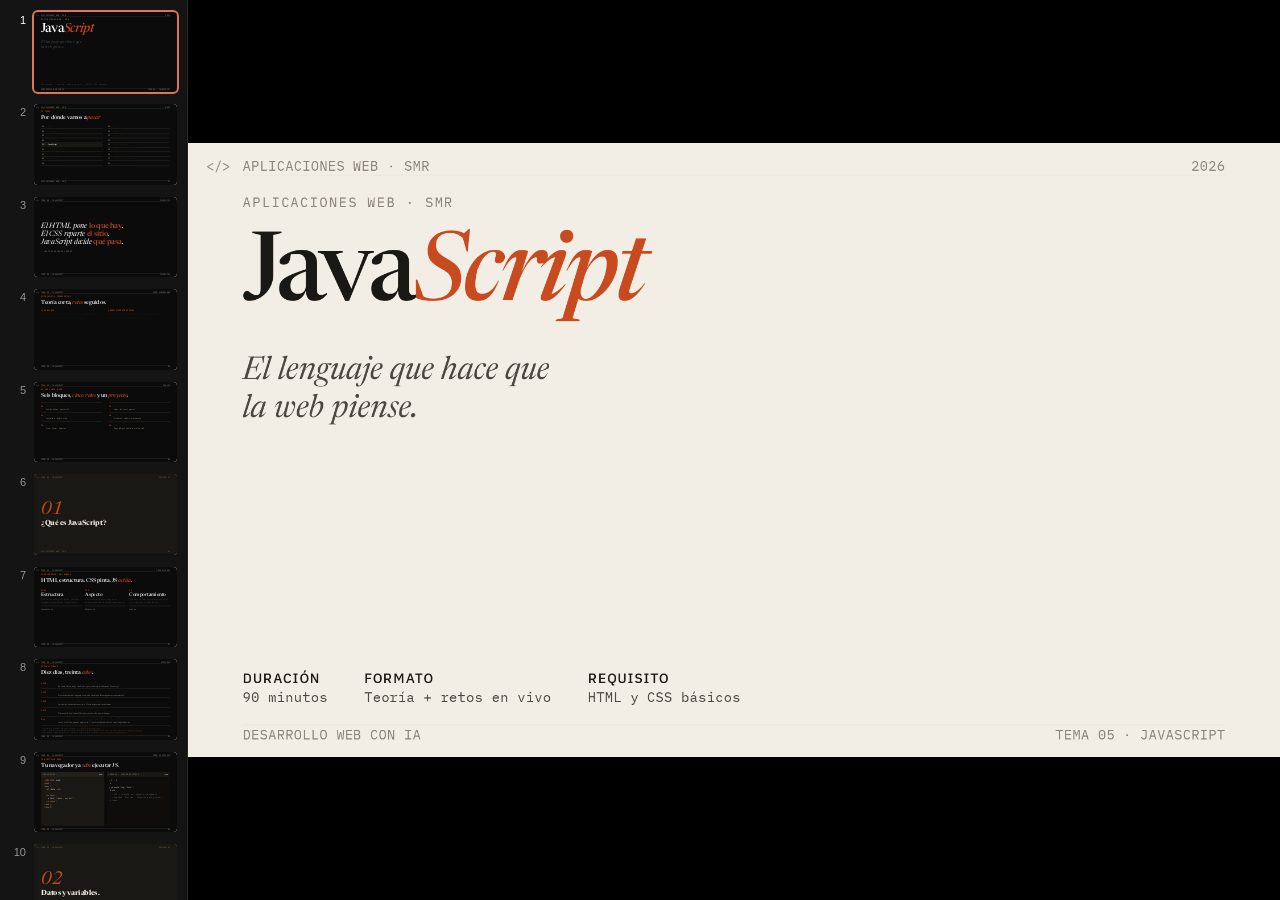
<file: Tema 5 - JavaScript.html>
<!DOCTYPE html>
<html lang="es">
<head>
<meta charset="UTF-8">
<title>Curso Web con IA · Tema 5 — JavaScript</title>
<link rel="icon" type="image/svg+xml" href="assets/favicon.svg">
<link rel="preconnect" href="https://fonts.googleapis.com">
<link rel="preconnect" href="https://fonts.gstatic.com" crossorigin>
<link href="https://fonts.googleapis.com/css2?family=Newsreader:ital,opsz,wght@0,6..72,400;0,6..72,500;0,6..72,600;1,6..72,400&family=IBM+Plex+Sans:wght@300;400;500;600;700&family=IBM+Plex+Mono:wght@400;500;600&display=swap" rel="stylesheet">
<link rel="stylesheet" href="assets/css/base.css">
<script src="deck-stage.js"></script>
<style>
  /* Syllabus */
  .syllabus{
    list-style: none; margin: 0; padding: 0;
    border-top: 1px solid var(--ink); margin-top: 4px;
  }
  .syllabus li{
    display:grid;
    grid-template-columns: 90px 420px 1fr 200px;
    gap: 32px; align-items: baseline;
    border-bottom: 1px solid var(--rule); padding: 22px 8px;
  }
  .syllabus .num{ font-family: var(--mono); color: var(--ink-3); font-size: 28px; font-weight: 500; letter-spacing: .02em; }
  .syllabus .name{ font-family: var(--serif); color: var(--ink); font-size: 42px; line-height: 1; font-weight: 500; letter-spacing: -.01em; }
  .syllabus .desc{ font-family: var(--sans); color: var(--ink-2); font-size: 28px; line-height: 1.3; }
  .syllabus .here{ font-family: var(--mono); color: var(--ink-3); font-size: 24px; text-transform: uppercase; letter-spacing: .08em; text-align: right; }
  .syllabus li.current{ background: var(--ink); margin: 0 -16px; padding: 24px 24px; border-bottom: 1px solid var(--ink); }
  .syllabus li.current .num{ color: var(--accent-soft); }
  .syllabus li.current .name{ color: var(--bg); font-style: italic; }
  .syllabus li.current .desc{ color:#C9C2B4; }
  .syllabus li.current .here{ color: var(--accent-soft); }

  .syllabus.cols-2{
    display:grid; grid-template-columns: 1fr 1fr;
    grid-template-rows: repeat(9, auto);
    grid-auto-flow: column; column-gap: 64px;
    border-top: 1px solid var(--ink); margin-top: 4px;
    list-style: none; padding: 0;
  }
  .syllabus.cols-2 li{
    display:grid; grid-template-columns: 56px 1fr;
    gap: 18px; align-items: baseline;
    border-bottom: 1px solid var(--rule);
    padding: 14px 8px; margin: 0;
  }
  .syllabus.cols-2 .num{ font-size: 22px; }
  .syllabus.cols-2 .name{ font-size: 30px; line-height: 1.05; }
  .syllabus.cols-2 .desc{ display:none; }
  .syllabus.cols-2 .here{ display:none; }
  .syllabus.cols-2 li.current{
    background: var(--ink); margin: 0; padding: 14px 14px;
    border-bottom: 1px solid var(--ink);
  }

  /* Two col */
  .two-col{ display:grid; grid-template-columns: 1fr 1fr; gap: 80px; margin-top: 0; }
  .col h3{
    font-family: var(--mono); font-size: var(--type-small);
    text-transform: uppercase; letter-spacing: .08em;
    color: var(--accent); margin: 0 0 16px; font-weight: 500;
  }
  .col p{
    font-family: var(--serif); font-size: 40px; line-height: 1.25;
    margin: 0; color: var(--ink); font-weight: 400;
  }

  /* Three col pillars */
  .three-col{ display:grid; grid-template-columns: 1fr 1fr 1fr; gap: 48px; margin-top: 0; }
  .pillar{ border-top: 2px solid var(--ink); padding-top: 28px; display:flex; flex-direction:column; }
  .pillar .lang{ font-family: var(--mono); font-size: var(--type-small); color: var(--accent); letter-spacing: .08em; text-transform: uppercase; font-weight: 500; }
  .pillar h4{ font-family: var(--serif); font-size: 64px; margin: 8px 0 16px; font-weight: 500; letter-spacing: -.01em; }
  .pillar p{ font-family: var(--sans); font-size: var(--type-body); color: var(--ink-2); line-height: 1.35; margin: 0; }
  .pillar .role{ font-family: var(--mono); font-size: var(--type-small); color: var(--ink-3); margin-top: 24px; padding-top: 24px; border-top: 1px solid var(--rule); }

  /* Code panes (reused for solution slides too) */
  .split{ display:grid; grid-template-columns: 1fr 1fr; gap: 32px; flex: 1; min-height: 0; }
  .pane{ border: 1px solid var(--rule); display:flex; flex-direction:column; overflow: hidden; }
  .pane-head{
    font-family: var(--mono); font-size: var(--type-tiny);
    text-transform: uppercase; letter-spacing: .1em;
    padding: 14px 22px; border-bottom: 1px solid var(--rule);
    color: var(--ink-3); background: var(--bg-2);
    display:flex; justify-content:space-between; align-items:center;
  }
  .pane-head .dots{ color: var(--ink-3); letter-spacing: 2px; }
  .pane-body{ flex: 1; overflow: hidden; padding: 28px 32px; }
  .pane.code{ background: var(--code-bg); border-color: var(--code-bg); }
  .pane.code .pane-head{ background:#24211C; border-color:#34302A; color:#8A8278; }
  .pane.code .pane-body{
    font-family: var(--mono); font-size: var(--type-code);
    line-height: 1.55; color: var(--code-text);
    white-space: pre; tab-size: 2;
  }

  /* Console pane (DevTools-style) */
  .pane.console{ background:#0E0D0B; border-color:#0E0D0B; }
  .pane.console .pane-head{ background:#1A1814; border-color:#2C2823; color:#8A8278; }
  .pane.console .pane-body{
    font-family: var(--mono); font-size: var(--type-code);
    line-height: 1.65; color:#F2EEE5;
    padding: 24px 28px;
  }
  .console-line{ display:block; padding: 2px 0; }
  .console-line.input{ color:#C9C2B4; }
  .console-line.input::before{ content: "> "; color: var(--accent-soft); }
  .console-line.output{ color:#F2EEE5; padding-left: 22px; }
  .console-line.comment{ color:#6E665A; font-style: italic; padding-left: 22px; }
  .console-line.alert{
    color:#1A1814; background: var(--accent-soft);
    padding: 4px 14px; margin: 6px 0;
    display: inline-block;
    font-weight: 500;
  }
  .console-line.alert::before{
    content: "alert · ";
    color:#5A3A28; font-size: 0.85em;
    text-transform: uppercase; letter-spacing: .08em;
    margin-right: 6px;
  }

  /* JS syntax tokens (used inside .pane.code .pane-body) */
  .js-kw{ color: var(--accent-soft); }
  .js-str{ color: var(--code-string); }
  .js-num{ color: var(--code-attr); }
  .js-fn{ color:#D9C26E; }
  .js-builtin{ color:#C4D7E5; }
  .js-com{ color: var(--code-comment); font-style: italic; }
  .js-punct{ color:#8A8278; }
  .js-prop{ color:#F2EEE5; }

  /* Solution layout */
  .solution-grid{
    display:grid; grid-template-columns: 1fr 1fr;
    gap: 40px; flex: 1; min-height: 0;
  }

  /* Challenge slide */
  .challenge .frame{ padding: 0; }
  .challenge-grid{
    display:grid; grid-template-columns: 1.4fr 1fr;
    gap: 80px; flex: 1; min-height: 0;
  }
  .challenge-left{ display:flex; flex-direction:column; }
  .challenge-left .brief{
    font-family: var(--serif); font-size: 38px; line-height: 1.3;
    color: var(--ink); margin: 0 0 32px; max-width: 900px;
  }
  .challenge-left .specs{ border-top: 1px solid var(--ink); margin-top: auto; }
  .challenge-left .spec-row{
    display:grid; grid-template-columns: 220px 1fr;
    padding: 16px 0; border-bottom: 1px solid var(--rule);
    align-items: baseline; gap: 24px;
  }
  .challenge-left .spec-row .k{
    font-family: var(--mono); font-size: var(--type-tiny);
    color: var(--ink-3); letter-spacing: .08em; text-transform: uppercase;
  }
  .challenge-left .spec-row .v{
    font-family: var(--sans); font-size: var(--type-small);
    color: var(--ink); line-height: 1.35;
  }
  .challenge-right{
    background: var(--ink); color: var(--bg);
    padding: 48px; display:flex; flex-direction:column;
  }
  .challenge-right .stamp{
    font-family: var(--mono); font-size: var(--type-tiny);
    letter-spacing: .12em; text-transform: uppercase;
    color: var(--accent-soft); margin-bottom: 24px;
  }
  .challenge-right h2{
    font-family: var(--serif); font-size: 54px; line-height: 1.05;
    margin: 0 0 28px; font-weight: 500; letter-spacing: -.01em;
  }
  .challenge-right ul{ list-style: none; margin: 0; padding: 0; }
  .challenge-right ul li{
    font-family: var(--sans); font-size: var(--type-small);
    line-height: 1.4; padding: 14px 0;
    border-bottom: 1px solid #34302A; color:#D9D2C0;
    display:grid; grid-template-columns: 32px 1fr; gap: 12px;
  }
  .challenge-right ul li::before{
    content: "□"; color: var(--accent-soft); font-family: var(--mono);
  }
  .challenge-right .next-hint{
    margin-top: auto; padding-top: 32px;
    font-family: var(--mono); font-size: var(--type-tiny);
    color: var(--accent-soft); letter-spacing: .04em;
  }

  /* Vocab grid (typeof, primitivos) */
  .vocab{
    display:grid; grid-template-columns: repeat(4, 1fr);
    gap: 1px; background: var(--rule); border: 1px solid var(--rule);
    margin-top: 8px;
  }
  .vocab .term{
    background: var(--bg); padding: 28px 28px;
    display:flex; flex-direction:column; gap: 6px;
    min-height: 160px;
  }
  .vocab .term .name{
    font-family: var(--serif); font-size: 36px;
    color: var(--ink); font-weight: 500; line-height: 1;
  }
  .vocab .term .es{
    font-family: var(--mono); font-size: var(--type-tiny);
    color: var(--accent); letter-spacing: .04em; text-transform: uppercase;
  }
  .vocab .term .desc{
    font-family: var(--sans); font-size: 22px;
    color: var(--ink-2); line-height: 1.3; margin-top: 4px;
  }

  /* Operator table */
  .oplist{
    margin-top: 8px; border-top: 1px solid var(--ink);
  }
  .op-row{
    display:grid; grid-template-columns: 160px 1fr 1fr;
    gap: 48px; border-bottom: 1px solid var(--rule);
    padding: 20px 0; align-items: baseline;
  }
  .op-row .sym{
    font-family: var(--mono); font-size: 40px;
    color: var(--accent); font-weight: 500;
  }
  .op-row .what{
    font-family: var(--serif); font-size: 30px;
    line-height: 1.25; color: var(--ink);
  }
  .op-row .ex{
    font-family: var(--mono); font-size: var(--type-small);
    color: var(--ink-3); line-height: 1.4;
  }

  /* Prompt anatomy slide */
  .prompt-anatomy{
    background: var(--ink); color: var(--code-fg);
    padding: 40px 48px; font-family: var(--mono);
    font-size: var(--type-small); line-height: 1.7;
    margin-top: 8px; border-left: 4px solid var(--accent);
  }
  .prompt-anatomy .label-tag{
    color: var(--accent-soft); font-weight: 500;
    display: inline-block; width: 220px;
  }
  .prompt-anatomy .text{ color:#D9D2C0; }

  /* Prompt compare */
  .prompts{ display:grid; grid-template-columns: 1fr 1fr; gap: 40px; margin-top: 12px; }
  .prompt-card{
    border: 1px solid var(--rule); padding: 36px;
    display:flex; flex-direction:column; background: var(--bg);
  }
  .prompt-card.bad{ border-top: 4px solid #8A8278; }
  .prompt-card.good{ border-top: 4px solid var(--accent); }
  .prompt-card .label{
    font-family: var(--mono); font-size: var(--type-tiny);
    letter-spacing: .12em; text-transform: uppercase;
    color: var(--ink-3); margin-bottom: 16px;
  }
  .prompt-card.good .label{ color: var(--accent); }
  .prompt-card .quote{
    font-family: var(--serif); font-size: 28px;
    line-height: 1.3; color: var(--ink);
    margin: 0 0 24px; font-style: italic;
  }
  .prompt-card .why{
    margin-top:auto; font-family: var(--sans);
    font-size: var(--type-small); color: var(--ink-2);
    border-top: 1px solid var(--rule);
    padding-top: 16px; line-height: 1.4;
  }

  /* Closing */
  .closing .display{
    font-family: var(--serif); font-size: 128px;
    line-height: .95; margin: 0; letter-spacing: -.03em; font-weight: 500;
  }
  .closing .display em{ font-style: italic; color: var(--accent); font-weight: 500; }
  .closing .next{
    margin-top: auto; display:grid; grid-template-columns: 1fr 1fr;
    gap: 80px; border-top: 1px solid var(--ink); padding-top: 40px;
  }
  .closing .next .k{
    font-family: var(--mono); font-size: var(--type-tiny);
    letter-spacing: .12em; text-transform: uppercase;
    color: var(--ink-3); margin-bottom: 12px;
  }
  .closing .next .v{
    font-family: var(--serif); font-size: 40px;
    line-height: 1.2; color: var(--ink);
  }

  /* History timeline */
  .timeline{
    margin-top: 8px; border-top: 1px solid var(--ink);
  }
  .tl-row{
    display:grid; grid-template-columns: 180px 1fr;
    gap: 48px; border-bottom: 1px solid var(--rule);
    padding: 20px 0; align-items: baseline;
  }
  .tl-row .year{
    font-family: var(--mono); font-size: 32px;
    color: var(--accent); font-weight: 500;
  }
  .tl-row .ev{
    font-family: var(--serif); font-size: 30px;
    line-height: 1.3; color: var(--ink);
  }
  .tl-row .ev small{
    display:block; font-family: var(--sans);
    font-size: var(--type-small); color: var(--ink-3);
    margin-top: 4px; line-height: 1.35;
  }

  /* String demo */
  .string-demo{
    font-family: var(--mono); font-size: 56px;
    color: var(--ink); margin: 24px 0;
    padding: 32px; background: var(--bg-2);
    border-left: 4px solid var(--accent);
    letter-spacing: -.01em;
  }
  .string-demo .hl{ color: var(--accent); }
</style>
</head>
<body>

<deck-stage width="1920" height="1080">

  <!-- ============ 01 PORTADA ============ -->
  <section data-label="01 Portada">
    <div class="chrome"></div>
    <a class="home-corner" href="index.html" title="Volver al índice">&lt;/&gt;</a>
    <div class="meta"><span>Aplicaciones web · SMR</span><span>2026</span></div>
    <div class="frame cover">
      <div class="kicker">Aplicaciones web · SMR</div>
      <h1 class="display">Java<em>Script</em></h1>
      <p class="sub">El lenguaje que hace que<br>la web <em>piense</em>.</p>
      <div class="stamp">
        <span><b>Duración</b>90 minutos</span>
        <span><b>Formato</b>Teoría + retos en vivo</span>
        <span><b>Requisito</b>HTML y CSS básicos</span>
      </div>
    </div>
    <div class="meta-foot"><span>Desarrollo Web con IA</span><span>Tema 05 · JavaScript</span></div>
  </section>

  <!-- ============ 02 MAPA DE LA ASIGNATURA ============ -->
  <section data-label="02 Mapa de la asignatura">
    <div class="chrome"></div>
    <a class="home-corner" href="index.html" title="Volver al índice">&lt;/&gt;</a>
    <div class="meta"><span>Aplicaciones web · SMR</span><span>Mapa</span></div>
    <div class="frame">
      <p class="eyebrow">18 temas</p>
      <h1 class="title">Por dónde vamos a <em>pasar</em></h1>
      <ol class="syllabus cols-2">
        <li><span class="num">01</span><span class="name">HTML</span></li>
        <li><span class="num">02</span><span class="name">Componentes UI</span></li>
        <li><span class="num">03</span><span class="name">CSS</span></li>
        <li><span class="num">04</span><span class="name">CSS avanzado</span></li>
        <li class="current"><span class="num">05</span><span class="name">JavaScript</span></li>
        <li><span class="num">06</span><span class="name">JavaScript avanzado</span></li>
        <li><span class="num">07</span><span class="name">DOM y eventos</span></li>
        <li><span class="num">08</span><span class="name">APIs y datos</span></li>
        <li><span class="num">09</span><span class="name">Git y GitHub</span></li>
        <li><span class="num">10</span><span class="name">Node</span></li>
        <li><span class="num">11</span><span class="name">SQL</span></li>
        <li><span class="num">12</span><span class="name">PostgreSQL</span></li>
        <li><span class="num">13</span><span class="name">React</span></li>
        <li><span class="num">14</span><span class="name">React avanzado</span></li>
        <li><span class="num">15</span><span class="name">Diseño con Tailwind e IA</span></li>
        <li><span class="num">16</span><span class="name">Despliegue</span></li>
        <li><span class="num">17</span><span class="name">Aplicación full-stack</span></li>
        <li><span class="num">18</span><span class="name">Apps móviles con Expo</span></li>
      </ol>
    </div>
    <div class="meta-foot"><span>Aplicaciones web · SMR</span><span>02</span></div>
  </section>

  <!-- ============ 03 FILOSOFÍA ============ -->
  <section data-label="03 Filosofia">
    <div class="chrome"></div>
    <a class="home-corner" href="index.html" title="Volver al índice">&lt;/&gt;</a>
    <div class="meta"><span>Tema 05 · JavaScript</span><span>Filosofía</span></div>
    <div class="frame quote-slide">
      <blockquote>
        El HTML pone <span class="ac">lo que hay</span>.<br>
        El CSS reparte <span class="ac">el sitio</span>.<br>
        JavaScript decide <span class="ac">qué pasa</span>.
      </blockquote>
      <cite>— Las tres patas del front</cite>
    </div>
    <div class="meta-foot"><span>Tema 05 · JavaScript</span><span>Filosofía</span></div>
  </section>

  <!-- ============ 04 CÓMO APRENDEMOS ============ -->
  <section data-label="04 Como aprendemos">
    <div class="chrome"></div>
    <a class="home-corner" href="index.html" title="Volver al índice">&lt;/&gt;</a>
    <div class="meta"><span>Tema 05 · JavaScript</span><span>Cómo aprendemos</span></div>
    <div class="frame">
      <p class="eyebrow">Cómo vamos a trabajar hoy</p>
      <h1 class="title">Teoría corta, <em>retos</em> seguidos.</h1>
      <div class="two-col">
        <div class="col">
          <h3>Cada bloque</h3>
          <p>Una explicación de 5 minutos. Justo lo que necesitas para entender el concepto.</p>
        </div>
        <div class="col">
          <h3>Inmediatamente después</h3>
          <p>Un reto. Lo intentas tú. La solución está en el siguiente slide, lista para comparar.</p>
        </div>
      </div>
    </div>
    <div class="meta-foot"><span>Tema 05 · JavaScript</span><span>04</span></div>
  </section>

  <!-- ============ 05 ÍNDICE ============ -->
  <section data-label="05 Indice">
    <div class="chrome"></div>
    <a class="home-corner" href="index.html" title="Volver al índice">&lt;/&gt;</a>
    <div class="meta"><span>Tema 05 · JavaScript</span><span>Índice</span></div>
    <div class="frame">
      <p class="eyebrow">Lo que vamos a ver</p>
      <h1 class="title">Seis bloques, <em>cinco retos</em> y un <em>proyecto</em>.</h1>
      <div class="index-grid">
        <div class="index-item"><span class="n">01</span><div class="t">¿Qué es JavaScript?<small>Los tres pilares · ejecutar JS</small></div></div>
        <div class="index-item"><span class="n">02</span><div class="t">Datos y variables<small>Tipos · let, const · prompt</small></div></div>
        <div class="index-item"><span class="n">03</span><div class="t">Strings<small>Concatenar · length · slice</small></div></div>
        <div class="index-item"><span class="n">04</span><div class="t">Números<small>Aritmética · módulo · precedencia</small></div></div>
        <div class="index-item"><span class="n">05</span><div class="t">Funciones<small>Crear · llamar · devolver</small></div></div>
        <div class="index-item"><span class="n">06</span><div class="t">Hablando con la IA<small>Pedir código y montar tu primera web</small></div></div>
      </div>
    </div>
    <div class="meta-foot"><span>Tema 05 · JavaScript</span><span>05</span></div>
  </section>

  <!-- ============ 06 SECCIÓN 01 ¿QUÉ ES JS? ============ -->
  <section data-label="06 Seccion 01 Que es JS" class="dark">
    <div class="chrome"></div>
    <a class="home-corner" href="index.html" title="Volver al índice">&lt;/&gt;</a>
    <div class="meta"><span>Tema 05 · JavaScript</span><span>Sección 01</span></div>
    <div class="frame sect">
      <div class="num">01</div>
      <h2 class="name" style="color: var(--bg);">¿Qué es JavaScript?</h2>
    </div>
    <div class="meta-foot"><span>Aplicaciones web · SMR</span><span>06</span></div>
  </section>

  <!-- ============ 07 LOS TRES PILARES ============ -->
  <section data-label="07 Tres pilares">
    <div class="chrome"></div>
    <a class="home-corner" href="index.html" title="Volver al índice">&lt;/&gt;</a>
    <div class="meta"><span>Tema 05 · JavaScript</span><span>Tres pilares</span></div>
    <div class="frame">
      <p class="eyebrow">Cada lenguaje, un trabajo</p>
      <h1 class="title">HTML estructura. CSS pinta. JS <em>actúa</em>.</h1>
      <div class="three-col">
        <div class="pillar">
          <span class="lang">HTML</span>
          <h4>Estructura</h4>
          <p>Qué hay en la página: títulos, párrafos, imágenes, formularios. El esqueleto.</p>
          <div class="role">Sustantivos</div>
        </div>
        <div class="pillar">
          <span class="lang">CSS</span>
          <h4>Aspecto</h4>
          <p>Cómo se ve: colores, tipografía, espacios, dónde se coloca cada bloque.</p>
          <div class="role">Adjetivos</div>
        </div>
        <div class="pillar">
          <span class="lang">JS</span>
          <h4>Comportamiento</h4>
          <p>Qué pasa cuando el usuario hace algo: clics, cálculos, validar, decidir.</p>
          <div class="role">Verbos</div>
        </div>
      </div>
    </div>
    <div class="meta-foot"><span>Tema 05 · JavaScript</span><span>07</span></div>
  </section>

  <!-- ============ 08 HISTORIA ============ -->
  <section data-label="08 Historia">
    <div class="chrome"></div>
    <a class="home-corner" href="index.html" title="Volver al índice">&lt;/&gt;</a>
    <div class="meta"><span>Tema 05 · JavaScript</span><span>Historia</span></div>
    <div class="frame">
      <p class="eyebrow">Breve historia</p>
      <h1 class="title">Diez días, treinta <em>años</em>.</h1>
      <div class="timeline">
        <div class="tl-row"><div class="year">1995</div><div class="ev">Brendan Eich crea JavaScript en <em>10 días</em><sup style="color: var(--accent);">1</sup> para Netscape.<small>Se llamó Mocha, luego LiveScript, y por marketing acabó siendo "JavaScript".</small></div></div>
        <div class="tl-row"><div class="year">1997</div><div class="ev">Se estandariza con el nombre <em>ECMAScript</em>.<small>El estándar real del lenguaje. La versión oficial que los navegadores implementan.</small></div></div>
        <div class="tl-row"><div class="year">2009</div><div class="ev">Node.js: JavaScript también <em>fuera del navegador</em>.<small>Servidores, herramientas, scripts. Mismo lenguaje, otros entornos.</small></div></div>
        <div class="tl-row"><div class="year">2015</div><div class="ev">ES6/ES2015: <em>let, const, arrow functions, clases</em>.<small>El gran salto. Casi todo el JS moderno se escribe a partir de aquí.</small></div></div>
        <div class="tl-row"><div class="year">Hoy</div><div class="ev">El lenguaje <em>más usado del mundo</em> según GitHub<sup style="color: var(--accent);">2</sup> y Stack Overflow<sup style="color: var(--accent);">3</sup>.<small>Lo usa el 66 % de quienes programan. Y <em>TypeScript</em> (JavaScript con tipos) va justo detrás.</small></div></div>
      </div>
      <p class="refs" style="font-family: var(--mono); font-size: 15px; line-height: 1.6; color: var(--ink-3); margin: 28px 0 0; letter-spacing: .01em;">
        <sup style="color: var(--accent);">1</sup>&nbsp;"Brendan Eich", <em>Wikipedia</em>. [En línea]. Disponible: <a href="https://en.wikipedia.org/wiki/Brendan_Eich" target="_blank" rel="noopener" style="color: var(--accent); text-decoration: underline;">en.wikipedia.org/wiki/Brendan_Eich</a><br>
        <sup style="color: var(--accent);">2</sup>&nbsp;GitHub, "Octoverse: A new developer joins GitHub every second as AI leads TypeScript to #1", 2025. [En línea]. Disponible: <a href="https://github.blog/news-insights/octoverse/octoverse-a-new-developer-joins-github-every-second-as-ai-leads-typescript-to-1/" target="_blank" rel="noopener" style="color: var(--accent); text-decoration: underline;">github.blog/…/octoverse</a><br>
        <sup style="color: var(--accent);">3</sup>&nbsp;Stack Overflow, "2025 Developer Survey · Technology", 2025. [En línea]. Disponible: <a href="https://survey.stackoverflow.co/2025/technology/" target="_blank" rel="noopener" style="color: var(--accent); text-decoration: underline;">survey.stackoverflow.co/2025/technology</a>
      </p>
    </div>
    <div class="meta-foot"><span>Tema 05 · JavaScript</span><span>08</span></div>
  </section>

  <!-- ============ 09 CÓMO EJECUTAMOS JS ============ -->
  <section data-label="09 Como ejecutamos JS">
    <div class="chrome"></div>
    <a class="home-corner" href="index.html" title="Volver al índice">&lt;/&gt;</a>
    <div class="meta"><span>Tema 05 · JavaScript</span><span>Cómo se ejecuta</span></div>
    <div class="frame">
      <p class="eyebrow">Sin instalar nada</p>
      <h1 class="title">Tu navegador ya <em>sabe</em> ejecutar JS.</h1>
      <div class="split">
        <div class="pane code">
          <div class="pane-head"><span>index.html</span><span class="dots">●●●</span></div>
          <div class="pane-body"><span class="js-punct">&lt;</span><span class="js-kw">!DOCTYPE</span> <span class="js-prop">html</span><span class="js-punct">&gt;</span>
<span class="js-punct">&lt;</span><span class="js-kw">html</span><span class="js-punct">&gt;</span>
<span class="js-punct">&lt;</span><span class="js-kw">body</span><span class="js-punct">&gt;</span>
  <span class="js-punct">&lt;</span><span class="js-kw">h1</span><span class="js-punct">&gt;</span>Hola<span class="js-punct">&lt;/</span><span class="js-kw">h1</span><span class="js-punct">&gt;</span>

  <span class="js-punct">&lt;</span><span class="js-kw">script</span><span class="js-punct">&gt;</span>
    <span class="js-builtin">alert</span><span class="js-punct">(</span><span class="js-str">"¡Hola, mundo!"</span><span class="js-punct">);</span>
  <span class="js-punct">&lt;/</span><span class="js-kw">script</span><span class="js-punct">&gt;</span>
<span class="js-punct">&lt;/</span><span class="js-kw">body</span><span class="js-punct">&gt;</span>
<span class="js-punct">&lt;/</span><span class="js-kw">html</span><span class="js-punct">&gt;</span>
          </div>
        </div>
        <div class="pane console">
          <div class="pane-head"><span>Consola · Chrome DevTools</span><span class="dots">●●●</span></div>
          <div class="pane-body"><span class="console-line input"><span class="js-num">2</span> <span class="js-punct">+</span> <span class="js-num">2</span></span><span class="console-line output"><span class="js-num">4</span></span><span class="console-line input"><span class="js-builtin">console</span><span class="js-punct">.</span><span class="js-fn">log</span><span class="js-punct">(</span><span class="js-str">"Hola"</span><span class="js-punct">)</span></span><span class="console-line output"><span class="js-str">Hola</span></span><span class="console-line comment">// F12 → Consola en cualquier navegador</span><span class="console-line comment">// también: Sources → Snippets para guardar trozos</span>
          </div>
        </div>
      </div>
    </div>
    <div class="meta-foot"><span>Tema 05 · JavaScript</span><span>09</span></div>
  </section>

  <!-- ============ 10 SECCIÓN 02 DATOS Y VARIABLES ============ -->
  <section data-label="10 Seccion 02 Datos" class="dark">
    <div class="chrome"></div>
    <a class="home-corner" href="index.html" title="Volver al índice">&lt;/&gt;</a>
    <div class="meta"><span>Tema 05 · JavaScript</span><span>Sección 02</span></div>
    <div class="frame sect">
      <div class="num">02</div>
      <h2 class="name" style="color: var(--bg);">Datos y variables.</h2>
    </div>
    <div class="meta-foot"><span>Aplicaciones web · SMR</span><span>10</span></div>
  </section>

  <!-- ============ 11 TIPOS PRIMITIVOS ============ -->
  <section data-label="11 Tipos primitivos">
    <div class="chrome"></div>
    <a class="home-corner" href="index.html" title="Volver al índice">&lt;/&gt;</a>
    <div class="meta"><span>Tema 05 · JavaScript</span><span>Tipos primitivos</span></div>
    <div class="frame">
      <p class="eyebrow">Tipos de datos básicos</p>
      <h1 class="title">Lo que JS puede guardar en una <em>variable</em>.</h1>
      <div class="vocab">
        <div class="term">
          <span class="name">String</span>
          <span class="es">Primitivo · texto</span>
          <span class="desc">Cualquier cadena entre comillas. <code>"Ana"</code>, <code>'7'</code>, <code>`hola`</code></span>
        </div>
        <div class="term">
          <span class="name">Number</span>
          <span class="es">Primitivo · número</span>
          <span class="desc">Enteros y decimales. <code>3</code>, <code>0.5</code>, <code>-12</code></span>
        </div>
        <div class="term">
          <span class="name">Boolean</span>
          <span class="es">Primitivo · sí/no</span>
          <span class="desc">Solo dos valores. <code>true</code> o <code>false</code></span>
        </div>
        <div class="term">
          <span class="name">undefined</span>
          <span class="es">Primitivo · sin definir</span>
          <span class="desc">Aún no tiene valor. JS lo pone por ti cuando declaras sin asignar.</span>
        </div>
        <div class="term">
          <span class="name">null</span>
          <span class="es">Primitivo · vacío a propósito</span>
          <span class="desc">Tú decides que no hay valor. <code>let user = null</code></span>
        </div>
        <div class="term">
          <span class="name">Array</span>
          <span class="es">Estructura · lista</span>
          <span class="desc">Varios valores en orden. Lo vemos en Tema 06. <code>[1, 2, 3]</code></span>
        </div>
        <div class="term">
          <span class="name">Object</span>
          <span class="es">Estructura · ficha</span>
          <span class="desc">Pares clave-valor. <code>{ nombre: "Ana", edad: 30 }</code></span>
        </div>
        <div class="term">
          <span class="name">typeof</span>
          <span class="es">Operador</span>
          <span class="desc">No es un tipo, lo descubre. <code>typeof 7</code> → <code>"number"</code></span>
        </div>
      </div>
    </div>
    <div class="meta-foot"><span>Tema 05 · JavaScript</span><span>11</span></div>
  </section>

  <!-- ============ 12 VARIABLES ============ -->
  <section data-label="12 Variables">
    <div class="chrome"></div>
    <a class="home-corner" href="index.html" title="Volver al índice">&lt;/&gt;</a>
    <div class="meta"><span>Tema 05 · JavaScript</span><span>Variables</span></div>
    <div class="frame">
      <p class="eyebrow">let, const y un viejo conocido</p>
      <h1 class="title">Una caja con <em>nombre</em>.</h1>
      <div class="split">
        <div class="pane code">
          <div class="pane-head"><span>variables.js</span><span class="dots">●●●</span></div>
          <div class="pane-body"><span class="js-com">// const: no va a cambiar</span>
<span class="js-kw">const</span> <span class="js-prop">PI</span> <span class="js-punct">=</span> <span class="js-num">3.14159</span><span class="js-punct">;</span>

<span class="js-com">// let: va a cambiar</span>
<span class="js-kw">let</span> <span class="js-prop">score</span> <span class="js-punct">=</span> <span class="js-num">0</span><span class="js-punct">;</span>
<span class="js-prop">score</span> <span class="js-punct">=</span> <span class="js-num">10</span><span class="js-punct">;</span>

<span class="js-com">// pedir al usuario (prompt SIEMPRE da texto)</span>
<span class="js-kw">const</span> <span class="js-prop">name</span> <span class="js-punct">=</span> <span class="js-builtin">prompt</span><span class="js-punct">(</span><span class="js-str">"¿Cómo te llamas?"</span><span class="js-punct">);</span>

<span class="js-com">// para calcular, conviértelo a número</span>
<span class="js-kw">const</span> <span class="js-prop">age</span> <span class="js-punct">=</span> <span class="js-builtin">Number</span><span class="js-punct">(</span><span class="js-builtin">prompt</span><span class="js-punct">(</span><span class="js-str">"¿Tu edad?"</span><span class="js-punct">));</span>

<span class="js-com">// var: el de los 90. Mejor evítalo.</span>
          </div>
        </div>
        <div class="pane console">
          <div class="pane-head"><span>Consola</span><span class="dots">●●●</span></div>
          <div class="pane-body"><span class="console-line input"><span class="js-builtin">typeof</span> <span class="js-prop">PI</span></span><span class="console-line output"><span class="js-str">"number"</span></span><span class="console-line input"><span class="js-builtin">typeof</span> <span class="js-prop">name</span></span><span class="console-line output"><span class="js-str">"string"</span></span><span class="console-line input"><span class="js-builtin">typeof</span> <span class="js-prop">age</span></span><span class="console-line output"><span class="js-str">"number"</span></span><span class="console-line comment">// ojo: "5" + 2 = "52", no 7</span><span class="console-line comment">// por eso conviertes con Number()</span><span class="console-line comment">// regla: const por defecto, let si cambia</span>
          </div>
        </div>
      </div>
    </div>
    <div class="meta-foot"><span>Tema 05 · JavaScript</span><span>12</span></div>
  </section>

  <!-- ============ 13 RETO 01 SWAP ============ -->
  <section data-label="13 Reto 01 Swap" class="challenge">
    <div class="chrome"></div>
    <a class="home-corner" href="index.html" title="Volver al índice">&lt;/&gt;</a>
    <div class="meta"><span>Tema 05 · JavaScript</span><span>Reto 01</span></div>
    <div class="frame">
      <div class="challenge-grid">
        <div class="challenge-left">
          <p class="eyebrow">Reto 01 · 5 min</p>
          <h1 class="title">Intercambia <em>dos variables</em></h1>
          <p class="brief">Tienes <code>a = 3</code> y <code>b = 8</code>. Después del intercambio, <code>a</code> debe valer <code>8</code> y <code>b</code> debe valer <code>3</code>. Hazlo sin escribir los números directamente.</p>
          <div class="specs">
            <div class="spec-row"><div class="k">Empieza con</div><div class="v"><code>let a = 3; let b = 8;</code></div></div>
            <div class="spec-row"><div class="k">Comprueba</div><div class="v"><code>console.log(a, b);</code> debe imprimir <code>8 3</code></div></div>
            <div class="spec-row"><div class="k">Tiempo</div><div class="v">5 minutos</div></div>
          </div>
        </div>
        <div class="challenge-right">
          <div class="stamp">Debe cumplir</div>
          <h2>Restricciones</h2>
          <ul>
            <li>No puedes redeclarar a ni b</li>
            <li>No puedes escribir 3 ni 8 en tu solución</li>
            <li>Puedes usar todas las variables auxiliares que quieras</li>
            <li>Tres líneas como máximo</li>
          </ul>
          <div class="next-hint">→ Inténtalo. La solución está en el siguiente slide.</div>
        </div>
      </div>
    </div>
    <div class="meta-foot"><span>Tema 05 · JavaScript</span><span>13</span></div>
  </section>

  <!-- ============ 14 SOLUCIÓN 01 SWAP ============ -->
  <section data-label="14 Solucion 01 Swap">
    <div class="chrome"></div>
    <a class="home-corner" href="index.html" title="Volver al índice">&lt;/&gt;</a>
    <div class="meta"><span>Tema 05 · JavaScript</span><span>Solución 01</span></div>
    <div class="frame">
      <p class="eyebrow">Solución · Reto 01</p>
      <h1 class="title">Una variable <em>temporal</em>.</h1>
      <div class="solution-grid">
        <div class="pane code">
          <div class="pane-head"><span>swap.js</span><span class="dots">●●●</span></div>
          <div class="pane-body"><span class="js-kw">let</span> <span class="js-prop">a</span> <span class="js-punct">=</span> <span class="js-num">3</span><span class="js-punct">;</span>
<span class="js-kw">let</span> <span class="js-prop">b</span> <span class="js-punct">=</span> <span class="js-num">8</span><span class="js-punct">;</span>

<span class="js-com">// guarda a en una caja extra</span>
<span class="js-kw">let</span> <span class="js-prop">temp</span> <span class="js-punct">=</span> <span class="js-prop">a</span><span class="js-punct">;</span>
<span class="js-prop">a</span> <span class="js-punct">=</span> <span class="js-prop">b</span><span class="js-punct">;</span>
<span class="js-prop">b</span> <span class="js-punct">=</span> <span class="js-prop">temp</span><span class="js-punct">;</span>

<span class="js-builtin">console</span><span class="js-punct">.</span><span class="js-fn">log</span><span class="js-punct">(</span><span class="js-prop">a</span><span class="js-punct">,</span> <span class="js-prop">b</span><span class="js-punct">);</span>
          </div>
        </div>
        <div class="pane console">
          <div class="pane-head"><span>Consola</span><span class="dots">●●●</span></div>
          <div class="pane-body"><span class="console-line input"><span class="js-prop">a</span></span><span class="console-line output"><span class="js-num">8</span></span><span class="console-line input"><span class="js-prop">b</span></span><span class="console-line output"><span class="js-num">3</span></span><span class="console-line input"><span class="js-builtin">console</span><span class="js-punct">.</span><span class="js-fn">log</span><span class="js-punct">(</span><span class="js-prop">a</span><span class="js-punct">,</span> <span class="js-prop">b</span><span class="js-punct">)</span></span><span class="console-line output"><span class="js-num">8</span> <span class="js-num">3</span></span><span class="console-line comment">// si haces a = b primero, pierdes a.</span><span class="console-line comment">// temp lo guarda antes de pisarlo.</span>
          </div>
        </div>
      </div>
    </div>
    <div class="meta-foot"><span>Tema 05 · JavaScript</span><span>14</span></div>
  </section>

  <!-- ============ 15 NAMING ============ -->
  <section data-label="15 Naming">
    <div class="chrome"></div>
    <a class="home-corner" href="index.html" title="Volver al índice">&lt;/&gt;</a>
    <div class="meta"><span>Tema 05 · JavaScript</span><span>Naming</span></div>
    <div class="frame">
      <p class="eyebrow">Convenciones de nombre</p>
      <h1 class="title">Los nombres importan. <em>Mucho.</em></h1>
      <div class="two-col">
        <div class="col">
          <h3>Sí — camelCase con sentido</h3>
          <p style="font-family: var(--mono); font-size: 30px; color: var(--ink); line-height: 1.6;">userName<br>monthlyIncome<br>isLoggedIn<br>getUserById</p>
        </div>
        <div class="col">
          <h3>No — vago, raro o críptico</h3>
          <p style="font-family: var(--mono); font-size: 30px; color: var(--ink-3); line-height: 1.6;">x, x2, data<br>UserName, user_name<br>flag, temp1<br>doStuff</p>
        </div>
      </div>
      <div class="prompt-anatomy" style="margin-top: auto;">
        <div><span class="label-tag">Regla</span> <span class="text">camelCase: empieza minúscula y la siguiente palabra empieza mayúscula.</span></div>
        <div><span class="label-tag">Test</span> <span class="text">¿Otro programador entiende qué guarda esa variable solo leyendo el nombre? Si no, cámbialo.</span></div>
      </div>
    </div>
    <div class="meta-foot"><span>Tema 05 · JavaScript</span><span>15</span></div>
  </section>

  <!-- ============ 16 SECCIÓN 03 STRINGS ============ -->
  <section data-label="16 Seccion 03 Strings" class="dark">
    <div class="chrome"></div>
    <a class="home-corner" href="index.html" title="Volver al índice">&lt;/&gt;</a>
    <div class="meta"><span>Tema 05 · JavaScript</span><span>Sección 03</span></div>
    <div class="frame sect">
      <div class="num">03</div>
      <h2 class="name" style="color: var(--bg);">Strings.</h2>
    </div>
    <div class="meta-foot"><span>Aplicaciones web · SMR</span><span>16</span></div>
  </section>

  <!-- ============ 17 CONCATENACIÓN ============ -->
  <section data-label="17 Concatenacion">
    <div class="chrome"></div>
    <a class="home-corner" href="index.html" title="Volver al índice">&lt;/&gt;</a>
    <div class="meta"><span>Tema 05 · JavaScript</span><span>Concatenación</span></div>
    <div class="frame">
      <p class="eyebrow">Pegando textos</p>
      <h1 class="title">El <em>+</em> también funciona con palabras.</h1>
      <div class="split">
        <div class="pane code">
          <div class="pane-head"><span>concat.js</span><span class="dots">●●●</span></div>
          <div class="pane-body"><span class="js-kw">const</span> <span class="js-prop">name</span> <span class="js-punct">=</span> <span class="js-str">"Ana"</span><span class="js-punct">;</span>
<span class="js-kw">const</span> <span class="js-prop">age</span> <span class="js-punct">=</span> <span class="js-num">25</span><span class="js-punct">;</span>

<span class="js-com">// concatenación clásica</span>
<span class="js-kw">const</span> <span class="js-prop">msg1</span> <span class="js-punct">=</span> <span class="js-str">"Hola "</span> <span class="js-punct">+</span> <span class="js-prop">name</span> <span class="js-punct">+</span> <span class="js-str">", tienes "</span> <span class="js-punct">+</span> <span class="js-prop">age</span><span class="js-punct">;</span>

<span class="js-com">// template literals (más limpio)</span>
<span class="js-kw">const</span> <span class="js-prop">msg2</span> <span class="js-punct">=</span> <span class="js-str">`Hola ${</span><span class="js-prop">name</span><span class="js-str">}, tienes ${</span><span class="js-prop">age</span><span class="js-str">}`</span><span class="js-punct">;</span>

<span class="js-builtin">console</span><span class="js-punct">.</span><span class="js-fn">log</span><span class="js-punct">(</span><span class="js-prop">msg1</span><span class="js-punct">);</span>
<span class="js-builtin">console</span><span class="js-punct">.</span><span class="js-fn">log</span><span class="js-punct">(</span><span class="js-prop">msg2</span><span class="js-punct">);</span>
          </div>
        </div>
        <div class="pane console">
          <div class="pane-head"><span>Consola</span><span class="dots">●●●</span></div>
          <div class="pane-body"><span class="console-line output"><span class="js-str">Hola Ana, tienes 25</span></span><span class="console-line output"><span class="js-str">Hola Ana, tienes 25</span></span><span class="console-line comment">// dos formas, mismo resultado.</span><span class="console-line comment">// con `backticks` puedes meter ${variables}</span><span class="console-line comment">// y saltos de línea reales.</span>
          </div>
        </div>
      </div>
    </div>
    <div class="meta-foot"><span>Tema 05 · JavaScript</span><span>17</span></div>
  </section>

  <!-- ============ 18 .length ============ -->
  <section data-label="18 length">
    <div class="chrome"></div>
    <a class="home-corner" href="index.html" title="Volver al índice">&lt;/&gt;</a>
    <div class="meta"><span>Tema 05 · JavaScript</span><span>.length</span></div>
    <div class="frame">
      <p class="eyebrow">¿Cuántos caracteres tiene?</p>
      <h1 class="title">El antiguo <em>límite de Twitter</em>.</h1>
      <div class="string-demo">
        <span class="hl">"</span>Twitter cabe en 280 caracteres<span class="hl">"</span><span class="hl">.length</span>
      </div>
      <div class="split" style="margin-top: 24px;">
        <div class="pane code">
          <div class="pane-head"><span>length.js</span><span class="dots">●●●</span></div>
          <div class="pane-body"><span class="js-kw">const</span> <span class="js-prop">tweet</span> <span class="js-punct">=</span> <span class="js-builtin">prompt</span><span class="js-punct">(</span><span class="js-str">"Tu tweet:"</span><span class="js-punct">);</span>

<span class="js-kw">const</span> <span class="js-prop">left</span> <span class="js-punct">=</span> <span class="js-num">280</span> <span class="js-punct">-</span> <span class="js-prop">tweet</span><span class="js-punct">.</span><span class="js-prop">length</span><span class="js-punct">;</span>

<span class="js-builtin">alert</span><span class="js-punct">(</span><span class="js-str">`Te quedan ${</span><span class="js-prop">left</span><span class="js-str">} caracteres`</span><span class="js-punct">);</span>
          </div>
        </div>
        <div class="pane console">
          <div class="pane-head"><span>Consola</span><span class="dots">●●●</span></div>
          <div class="pane-body"><span class="console-line input"><span class="js-str">"hola"</span><span class="js-punct">.</span><span class="js-prop">length</span></span><span class="console-line output"><span class="js-num">4</span></span><span class="console-line input"><span class="js-str">""</span><span class="js-punct">.</span><span class="js-prop">length</span></span><span class="console-line output"><span class="js-num">0</span></span><span class="console-line alert">Te quedan 248 caracteres</span>
          </div>
        </div>
      </div>
    </div>
    <div class="meta-foot"><span>Tema 05 · JavaScript</span><span>18</span></div>
  </section>

  <!-- ============ 19 .slice ============ -->
  <section data-label="19 slice">
    <div class="chrome"></div>
    <a class="home-corner" href="index.html" title="Volver al índice">&lt;/&gt;</a>
    <div class="meta"><span>Tema 05 · JavaScript</span><span>.slice</span></div>
    <div class="frame">
      <p class="eyebrow">Trocear un string</p>
      <h1 class="title">Cortar por <em>posiciones</em>.</h1>
      <div class="split">
        <div class="pane code">
          <div class="pane-head"><span>slice.js</span><span class="dots">●●●</span></div>
          <div class="pane-body"><span class="js-kw">const</span> <span class="js-prop">s</span> <span class="js-punct">=</span> <span class="js-str">"JavaScript"</span><span class="js-punct">;</span>

<span class="js-com">// posiciones:  0 1 2 3 4 5 6 7 8 9</span>
<span class="js-com">// letras:      J a v a S c r i p t</span>

<span class="js-prop">s</span><span class="js-punct">[</span><span class="js-num">0</span><span class="js-punct">];</span>         <span class="js-com">// "J" — una sola letra por posición</span>
<span class="js-prop">s</span><span class="js-punct">.</span><span class="js-fn">slice</span><span class="js-punct">(</span><span class="js-num">0</span><span class="js-punct">,</span> <span class="js-num">4</span><span class="js-punct">);</span>   <span class="js-com">// "Java"</span>
<span class="js-prop">s</span><span class="js-punct">.</span><span class="js-fn">slice</span><span class="js-punct">(</span><span class="js-num">4</span><span class="js-punct">);</span>      <span class="js-com">// "Script"</span>
<span class="js-prop">s</span><span class="js-punct">.</span><span class="js-fn">slice</span><span class="js-punct">(</span><span class="js-num">0</span><span class="js-punct">,</span> <span class="js-num">1</span><span class="js-punct">);</span>   <span class="js-com">// "J"</span>
<span class="js-prop">s</span><span class="js-punct">.</span><span class="js-fn">slice</span><span class="js-punct">(</span><span class="js-punct">-</span><span class="js-num">3</span><span class="js-punct">);</span>     <span class="js-com">// "ipt"</span>
          </div>
        </div>
        <div class="pane console">
          <div class="pane-head"><span>Consola</span><span class="dots">●●●</span></div>
          <div class="pane-body"><span class="console-line input"><span class="js-prop">s</span><span class="js-punct">[</span><span class="js-num">0</span><span class="js-punct">]</span></span><span class="console-line output"><span class="js-str">"J"</span></span><span class="console-line input"><span class="js-prop">s</span><span class="js-punct">.</span><span class="js-fn">toUpperCase</span><span class="js-punct">()</span></span><span class="console-line output"><span class="js-str">"JAVASCRIPT"</span></span><span class="console-line input"><span class="js-prop">s</span><span class="js-punct">.</span><span class="js-fn">toLowerCase</span><span class="js-punct">()</span></span><span class="console-line output"><span class="js-str">"javascript"</span></span><span class="console-line comment">// slice(start, end) → no incluye end</span>
          </div>
        </div>
      </div>
    </div>
    <div class="meta-foot"><span>Tema 05 · JavaScript</span><span>19</span></div>
  </section>

  <!-- ============ 20 RETO 02 CAPITALIZE ============ -->
  <section data-label="20 Reto 02 Capitalize" class="challenge">
    <div class="chrome"></div>
    <a class="home-corner" href="index.html" title="Volver al índice">&lt;/&gt;</a>
    <div class="meta"><span>Tema 05 · JavaScript</span><span>Reto 02</span></div>
    <div class="frame">
      <div class="challenge-grid">
        <div class="challenge-left">
          <p class="eyebrow">Reto 02 · 7 min</p>
          <h1 class="title">Capitaliza el <em>nombre</em></h1>
          <p class="brief">Pide un nombre con <code>prompt</code>, y muestra con <code>alert</code> el mismo nombre con <em>solo</em> la primera letra en mayúscula. Da igual cómo lo escriba el usuario.</p>
          <div class="specs">
            <div class="spec-row"><div class="k">Entrada</div><div class="v"><code>"ana"</code> · <code>"PEDRO"</code> · <code>"mArÍa"</code></div></div>
            <div class="spec-row"><div class="k">Salida</div><div class="v"><code>"Ana"</code> · <code>"Pedro"</code> · <code>"María"</code></div></div>
            <div class="spec-row"><div class="k">Tiempo</div><div class="v">7 minutos</div></div>
          </div>
        </div>
        <div class="challenge-right">
          <div class="stamp">Pistas</div>
          <h2>Lo que ya conoces</h2>
          <ul>
            <li>name[0] te da la primera letra</li>
            <li>.toUpperCase() pone en mayúsculas</li>
            <li>.toLowerCase() pone en minúsculas</li>
            <li>.slice(1) te da todo menos la primera letra</li>
            <li>+ pega dos strings</li>
          </ul>
          <div class="next-hint">→ Inténtalo. La solución está en el siguiente slide.</div>
        </div>
      </div>
    </div>
    <div class="meta-foot"><span>Tema 05 · JavaScript</span><span>20</span></div>
  </section>

  <!-- ============ 21 SOLUCIÓN 02 CAPITALIZE ============ -->
  <section data-label="21 Solucion 02 Capitalize">
    <div class="chrome"></div>
    <a class="home-corner" href="index.html" title="Volver al índice">&lt;/&gt;</a>
    <div class="meta"><span>Tema 05 · JavaScript</span><span>Solución 02</span></div>
    <div class="frame">
      <p class="eyebrow">Solución · Reto 02</p>
      <h1 class="title">Primera <em>arriba</em>, resto <em>abajo</em>.</h1>
      <div class="solution-grid">
        <div class="pane code">
          <div class="pane-head"><span>capitalize.js</span><span class="dots">●●●</span></div>
          <div class="pane-body"><span class="js-kw">const</span> <span class="js-prop">raw</span> <span class="js-punct">=</span> <span class="js-builtin">prompt</span><span class="js-punct">(</span><span class="js-str">"Tu nombre:"</span><span class="js-punct">);</span>

<span class="js-kw">const</span> <span class="js-prop">first</span> <span class="js-punct">=</span> <span class="js-prop">raw</span><span class="js-punct">[</span><span class="js-num">0</span><span class="js-punct">].</span><span class="js-fn">toUpperCase</span><span class="js-punct">();</span>
<span class="js-kw">const</span> <span class="js-prop">rest</span>  <span class="js-punct">=</span> <span class="js-prop">raw</span><span class="js-punct">.</span><span class="js-fn">slice</span><span class="js-punct">(</span><span class="js-num">1</span><span class="js-punct">).</span><span class="js-fn">toLowerCase</span><span class="js-punct">();</span>

<span class="js-kw">const</span> <span class="js-prop">nice</span> <span class="js-punct">=</span> <span class="js-prop">first</span> <span class="js-punct">+</span> <span class="js-prop">rest</span><span class="js-punct">;</span>

<span class="js-builtin">alert</span><span class="js-punct">(</span><span class="js-str">`Hola, ${</span><span class="js-prop">nice</span><span class="js-str">}`</span><span class="js-punct">);</span>
          </div>
        </div>
        <div class="pane console">
          <div class="pane-head"><span>Consola</span><span class="dots">●●●</span></div>
          <div class="pane-body"><span class="console-line input"><span class="js-prop">raw</span></span><span class="console-line output"><span class="js-str">"mArÍa"</span></span><span class="console-line input"><span class="js-prop">first</span></span><span class="console-line output"><span class="js-str">"M"</span></span><span class="console-line input"><span class="js-prop">rest</span></span><span class="console-line output"><span class="js-str">"aría"</span></span><span class="console-line input"><span class="js-prop">nice</span></span><span class="console-line output"><span class="js-str">"María"</span></span><span class="console-line alert">Hola, María</span>
          </div>
        </div>
      </div>
    </div>
    <div class="meta-foot"><span>Tema 05 · JavaScript</span><span>21</span></div>
  </section>

  <!-- ============ 22 SECCIÓN 04 NÚMEROS ============ -->
  <section data-label="22 Seccion 04 Numeros" class="dark">
    <div class="chrome"></div>
    <a class="home-corner" href="index.html" title="Volver al índice">&lt;/&gt;</a>
    <div class="meta"><span>Tema 05 · JavaScript</span><span>Sección 04</span></div>
    <div class="frame sect">
      <div class="num">04</div>
      <h2 class="name" style="color: var(--bg);">Números.</h2>
    </div>
    <div class="meta-foot"><span>Aplicaciones web · SMR</span><span>22</span></div>
  </section>

  <!-- ============ 23 ARITMÉTICA ============ -->
  <section data-label="23 Aritmetica">
    <div class="chrome"></div>
    <a class="home-corner" href="index.html" title="Volver al índice">&lt;/&gt;</a>
    <div class="meta"><span>Tema 05 · JavaScript</span><span>Aritmética</span></div>
    <div class="frame">
      <p class="eyebrow">Operadores aritméticos</p>
      <h1 class="title">Lo de siempre, más dos <em>nuevos</em>.</h1>
      <div class="oplist">
        <div class="op-row"><div class="sym">+</div><div class="what">Suma</div><div class="ex"><code>2 + 3</code> → <code>5</code></div></div>
        <div class="op-row"><div class="sym">−</div><div class="what">Resta</div><div class="ex"><code>10 - 4</code> → <code>6</code></div></div>
        <div class="op-row"><div class="sym">*</div><div class="what">Multiplicación</div><div class="ex"><code>6 * 7</code> → <code>42</code></div></div>
        <div class="op-row"><div class="sym">/</div><div class="what">División</div><div class="ex"><code>20 / 4</code> → <code>5</code></div></div>
        <div class="op-row"><div class="sym">%</div><div class="what"><em>Módulo</em>: el resto de la división</div><div class="ex"><code>10 % 3</code> → <code>1</code> · útil para "¿es múltiplo?"</div></div>
        <div class="op-row"><div class="sym">**</div><div class="what">Potencia</div><div class="ex" style="white-space: nowrap;"><code>2 ** 8</code> → <code>256</code> · <code>Math.pow(2,8)</code></div></div>
      </div>
      <p style="font-family: var(--mono); color: var(--ink-3); font-size: 22px; margin-top: 12px;">Orden de evaluación: paréntesis primero, luego potencias <code>**</code>, después <code>*</code> y <code>/</code>, y al final <code>+</code> y <code>−</code>. Si dudas, paréntesis.</p>
      <div style="margin-top: 10px; border-left: 3px solid var(--accent); padding-left: 16px; display: flex; align-items: center; gap: 40px;">
        <p style="font-family: var(--mono); font-size: 20px; line-height: 1.4; margin: 0; color: var(--ink); max-width: 900px;"><span style="color: var(--accent); text-transform: uppercase; letter-spacing: .08em;">Reto exprés</span> · Pasa esta fórmula (interés compuesto) a una expresión de JavaScript. Pista: necesitarás <code>()</code>, <code>**</code> y <code>/</code>.</p>
        <div style="font-family: var(--serif); font-size: 44px; color: var(--ink); line-height: 1; white-space: nowrap;">A = P&nbsp;(1 +
          <span style="display:inline-block; text-align:center; vertical-align:middle; font-family: var(--mono); font-size: 26px;"><span style="display:block; border-bottom: 2px solid var(--ink); padding: 0 8px;">r</span><span style="display:block; padding: 0 8px;">n</span></span>)<sup style="font-size: .55em;">n·t</sup></div>
      </div>
    </div>
    <div class="meta-foot"><span>Tema 05 · JavaScript</span><span>23</span></div>
  </section>

  <!-- ============ 24 RETO 03 CELSIUS A FAHRENHEIT ============ -->
  <section data-label="24 Reto 03 Celsius a Fahrenheit" class="challenge">
    <div class="chrome"></div>
    <a class="home-corner" href="index.html" title="Volver al índice">&lt;/&gt;</a>
    <div class="meta"><span>Tema 05 · JavaScript</span><span>Reto 03</span></div>
    <div class="frame">
      <div class="challenge-grid">
        <div class="challenge-left">
          <p class="eyebrow">Reto 03 · 8 min</p>
          <h1 class="title">De grados Celsius a <em>Fahrenheit</em></h1>
          <p class="brief">Una app del tiempo te da la temperatura en grados Celsius, pero tu usuario la quiere en Fahrenheit. Pide los grados, conviértelos con la fórmula y muestra el resultado.</p>
          <div class="specs">
            <div class="spec-row"><div class="k">Fórmula</div><div class="v"><span style="font-family: var(--serif); font-size: 30px; color: var(--ink); line-height: 1; white-space: nowrap; vertical-align: middle;">F = C&nbsp;·&nbsp;<span style="display:inline-block; text-align:center; vertical-align:middle; font-family: var(--mono); font-size: 18px;"><span style="display:block; border-bottom: 2px solid var(--ink); padding: 0 7px;">9</span><span style="display:block; padding: 0 7px;">5</span></span>&nbsp;+ 32</span></div></div>
            <div class="spec-row"><div class="k">Casos</div><div class="v"><code>0</code> → <code>32</code> · <code>20</code> → <code>68</code> · <code>100</code> → <code>212</code></div></div>
            <div class="spec-row"><div class="k">Tiempo</div><div class="v">8 minutos</div></div>
          </div>
        </div>
        <div class="challenge-right">
          <div class="stamp">Debe cumplir</div>
          <h2>Requisitos</h2>
          <ul>
            <li>Pide los grados Celsius con prompt</li>
            <li>Convierte la respuesta a número con Number()</li>
            <li>Pasa la fórmula a código: la fracción es una división, y el · y el / van antes que el +</li>
            <li>Muestra el resultado con alert</li>
            <li>Comprueba que cuadran los 3 casos</li>
          </ul>
          <div class="next-hint">→ Inténtalo. La solución está en el siguiente slide.</div>
        </div>
      </div>
    </div>
    <div class="meta-foot"><span>Tema 05 · JavaScript</span><span>24</span></div>
  </section>

  <!-- ============ 25 SOLUCIÓN 03 CELSIUS A FAHRENHEIT ============ -->
  <section data-label="25 Solucion 03 Celsius a Fahrenheit">
    <div class="chrome"></div>
    <a class="home-corner" href="index.html" title="Volver al índice">&lt;/&gt;</a>
    <div class="meta"><span>Tema 05 · JavaScript</span><span>Solución 03</span></div>
    <div class="frame">
      <p class="eyebrow">Solución · Reto 03</p>
      <h1 class="title">Pedir, calcular y <em>mostrar</em>.</h1>
      <div class="solution-grid">
        <div class="pane code">
          <div class="pane-head"><span>celsius.js</span><span class="dots">●●●</span></div>
          <div class="pane-body"><span class="js-com">// 1 · pedir los grados (prompt siempre devuelve texto)</span>
<span class="js-kw">const</span> <span class="js-prop">raw</span> <span class="js-punct">=</span> <span class="js-builtin">prompt</span><span class="js-punct">(</span><span class="js-str">"Grados Celsius:"</span><span class="js-punct">);</span>
<span class="js-kw">const</span> <span class="js-prop">c</span> <span class="js-punct">=</span> <span class="js-builtin">Number</span><span class="js-punct">(</span><span class="js-prop">raw</span><span class="js-punct">);</span>

<span class="js-com">// 2 · aplicar la fórmula (× y / van antes que +)</span>
<span class="js-kw">const</span> <span class="js-prop">f</span> <span class="js-punct">=</span> <span class="js-prop">c</span> <span class="js-punct">*</span> <span class="js-num">9</span> <span class="js-punct">/</span> <span class="js-num">5</span> <span class="js-punct">+</span> <span class="js-num">32</span><span class="js-punct">;</span>

<span class="js-com">// 3 · mostrar el resultado</span>
<span class="js-builtin">alert</span><span class="js-punct">(</span><span class="js-str">`${</span><span class="js-prop">c</span><span class="js-str">}°C son ${</span><span class="js-prop">f</span><span class="js-str">}°F`</span><span class="js-punct">);</span>
          </div>
        </div>
        <div class="pane console">
          <div class="pane-head"><span>Consola</span><span class="dots">●●●</span></div>
          <div class="pane-body"><span class="console-line comment">// si escribes 100 en el prompt...</span><span class="console-line alert">100°C son 212°F</span><span class="console-line comment">// comprueba que cuadran los 3 casos:</span><span class="console-line comment">// 0 → 32 · 20 → 68 · 100 → 212 ✓</span>
          </div>
        </div>
      </div>
    </div>
    <div class="meta-foot"><span>Tema 05 · JavaScript</span><span>25</span></div>
  </section>

  <!-- ============ 26 INCREMENTOS ============ -->
  <section data-label="26 Incrementos">
    <div class="chrome"></div>
    <a class="home-corner" href="index.html" title="Volver al índice">&lt;/&gt;</a>
    <div class="meta"><span>Tema 05 · JavaScript</span><span>++ y compuestos</span></div>
    <div class="frame">
      <p class="eyebrow">Asignaciones compuestas</p>
      <h1 class="title">Sumar a lo que <em>ya hay</em>.</h1>
      <div class="oplist">
        <div class="op-row"><div class="sym">++</div><div class="what">Suma uno y guarda</div><div class="ex"><code>score++</code> ≡ <code>score = score + 1</code></div></div>
        <div class="op-row"><div class="sym">−−</div><div class="what">Resta uno y guarda</div><div class="ex"><code>lives--</code> ≡ <code>lives = lives - 1</code></div></div>
        <div class="op-row"><div class="sym">+=</div><div class="what">Suma y guarda</div><div class="ex"><code>total += 10</code> ≡ <code>total = total + 10</code></div></div>
        <div class="op-row"><div class="sym">−=</div><div class="what">Resta y guarda</div><div class="ex"><code>hp -= 25</code> ≡ <code>hp = hp - 25</code></div></div>
        <div class="op-row"><div class="sym">*=</div><div class="what">Multiplica y guarda</div><div class="ex"><code>price *= 2</code> ≡ <code>price = price * 2</code></div></div>
        <div class="op-row"><div class="sym">/=</div><div class="what">Divide y guarda</div><div class="ex"><code>budget /= 4</code> ≡ <code>budget = budget / 4</code></div></div>
      </div>
    </div>
    <div class="meta-foot"><span>Tema 05 · JavaScript</span><span>26</span></div>
  </section>

  <!-- ============ 27 SECCIÓN 05 FUNCIONES ============ -->
  <section data-label="27 Seccion 05 Funciones" class="dark">
    <div class="chrome"></div>
    <a class="home-corner" href="index.html" title="Volver al índice">&lt;/&gt;</a>
    <div class="meta"><span>Tema 05 · JavaScript</span><span>Sección 05</span></div>
    <div class="frame sect">
      <div class="num">05</div>
      <h2 class="name" style="color: var(--bg);">Funciones.</h2>
    </div>
    <div class="meta-foot"><span>Aplicaciones web · SMR</span><span>27</span></div>
  </section>

  <!-- ============ 28 CREAR Y LLAMAR ============ -->
  <section data-label="28 Crear y llamar">
    <div class="chrome"></div>
    <a class="home-corner" href="index.html" title="Volver al índice">&lt;/&gt;</a>
    <div class="meta"><span>Tema 05 · JavaScript</span><span>Crear y llamar</span></div>
    <div class="frame">
      <p class="eyebrow">Un trozo de código con nombre</p>
      <h1 class="title">Defines una <em>vez</em>. La llamas <em>muchas</em>.</h1>
      <div class="split">
        <div class="pane code">
          <div class="pane-head"><span>game.js</span><span class="dots">●●●</span></div>
          <div class="pane-body"><span class="js-com">// definir (no se ejecuta todavía)</span>
<span class="js-kw">function</span> <span class="js-fn">startGame</span><span class="js-punct">()</span> <span class="js-punct">{</span>
  <span class="js-builtin">console</span><span class="js-punct">.</span><span class="js-fn">log</span><span class="js-punct">(</span><span class="js-str">"1. Cargar el mapa"</span><span class="js-punct">);</span>
  <span class="js-builtin">console</span><span class="js-punct">.</span><span class="js-fn">log</span><span class="js-punct">(</span><span class="js-str">"2. Crear el jugador"</span><span class="js-punct">);</span>
  <span class="js-builtin">console</span><span class="js-punct">.</span><span class="js-fn">log</span><span class="js-punct">(</span><span class="js-str">"3. Poner la música"</span><span class="js-punct">);</span>
  <span class="js-builtin">console</span><span class="js-punct">.</span><span class="js-fn">log</span><span class="js-punct">(</span><span class="js-str">"4. ¡A jugar!"</span><span class="js-punct">);</span>
<span class="js-punct">}</span>

<span class="js-com">// llamar (ahora sí se ejecuta)</span>
<span class="js-fn">startGame</span><span class="js-punct">();</span>
          </div>
        </div>
        <div class="pane console">
          <div class="pane-head"><span>Consola</span><span class="dots">●●●</span></div>
          <div class="pane-body"><span class="console-line input"><span class="js-fn">startGame</span><span class="js-punct">()</span></span><span class="console-line output"><span class="js-str">1. Cargar el mapa</span></span><span class="console-line output"><span class="js-str">2. Crear el jugador</span></span><span class="console-line output"><span class="js-str">3. Poner la música</span></span><span class="console-line output"><span class="js-str">4. ¡A jugar!</span></span><span class="console-line comment">// definir sin llamar = nada pasa.</span><span class="console-line comment">// llamar = se ejecutan las líneas de dentro.</span>
          </div>
        </div>
      </div>
    </div>
    <div class="meta-foot"><span>Tema 05 · JavaScript</span><span>28</span></div>
  </section>

  <!-- ============ 29 PARÁMETROS ============ -->
  <section data-label="29 Parametros">
    <div class="chrome"></div>
    <a class="home-corner" href="index.html" title="Volver al índice">&lt;/&gt;</a>
    <div class="meta"><span>Tema 05 · JavaScript</span><span>Parámetros</span></div>
    <div class="frame">
      <p class="eyebrow">Funciones que reciben datos (y un par de ayudantes de Math)</p>
      <h1 class="title">Lo que va entre <em>paréntesis</em>.</h1>
      <div class="split">
        <div class="pane code">
          <div class="pane-head"><span>params.js</span><span class="dots">●●●</span></div>
          <div class="pane-body"><span class="js-com">// recibe un nombre</span>
<span class="js-kw">function</span> <span class="js-fn">greet</span><span class="js-punct">(</span><span class="js-prop">name</span><span class="js-punct">)</span> <span class="js-punct">{</span>
  <span class="js-builtin">alert</span><span class="js-punct">(</span><span class="js-str">`Hola, ${</span><span class="js-prop">name</span><span class="js-str">}!`</span><span class="js-punct">);</span>
<span class="js-punct">}</span>

<span class="js-fn">greet</span><span class="js-punct">(</span><span class="js-str">"Ana"</span><span class="js-punct">);</span>
<span class="js-fn">greet</span><span class="js-punct">(</span><span class="js-str">"Pedro"</span><span class="js-punct">);</span>

<span class="js-com">// floor baja siempre; round va al más cercano</span>
<span class="js-builtin">Math</span><span class="js-punct">.</span><span class="js-fn">floor</span><span class="js-punct">(</span><span class="js-num">7.9</span><span class="js-punct">);</span>  <span class="js-com">// 7</span>
<span class="js-builtin">Math</span><span class="js-punct">.</span><span class="js-fn">round</span><span class="js-punct">(</span><span class="js-num">7.9</span><span class="js-punct">);</span>  <span class="js-com">// 8</span>

<span class="js-com">// Math.random: decimal entre 0 y 1 (sin llegar al 1)</span>
<span class="js-builtin">Math</span><span class="js-punct">.</span><span class="js-fn">random</span><span class="js-punct">();</span>     <span class="js-com">// 0.8432...</span>
          </div>
        </div>
        <div class="pane console">
          <div class="pane-head"><span>Consola</span><span class="dots">●●●</span></div>
          <div class="pane-body"><span class="console-line alert">Hola, Ana!</span><span class="console-line alert">Hola, Pedro!</span><span class="console-line input"><span class="js-builtin">Math</span><span class="js-punct">.</span><span class="js-fn">floor</span><span class="js-punct">(</span><span class="js-num">7.9</span><span class="js-punct">)</span></span><span class="console-line output"><span class="js-num">7</span></span><span class="console-line input"><span class="js-builtin">Math</span><span class="js-punct">.</span><span class="js-fn">round</span><span class="js-punct">(</span><span class="js-num">7.9</span><span class="js-punct">)</span></span><span class="console-line output"><span class="js-num">8</span></span><span class="console-line input"><span class="js-builtin">Math</span><span class="js-punct">.</span><span class="js-fn">random</span><span class="js-punct">()</span></span><span class="console-line output"><span class="js-num">0.8432167</span></span>
          </div>
        </div>
      </div>
    </div>
    <div class="meta-foot"><span>Tema 05 · JavaScript</span><span>29</span></div>
  </section>

  <!-- ============ 30 RETO 04 LIFE IN WEEKS ============ -->
  <section data-label="30 Reto 04 Life in weeks" class="challenge">
    <div class="chrome"></div>
    <a class="home-corner" href="index.html" title="Volver al índice">&lt;/&gt;</a>
    <div class="meta"><span>Tema 05 · JavaScript</span><span>Reto 04</span></div>
    <div class="frame">
      <div class="challenge-grid">
        <div class="challenge-left">
          <p class="eyebrow">Reto 04 · 10 min</p>
          <h1 class="title">Tu vida en <em>semanas</em></h1>
          <p class="brief">Crea una función <code>lifeInWeeks(age)</code> que reciba tu edad y muestre con <code>alert</code> cuántos <em>días, semanas y meses</em> te quedan, asumiendo que vivirás 90 años.</p>
          <div class="specs">
            <div class="spec-row"><div class="k">Firma</div><div class="v"><code>function lifeInWeeks(age) { ... }</code></div></div>
            <div class="spec-row"><div class="k">Datos</div><div class="v">1 año = 365 días = 52 semanas = 12 meses</div></div>
            <div class="spec-row"><div class="k">Test</div><div class="v"><code>lifeInWeeks(56)</code> → "12410 días, 1768 semanas y 408 meses"</div></div>
          </div>
        </div>
        <div class="challenge-right">
          <div class="stamp">Debe cumplir</div>
          <h2>Requisitos</h2>
          <ul>
            <li>Función con un parámetro: age</li>
            <li>Calcula años restantes (90 − age)</li>
            <li>Multiplica por 365, 52 y 12</li>
            <li>Muestra el mensaje con template literal</li>
            <li>Pruébala con varias edades</li>
          </ul>
          <div class="next-hint">→ Inténtalo. La solución está en el siguiente slide.</div>
        </div>
      </div>
    </div>
    <div class="meta-foot"><span>Tema 05 · JavaScript</span><span>30</span></div>
  </section>

  <!-- ============ 31 SOLUCIÓN 04 LIFE IN WEEKS ============ -->
  <section data-label="31 Solucion 04 Life in weeks">
    <div class="chrome"></div>
    <a class="home-corner" href="index.html" title="Volver al índice">&lt;/&gt;</a>
    <div class="meta"><span>Tema 05 · JavaScript</span><span>Solución 04</span></div>
    <div class="frame">
      <p class="eyebrow">Solución · Reto 04</p>
      <h1 class="title">Función + <em>multiplicaciones</em>.</h1>
      <div class="solution-grid">
        <div class="pane code">
          <div class="pane-head"><span>life-in-weeks.js</span><span class="dots">●●●</span></div>
          <div class="pane-body"><span class="js-kw">function</span> <span class="js-fn">lifeInWeeks</span><span class="js-punct">(</span><span class="js-prop">age</span><span class="js-punct">)</span> <span class="js-punct">{</span>
  <span class="js-kw">const</span> <span class="js-prop">years</span>  <span class="js-punct">=</span> <span class="js-num">90</span> <span class="js-punct">-</span> <span class="js-prop">age</span><span class="js-punct">;</span>
  <span class="js-kw">const</span> <span class="js-prop">days</span>   <span class="js-punct">=</span> <span class="js-prop">years</span> <span class="js-punct">*</span> <span class="js-num">365</span><span class="js-punct">;</span>
  <span class="js-kw">const</span> <span class="js-prop">weeks</span>  <span class="js-punct">=</span> <span class="js-prop">years</span> <span class="js-punct">*</span> <span class="js-num">52</span><span class="js-punct">;</span>
  <span class="js-kw">const</span> <span class="js-prop">months</span> <span class="js-punct">=</span> <span class="js-prop">years</span> <span class="js-punct">*</span> <span class="js-num">12</span><span class="js-punct">;</span>

  <span class="js-builtin">alert</span><span class="js-punct">(</span>
    <span class="js-str">`${</span><span class="js-prop">days</span><span class="js-str">} días, ${</span><span class="js-prop">weeks</span><span class="js-str">} semanas `</span> <span class="js-punct">+</span>
    <span class="js-str">`y ${</span><span class="js-prop">months</span><span class="js-str">} meses`</span>
  <span class="js-punct">);</span>
<span class="js-punct">}</span>

<span class="js-fn">lifeInWeeks</span><span class="js-punct">(</span><span class="js-num">56</span><span class="js-punct">);</span>
          </div>
        </div>
        <div class="pane console">
          <div class="pane-head"><span>Consola</span><span class="dots">●●●</span></div>
          <div class="pane-body"><span class="console-line input"><span class="js-fn">lifeInWeeks</span><span class="js-punct">(</span><span class="js-num">56</span><span class="js-punct">)</span></span><span class="console-line alert">12410 días, 1768 semanas y 408 meses</span><span class="console-line input"><span class="js-fn">lifeInWeeks</span><span class="js-punct">(</span><span class="js-num">20</span><span class="js-punct">)</span></span><span class="console-line alert">25550 días, 3640 semanas y 840 meses</span>
          </div>
        </div>
      </div>
    </div>
    <div class="meta-foot"><span>Tema 05 · JavaScript</span><span>31</span></div>
  </section>

  <!-- ============ 32 RETURN ============ -->
  <section data-label="32 Return">
    <div class="chrome"></div>
    <a class="home-corner" href="index.html" title="Volver al índice">&lt;/&gt;</a>
    <div class="meta"><span>Tema 05 · JavaScript</span><span>return</span></div>
    <div class="frame">
      <p class="eyebrow">Funciones que devuelven</p>
      <h1 class="title">No <em>muestran</em>: <em>entregan</em>.</h1>
      <div class="split">
        <div class="pane code">
          <div class="pane-head"><span>return.js</span><span class="dots">●●●</span></div>
          <div class="pane-body"><span class="js-com">// devuelve el cambio</span>
<span class="js-kw">function</span> <span class="js-fn">change</span><span class="js-punct">(</span><span class="js-prop">paid</span><span class="js-punct">,</span> <span class="js-prop">price</span><span class="js-punct">)</span> <span class="js-punct">{</span>
  <span class="js-kw">return</span> <span class="js-prop">paid</span> <span class="js-punct">-</span> <span class="js-prop">price</span><span class="js-punct">;</span>
<span class="js-punct">}</span>

<span class="js-com">// === compara si son iguales (más en Tema 06)</span>
<span class="js-kw">function</span> <span class="js-fn">isEven</span><span class="js-punct">(</span><span class="js-prop">n</span><span class="js-punct">)</span> <span class="js-punct">{</span>
  <span class="js-kw">return</span> <span class="js-prop">n</span> <span class="js-punct">%</span> <span class="js-num">2</span> <span class="js-punct">===</span> <span class="js-num">0</span><span class="js-punct">;</span>
<span class="js-punct">}</span>

<span class="js-com">// usar el valor devuelto</span>
<span class="js-kw">const</span> <span class="js-prop">tip</span> <span class="js-punct">=</span> <span class="js-fn">change</span><span class="js-punct">(</span><span class="js-num">20</span><span class="js-punct">,</span> <span class="js-num">17.5</span><span class="js-punct">);</span>
<span class="js-builtin">console</span><span class="js-punct">.</span><span class="js-fn">log</span><span class="js-punct">(</span><span class="js-prop">tip</span><span class="js-punct">);</span>
          </div>
        </div>
        <div class="pane console">
          <div class="pane-head"><span>Consola</span><span class="dots">●●●</span></div>
          <div class="pane-body"><span class="console-line input"><span class="js-fn">change</span><span class="js-punct">(</span><span class="js-num">20</span><span class="js-punct">,</span> <span class="js-num">17.5</span><span class="js-punct">)</span></span><span class="console-line output"><span class="js-num">2.5</span></span><span class="console-line input"><span class="js-fn">isEven</span><span class="js-punct">(</span><span class="js-num">10</span><span class="js-punct">)</span></span><span class="console-line output"><span class="js-num">true</span></span><span class="console-line input"><span class="js-fn">isEven</span><span class="js-punct">(</span><span class="js-num">7</span><span class="js-punct">)</span></span><span class="console-line output"><span class="js-num">false</span></span><span class="console-line comment">// alert MUESTRA. return ENTREGA</span><span class="console-line comment">// para que otro código lo use.</span>
          </div>
        </div>
      </div>
    </div>
    <div class="meta-foot"><span>Tema 05 · JavaScript</span><span>32</span></div>
  </section>

  <!-- ============ 33 RETO 05 BMI ============ -->
  <section data-label="33 Reto 05 BMI" class="challenge">
    <div class="chrome"></div>
    <a class="home-corner" href="index.html" title="Volver al índice">&lt;/&gt;</a>
    <div class="meta"><span>Tema 05 · JavaScript</span><span>Reto 05</span></div>
    <div class="frame">
      <div class="challenge-grid">
        <div class="challenge-left">
          <p class="eyebrow">Reto 05 · 10 min</p>
          <h1 class="title">Calculadora de <em>IMC</em></h1>
          <p class="brief">Crea una función <code>bmi(weight, height)</code> que <em>devuelva</em> (con return) el índice de masa corporal redondeado al entero más cercano. La fórmula es <code>peso / altura²</code>, con la altura en metros.</p>
          <div class="specs">
            <div class="spec-row"><div class="k">Firma</div><div class="v"><code>function bmi(weight, height) { ... }</code></div></div>
            <div class="spec-row"><div class="k">Fórmula</div><div class="v"><code>weight / height ** 2</code> · redondea con <code>Math.round</code></div></div>
            <div class="spec-row"><div class="k">Test</div><div class="v"><code>bmi(65, 1.65)</code> → <code>24</code> · <code>bmi(80, 1.78)</code> → <code>25</code></div></div>
          </div>
        </div>
        <div class="challenge-right">
          <div class="stamp">Debe cumplir</div>
          <h2>Requisitos</h2>
          <ul>
            <li>Usa return, no alert</li>
            <li>Usa Math.round para redondear</li>
            <li>Puedes usar ** 2 o Math.pow(height, 2)</li>
            <li>Llama a la función desde la consola con varios valores</li>
            <li>5 líneas o menos dentro de la función</li>
          </ul>
          <div class="next-hint">→ Inténtalo. La solución está en el siguiente slide.</div>
        </div>
      </div>
    </div>
    <div class="meta-foot"><span>Tema 05 · JavaScript</span><span>33</span></div>
  </section>

  <!-- ============ 34 SOLUCIÓN 05 BMI ============ -->
  <section data-label="34 Solucion 05 BMI">
    <div class="chrome"></div>
    <a class="home-corner" href="index.html" title="Volver al índice">&lt;/&gt;</a>
    <div class="meta"><span>Tema 05 · JavaScript</span><span>Solución 05</span></div>
    <div class="frame">
      <p class="eyebrow">Solución · Reto 05</p>
      <h1 class="title">Calcular y <em>redondear</em>.</h1>
      <div class="solution-grid">
        <div class="pane code">
          <div class="pane-head"><span>bmi.js</span><span class="dots">●●●</span></div>
          <div class="pane-body"><span class="js-kw">function</span> <span class="js-fn">bmi</span><span class="js-punct">(</span><span class="js-prop">weight</span><span class="js-punct">,</span> <span class="js-prop">height</span><span class="js-punct">)</span> <span class="js-punct">{</span>
  <span class="js-kw">const</span> <span class="js-prop">raw</span> <span class="js-punct">=</span> <span class="js-prop">weight</span> <span class="js-punct">/</span> <span class="js-builtin">Math</span><span class="js-punct">.</span><span class="js-fn">pow</span><span class="js-punct">(</span><span class="js-prop">height</span><span class="js-punct">,</span> <span class="js-num">2</span><span class="js-punct">);</span>
  <span class="js-kw">return</span> <span class="js-builtin">Math</span><span class="js-punct">.</span><span class="js-fn">round</span><span class="js-punct">(</span><span class="js-prop">raw</span><span class="js-punct">);</span>
<span class="js-punct">}</span>

<span class="js-com">// usar el valor devuelto</span>
<span class="js-kw">const</span> <span class="js-prop">mine</span> <span class="js-punct">=</span> <span class="js-fn">bmi</span><span class="js-punct">(</span><span class="js-num">65</span><span class="js-punct">,</span> <span class="js-num">1.65</span><span class="js-punct">);</span>
<span class="js-builtin">console</span><span class="js-punct">.</span><span class="js-fn">log</span><span class="js-punct">(</span><span class="js-str">`Tu IMC: ${</span><span class="js-prop">mine</span><span class="js-str">}`</span><span class="js-punct">);</span>
          </div>
        </div>
        <div class="pane console">
          <div class="pane-head"><span>Consola</span><span class="dots">●●●</span></div>
          <div class="pane-body"><span class="console-line input"><span class="js-fn">bmi</span><span class="js-punct">(</span><span class="js-num">65</span><span class="js-punct">,</span> <span class="js-num">1.65</span><span class="js-punct">)</span></span><span class="console-line output"><span class="js-num">24</span></span><span class="console-line input"><span class="js-fn">bmi</span><span class="js-punct">(</span><span class="js-num">80</span><span class="js-punct">,</span> <span class="js-num">1.78</span><span class="js-punct">)</span></span><span class="console-line output"><span class="js-num">25</span></span><span class="console-line input"><span class="js-fn">bmi</span><span class="js-punct">(</span><span class="js-num">90</span><span class="js-punct">,</span> <span class="js-num">1.70</span><span class="js-punct">)</span></span><span class="console-line output"><span class="js-num">31</span></span><span class="console-line output"><span class="js-str">Tu IMC: 24</span></span>
          </div>
        </div>
      </div>
    </div>
    <div class="meta-foot"><span>Tema 05 · JavaScript</span><span>34</span></div>
  </section>

  <!-- ============ 35 SECCIÓN 06 HABLANDO CON LA IA ============ -->
  <section data-label="35 Seccion 06 IA" class="dark">
    <div class="chrome"></div>
    <a class="home-corner" href="index.html" title="Volver al índice">&lt;/&gt;</a>
    <div class="meta"><span>Tema 05 · JavaScript</span><span>Sección 06</span></div>
    <div class="frame sect">
      <div class="num">06</div>
      <h2 class="name" style="color: var(--bg);">Hablando con la IA.</h2>
    </div>
    <div class="meta-foot"><span>Aplicaciones web · SMR</span><span>35</span></div>
  </section>

  <!-- ============ 36 4 PARTES DE UN PROMPT ============ -->
  <section data-label="36 4 partes prompt">
    <div class="chrome"></div>
    <a class="home-corner" href="index.html" title="Volver al índice">&lt;/&gt;</a>
    <div class="meta"><span>Tema 05 · JavaScript</span><span>Anatomía de un prompt</span></div>
    <div class="frame">
      <p class="eyebrow">Pedir bien una función JS</p>
      <h1 class="title">Cuatro partes <em>importantes</em>.</h1>
      <div class="prompt-anatomy">
        <div><span class="label-tag">QUIÉN ERES</span> <span class="text">"Estoy aprendiendo JavaScript. Explícamelo sencillo."</span></div>
        <div><span class="label-tag">QUÉ QUIERES</span> <span class="text">"Quiero una función <code>capitalize(name)</code>: primera letra en mayúscula y el resto en minúscula."</span></div>
        <div><span class="label-tag">CON QUÉ</span> <span class="text">"Usa solo: const, slice, toUpperCase y toLowerCase."</span></div>
        <div><span class="label-tag">CÓMO ENTREGARLO</span> <span class="text">"Dame el código con comentarios que expliquen cómo funciona."</span></div>
      </div>
      <p style="margin-top: auto; font-family: var(--mono); color: var(--ink-3); font-size: 24px;">Cuanto más concreto el prompt, más útil la respuesta — y más fácil entender lo que te devuelve.</p>
    </div>
    <div class="meta-foot"><span>Tema 05 · JavaScript</span><span>36</span></div>
  </section>

  <!-- ============ 37 ANTES / DESPUÉS ============ -->
  <section data-label="37 Antes despues">
    <div class="chrome"></div>
    <a class="home-corner" href="index.html" title="Volver al índice">&lt;/&gt;</a>
    <div class="meta"><span>Tema 05 · JavaScript</span><span>Antes / Después</span></div>
    <div class="frame">
      <p class="eyebrow">El mismo objetivo, dos prompts</p>
      <h1 class="title">Vago vs. <em>específico</em>.</h1>
      <div class="prompts">
        <div class="prompt-card bad">
          <div class="label">Prompt flojo</div>
          <p class="quote">"Hazme algo para calcular el IMC."</p>
          <div class="why">La IA tiene que adivinar todo: nombre de la función, parámetros, unidades, si imprime o devuelve, qué hacer con decimales. Lo que te devuelva no será lo que tú esperabas.</div>
        </div>
        <div class="prompt-card good">
          <div class="label">Prompt útil</div>
          <p class="quote">"Función <code>bmi(weight, height)</code> en kg y metros. Devuelve el IMC redondeado con <code>Math.round</code>. Sin <code>alert</code>. Explícame en 2 líneas qué hace la fórmula."</p>
          <div class="why">Nombre, parámetros, unidades, qué devolver, cómo redondear, qué evitar y qué quieres entender. La IA puede acertar a la primera y tú aprendes algo nuevo en el proceso.</div>
        </div>
      </div>
    </div>
    <div class="meta-foot"><span>Tema 05 · JavaScript</span><span>37</span></div>
  </section>

  <!-- ============ 38 RETO FINAL · WEB CON IA ============ -->
  <section data-label="38 Reto final Adivina el numero" class="challenge">
    <div class="chrome"></div>
    <a class="home-corner" href="index.html" title="Volver al índice">&lt;/&gt;</a>
    <div class="meta"><span>Tema 05 · JavaScript</span><span>Reto final · con IA</span></div>
    <div class="frame">
      <div class="challenge-grid">
        <div class="challenge-left">
          <p class="eyebrow">Reto final · con IA · 20 min en clase + casa</p>
          <h1 class="title">Tu primera <em>web que funciona</em></h1>
          <p class="brief">Hasta ahora tu código vivía en la consola. Ahora, con la IA, montas una web de verdad —HTML, CSS y JS en un archivo— que se abre en el navegador y se usa: el juego <em>Adivina el número</em>.</p>
          <div class="specs">
            <div class="spec-row"><div class="k">Qué hace</div><div class="v">La web elige un número secreto del 1 al 100. El usuario escribe su intento, pulsa un botón y la web responde "más alto", "más bajo" o "¡acertaste!".</div></div>
            <div class="spec-row"><div class="k">Ya lo sabes</div><div class="v">De este tema: <code>Math.random</code>, <code>Math.floor</code>, una función, <code>let</code> para los intentos y template literals.</div></div>
            <div class="spec-row"><div class="k">Pídeselo a la IA</div><div class="v">Lo nuevo: leer el <code>&lt;input&gt;</code>, el botón, el <code>if/else</code> y escribir la respuesta en la página.</div></div>
            <div class="spec-row"><div class="k">Entrega</div><div class="v">Un <code>index.html</code> que abres con doble clic y funciona. Sin instalar nada.</div></div>
          </div>
        </div>
        <div class="challenge-right">
          <div class="stamp">El método · no es copiar y pegar</div>
          <h2>Pídelo, léelo, pruébalo</h2>
          <ul>
            <li>Descríbeselo a la IA con las 4 partes del prompt: quién eres, qué quieres, con qué y cómo lo entregas.</li>
            <li>Crea un archivo index.html, pega el código que te dé y guárdalo.</li>
            <li>Ábrelo en el navegador y pruébalo. ¿Falla? Pega el error en el chat y pide que lo arregle.</li>
            <li>Pídele que te explique las partes nuevas y aporta más valor: un contador de intentos o un botón de "jugar otra vez".</li>
          </ul>
          <div class="next-hint">→ Superas el reto si entiendes cada línea y sabes por qué funciona. Si no, sigue preguntando.</div>
        </div>
      </div>
    </div>
    <div class="meta-foot"><span>Tema 05 · JavaScript</span><span>38</span></div>
  </section>

  <!-- ============ 39 CIERRE ============ -->
  <section data-label="39 Cierre">
    <div class="chrome"></div>
    <a class="home-corner" href="index.html" title="Volver al índice">&lt;/&gt;</a>
    <div class="meta"><span>Tema 05 · JavaScript</span><span>Cierre y siguiente</span></div>
    <div class="frame closing">
      <p class="eyebrow">Lo que te llevas hoy</p>
      <h1 class="display">Ya hablas <em>JavaScript</em>.</h1>
      <p class="lede" style="margin-top: 32px; max-width: 1300px;">Has tocado las piezas básicas: variables, strings, números y funciones. Y sabes pedirle a la IA cosas concretas que tú mismo puedes leer y comprobar. Lo siguiente: que tu programa <em>decida</em> y <em>repita</em>.</p>
      <div class="next">
        <div>
          <div class="k">Próximo tema</div>
          <div class="v">Tema 06 — JavaScript avanzado. Lógica, decisiones y bucles.</div>
        </div>
        <div>
          <div class="k">Antes de la próxima sesión</div>
          <div class="v">Termina tu web <em>Adivina el número</em> y tráela funcionando en el navegador.</div>
        </div>
      </div>
    </div>
    <div class="meta-foot"><span>Aplicaciones web · SMR</span><span>39 / 39</span></div>
  </section>

</deck-stage>

</body>
</html>
</file>
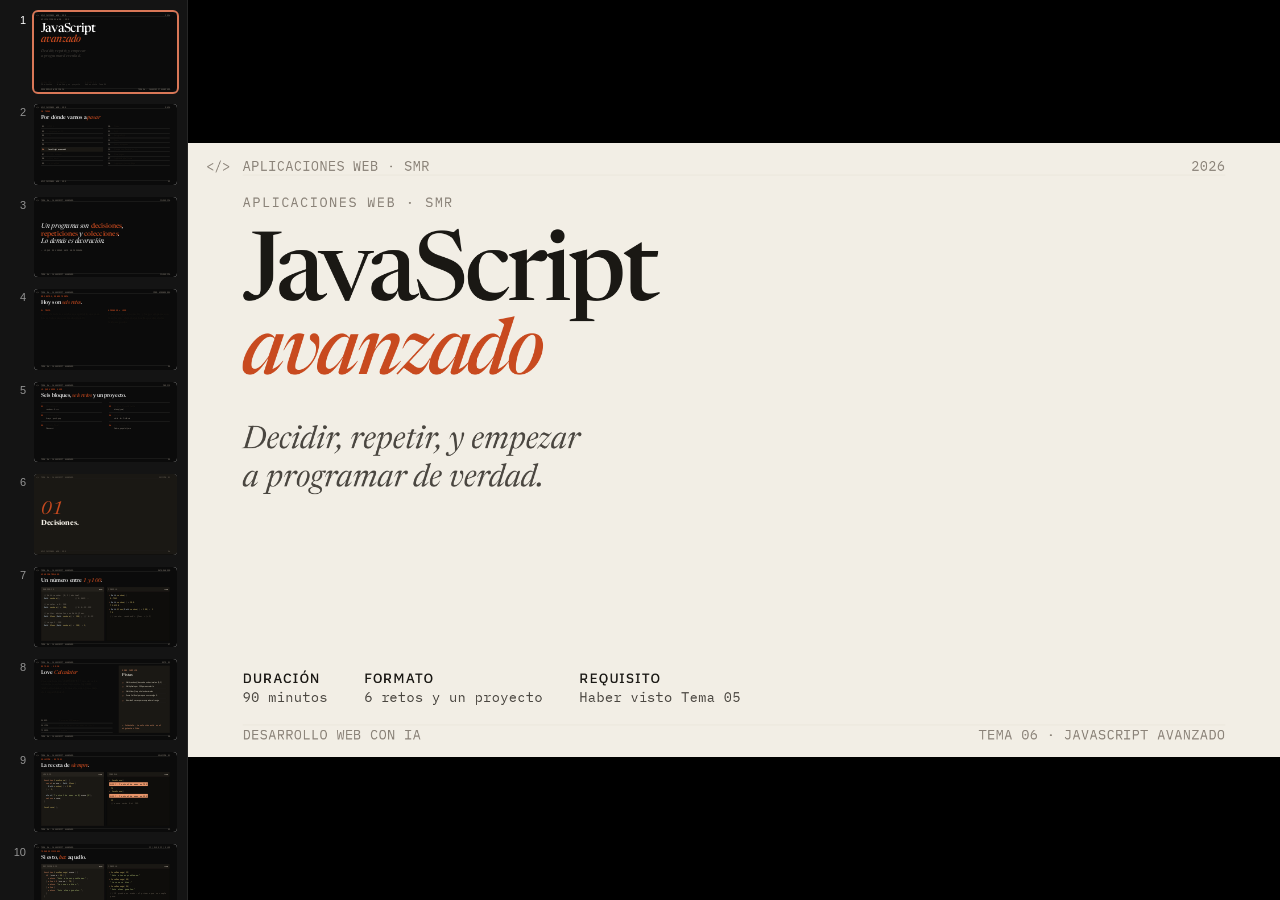
<file: Tema 6 - JavaScript avanzado.html>
<!DOCTYPE html>
<html lang="es">
<head>
<meta charset="UTF-8">
<title>Curso Web con IA · Tema 6 — JavaScript avanzado</title>
<link rel="icon" type="image/svg+xml" href="assets/favicon.svg">
<link rel="preconnect" href="https://fonts.googleapis.com">
<link rel="preconnect" href="https://fonts.gstatic.com" crossorigin>
<link href="https://fonts.googleapis.com/css2?family=Newsreader:ital,opsz,wght@0,6..72,400;0,6..72,500;0,6..72,600;1,6..72,400&family=IBM+Plex+Sans:wght@300;400;500;600;700&family=IBM+Plex+Mono:wght@400;500;600&display=swap" rel="stylesheet">
<link rel="stylesheet" href="assets/css/base.css">
<script src="deck-stage.js"></script>
<style>
  /* Cover (extra: display-2 propio del tema) */
  .cover .display-2{
    font-family: var(--serif); font-size: 136px;
    line-height: .9; letter-spacing: -.04em; margin: 0;
    font-weight: 500; font-style: italic; color: var(--accent);
  }

  /* Syllabus */
  .syllabus{
    list-style: none; margin: 0; padding: 0;
    border-top: 1px solid var(--ink); margin-top: 4px;
  }
  .syllabus li{
    display:grid;
    grid-template-columns: 90px 420px 1fr 200px;
    gap: 32px; align-items: baseline;
    border-bottom: 1px solid var(--rule); padding: 22px 8px;
  }
  .syllabus .num{ font-family: var(--mono); color: var(--ink-3); font-size: 28px; font-weight: 500; letter-spacing: .02em; }
  .syllabus .name{ font-family: var(--serif); color: var(--ink); font-size: 42px; line-height: 1; font-weight: 500; letter-spacing: -.01em; }
  .syllabus .desc{ font-family: var(--sans); color: var(--ink-2); font-size: 28px; line-height: 1.3; }
  .syllabus .here{ font-family: var(--mono); color: var(--ink-3); font-size: 24px; text-transform: uppercase; letter-spacing: .08em; text-align: right; }
  .syllabus li.current{ background: var(--ink); margin: 0 -16px; padding: 24px 24px; border-bottom: 1px solid var(--ink); }
  .syllabus li.current .num{ color: var(--accent-soft); }
  .syllabus li.current .name{ color: var(--bg); font-style: italic; }
  .syllabus li.current .desc{ color:#C9C2B4; }
  .syllabus li.current .here{ color: var(--accent-soft); }

  .syllabus.cols-2{
    display:grid; grid-template-columns: 1fr 1fr;
    grid-template-rows: repeat(9, auto);
    grid-auto-flow: column; column-gap: 64px;
    border-top: 1px solid var(--ink); margin-top: 4px;
    list-style: none; padding: 0;
  }
  .syllabus.cols-2 li{
    display:grid; grid-template-columns: 56px 1fr;
    gap: 18px; align-items: baseline;
    border-bottom: 1px solid var(--rule);
    padding: 14px 8px; margin: 0;
  }
  .syllabus.cols-2 .num{ font-size: 22px; }
  .syllabus.cols-2 .name{ font-size: 30px; line-height: 1.05; }
  .syllabus.cols-2 .desc{ display:none; }
  .syllabus.cols-2 .here{ display:none; }
  .syllabus.cols-2 li.current{
    background: var(--ink); margin: 0; padding: 14px 14px;
    border-bottom: 1px solid var(--ink);
  }

  /* Quote slide — override de tamaño respecto al base (92px en lugar de 100px) */
  .quote-slide blockquote{ font-size: 92px; }

  /* Two col */
  .two-col{ display:grid; grid-template-columns: 1fr 1fr; gap: 80px; margin-top: 0; }
  .col h3{
    font-family: var(--mono); font-size: var(--type-small);
    text-transform: uppercase; letter-spacing: .08em;
    color: var(--accent); margin: 0 0 16px; font-weight: 500;
  }
  .col p{
    font-family: var(--serif); font-size: 40px; line-height: 1.25;
    margin: 0; color: var(--ink); font-weight: 400;
  }

  /* Panes */
  .split{ display:grid; grid-template-columns: 1fr 1fr; gap: 32px; flex: 1; min-height: 0; }
  .pane{ border: 1px solid var(--rule); display:flex; flex-direction:column; overflow: hidden; }
  .pane-head{
    font-family: var(--mono); font-size: var(--type-tiny);
    text-transform: uppercase; letter-spacing: .1em;
    padding: 14px 22px; border-bottom: 1px solid var(--rule);
    color: var(--ink-3); background: var(--bg-2);
    display:flex; justify-content:space-between; align-items:center;
  }
  .pane-head .dots{ color: var(--ink-3); letter-spacing: 2px; }
  .pane-body{ flex: 1; overflow: hidden; padding: 28px 32px; }
  .pane.code{ background: var(--code-bg); border-color: var(--code-bg); }
  .pane.code .pane-head{ background:#24211C; border-color:#34302A; color:#8A8278; }
  .pane.code .pane-body{
    font-family: var(--mono); font-size: var(--type-code);
    line-height: 1.55; color: var(--code-text);
    white-space: pre; tab-size: 2;
  }

  /* Console */
  .pane.console{ background:#0E0D0B; border-color:#0E0D0B; }
  .pane.console .pane-head{ background:#1A1814; border-color:#2C2823; color:#8A8278; }
  .pane.console .pane-body{
    font-family: var(--mono); font-size: var(--type-code);
    line-height: 1.65; color:#F2EEE5;
    padding: 24px 28px;
  }
  .console-line{ display:block; padding: 2px 0; }
  .console-line.input{ color:#C9C2B4; }
  .console-line.input::before{ content: "> "; color: var(--accent-soft); }
  .console-line.output{ color:#F2EEE5; padding-left: 22px; }
  .console-line.comment{ color:#6E665A; font-style: italic; padding-left: 22px; }
  .console-line.alert{
    color:#1A1814; background: var(--accent-soft);
    padding: 4px 14px; margin: 6px 0;
    display: inline-block; font-weight: 500;
  }
  .console-line.alert::before{
    content: "alert · "; color:#5A3A28; font-size: 0.85em;
    text-transform: uppercase; letter-spacing: .08em; margin-right: 6px;
  }

  /* JS syntax */
  .js-kw{ color: var(--accent-soft); }
  .js-str{ color: var(--code-string); }
  .js-num{ color: var(--code-attr); }
  .js-fn{ color:#D9C26E; }
  .js-builtin{ color:#C4D7E5; }
  .js-com{ color: var(--code-comment); font-style: italic; }
  .js-punct{ color:#8A8278; }
  .js-prop{ color:#F2EEE5; }

  .solution-grid{
    display:grid; grid-template-columns: 1fr 1fr;
    gap: 40px; flex: 1; min-height: 0;
  }

  /* Challenge */
  .challenge .frame{ padding: 0; }
  .challenge-grid{
    display:grid; grid-template-columns: 1.4fr 1fr;
    gap: 80px; flex: 1; min-height: 0;
  }
  .challenge-left{ display:flex; flex-direction:column; }
  .challenge-left .brief{
    font-family: var(--serif); font-size: 38px; line-height: 1.3;
    color: var(--ink); margin: 0 0 32px; max-width: 900px;
  }
  .challenge-left .specs{ border-top: 1px solid var(--ink); margin-top: auto; }
  .challenge-left .spec-row{
    display:grid; grid-template-columns: 220px 1fr;
    padding: 16px 0; border-bottom: 1px solid var(--rule);
    align-items: baseline; gap: 24px;
  }
  .challenge-left .spec-row .k{
    font-family: var(--mono); font-size: var(--type-tiny);
    color: var(--ink-3); letter-spacing: .08em; text-transform: uppercase;
  }
  .challenge-left .spec-row .v{
    font-family: var(--sans); font-size: var(--type-small);
    color: var(--ink); line-height: 1.35;
  }
  .challenge-right{
    background: var(--ink); color: var(--bg);
    padding: 48px; display:flex; flex-direction:column;
  }
  .challenge-right .stamp{
    font-family: var(--mono); font-size: var(--type-tiny);
    letter-spacing: .12em; text-transform: uppercase;
    color: var(--accent-soft); margin-bottom: 24px;
  }
  .challenge-right h2{
    font-family: var(--serif); font-size: 54px; line-height: 1.05;
    margin: 0 0 28px; font-weight: 500; letter-spacing: -.01em;
  }
  .challenge-right ul{ list-style: none; margin: 0; padding: 0; }
  .challenge-right ul li{
    font-family: var(--sans); font-size: var(--type-small);
    line-height: 1.4; padding: 14px 0;
    border-bottom: 1px solid #34302A; color:#D9D2C0;
    display:grid; grid-template-columns: 32px 1fr; gap: 12px;
  }
  .challenge-right ul li::before{
    content: "□"; color: var(--accent-soft); font-family: var(--mono);
  }
  .challenge-right .next-hint{
    margin-top: auto; padding-top: 32px;
    font-family: var(--mono); font-size: var(--type-tiny);
    color: var(--accent-soft); letter-spacing: .04em;
  }

  /* Operator/comparator table */
  .oplist{ margin-top: 8px; border-top: 1px solid var(--ink); }
  .op-row{
    display:grid; grid-template-columns: 160px 1fr 1fr;
    gap: 48px; border-bottom: 1px solid var(--rule);
    padding: 20px 0; align-items: baseline;
  }
  .op-row .sym{
    font-family: var(--mono); font-size: 40px;
    color: var(--accent); font-weight: 500;
  }
  .op-row .what{
    font-family: var(--serif); font-size: 30px;
    line-height: 1.25; color: var(--ink);
  }
  .op-row .ex{
    font-family: var(--mono); font-size: var(--type-small);
    color: var(--ink-3); line-height: 1.4;
  }

  /* Flow diagram (decisions) */
  .flow{
    margin-top: 24px;
    display: grid; grid-template-columns: 1fr; gap: 16px;
    border-top: 1px solid var(--ink); padding-top: 32px;
  }
  .flow-row{
    display: grid; grid-template-columns: 60px 1fr;
    gap: 24px; align-items: center;
  }
  .flow-row .step{
    font-family: var(--mono); font-size: var(--type-small);
    color: var(--accent); font-weight: 500;
    border: 1px solid var(--accent);
    width: 60px; height: 60px;
    display: flex; align-items: center; justify-content: center;
  }
  .flow-row .desc{
    font-family: var(--serif); font-size: 36px;
    line-height: 1.25; color: var(--ink);
  }
  .flow-row .desc code{
    font-family: var(--mono); font-size: 30px;
    color: var(--accent); background: var(--bg-2);
    padding: 2px 12px;
  }
  .flow-row.yes .step{ color: #2A8A4E; border-color: #2A8A4E; }
  .flow-row.no  .step{ color: var(--ink-3); border-color: var(--ink-3); }

  /* Prompt anatomy */
  .prompt-anatomy{
    background: var(--ink); color: var(--code-fg);
    padding: 40px 48px; font-family: var(--mono);
    font-size: var(--type-small); line-height: 1.7;
    margin-top: 8px; border-left: 4px solid var(--accent);
  }
  .prompt-anatomy .label-tag{
    color: var(--accent-soft); font-weight: 500;
    display: inline-block; width: 220px;
  }
  .prompt-anatomy .text{ color:#D9D2C0; }

  /* Closing */
  .closing .display{
    font-family: var(--serif); font-size: 128px;
    line-height: .95; margin: 0; letter-spacing: -.03em; font-weight: 500;
  }
  .closing .display em{ font-style: italic; color: var(--accent); font-weight: 500; }
  .closing .next{
    margin-top: auto; display:grid; grid-template-columns: 1fr 1fr;
    gap: 80px; border-top: 1px solid var(--ink); padding-top: 40px;
  }
  .closing .next .k{
    font-family: var(--mono); font-size: var(--type-tiny);
    letter-spacing: .12em; text-transform: uppercase;
    color: var(--ink-3); margin-bottom: 12px;
  }
  .closing .next .v{
    font-family: var(--serif); font-size: 40px;
    line-height: 1.2; color: var(--ink);
  }
</style>
</head>
<body>

<deck-stage width="1920" height="1080">

  <!-- ============ 01 PORTADA ============ -->
  <section data-label="01 Portada">
    <div class="chrome"></div>
    <a class="home-corner" href="index.html" title="Volver al índice">&lt;/&gt;</a>
    <div class="meta"><span>Aplicaciones web · SMR</span><span>2026</span></div>
    <div class="frame cover">
      <div class="kicker">Aplicaciones web · SMR</div>
      <h1 class="display">JavaScript</h1>
      <h1 class="display-2">avanzado</h1>
      <p class="sub">Decidir, repetir, y empezar<br>a programar <em>de verdad</em>.</p>
      <div class="stamp">
        <span><b>Duración</b>90 minutos</span>
        <span><b>Formato</b>6 retos y un proyecto</span>
        <span><b>Requisito</b>Haber visto Tema 05</span>
      </div>
    </div>
    <div class="meta-foot"><span>Desarrollo Web con IA</span><span>Tema 06 · JavaScript avanzado</span></div>
  </section>

  <!-- ============ 02 MAPA ============ -->
  <section data-label="02 Mapa de la asignatura">
    <div class="chrome"></div>
    <a class="home-corner" href="index.html" title="Volver al índice">&lt;/&gt;</a>
    <div class="meta"><span>Aplicaciones web · SMR</span><span>Mapa</span></div>
    <div class="frame">
      <p class="eyebrow">18 temas</p>
      <h1 class="title">Por dónde vamos a <em>pasar</em></h1>
      <ol class="syllabus cols-2">
        <li><span class="num">01</span><span class="name">HTML</span></li>
        <li><span class="num">02</span><span class="name">Componentes UI</span></li>
        <li><span class="num">03</span><span class="name">CSS</span></li>
        <li><span class="num">04</span><span class="name">CSS avanzado</span></li>
        <li><span class="num">05</span><span class="name">JavaScript</span></li>
        <li class="current"><span class="num">06</span><span class="name">JavaScript avanzado</span></li>
        <li><span class="num">07</span><span class="name">DOM y eventos</span></li>
        <li><span class="num">08</span><span class="name">APIs y datos</span></li>
        <li><span class="num">09</span><span class="name">Git y GitHub</span></li>
        <li><span class="num">10</span><span class="name">Node</span></li>
        <li><span class="num">11</span><span class="name">SQL</span></li>
        <li><span class="num">12</span><span class="name">PostgreSQL</span></li>
        <li><span class="num">13</span><span class="name">React</span></li>
        <li><span class="num">14</span><span class="name">React avanzado</span></li>
        <li><span class="num">15</span><span class="name">Diseño con Tailwind e IA</span></li>
        <li><span class="num">16</span><span class="name">Despliegue</span></li>
        <li><span class="num">17</span><span class="name">Aplicación full-stack</span></li>
        <li><span class="num">18</span><span class="name">Apps móviles con Expo</span></li>
      </ol>
    </div>
    <div class="meta-foot"><span>Aplicaciones web · SMR</span><span>02</span></div>
  </section>

  <!-- ============ 03 FILOSOFÍA ============ -->
  <section data-label="03 Filosofia">
    <div class="chrome"></div>
    <a class="home-corner" href="index.html" title="Volver al índice">&lt;/&gt;</a>
    <div class="meta"><span>Tema 06 · JavaScript avanzado</span><span>Filosofía</span></div>
    <div class="frame quote-slide">
      <blockquote>
        Un programa son <span class="ac">decisiones</span>,<br>
        <span class="ac">repeticiones</span> y <span class="ac">colecciones</span>.<br>
        Lo demás es decoración.
      </blockquote>
      <cite>— Lo que de verdad hace un programa</cite>
    </div>
    <div class="meta-foot"><span>Tema 06 · JavaScript avanzado</span><span>Filosofía</span></div>
  </section>

  <!-- ============ 04 CÓMO APRENDEMOS ============ -->
  <section data-label="04 Como aprendemos">
    <div class="chrome"></div>
    <a class="home-corner" href="index.html" title="Volver al índice">&lt;/&gt;</a>
    <div class="meta"><span>Tema 06 · JavaScript avanzado</span><span>Cómo aprendemos</span></div>
    <div class="frame">
      <p class="eyebrow">Más retos, menos teoría</p>
      <h1 class="title">Hoy son <em>seis retos</em>.</h1>
      <div class="two-col">
        <div class="col">
          <h3>El truco</h3>
          <p>Antes de teclear, escribe en español lo que vas a hacer. Solo entonces traducirlo a JS.</p>
        </div>
        <div class="col">
          <h3>Aprender ≠ leer</h3>
          <p>Cada reto que <em>intentas</em> tú —y luego comparas con la solución— deja mejor huella que diez slides leídos seguidos.</p>
        </div>
      </div>
    </div>
    <div class="meta-foot"><span>Tema 06 · JavaScript avanzado</span><span>04</span></div>
  </section>

  <!-- ============ 05 ÍNDICE ============ -->
  <section data-label="05 Indice">
    <div class="chrome"></div>
    <a class="home-corner" href="index.html" title="Volver al índice">&lt;/&gt;</a>
    <div class="meta"><span>Tema 06 · JavaScript avanzado</span><span>Índice</span></div>
    <div class="frame">
      <p class="eyebrow">Lo que vamos a ver</p>
      <h1 class="title">Seis bloques, <em>seis retos</em> y un proyecto.</h1>
      <div class="index-grid">
        <div class="index-item"><span class="n">01</span><div class="t">Decisiones<small>random · if · ===</small></div></div>
        <div class="index-item"><span class="n">02</span><div class="t">Lógica encadenada<small>isLeap(year)</small></div></div>
        <div class="index-item"><span class="n">03</span><div class="t">Colecciones<small>Arrays · push · pop</small></div></div>
        <div class="index-item"><span class="n">04</span><div class="t">Repetir<small>while · for · FizzBuzz</small></div></div>
        <div class="index-item"><span class="n">05</span><div class="t">El reto final<small>Fibonacci</small></div></div>
        <div class="index-item"><span class="n">06</span><div class="t">IA + proyecto<small>Piedra, papel o tijera</small></div></div>
      </div>
    </div>
    <div class="meta-foot"><span>Tema 06 · JavaScript avanzado</span><span>05</span></div>
  </section>

  <!-- ============ 06 SECCIÓN 01 DECISIONES ============ -->
  <section data-label="06 Seccion 01 Decisiones" class="dark">
    <div class="chrome"></div>
    <a class="home-corner" href="index.html" title="Volver al índice">&lt;/&gt;</a>
    <div class="meta"><span>Tema 06 · JavaScript avanzado</span><span>Sección 01</span></div>
    <div class="frame sect">
      <div class="num">01</div>
      <h2 class="name" style="color: var(--bg);">Decisiones.</h2>
    </div>
    <div class="meta-foot"><span>Aplicaciones web · SMR</span><span>06</span></div>
  </section>

  <!-- ============ 07 RANDOM + FLOOR ============ -->
  <section data-label="07 Random y Floor">
    <div class="chrome"></div>
    <a class="home-corner" href="index.html" title="Volver al índice">&lt;/&gt;</a>
    <div class="meta"><span>Tema 06 · JavaScript avanzado</span><span>Math.random</span></div>
    <div class="frame">
      <p class="eyebrow">Azar controlado</p>
      <h1 class="title">Un número entre <em>1 y 100</em>.</h1>
      <div class="split">
        <div class="pane code">
          <div class="pane-head"><span>random.js</span><span class="dots">●●●</span></div>
          <div class="pane-body"><span class="js-com">// Math.random: [0, 1) decimal</span>
<span class="js-builtin">Math</span><span class="js-punct">.</span><span class="js-fn">random</span><span class="js-punct">();</span>            <span class="js-com">// 0.0432...</span>

<span class="js-com">// escalar a 0..100</span>
<span class="js-builtin">Math</span><span class="js-punct">.</span><span class="js-fn">random</span><span class="js-punct">()</span> <span class="js-punct">*</span> <span class="js-num">100</span><span class="js-punct">;</span>      <span class="js-com">// 0.0..99.999</span>

<span class="js-com">// quitar decimales con Math.floor</span>
<span class="js-builtin">Math</span><span class="js-punct">.</span><span class="js-fn">floor</span><span class="js-punct">(</span><span class="js-builtin">Math</span><span class="js-punct">.</span><span class="js-fn">random</span><span class="js-punct">()</span> <span class="js-punct">*</span> <span class="js-num">100</span><span class="js-punct">);</span>  <span class="js-com">// 0..99</span>

<span class="js-com">// rango 1..100</span>
<span class="js-builtin">Math</span><span class="js-punct">.</span><span class="js-fn">floor</span><span class="js-punct">(</span><span class="js-builtin">Math</span><span class="js-punct">.</span><span class="js-fn">random</span><span class="js-punct">()</span> <span class="js-punct">*</span> <span class="js-num">100</span><span class="js-punct">)</span> <span class="js-punct">+</span> <span class="js-num">1</span><span class="js-punct">;</span>
          </div>
        </div>
        <div class="pane console">
          <div class="pane-head"><span>Consola</span><span class="dots">●●●</span></div>
          <div class="pane-body"><span class="console-line input"><span class="js-builtin">Math</span><span class="js-punct">.</span><span class="js-fn">random</span><span class="js-punct">()</span></span><span class="console-line output"><span class="js-num">0.7341</span></span><span class="console-line input"><span class="js-builtin">Math</span><span class="js-punct">.</span><span class="js-fn">random</span><span class="js-punct">()</span> <span class="js-punct">*</span> <span class="js-num">100</span></span><span class="console-line output"><span class="js-num">73.4198</span></span><span class="console-line input"><span class="js-builtin">Math</span><span class="js-punct">.</span><span class="js-fn">floor</span><span class="js-punct">(</span><span class="js-builtin">Math</span><span class="js-punct">.</span><span class="js-fn">random</span><span class="js-punct">()</span> <span class="js-punct">*</span> <span class="js-num">100</span><span class="js-punct">)</span> <span class="js-punct">+</span> <span class="js-num">1</span></span><span class="console-line output"><span class="js-num">74</span></span><span class="console-line comment">// receta: random*N → floor → (+1)</span>
          </div>
        </div>
      </div>
    </div>
    <div class="meta-foot"><span>Tema 06 · JavaScript avanzado</span><span>07</span></div>
  </section>

  <!-- ============ 08 RETO 01 LOVE CALCULATOR ============ -->
  <section data-label="08 Reto 01 Love" class="challenge">
    <div class="chrome"></div>
    <a class="home-corner" href="index.html" title="Volver al índice">&lt;/&gt;</a>
    <div class="meta"><span>Tema 06 · JavaScript avanzado</span><span>Reto 01</span></div>
    <div class="frame">
      <div class="challenge-grid">
        <div class="challenge-left">
          <p class="eyebrow">Reto 01 · 5 min</p>
          <h1 class="title">Love <em>Calculator</em></h1>
          <p class="brief">Crea una función <code>loveScore()</code> que devuelva un número entero aleatorio entre <strong>1 y 100</strong> (ambos incluidos), y lo muestre como porcentaje de "compatibilidad".</p>
          <div class="specs">
            <div class="spec-row"><div class="k">Rango</div><div class="v">1 ≤ score ≤ 100 (enteros)</div></div>
            <div class="spec-row"><div class="k">Salida</div><div class="v"><code>alert("Tu nivel de amor es 73%")</code></div></div>
            <div class="spec-row"><div class="k">Tiempo</div><div class="v">5 minutos</div></div>
          </div>
        </div>
        <div class="challenge-right">
          <div class="stamp">Debe cumplir</div>
          <h2>Pistas</h2>
          <ul>
            <li>Math.random() devuelve un decimal en [0, 1)</li>
            <li>Multiplícalo por 100 para escalarlo</li>
            <li>Math.floor() te quita los decimales</li>
            <li>Suma 1 al final para que nunca salga 0</li>
            <li>Llámala 5 veces para comprobar el rango</li>
          </ul>
          <div class="next-hint">→ Inténtalo. La solución está en el siguiente slide.</div>
        </div>
      </div>
    </div>
    <div class="meta-foot"><span>Tema 06 · JavaScript avanzado</span><span>08</span></div>
  </section>

  <!-- ============ 09 SOLUCIÓN 01 LOVE ============ -->
  <section data-label="09 Solucion 01 Love">
    <div class="chrome"></div>
    <a class="home-corner" href="index.html" title="Volver al índice">&lt;/&gt;</a>
    <div class="meta"><span>Tema 06 · JavaScript avanzado</span><span>Solución 01</span></div>
    <div class="frame">
      <p class="eyebrow">Solución · Reto 01</p>
      <h1 class="title">La receta de <em>siempre</em>.</h1>
      <div class="solution-grid">
        <div class="pane code">
          <div class="pane-head"><span>love.js</span><span class="dots">●●●</span></div>
          <div class="pane-body"><span class="js-kw">function</span> <span class="js-fn">loveScore</span><span class="js-punct">()</span> <span class="js-punct">{</span>
  <span class="js-kw">const</span> <span class="js-prop">score</span> <span class="js-punct">=</span> <span class="js-builtin">Math</span><span class="js-punct">.</span><span class="js-fn">floor</span><span class="js-punct">(</span>
    <span class="js-builtin">Math</span><span class="js-punct">.</span><span class="js-fn">random</span><span class="js-punct">()</span> <span class="js-punct">*</span> <span class="js-num">100</span>
  <span class="js-punct">)</span> <span class="js-punct">+</span> <span class="js-num">1</span><span class="js-punct">;</span>

  <span class="js-builtin">alert</span><span class="js-punct">(</span><span class="js-str">`Tu nivel de amor es ${</span><span class="js-prop">score</span><span class="js-str">}%`</span><span class="js-punct">);</span>
  <span class="js-kw">return</span> <span class="js-prop">score</span><span class="js-punct">;</span>
<span class="js-punct">}</span>

<span class="js-fn">loveScore</span><span class="js-punct">();</span>
          </div>
        </div>
        <div class="pane console">
          <div class="pane-head"><span>Consola</span><span class="dots">●●●</span></div>
          <div class="pane-body"><span class="console-line input"><span class="js-fn">loveScore</span><span class="js-punct">()</span></span><span class="console-line alert">Tu nivel de amor es 73%</span><span class="console-line output"><span class="js-num">73</span></span><span class="console-line input"><span class="js-fn">loveScore</span><span class="js-punct">()</span></span><span class="console-line alert">Tu nivel de amor es 12%</span><span class="console-line output"><span class="js-num">12</span></span><span class="console-line comment">// nunca verás 0 ni 101.</span>
          </div>
        </div>
      </div>
    </div>
    <div class="meta-foot"><span>Tema 06 · JavaScript avanzado</span><span>09</span></div>
  </section>

  <!-- ============ 10 IF / ELSE IF / ELSE ============ -->
  <section data-label="10 If else">
    <div class="chrome"></div>
    <a class="home-corner" href="index.html" title="Volver al índice">&lt;/&gt;</a>
    <div class="meta"><span>Tema 06 · JavaScript avanzado</span><span>if / else if / else</span></div>
    <div class="frame">
      <p class="eyebrow">Tomar decisiones</p>
      <h1 class="title">Si esto, <em>haz</em> aquello.</h1>
      <div class="split">
        <div class="pane code">
          <div class="pane-head"><span>decisions.js</span><span class="dots">●●●</span></div>
          <div class="pane-body"><span class="js-kw">function</span> <span class="js-fn">loveMessage</span><span class="js-punct">(</span><span class="js-prop">score</span><span class="js-punct">)</span> <span class="js-punct">{</span>
  <span class="js-kw">if</span> <span class="js-punct">(</span><span class="js-prop">score</span> <span class="js-punct">&lt;</span> <span class="js-num">30</span><span class="js-punct">)</span> <span class="js-punct">{</span>
    <span class="js-kw">return</span> <span class="js-str">"Vais a tener problemas."</span><span class="js-punct">;</span>
  <span class="js-punct">}</span> <span class="js-kw">else</span> <span class="js-kw">if</span> <span class="js-punct">(</span><span class="js-prop">score</span> <span class="js-punct">&lt;</span> <span class="js-num">70</span><span class="js-punct">)</span> <span class="js-punct">{</span>
    <span class="js-kw">return</span> <span class="js-str">"La cosa va bien."</span><span class="js-punct">;</span>
  <span class="js-punct">}</span> <span class="js-kw">else</span> <span class="js-punct">{</span>
    <span class="js-kw">return</span> <span class="js-str">"Sois almas gemelas."</span><span class="js-punct">;</span>
  <span class="js-punct">}</span>
<span class="js-punct">}</span>
          </div>
        </div>
        <div class="pane console">
          <div class="pane-head"><span>Consola</span><span class="dots">●●●</span></div>
          <div class="pane-body"><span class="console-line input"><span class="js-fn">loveMessage</span><span class="js-punct">(</span><span class="js-num">12</span><span class="js-punct">)</span></span><span class="console-line output"><span class="js-str">"Vais a tener problemas."</span></span><span class="console-line input"><span class="js-fn">loveMessage</span><span class="js-punct">(</span><span class="js-num">50</span><span class="js-punct">)</span></span><span class="console-line output"><span class="js-str">"La cosa va bien."</span></span><span class="console-line input"><span class="js-fn">loveMessage</span><span class="js-punct">(</span><span class="js-num">95</span><span class="js-punct">)</span></span><span class="console-line output"><span class="js-str">"Sois almas gemelas."</span></span><span class="console-line comment">// JS prueba en orden: el primero que se cumple gana.</span>
          </div>
        </div>
      </div>
    </div>
    <div class="meta-foot"><span>Tema 06 · JavaScript avanzado</span><span>10</span></div>
  </section>

  <!-- ============ 11 COMPARADORES ============ -->
  <section data-label="11 Comparadores">
    <div class="chrome"></div>
    <a class="home-corner" href="index.html" title="Volver al índice">&lt;/&gt;</a>
    <div class="meta"><span>Tema 06 · JavaScript avanzado</span><span>Comparadores</span></div>
    <div class="frame">
      <p class="eyebrow">Cómo se compara en JS</p>
      <h1 class="title">Usa <em>===</em>, no ==.</h1>
      <div class="oplist">
        <div class="op-row"><div class="sym">===</div><div class="what">Estrictamente igual (valor + tipo)</div><div class="ex"><code>7 === 7</code> → <code>true</code> · <code>7 === "7"</code> → <code>false</code></div></div>
        <div class="op-row"><div class="sym">!==</div><div class="what">Estrictamente distinto</div><div class="ex"><code>3 !== 4</code> → <code>true</code></div></div>
        <div class="op-row"><div class="sym">&gt;  &lt;</div><div class="what">Mayor / menor que</div><div class="ex"><code>10 &gt; 5</code> → <code>true</code></div></div>
        <div class="op-row"><div class="sym">&gt;=  &lt;=</div><div class="what">Mayor / menor o igual</div><div class="ex"><code>10 &gt;= 10</code> → <code>true</code></div></div>
        <div class="op-row"><div class="sym">==</div><div class="what">Igual con conversión (¡peligroso!)</div><div class="ex"><code>7 == "7"</code> → <code>true</code> · <code>0 == ""</code> → <code>true</code></div></div>
      </div>
      <p style="font-family: var(--mono); color: var(--ink-3); font-size: 24px; margin-top: 16px;">Regla práctica del curso: <strong>siempre ===</strong>. Olvídate del == y vivirás más tranquilo.</p>
    </div>
    <div class="meta-foot"><span>Tema 06 · JavaScript avanzado</span><span>11</span></div>
  </section>

  <!-- ============ 12 OPERADORES LÓGICOS ============ -->
  <section data-label="12 Logicos">
    <div class="chrome"></div>
    <a class="home-corner" href="index.html" title="Volver al índice">&lt;/&gt;</a>
    <div class="meta"><span>Tema 06 · JavaScript avanzado</span><span>&amp;&amp; || !</span></div>
    <div class="frame">
      <p class="eyebrow">Combinar condiciones</p>
      <h1 class="title">Y, O y <em>no</em>.</h1>
      <div class="oplist">
        <div class="op-row"><div class="sym">&amp;&amp;</div><div class="what"><em>Y</em>: las dos deben cumplirse</div><div class="ex"><code>age &gt;= 18 &amp;&amp; hasLicense</code></div></div>
        <div class="op-row"><div class="sym">||</div><div class="what"><em>O</em>: basta con una</div><div class="ex"><code>isAdmin || isOwner</code></div></div>
        <div class="op-row"><div class="sym">!</div><div class="what"><em>No</em>: niega la condición</div><div class="ex"><code>!isLoggedIn</code></div></div>
      </div>
      <div class="split" style="margin-top: 24px;">
        <div class="pane code">
          <div class="pane-head"><span>combine.js</span><span class="dots">●●●</span></div>
          <div class="pane-body"><span class="js-kw">function</span> <span class="js-fn">canDrive</span><span class="js-punct">(</span><span class="js-prop">age</span><span class="js-punct">,</span> <span class="js-prop">hasLicense</span><span class="js-punct">)</span> <span class="js-punct">{</span>
  <span class="js-kw">return</span> <span class="js-prop">age</span> <span class="js-punct">&gt;=</span> <span class="js-num">18</span> <span class="js-punct">&amp;&amp;</span> <span class="js-prop">hasLicense</span><span class="js-punct">;</span>
<span class="js-punct">}</span></div>
        </div>
        <div class="pane console">
          <div class="pane-head"><span>Consola</span><span class="dots">●●●</span></div>
          <div class="pane-body"><span class="console-line input"><span class="js-fn">canDrive</span><span class="js-punct">(</span><span class="js-num">20</span><span class="js-punct">,</span> <span class="js-num">true</span><span class="js-punct">)</span></span><span class="console-line output"><span class="js-num">true</span></span><span class="console-line input"><span class="js-fn">canDrive</span><span class="js-punct">(</span><span class="js-num">20</span><span class="js-punct">,</span> <span class="js-num">false</span><span class="js-punct">)</span></span><span class="console-line output"><span class="js-num">false</span></span><span class="console-line input"><span class="js-fn">canDrive</span><span class="js-punct">(</span><span class="js-num">16</span><span class="js-punct">,</span> <span class="js-num">true</span><span class="js-punct">)</span></span><span class="console-line output"><span class="js-num">false</span></span>
          </div>
        </div>
      </div>
    </div>
    <div class="meta-foot"><span>Tema 06 · JavaScript avanzado</span><span>12</span></div>
  </section>

  <!-- ============ 13 SECCIÓN 02 LÓGICA ENCADENADA ============ -->
  <section data-label="13 Seccion 02 Logica" class="dark">
    <div class="chrome"></div>
    <a class="home-corner" href="index.html" title="Volver al índice">&lt;/&gt;</a>
    <div class="meta"><span>Tema 06 · JavaScript avanzado</span><span>Sección 02</span></div>
    <div class="frame sect">
      <div class="num">02</div>
      <h2 class="name" style="color: var(--bg);">Lógica encadenada.</h2>
    </div>
    <div class="meta-foot"><span>Aplicaciones web · SMR</span><span>13</span></div>
  </section>

  <!-- ============ 14 REGLAS AÑO BISIESTO ============ -->
  <section data-label="14 Reglas bisiesto">
    <div class="chrome"></div>
    <a class="home-corner" href="index.html" title="Volver al índice">&lt;/&gt;</a>
    <div class="meta"><span>Tema 06 · JavaScript avanzado</span><span>Año bisiesto</span></div>
    <div class="frame">
      <p class="eyebrow">Las reglas reales del calendario</p>
      <h1 class="title">¿Es <em>bisiesto</em> este año?</h1>
      <div class="flow">
        <div class="flow-row yes">
          <div class="step">1</div>
          <div class="desc">Si el año es divisible por <code>4</code> → puede que sí.</div>
        </div>
        <div class="flow-row no">
          <div class="step">2</div>
          <div class="desc">Pero si <em>también</em> es divisible por <code>100</code> → en principio, <strong>no</strong>.</div>
        </div>
        <div class="flow-row yes">
          <div class="step">3</div>
          <div class="desc">Salvo que <em>además</em> sea divisible por <code>400</code> → entonces <strong>sí</strong>.</div>
        </div>
      </div>
      <p style="font-family: var(--mono); color: var(--ink-3); font-size: 24px; margin-top: 24px;">Ejemplos: 2000 sí · 1900 no · 2024 sí · 2023 no. Usa el operador <code>%</code> para "es divisible por".</p>
    </div>
    <div class="meta-foot"><span>Tema 06 · JavaScript avanzado</span><span>14</span></div>
  </section>

  <!-- ============ 15 RETO 02 ISLEAP ============ -->
  <section data-label="15 Reto 02 isLeap" class="challenge">
    <div class="chrome"></div>
    <a class="home-corner" href="index.html" title="Volver al índice">&lt;/&gt;</a>
    <div class="meta"><span>Tema 06 · JavaScript avanzado</span><span>Reto 02</span></div>
    <div class="frame">
      <div class="challenge-grid">
        <div class="challenge-left">
          <p class="eyebrow">Reto 02 · 10 min</p>
          <h1 class="title">Función <em>isLeap(year)</em></h1>
          <p class="brief">Implementa <code>isLeap(year)</code>: recibe un año y <em>devuelve</em> <code>true</code> si es bisiesto, <code>false</code> si no. Usa solo las reglas de la transparencia anterior.</p>
          <div class="specs">
            <div class="spec-row"><div class="k">Firma</div><div class="v"><code>function isLeap(year) { return ... }</code></div></div>
            <div class="spec-row"><div class="k">Casos</div><div class="v"><code>2000</code> → <code>true</code> · <code>1900</code> → <code>false</code> · <code>2024</code> → <code>true</code> · <code>2023</code> → <code>false</code></div></div>
            <div class="spec-row"><div class="k">Tiempo</div><div class="v">10 minutos</div></div>
          </div>
        </div>
        <div class="challenge-right">
          <div class="stamp">Debe cumplir</div>
          <h2>Restricciones</h2>
          <ul>
            <li>Usa return (no alert, no console.log)</li>
            <li>if anidados, o && y || si te atreves</li>
            <li>Te bastan %, comparadores y (si quieres) && / ||</li>
            <li>Tu función debe pasar los 4 casos del enunciado</li>
            <li>Pruébala también con 2100 → false</li>
          </ul>
          <div class="next-hint">→ Inténtalo. La solución está en el siguiente slide.</div>
        </div>
      </div>
    </div>
    <div class="meta-foot"><span>Tema 06 · JavaScript avanzado</span><span>15</span></div>
  </section>

  <!-- ============ 16 SOLUCIÓN 02 ISLEAP ============ -->
  <section data-label="16 Solucion 02 isLeap">
    <div class="chrome"></div>
    <a class="home-corner" href="index.html" title="Volver al índice">&lt;/&gt;</a>
    <div class="meta"><span>Tema 06 · JavaScript avanzado</span><span>Solución 02</span></div>
    <div class="frame">
      <p class="eyebrow">Solución · Reto 02</p>
      <h1 class="title">Tres preguntas <em>anidadas</em>.</h1>
      <div class="solution-grid">
        <div class="pane code">
          <div class="pane-head"><span>is-leap.js</span><span class="dots">●●●</span></div>
          <div class="pane-body"><span class="js-kw">function</span> <span class="js-fn">isLeap</span><span class="js-punct">(</span><span class="js-prop">year</span><span class="js-punct">)</span> <span class="js-punct">{</span>
  <span class="js-kw">if</span> <span class="js-punct">(</span><span class="js-prop">year</span> <span class="js-punct">%</span> <span class="js-num">4</span> <span class="js-punct">===</span> <span class="js-num">0</span><span class="js-punct">)</span> <span class="js-punct">{</span>
    <span class="js-kw">if</span> <span class="js-punct">(</span><span class="js-prop">year</span> <span class="js-punct">%</span> <span class="js-num">100</span> <span class="js-punct">===</span> <span class="js-num">0</span><span class="js-punct">)</span> <span class="js-punct">{</span>
      <span class="js-kw">if</span> <span class="js-punct">(</span><span class="js-prop">year</span> <span class="js-punct">%</span> <span class="js-num">400</span> <span class="js-punct">===</span> <span class="js-num">0</span><span class="js-punct">)</span> <span class="js-punct">{</span>
        <span class="js-kw">return</span> <span class="js-num">true</span><span class="js-punct">;</span>
      <span class="js-punct">}</span>
      <span class="js-kw">return</span> <span class="js-num">false</span><span class="js-punct">;</span>
    <span class="js-punct">}</span>
    <span class="js-kw">return</span> <span class="js-num">true</span><span class="js-punct">;</span>
  <span class="js-punct">}</span>
  <span class="js-kw">return</span> <span class="js-num">false</span><span class="js-punct">;</span>
<span class="js-punct">}</span>
          </div>
        </div>
        <div class="pane console">
          <div class="pane-head"><span>Consola</span><span class="dots">●●●</span></div>
          <div class="pane-body"><span class="console-line input"><span class="js-fn">isLeap</span><span class="js-punct">(</span><span class="js-num">2000</span><span class="js-punct">)</span></span><span class="console-line output"><span class="js-num">true</span></span><span class="console-line input"><span class="js-fn">isLeap</span><span class="js-punct">(</span><span class="js-num">1900</span><span class="js-punct">)</span></span><span class="console-line output"><span class="js-num">false</span></span><span class="console-line input"><span class="js-fn">isLeap</span><span class="js-punct">(</span><span class="js-num">2024</span><span class="js-punct">)</span></span><span class="console-line output"><span class="js-num">true</span></span><span class="console-line input"><span class="js-fn">isLeap</span><span class="js-punct">(</span><span class="js-num">2023</span><span class="js-punct">)</span></span><span class="console-line output"><span class="js-num">false</span></span><span class="console-line comment">// versión 1-línea con &&/||:</span><span class="console-line comment">// return (y%4===0 && y%100!==0) || y%400===0</span>
          </div>
        </div>
      </div>
    </div>
    <div class="meta-foot"><span>Tema 06 · JavaScript avanzado</span><span>16</span></div>
  </section>

  <!-- ============ 17 SECCIÓN 03 COLECCIONES ============ -->
  <section data-label="17 Seccion 03 Colecciones" class="dark">
    <div class="chrome"></div>
    <a class="home-corner" href="index.html" title="Volver al índice">&lt;/&gt;</a>
    <div class="meta"><span>Tema 06 · JavaScript avanzado</span><span>Sección 03</span></div>
    <div class="frame sect">
      <div class="num">03</div>
      <h2 class="name" style="color: var(--bg);">Colecciones.</h2>
    </div>
    <div class="meta-foot"><span>Aplicaciones web · SMR</span><span>17</span></div>
  </section>

  <!-- ============ 18 ARRAYS BÁSICOS ============ -->
  <section data-label="18 Arrays basicos">
    <div class="chrome"></div>
    <a class="home-corner" href="index.html" title="Volver al índice">&lt;/&gt;</a>
    <div class="meta"><span>Tema 06 · JavaScript avanzado</span><span>Arrays</span></div>
    <div class="frame">
      <p class="eyebrow">Listas ordenadas</p>
      <h1 class="title">Una caja con <em>muchos</em> dentro.</h1>
      <div class="split">
        <div class="pane code">
          <div class="pane-head"><span>arrays.js</span><span class="dots">●●●</span></div>
          <div class="pane-body"><span class="js-com">// crear</span>
<span class="js-kw">const</span> <span class="js-prop">fruits</span> <span class="js-punct">=</span> <span class="js-punct">[</span><span class="js-str">"manzana"</span><span class="js-punct">,</span> <span class="js-str">"pera"</span><span class="js-punct">,</span> <span class="js-str">"plátano"</span><span class="js-punct">];</span>

<span class="js-com">// acceder por índice (empieza en 0)</span>
<span class="js-prop">fruits</span><span class="js-punct">[</span><span class="js-num">0</span><span class="js-punct">];</span>            <span class="js-com">// "manzana"</span>
<span class="js-prop">fruits</span><span class="js-punct">[</span><span class="js-prop">fruits</span><span class="js-punct">.</span><span class="js-prop">length</span> <span class="js-punct">-</span> <span class="js-num">1</span><span class="js-punct">];</span>  <span class="js-com">// "plátano"</span>

<span class="js-com">// añadir y quitar</span>
<span class="js-prop">fruits</span><span class="js-punct">.</span><span class="js-fn">push</span><span class="js-punct">(</span><span class="js-str">"uva"</span><span class="js-punct">);</span>     <span class="js-com">// al final</span>
<span class="js-prop">fruits</span><span class="js-punct">.</span><span class="js-fn">pop</span><span class="js-punct">();</span>            <span class="js-com">// quita el último</span>

<span class="js-com">// ¿está dentro?</span>
<span class="js-prop">fruits</span><span class="js-punct">.</span><span class="js-fn">includes</span><span class="js-punct">(</span><span class="js-str">"pera"</span><span class="js-punct">);</span> <span class="js-com">// true</span>
          </div>
        </div>
        <div class="pane console">
          <div class="pane-head"><span>Consola</span><span class="dots">●●●</span></div>
          <div class="pane-body"><span class="console-line input"><span class="js-prop">fruits</span></span><span class="console-line output"><span class="js-punct">[</span><span class="js-str">"manzana"</span><span class="js-punct">,</span> <span class="js-str">"pera"</span><span class="js-punct">,</span> <span class="js-str">"plátano"</span><span class="js-punct">]</span></span><span class="console-line input"><span class="js-prop">fruits</span><span class="js-punct">.</span><span class="js-prop">length</span></span><span class="console-line output"><span class="js-num">3</span></span><span class="console-line input"><span class="js-prop">fruits</span><span class="js-punct">[</span><span class="js-num">1</span><span class="js-punct">]</span></span><span class="console-line output"><span class="js-str">"pera"</span></span><span class="console-line input"><span class="js-prop">fruits</span><span class="js-punct">.</span><span class="js-fn">includes</span><span class="js-punct">(</span><span class="js-str">"kiwi"</span><span class="js-punct">)</span></span><span class="console-line output"><span class="js-num">false</span></span>
          </div>
        </div>
      </div>
    </div>
    <div class="meta-foot"><span>Tema 06 · JavaScript avanzado</span><span>18</span></div>
  </section>

  <!-- ============ 19 MÉTODOS DE ARRAY ============ -->
  <section data-label="19 Metodos array">
    <div class="chrome"></div>
    <a class="home-corner" href="index.html" title="Volver al índice">&lt;/&gt;</a>
    <div class="meta"><span>Tema 06 · JavaScript avanzado</span><span>Métodos de array</span></div>
    <div class="frame">
      <p class="eyebrow">Los más útiles</p>
      <h1 class="title">Cinco para <em>empezar</em>.</h1>
      <div class="oplist">
        <div class="op-row"><div class="sym">.length</div><div class="what">Cuántos elementos tiene</div><div class="ex"><code>[10,20,30].length</code> → <code>3</code></div></div>
        <div class="op-row"><div class="sym">.push()</div><div class="what">Añade al final</div><div class="ex"><code>arr.push("nuevo")</code></div></div>
        <div class="op-row"><div class="sym">.pop()</div><div class="what">Quita y devuelve el último</div><div class="ex"><code>const last = arr.pop()</code></div></div>
        <div class="op-row"><div class="sym">.includes()</div><div class="what">¿Contiene este valor?</div><div class="ex"><code>names.includes("Ana")</code></div></div>
        <div class="op-row"><div class="sym">.indexOf()</div><div class="what">Posición del valor (o −1)</div><div class="ex"><code>names.indexOf("Ana")</code> → <code>2</code></div></div>
      </div>
    </div>
    <div class="meta-foot"><span>Tema 06 · JavaScript avanzado</span><span>19</span></div>
  </section>

  <!-- ============ 20 RETO 03 WHO'S BUYING LUNCH ============ -->
  <section data-label="20 Reto 03 Lunch" class="challenge">
    <div class="chrome"></div>
    <a class="home-corner" href="index.html" title="Volver al índice">&lt;/&gt;</a>
    <div class="meta"><span>Tema 06 · JavaScript avanzado</span><span>Reto 03</span></div>
    <div class="frame">
      <div class="challenge-grid">
        <div class="challenge-left">
          <p class="eyebrow">Reto 03 · 8 min</p>
          <h1 class="title">¿Quién <em>paga la comida</em>?</h1>
          <p class="brief">Tienes un array <code>people</code> con varios nombres. Escribe una función <code>whosPaying(people)</code> que muestre con <code>alert</code> el nombre de uno <em>al azar</em>: ese paga.</p>
          <div class="specs">
            <div class="spec-row"><div class="k">Entrada</div><div class="v"><code>["Ana", "Luis", "Marta", "Pedro"]</code></div></div>
            <div class="spec-row"><div class="k">Salida</div><div class="v"><code>alert("Hoy paga Marta")</code></div></div>
            <div class="spec-row"><div class="k">Tiempo</div><div class="v">8 minutos</div></div>
          </div>
        </div>
        <div class="challenge-right">
          <div class="stamp">Debe cumplir</div>
          <h2>Pistas</h2>
          <ul>
            <li>Math.random() * people.length da un decimal en [0, n)</li>
            <li>Math.floor() te quita los decimales → índice válido</li>
            <li>people[indice] te da el nombre</li>
            <li>Debe funcionar para arrays de cualquier tamaño</li>
            <li>Pruébala con 3 ejecuciones seguidas</li>
          </ul>
          <div class="next-hint">→ Inténtalo. La solución está en el siguiente slide.</div>
        </div>
      </div>
    </div>
    <div class="meta-foot"><span>Tema 06 · JavaScript avanzado</span><span>20</span></div>
  </section>

  <!-- ============ 21 SOLUCIÓN 03 LUNCH ============ -->
  <section data-label="21 Solucion 03 Lunch">
    <div class="chrome"></div>
    <a class="home-corner" href="index.html" title="Volver al índice">&lt;/&gt;</a>
    <div class="meta"><span>Tema 06 · JavaScript avanzado</span><span>Solución 03</span></div>
    <div class="frame">
      <p class="eyebrow">Solución · Reto 03</p>
      <h1 class="title">Índice <em>al azar</em>.</h1>
      <div class="solution-grid">
        <div class="pane code">
          <div class="pane-head"><span>lunch.js</span><span class="dots">●●●</span></div>
          <div class="pane-body"><span class="js-kw">function</span> <span class="js-fn">whosPaying</span><span class="js-punct">(</span><span class="js-prop">people</span><span class="js-punct">)</span> <span class="js-punct">{</span>
  <span class="js-kw">const</span> <span class="js-prop">i</span> <span class="js-punct">=</span> <span class="js-builtin">Math</span><span class="js-punct">.</span><span class="js-fn">floor</span><span class="js-punct">(</span>
    <span class="js-builtin">Math</span><span class="js-punct">.</span><span class="js-fn">random</span><span class="js-punct">()</span> <span class="js-punct">*</span> <span class="js-prop">people</span><span class="js-punct">.</span><span class="js-prop">length</span>
  <span class="js-punct">);</span>

  <span class="js-kw">const</span> <span class="js-prop">name</span> <span class="js-punct">=</span> <span class="js-prop">people</span><span class="js-punct">[</span><span class="js-prop">i</span><span class="js-punct">];</span>
  <span class="js-builtin">alert</span><span class="js-punct">(</span><span class="js-str">`Hoy paga ${</span><span class="js-prop">name</span><span class="js-str">}`</span><span class="js-punct">);</span>
<span class="js-punct">}</span>

<span class="js-kw">const</span> <span class="js-prop">team</span> <span class="js-punct">=</span> <span class="js-punct">[</span><span class="js-str">"Ana"</span><span class="js-punct">,</span> <span class="js-str">"Luis"</span><span class="js-punct">,</span> <span class="js-str">"Marta"</span><span class="js-punct">,</span> <span class="js-str">"Pedro"</span><span class="js-punct">];</span>
<span class="js-fn">whosPaying</span><span class="js-punct">(</span><span class="js-prop">team</span><span class="js-punct">);</span>
          </div>
        </div>
        <div class="pane console">
          <div class="pane-head"><span>Consola</span><span class="dots">●●●</span></div>
          <div class="pane-body"><span class="console-line input"><span class="js-fn">whosPaying</span><span class="js-punct">(</span><span class="js-prop">team</span><span class="js-punct">)</span></span><span class="console-line alert">Hoy paga Marta</span><span class="console-line input"><span class="js-fn">whosPaying</span><span class="js-punct">(</span><span class="js-prop">team</span><span class="js-punct">)</span></span><span class="console-line alert">Hoy paga Ana</span><span class="console-line input"><span class="js-fn">whosPaying</span><span class="js-punct">(</span><span class="js-prop">team</span><span class="js-punct">)</span></span><span class="console-line alert">Hoy paga Pedro</span><span class="console-line comment">// funciona con cualquier array.</span>
          </div>
        </div>
      </div>
    </div>
    <div class="meta-foot"><span>Tema 06 · JavaScript avanzado</span><span>21</span></div>
  </section>

  <!-- ============ 22 SECCIÓN 04 REPETIR ============ -->
  <section data-label="22 Seccion 04 Repetir" class="dark">
    <div class="chrome"></div>
    <a class="home-corner" href="index.html" title="Volver al índice">&lt;/&gt;</a>
    <div class="meta"><span>Tema 06 · JavaScript avanzado</span><span>Sección 04</span></div>
    <div class="frame sect">
      <div class="num">04</div>
      <h2 class="name" style="color: var(--bg);">Repetir.</h2>
    </div>
    <div class="meta-foot"><span>Aplicaciones web · SMR</span><span>22</span></div>
  </section>

  <!-- ============ 23 WHILE ============ -->
  <section data-label="23 While">
    <div class="chrome"></div>
    <a class="home-corner" href="index.html" title="Volver al índice">&lt;/&gt;</a>
    <div class="meta"><span>Tema 06 · JavaScript avanzado</span><span>while</span></div>
    <div class="frame">
      <p class="eyebrow">Mientras se cumpla una condición</p>
      <h1 class="title">Cuenta atrás con <em>while</em>.</h1>
      <div class="split">
        <div class="pane code">
          <div class="pane-head"><span>while.js</span><span class="dots">●●●</span></div>
          <div class="pane-body"><span class="js-kw">let</span> <span class="js-prop">n</span> <span class="js-punct">=</span> <span class="js-num">5</span><span class="js-punct">;</span>

<span class="js-kw">while</span> <span class="js-punct">(</span><span class="js-prop">n</span> <span class="js-punct">&gt;</span> <span class="js-num">0</span><span class="js-punct">)</span> <span class="js-punct">{</span>
  <span class="js-builtin">console</span><span class="js-punct">.</span><span class="js-fn">log</span><span class="js-punct">(</span><span class="js-prop">n</span><span class="js-punct">);</span>
  <span class="js-prop">n</span><span class="js-punct">--;</span>
<span class="js-punct">}</span>

<span class="js-builtin">console</span><span class="js-punct">.</span><span class="js-fn">log</span><span class="js-punct">(</span><span class="js-str">"¡Despegue!"</span><span class="js-punct">);</span>

<span class="js-com">// IMPORTANTE: si n-- desaparece,</span>
<span class="js-com">// el bucle no termina nunca</span>
<span class="js-com">// (bucle infinito).</span>
          </div>
        </div>
        <div class="pane console">
          <div class="pane-head"><span>Consola</span><span class="dots">●●●</span></div>
          <div class="pane-body"><span class="console-line output"><span class="js-num">5</span></span><span class="console-line output"><span class="js-num">4</span></span><span class="console-line output"><span class="js-num">3</span></span><span class="console-line output"><span class="js-num">2</span></span><span class="console-line output"><span class="js-num">1</span></span><span class="console-line output"><span class="js-str">¡Despegue!</span></span><span class="console-line comment">// pregunta clave: ¿qué pasa</span><span class="console-line comment">// con n en cada vuelta?</span>
          </div>
        </div>
      </div>
    </div>
    <div class="meta-foot"><span>Tema 06 · JavaScript avanzado</span><span>23</span></div>
  </section>

  <!-- ============ 24 RETO 04 99 BOTTLES ============ -->
  <section data-label="24 Reto 04 99 bottles" class="challenge">
    <div class="chrome"></div>
    <a class="home-corner" href="index.html" title="Volver al índice">&lt;/&gt;</a>
    <div class="meta"><span>Tema 06 · JavaScript avanzado</span><span>Reto 04</span></div>
    <div class="frame">
      <div class="challenge-grid">
        <div class="challenge-left">
          <p class="eyebrow">Reto 04 · 8 min</p>
          <h1 class="title">99 Bottles of <em>Beer</em></h1>
          <p class="brief">Escribe un bucle <code>while</code> que imprima en consola del <strong>99 al 1</strong> el clásico: <em>"N bottles of beer on the wall, N bottles of beer..."</em>. Una línea por número.</p>
          <div class="specs">
            <div class="spec-row"><div class="k">Empieza</div><div class="v"><code>"99 bottles of beer on the wall, 99 bottles of beer..."</code></div></div>
            <div class="spec-row"><div class="k">Termina</div><div class="v"><code>"1 bottle of beer on the wall, 1 bottle of beer..."</code></div></div>
            <div class="spec-row"><div class="k">Tiempo</div><div class="v">8 minutos</div></div>
          </div>
        </div>
        <div class="challenge-right">
          <div class="stamp">Debe cumplir</div>
          <h2>Restricciones</h2>
          <ul>
            <li>Usa while, no for</li>
            <li>El bucle debe terminar (¡no infinito!)</li>
            <li>Usa template literal `${n} bottles...`</li>
            <li>Singular/plural: 1 bottle, 2+ bottles</li>
            <li>Comprueba en la consola la primera y la última línea</li>
          </ul>
          <div class="next-hint">→ Inténtalo. La solución está en el siguiente slide.</div>
        </div>
      </div>
    </div>
    <div class="meta-foot"><span>Tema 06 · JavaScript avanzado</span><span>24</span></div>
  </section>

  <!-- ============ 25 SOLUCIÓN 04 99 BOTTLES ============ -->
  <section data-label="25 Solucion 04 99 bottles">
    <div class="chrome"></div>
    <a class="home-corner" href="index.html" title="Volver al índice">&lt;/&gt;</a>
    <div class="meta"><span>Tema 06 · JavaScript avanzado</span><span>Solución 04</span></div>
    <div class="frame">
      <p class="eyebrow">Solución · Reto 04</p>
      <h1 class="title">while y un <em>ternario</em>.</h1>
      <div class="solution-grid">
        <div class="pane code">
          <div class="pane-head"><span>bottles.js</span><span class="dots">●●●</span></div>
          <div class="pane-body"><span class="js-kw">let</span> <span class="js-prop">n</span> <span class="js-punct">=</span> <span class="js-num">99</span><span class="js-punct">;</span>

<span class="js-kw">while</span> <span class="js-punct">(</span><span class="js-prop">n</span> <span class="js-punct">&gt;=</span> <span class="js-num">1</span><span class="js-punct">)</span> <span class="js-punct">{</span>
  <span class="js-kw">const</span> <span class="js-prop">word</span> <span class="js-punct">=</span> <span class="js-prop">n</span> <span class="js-punct">===</span> <span class="js-num">1</span> <span class="js-punct">?</span> <span class="js-str">"bottle"</span> <span class="js-punct">:</span> <span class="js-str">"bottles"</span><span class="js-punct">;</span>

  <span class="js-builtin">console</span><span class="js-punct">.</span><span class="js-fn">log</span><span class="js-punct">(</span>
    <span class="js-str">`${</span><span class="js-prop">n</span><span class="js-str">} ${</span><span class="js-prop">word</span><span class="js-str">} of beer on the wall, `</span> <span class="js-punct">+</span>
    <span class="js-str">`${</span><span class="js-prop">n</span><span class="js-str">} ${</span><span class="js-prop">word</span><span class="js-str">} of beer...`</span>
  <span class="js-punct">);</span>

  <span class="js-prop">n</span><span class="js-punct">--;</span>
<span class="js-punct">}</span>
          </div>
        </div>
        <div class="pane console">
          <div class="pane-head"><span>Consola</span><span class="dots">●●●</span></div>
          <div class="pane-body"><span class="console-line output"><span class="js-str">99 bottles of beer on the wall, 99 bottles of beer...</span></span><span class="console-line output"><span class="js-str">98 bottles of beer on the wall, 98 bottles of beer...</span></span><span class="console-line comment">// ...</span><span class="console-line output"><span class="js-str">2 bottles of beer on the wall, 2 bottles of beer...</span></span><span class="console-line output"><span class="js-str">1 bottle of beer on the wall, 1 bottle of beer...</span></span><span class="console-line comment">// (a ? b : c) → si a, b; si no, c</span>
          </div>
        </div>
      </div>
    </div>
    <div class="meta-foot"><span>Tema 06 · JavaScript avanzado</span><span>25</span></div>
  </section>

  <!-- ============ 26 FOR ============ -->
  <section data-label="26 For">
    <div class="chrome"></div>
    <a class="home-corner" href="index.html" title="Volver al índice">&lt;/&gt;</a>
    <div class="meta"><span>Tema 06 · JavaScript avanzado</span><span>for</span></div>
    <div class="frame">
      <p class="eyebrow">El mismo bucle, más compacto</p>
      <h1 class="title">for: tres trozos en <em>una línea</em>.</h1>
      <div class="split">
        <div class="pane code">
          <div class="pane-head"><span>for.js</span><span class="dots">●●●</span></div>
          <div class="pane-body"><span class="js-com">// inicio · condición · paso</span>
<span class="js-kw">for</span> <span class="js-punct">(</span><span class="js-kw">let</span> <span class="js-prop">i</span> <span class="js-punct">=</span> <span class="js-num">1</span><span class="js-punct">;</span> <span class="js-prop">i</span> <span class="js-punct">&lt;=</span> <span class="js-num">5</span><span class="js-punct">;</span> <span class="js-prop">i</span><span class="js-punct">++)</span> <span class="js-punct">{</span>
  <span class="js-builtin">console</span><span class="js-punct">.</span><span class="js-fn">log</span><span class="js-punct">(</span><span class="js-prop">i</span><span class="js-punct">);</span>
<span class="js-punct">}</span>

<span class="js-com">// recorrer un array</span>
<span class="js-kw">const</span> <span class="js-prop">names</span> <span class="js-punct">=</span> <span class="js-punct">[</span><span class="js-str">"Ana"</span><span class="js-punct">,</span> <span class="js-str">"Luis"</span><span class="js-punct">,</span> <span class="js-str">"Marta"</span><span class="js-punct">];</span>

<span class="js-kw">for</span> <span class="js-punct">(</span><span class="js-kw">let</span> <span class="js-prop">i</span> <span class="js-punct">=</span> <span class="js-num">0</span><span class="js-punct">;</span> <span class="js-prop">i</span> <span class="js-punct">&lt;</span> <span class="js-prop">names</span><span class="js-punct">.</span><span class="js-prop">length</span><span class="js-punct">;</span> <span class="js-prop">i</span><span class="js-punct">++)</span> <span class="js-punct">{</span>
  <span class="js-builtin">console</span><span class="js-punct">.</span><span class="js-fn">log</span><span class="js-punct">(</span><span class="js-prop">names</span><span class="js-punct">[</span><span class="js-prop">i</span><span class="js-punct">]);</span>
<span class="js-punct">}</span>
          </div>
        </div>
        <div class="pane console">
          <div class="pane-head"><span>Consola</span><span class="dots">●●●</span></div>
          <div class="pane-body"><span class="console-line output"><span class="js-num">1</span></span><span class="console-line output"><span class="js-num">2</span></span><span class="console-line output"><span class="js-num">3</span></span><span class="console-line output"><span class="js-num">4</span></span><span class="console-line output"><span class="js-num">5</span></span><span class="console-line output"><span class="js-str">Ana</span></span><span class="console-line output"><span class="js-str">Luis</span></span><span class="console-line output"><span class="js-str">Marta</span></span><span class="console-line comment">// for y while son intercambiables.</span>
          </div>
        </div>
      </div>
    </div>
    <div class="meta-foot"><span>Tema 06 · JavaScript avanzado</span><span>26</span></div>
  </section>

  <!-- ============ 27 RETO 05 FIZZBUZZ ============ -->
  <section data-label="27 Reto 05 FizzBuzz" class="challenge">
    <div class="chrome"></div>
    <a class="home-corner" href="index.html" title="Volver al índice">&lt;/&gt;</a>
    <div class="meta"><span>Tema 06 · JavaScript avanzado</span><span>Reto 05</span></div>
    <div class="frame">
      <div class="challenge-grid">
        <div class="challenge-left">
          <p class="eyebrow">Reto 05 · 12 min</p>
          <h1 class="title"><em>FizzBuzz</em> del 1 al 100</h1>
          <p class="brief">El clásico de las entrevistas. Recorre del 1 al 100 y para cada número: si es múltiplo de 3 imprime <code>"Fizz"</code>, de 5 <code>"Buzz"</code>, de los dos <code>"FizzBuzz"</code>, y si no, el número.</p>
          <div class="specs">
            <div class="spec-row"><div class="k">1, 2</div><div class="v"><code>1, 2</code></div></div>
            <div class="spec-row"><div class="k">3, 5</div><div class="v"><code>"Fizz", "Buzz"</code></div></div>
            <div class="spec-row"><div class="k">15, 30, 45...</div><div class="v"><code>"FizzBuzz"</code></div></div>
            <div class="spec-row"><div class="k">Tiempo</div><div class="v">12 minutos</div></div>
          </div>
        </div>
        <div class="challenge-right">
          <div class="stamp">Debe cumplir</div>
          <h2>Restricciones</h2>
          <ul>
            <li>Usa for, del 1 al 100</li>
            <li>Comprueba primero el caso 15 (los dos)</li>
            <li>Acumula los 100 resultados en un array con push</li>
            <li>Al final, console.log(resultado)</li>
            <li>La línea 15 del array debe ser "FizzBuzz"</li>
          </ul>
          <div class="next-hint">→ Inténtalo. La solución está en el siguiente slide.</div>
        </div>
      </div>
    </div>
    <div class="meta-foot"><span>Tema 06 · JavaScript avanzado</span><span>27</span></div>
  </section>

  <!-- ============ 28 SOLUCIÓN 05 FIZZBUZZ ============ -->
  <section data-label="28 Solucion 05 FizzBuzz">
    <div class="chrome"></div>
    <a class="home-corner" href="index.html" title="Volver al índice">&lt;/&gt;</a>
    <div class="meta"><span>Tema 06 · JavaScript avanzado</span><span>Solución 05</span></div>
    <div class="frame">
      <p class="eyebrow">Solución · Reto 05</p>
      <h1 class="title">El orden de los <em>if</em> importa.</h1>
      <div class="solution-grid">
        <div class="pane code">
          <div class="pane-head"><span>fizzbuzz.js</span><span class="dots">●●●</span></div>
          <div class="pane-body"><span class="js-kw">const</span> <span class="js-prop">out</span> <span class="js-punct">=</span> <span class="js-punct">[];</span>

<span class="js-kw">for</span> <span class="js-punct">(</span><span class="js-kw">let</span> <span class="js-prop">i</span> <span class="js-punct">=</span> <span class="js-num">1</span><span class="js-punct">;</span> <span class="js-prop">i</span> <span class="js-punct">&lt;=</span> <span class="js-num">100</span><span class="js-punct">;</span> <span class="js-prop">i</span><span class="js-punct">++)</span> <span class="js-punct">{</span>
  <span class="js-kw">if</span> <span class="js-punct">(</span><span class="js-prop">i</span> <span class="js-punct">%</span> <span class="js-num">15</span> <span class="js-punct">===</span> <span class="js-num">0</span><span class="js-punct">)</span> <span class="js-punct">{</span>
    <span class="js-prop">out</span><span class="js-punct">.</span><span class="js-fn">push</span><span class="js-punct">(</span><span class="js-str">"FizzBuzz"</span><span class="js-punct">);</span>
  <span class="js-punct">}</span> <span class="js-kw">else</span> <span class="js-kw">if</span> <span class="js-punct">(</span><span class="js-prop">i</span> <span class="js-punct">%</span> <span class="js-num">3</span> <span class="js-punct">===</span> <span class="js-num">0</span><span class="js-punct">)</span> <span class="js-punct">{</span>
    <span class="js-prop">out</span><span class="js-punct">.</span><span class="js-fn">push</span><span class="js-punct">(</span><span class="js-str">"Fizz"</span><span class="js-punct">);</span>
  <span class="js-punct">}</span> <span class="js-kw">else</span> <span class="js-kw">if</span> <span class="js-punct">(</span><span class="js-prop">i</span> <span class="js-punct">%</span> <span class="js-num">5</span> <span class="js-punct">===</span> <span class="js-num">0</span><span class="js-punct">)</span> <span class="js-punct">{</span>
    <span class="js-prop">out</span><span class="js-punct">.</span><span class="js-fn">push</span><span class="js-punct">(</span><span class="js-str">"Buzz"</span><span class="js-punct">);</span>
  <span class="js-punct">}</span> <span class="js-kw">else</span> <span class="js-punct">{</span>
    <span class="js-prop">out</span><span class="js-punct">.</span><span class="js-fn">push</span><span class="js-punct">(</span><span class="js-prop">i</span><span class="js-punct">);</span>
  <span class="js-punct">}</span>
<span class="js-punct">}</span>

<span class="js-builtin">console</span><span class="js-punct">.</span><span class="js-fn">log</span><span class="js-punct">(</span><span class="js-prop">out</span><span class="js-punct">);</span>
          </div>
        </div>
        <div class="pane console">
          <div class="pane-head"><span>Consola</span><span class="dots">●●●</span></div>
          <div class="pane-body"><span class="console-line input"><span class="js-prop">out</span><span class="js-punct">[</span><span class="js-num">0</span><span class="js-punct">]</span></span><span class="console-line output"><span class="js-num">1</span></span><span class="console-line input"><span class="js-prop">out</span><span class="js-punct">[</span><span class="js-num">2</span><span class="js-punct">]</span></span><span class="console-line output"><span class="js-str">"Fizz"</span></span><span class="console-line input"><span class="js-prop">out</span><span class="js-punct">[</span><span class="js-num">4</span><span class="js-punct">]</span></span><span class="console-line output"><span class="js-str">"Buzz"</span></span><span class="console-line input"><span class="js-prop">out</span><span class="js-punct">[</span><span class="js-num">14</span><span class="js-punct">]</span></span><span class="console-line output"><span class="js-str">"FizzBuzz"</span></span><span class="console-line input"><span class="js-prop">out</span><span class="js-punct">.</span><span class="js-prop">length</span></span><span class="console-line output"><span class="js-num">100</span></span><span class="console-line comment">// %15 PRIMERO. Si compruebas %3 antes,</span><span class="console-line comment">// nunca llegas a FizzBuzz.</span>
          </div>
        </div>
      </div>
    </div>
    <div class="meta-foot"><span>Tema 06 · JavaScript avanzado</span><span>28</span></div>
  </section>

  <!-- ============ 29 SECCIÓN 05 EL RETO FINAL ============ -->
  <section data-label="29 Seccion 05 Final" class="dark">
    <div class="chrome"></div>
    <a class="home-corner" href="index.html" title="Volver al índice">&lt;/&gt;</a>
    <div class="meta"><span>Tema 06 · JavaScript avanzado</span><span>Sección 05</span></div>
    <div class="frame sect">
      <div class="num">05</div>
      <h2 class="name" style="color: var(--bg);">El reto final.</h2>
    </div>
    <div class="meta-foot"><span>Aplicaciones web · SMR</span><span>29</span></div>
  </section>

  <!-- ============ 30 QUÉ ES FIBONACCI ============ -->
  <section data-label="30 Que es Fibonacci">
    <div class="chrome"></div>
    <a class="home-corner" href="index.html" title="Volver al índice">&lt;/&gt;</a>
    <div class="meta"><span>Tema 06 · JavaScript avanzado</span><span>Fibonacci</span></div>
    <div class="frame">
      <p class="eyebrow">La secuencia más famosa</p>
      <h1 class="title">Cada número es la <em>suma</em> de los dos anteriores.</h1>
      <div style="font-family: var(--mono); font-size: 64px; color: var(--ink); margin: 24px 0 16px; padding: 32px; background: var(--bg-2); border-left: 4px solid var(--accent); letter-spacing: .04em;">
        0, 1, <span style="color: var(--accent);">1, 2, 3, 5, 8, 13, 21, 34, 55</span>, 89...
      </div>
      <div class="flow">
        <div class="flow-row yes">
          <div class="step">1</div>
          <div class="desc">Empieza con <code>0</code> y <code>1</code> (los dos primeros, dados).</div>
        </div>
        <div class="flow-row yes">
          <div class="step">2</div>
          <div class="desc">Para el siguiente: <em>suma los dos anteriores</em>. <code>0 + 1 = 1</code>.</div>
        </div>
        <div class="flow-row yes">
          <div class="step">3</div>
          <div class="desc">Repite hasta tener <code>n</code> números. <code>1 + 1 = 2</code>, <code>1 + 2 = 3</code>, <code>2 + 3 = 5</code>...</div>
        </div>
      </div>
    </div>
    <div class="meta-foot"><span>Tema 06 · JavaScript avanzado</span><span>30</span></div>
  </section>

  <!-- ============ 31 RETO 06 FIBONACCI ============ -->
  <section data-label="31 Reto 06 Fibonacci" class="challenge">
    <div class="chrome"></div>
    <a class="home-corner" href="index.html" title="Volver al índice">&lt;/&gt;</a>
    <div class="meta"><span>Tema 06 · JavaScript avanzado</span><span>Reto 06</span></div>
    <div class="frame">
      <div class="challenge-grid">
        <div class="challenge-left">
          <p class="eyebrow">Reto 06 · 15 min</p>
          <h1 class="title"><em>fibonacciGenerator(n)</em></h1>
          <p class="brief">Escribe una función que reciba un número <code>n</code> y <em>devuelva</em> un array con los <code>n</code> primeros números de Fibonacci. Sin <code>alert</code>, sin <code>console.log</code>: <strong>solo return</strong>.</p>
          <div class="specs">
            <div class="spec-row"><div class="k">Firma</div><div class="v"><code>function fibonacciGenerator(n) { return [...]; }</code></div></div>
            <div class="spec-row"><div class="k">Test 1</div><div class="v"><code>fibonacciGenerator(1)</code> → <code>[0]</code></div></div>
            <div class="spec-row"><div class="k">Test 2</div><div class="v"><code>fibonacciGenerator(2)</code> → <code>[0, 1]</code></div></div>
            <div class="spec-row"><div class="k">Test 3</div><div class="v"><code>fibonacciGenerator(10)</code> → <code>[0, 1, 1, 2, 3, 5, 8, 13, 21, 34]</code></div></div>
          </div>
        </div>
        <div class="challenge-right">
          <div class="stamp">Debe cumplir</div>
          <h2>Pistas</h2>
          <ul>
            <li>Empieza el array con [0, 1]</li>
            <li>Cuidado con n = 0, n = 1: casos base</li>
            <li>El bucle empieza en i = 2 (ya tienes 2 elementos)</li>
            <li>arr[i] = arr[i-1] + arr[i-2]</li>
            <li>Acumula con push hasta arr.length === n</li>
          </ul>
          <div class="next-hint">→ Inténtalo. La solución está en el siguiente slide.</div>
        </div>
      </div>
    </div>
    <div class="meta-foot"><span>Tema 06 · JavaScript avanzado</span><span>31</span></div>
  </section>

  <!-- ============ 32 SOLUCIÓN 06 FIBONACCI ============ -->
  <section data-label="32 Solucion 06 Fibonacci">
    <div class="chrome"></div>
    <a class="home-corner" href="index.html" title="Volver al índice">&lt;/&gt;</a>
    <div class="meta"><span>Tema 06 · JavaScript avanzado</span><span>Solución 06</span></div>
    <div class="frame">
      <p class="eyebrow">Solución · Reto 06</p>
      <h1 class="title">Casos base + <em>bucle</em>.</h1>
      <div class="solution-grid">
        <div class="pane code">
          <div class="pane-head"><span>fibonacci.js</span><span class="dots">●●●</span></div>
          <div class="pane-body"><span class="js-kw">function</span> <span class="js-fn">fibonacciGenerator</span><span class="js-punct">(</span><span class="js-prop">n</span><span class="js-punct">)</span> <span class="js-punct">{</span>
  <span class="js-kw">if</span> <span class="js-punct">(</span><span class="js-prop">n</span> <span class="js-punct">===</span> <span class="js-num">0</span><span class="js-punct">)</span> <span class="js-kw">return</span> <span class="js-punct">[];</span>
  <span class="js-kw">if</span> <span class="js-punct">(</span><span class="js-prop">n</span> <span class="js-punct">===</span> <span class="js-num">1</span><span class="js-punct">)</span> <span class="js-kw">return</span> <span class="js-punct">[</span><span class="js-num">0</span><span class="js-punct">];</span>

  <span class="js-kw">const</span> <span class="js-prop">arr</span> <span class="js-punct">=</span> <span class="js-punct">[</span><span class="js-num">0</span><span class="js-punct">,</span> <span class="js-num">1</span><span class="js-punct">];</span>

  <span class="js-kw">for</span> <span class="js-punct">(</span><span class="js-kw">let</span> <span class="js-prop">i</span> <span class="js-punct">=</span> <span class="js-num">2</span><span class="js-punct">;</span> <span class="js-prop">i</span> <span class="js-punct">&lt;</span> <span class="js-prop">n</span><span class="js-punct">;</span> <span class="js-prop">i</span><span class="js-punct">++)</span> <span class="js-punct">{</span>
    <span class="js-prop">arr</span><span class="js-punct">.</span><span class="js-fn">push</span><span class="js-punct">(</span><span class="js-prop">arr</span><span class="js-punct">[</span><span class="js-prop">i</span> <span class="js-punct">-</span> <span class="js-num">1</span><span class="js-punct">]</span> <span class="js-punct">+</span> <span class="js-prop">arr</span><span class="js-punct">[</span><span class="js-prop">i</span> <span class="js-punct">-</span> <span class="js-num">2</span><span class="js-punct">]);</span>
  <span class="js-punct">}</span>

  <span class="js-kw">return</span> <span class="js-prop">arr</span><span class="js-punct">;</span>
<span class="js-punct">}</span>
          </div>
        </div>
        <div class="pane console">
          <div class="pane-head"><span>Consola</span><span class="dots">●●●</span></div>
          <div class="pane-body"><span class="console-line input"><span class="js-fn">fibonacciGenerator</span><span class="js-punct">(</span><span class="js-num">0</span><span class="js-punct">)</span></span><span class="console-line output"><span class="js-punct">[]</span></span><span class="console-line input"><span class="js-fn">fibonacciGenerator</span><span class="js-punct">(</span><span class="js-num">1</span><span class="js-punct">)</span></span><span class="console-line output"><span class="js-punct">[</span><span class="js-num">0</span><span class="js-punct">]</span></span><span class="console-line input"><span class="js-fn">fibonacciGenerator</span><span class="js-punct">(</span><span class="js-num">2</span><span class="js-punct">)</span></span><span class="console-line output"><span class="js-punct">[</span><span class="js-num">0</span><span class="js-punct">,</span> <span class="js-num">1</span><span class="js-punct">]</span></span><span class="console-line input"><span class="js-fn">fibonacciGenerator</span><span class="js-punct">(</span><span class="js-num">10</span><span class="js-punct">)</span></span><span class="console-line output"><span class="js-punct">[</span><span class="js-num">0</span><span class="js-punct">,</span><span class="js-num">1</span><span class="js-punct">,</span><span class="js-num">1</span><span class="js-punct">,</span><span class="js-num">2</span><span class="js-punct">,</span><span class="js-num">3</span><span class="js-punct">,</span><span class="js-num">5</span><span class="js-punct">,</span><span class="js-num">8</span><span class="js-punct">,</span><span class="js-num">13</span><span class="js-punct">,</span><span class="js-num">21</span><span class="js-punct">,</span><span class="js-num">34</span><span class="js-punct">]</span></span><span class="console-line comment">// punto fino: los casos n=0 y n=1 hay que tratarlos aparte.</span>
          </div>
        </div>
      </div>
    </div>
    <div class="meta-foot"><span>Tema 06 · JavaScript avanzado</span><span>32</span></div>
  </section>

  <!-- ============ 33 SECCIÓN 06 IA ============ -->
  <section data-label="33 Seccion 06 IA" class="dark">
    <div class="chrome"></div>
    <a class="home-corner" href="index.html" title="Volver al índice">&lt;/&gt;</a>
    <div class="meta"><span>Tema 06 · JavaScript avanzado</span><span>Sección 06</span></div>
    <div class="frame sect">
      <div class="num">06</div>
      <h2 class="name" style="color: var(--bg);">Hablando con la IA.</h2>
    </div>
    <div class="meta-foot"><span>Aplicaciones web · SMR</span><span>33</span></div>
  </section>

  <!-- ============ 34 TIP IA ============ -->
  <section data-label="34 Tip IA">
    <div class="chrome"></div>
    <a class="home-corner" href="index.html" title="Volver al índice">&lt;/&gt;</a>
    <div class="meta"><span>Tema 06 · JavaScript avanzado</span><span>El truco</span></div>
    <div class="frame">
      <p class="eyebrow">El truco que funciona</p>
      <h1 class="title">Describe el <em>flujo</em>. Después, pide el código.</h1>
      <div class="prompt-anatomy">
        <div><span class="label-tag">PASO 1</span> <span class="text">Escribe en español, por pasos numerados, lo que tu programa tiene que hacer. Como una receta.</span></div>
        <div><span class="label-tag">PASO 2</span> <span class="text">Pásale la receta a la IA y pídele: "Tradúceme esto a JavaScript usando solo if, for y arrays."</span></div>
        <div><span class="label-tag">PASO 3</span> <span class="text">Comprueba el código línea a línea con los casos del enunciado. Si falla, vuelves a tu receta antes de tocar el código.</span></div>
        <div><span class="label-tag">PASO 4</span> <span class="text">Pídele a la IA que añada console.log en cada paso para que veas en consola qué está pasando.</span></div>
      </div>
      <div class="quote-slide" style="margin-top: 32px; display: block;">
        <blockquote style="font-size: 56px; font-style: italic; color: var(--ink); margin: 0;">
          Recordar es <span class="ac">parte</span> de aprender.
        </blockquote>
        <cite style="margin-top: 24px; display: block;">— Active recall · principio de estudio</cite>
      </div>
    </div>
    <div class="meta-foot"><span>Tema 06 · JavaScript avanzado</span><span>34</span></div>
  </section>

  <!-- ============ 35 PROYECTO IA · PIEDRA PAPEL TIJERA ============ -->
  <section data-label="35 Proyecto IA Piedra papel tijera" class="challenge">
    <div class="chrome"></div>
    <a class="home-corner" href="index.html" title="Volver al índice">&lt;/&gt;</a>
    <div class="meta"><span>Tema 06 · JavaScript avanzado</span><span>Proyecto · con IA</span></div>
    <div class="frame">
      <div class="challenge-grid">
        <div class="challenge-left">
          <p class="eyebrow">Proyecto final · con IA · 20 min + casa</p>
          <h1 class="title">Piedra, papel o <em>tijera</em></h1>
          <p class="brief">Monta con la IA un juego web de Piedra, Papel, Tijera contra el ordenador, al mejor de 5. Tú pones la lógica del Tema 06; la IA pone los botones y la pantalla.</p>
          <div class="specs">
            <div class="spec-row"><div class="k">Qué hace</div><div class="v">Eliges tu jugada, el ordenador elige al azar y la web dice quién gana la ronda. Gana la partida el primero en llegar a 3.</div></div>
            <div class="spec-row"><div class="k">Ya lo sabes</div><div class="v">De este tema: un <code>array</code> de opciones, <code>Math.random</code> + <code>Math.floor</code>, <code>if</code> con <code>&amp;&amp;</code> y <code>let</code> para los marcadores.</div></div>
            <div class="spec-row"><div class="k">Pídeselo a la IA</div><div class="v">Lo nuevo: los 3 botones, mostrar las jugadas y el marcador en la página, y el botón de "otra partida".</div></div>
            <div class="spec-row"><div class="k">Entrega</div><div class="v">Un <code>index.html</code> que abres con doble clic y se juega. Sin instalar nada.</div></div>
          </div>
        </div>
        <div class="challenge-right">
          <div class="stamp">El método · no es copiar y pegar</div>
          <h2>Piénsalo, pídelo, pruébalo</h2>
          <ul>
            <li>Antes de pedir nada, escribe en español cómo decides quién gana una ronda.</li>
            <li>Descríbeselo a la IA con las 4 partes del prompt: quién eres, qué quieres, con qué y cómo lo entregas.</li>
            <li>Crea un archivo index.html, pega el código que te dé y guárdalo.</li>
            <li>Ábrelo y juega. ¿Falla? Pega el error en el chat y pide que lo arregle.</li>
          </ul>
          <div class="next-hint">→ Lo superas si entiendes cada línea y sabes por qué tu lógica elige bien al ganador.</div>
        </div>
      </div>
    </div>
    <div class="meta-foot"><span>Tema 06 · JavaScript avanzado</span><span>35</span></div>
  </section>

  <!-- ============ 36 CIERRE ============ -->
  <section data-label="35 Cierre">
    <div class="chrome"></div>
    <a class="home-corner" href="index.html" title="Volver al índice">&lt;/&gt;</a>
    <div class="meta"><span>Tema 06 · JavaScript avanzado</span><span>Cierre y siguiente</span></div>
    <div class="frame closing">
      <p class="eyebrow">Lo que te llevas hoy</p>
      <h1 class="display">Ya <em>programas</em>.</h1>
      <p class="lede" style="margin-top: 32px; max-width: 1300px;">Sabes decidir con <code>if</code>, repetir con <code>while</code> y <code>for</code>, guardar datos en arrays y has resuelto Fibonacci. Con eso ya tienes los pilares de cualquier programa. El siguiente paso es conectar todo esto al navegador.</p>
      <div class="next">
        <div>
          <div class="k">Próximo tema</div>
          <div class="v">Tema 07 — DOM y eventos. El navegador, vivo: clics, formularios, animaciones.</div>
        </div>
        <div>
          <div class="k">Antes de la próxima sesión</div>
          <div class="v">Resuelve los 6 retos sin mirar la solución y termina tu Piedra, Papel, Tijera. Cuando te salgan, pídele a la IA una variante un punto más difícil.</div>
        </div>
      </div>
    </div>
    <div class="meta-foot"><span>Aplicaciones web · SMR</span><span>36 / 36</span></div>
  </section>

</deck-stage>

</body>
</html>
</file>
<file: assets/css/base.css>
/* ============================================================
   base.css — Estilos compartidos por todos los temas (slides)
   ------------------------------------------------------------
   Este fichero define los tokens de diseño y la "estructura"
   común de las presentaciones: chrome, layout, portada,
   separadores de sección, cita e índice.

   Cada tema puede:
   - Sobrescribir tokens redeclarando :root en su <style> local
   - Añadir tokens propios (--ok, --warn, --ui-fs, etc.)
   - Definir estilos específicos de sus slides

   Cualquier regla escrita DESPUÉS de este fichero en el HTML
   tiene mayor especificidad por orden de cascada y manda.
   ============================================================ */

:root{
  /* Paleta */
  --bg:#F2EEE5;
  --bg-2:#E8E3D6;
  --ink:#1A1814;
  --ink-2:#4A4640;
  --ink-3:#8A8278;
  --rule:#D4CFC2;
  --accent:#C84A1F;
  --accent-soft:#E8956A;

  /* Paleta para código (slides oscuros con HTML/CSS/JS) */
  --code-bg:#1A1814;
  --code-fg:#F2EEE5;
  --code-comment:#8A8278;
  --code-tag:#E8956A;
  --code-attr:#D9C26E;
  --code-string:#B8C97A;
  --code-prop:#9AB8D9;
  --code-text:#F2EEE5;

  /* Escala tipográfica (slides a 1920×1080) */
  --type-display: 168px;
  --type-title: 72px;
  --type-subtitle: 44px;
  --type-body: 30px;
  --type-small: 24px;
  --type-code: 26px;
  --type-tiny: 24px;

  /* Espaciado base de cada slide */
  --pad-x: 96px;
  --pad-top: 88px;
  --pad-bottom: 88px;
  --gap-title: 48px;
  --gap-item: 22px;

  /* Familias tipográficas */
  --serif: "Newsreader", Georgia, serif;
  --sans:  "IBM Plex Sans", system-ui, sans-serif;
  --mono:  "IBM Plex Mono", Menlo, monospace;
}

/* ===== Reset / base ===== */
*{ box-sizing:border-box; }
html, body{ margin:0; padding:0; background:#0b0b0b; }
body{ font-family: var(--sans); color: var(--ink); }

deck-stage section{
  background: var(--bg);
  color: var(--ink);
  font-family: var(--sans);
  font-size: var(--type-body);
  line-height: 1.4;
  overflow: hidden;
}

p, li{ text-wrap: pretty; }

/* ===== Chrome (marco fino + cabecera/pie meta) ===== */
.chrome{ position:absolute; inset:0; pointer-events:none; }
.chrome::before{
  content:""; position:absolute;
  left: var(--pad-x); right: var(--pad-x);
  top: 56px;
  border-top: 1px solid var(--rule);
}
.chrome::after{
  content:""; position:absolute;
  left: var(--pad-x); right: var(--pad-x);
  bottom: 56px;
  border-bottom: 1px solid var(--rule);
}
.meta{
  position:absolute;
  left: var(--pad-x); right: var(--pad-x);
  top: 24px;
  display:flex; justify-content:space-between;
  font-family: var(--mono);
  font-size: var(--type-tiny);
  color: var(--ink-3);
  letter-spacing: .04em;
  text-transform: uppercase;
}
.meta-foot{
  position:absolute;
  left: var(--pad-x); right: var(--pad-x);
  bottom: 22px;
  display:flex; justify-content:space-between;
  font-family: var(--mono);
  font-size: var(--type-tiny);
  color: var(--ink-3);
  letter-spacing: .04em;
  text-transform: uppercase;
}

/* Variante oscura */
.dark{ background: var(--ink); color: var(--code-fg); }
.dark .chrome::before, .dark .chrome::after{ border-color: #34302A; }
.dark .meta, .dark .meta-foot{ color: #6E665A; }

/* Variante acento (rojo "brick") */
.brick{ background: var(--accent); color: var(--bg); }
.brick .chrome::before, .brick .chrome::after{ border-color: rgba(242,238,229,.25); }
.brick .meta, .brick .meta-foot{ color: rgba(242,238,229,.65); }

/* ===== Home corner (volver al índice) ===== */
.home-corner{
  position: absolute;
  top: 24px;
  left: 32px;
  z-index: 5;
  font-family: var(--mono);
  font-size: var(--type-tiny);
  color: var(--ink-3);
  text-decoration: none;
  letter-spacing: 0;
  text-transform: none;
  transition: color .15s ease, transform .15s ease;
}
.home-corner:hover{
  color: var(--accent);
  transform: translateX(-2px);
}
.dark  .home-corner{ color: #6E665A; }
.dark  .home-corner:hover{ color: var(--accent-soft); }
.brick .home-corner{ color: rgba(242,238,229,.75); }
.brick .home-corner:hover{ color: var(--bg); }

/* ===== Layout helpers ===== */
.frame{
  position:absolute;
  left: var(--pad-x); right: var(--pad-x);
  top: var(--pad-top); bottom: var(--pad-bottom);
  display:flex; flex-direction:column;
}

.eyebrow{
  font-family: var(--mono);
  font-size: var(--type-small);
  color: var(--accent);
  letter-spacing: .08em;
  text-transform: uppercase;
  margin: 0 0 24px;
  font-weight: 500;
}
.dark  .eyebrow{ color: var(--accent-soft); }
.brick .eyebrow{ color: rgba(242,238,229,.85); }

h1.title{
  font-family: var(--serif);
  font-weight: 500;
  font-size: var(--type-title);
  line-height: 1.05;
  letter-spacing: -.015em;
  margin: 0 0 var(--gap-title);
  text-wrap: balance;
}
h1.title em{ font-style: italic; color: var(--accent); font-weight: 500; }
.dark h1.title em{ color: var(--accent-soft); }

p.lede{
  font-family: var(--serif);
  font-size: var(--type-subtitle);
  line-height: 1.25;
  margin: 0 0 40px;
  color: var(--ink-2);
  font-weight: 400;
  text-wrap: pretty;
  max-width: 1500px;
}
.dark p.lede{ color: #C9C2B4; }

/* ===== Portada (cover) ===== */
.cover{ display:flex; flex-direction:column; }
.cover .display{
  font-family: var(--serif);
  font-size: var(--type-display);
  line-height: .9;
  letter-spacing: -.04em;
  margin: 0;
  font-weight: 500;
}
.cover .display em{ font-style: italic; color: var(--accent); font-weight: 500; }
.cover .kicker{
  font-family: var(--mono);
  font-size: var(--type-small);
  color: var(--ink-3);
  letter-spacing: .12em;
  text-transform: uppercase;
  margin-bottom: 40px;
}
.cover .sub{
  font-family: var(--serif);
  font-size: 56px;
  line-height: 1.2;
  color: var(--ink-2);
  margin-top: 56px;
  font-style: italic;
  font-weight: 400;
  max-width: 1300px;
}
.cover .stamp{
  margin-top:auto;
  display:flex; gap:64px; align-items:flex-end;
  font-family: var(--mono);
  font-size: var(--type-small);
  color: var(--ink-2);
  letter-spacing: .04em;
}
.cover .stamp span b{
  display:block;
  color: var(--ink);
  font-weight: 500;
  font-family: var(--sans);
  font-size: var(--type-small);
  text-transform: uppercase;
  letter-spacing: .08em;
}

/* ===== Separador de sección ===== */
.sect{ display:flex; flex-direction:column; justify-content:center; }
.sect .num{
  font-family: var(--serif);
  font-style: italic;
  font-size: 240px;
  line-height: .85;
  color: var(--accent);
  font-weight: 400;
  margin-bottom: 32px;
}
.dark.sect .num{ color: var(--accent-soft); }
.sect .name{
  font-family: var(--serif);
  font-size: 96px;
  line-height: 1;
  color: var(--ink);
  margin: 0;
  letter-spacing: -.02em;
}
.sect .sub{
  font-family: var(--sans);
  font-size: var(--type-subtitle);
  color: var(--ink-2);
  margin-top: 28px;
  max-width: 1300px;
}
.dark.sect .sub{ color: #C9C2B4; }

/* ===== Slide de cita ===== */
.quote-slide{ display:flex; flex-direction:column; justify-content:center; }
.quote-slide blockquote{
  font-family: var(--serif);
  font-style: italic;
  font-size: 100px;
  line-height: 1.05;
  margin: 0;
  letter-spacing: -.02em;
  font-weight: 400;
  max-width: 1500px;
}
.quote-slide blockquote .ac{ color: var(--accent); font-style: normal; font-weight: 500; }
.quote-slide cite{
  margin-top: 56px;
  font-family: var(--mono);
  font-size: var(--type-small);
  font-style: normal;
  color: var(--ink-3);
  letter-spacing: .08em;
  text-transform: uppercase;
}

/* ===== Índice ===== */
.index-grid{
  display:grid;
  grid-template-columns: 1fr 1fr;
  column-gap: 96px;
  row-gap: 28px;
  margin-top: 12px;
}
.index-item{
  display:grid;
  grid-template-columns: 64px 1fr;
  align-items:baseline;
  border-top: 1px solid var(--rule);
  padding-top: 22px;
}
.index-item .n{
  font-family: var(--mono);
  color: var(--accent);
  font-size: var(--type-small);
  font-weight: 500;
}
.index-item .t{
  font-family: var(--serif);
  font-size: 36px;
  line-height: 1.2;
  color: var(--ink);
}
.index-item .t small{
  display:block;
  font-family: var(--sans);
  font-size: var(--type-small);
  color: var(--ink-3);
  margin-top: 4px;
}
</file>
